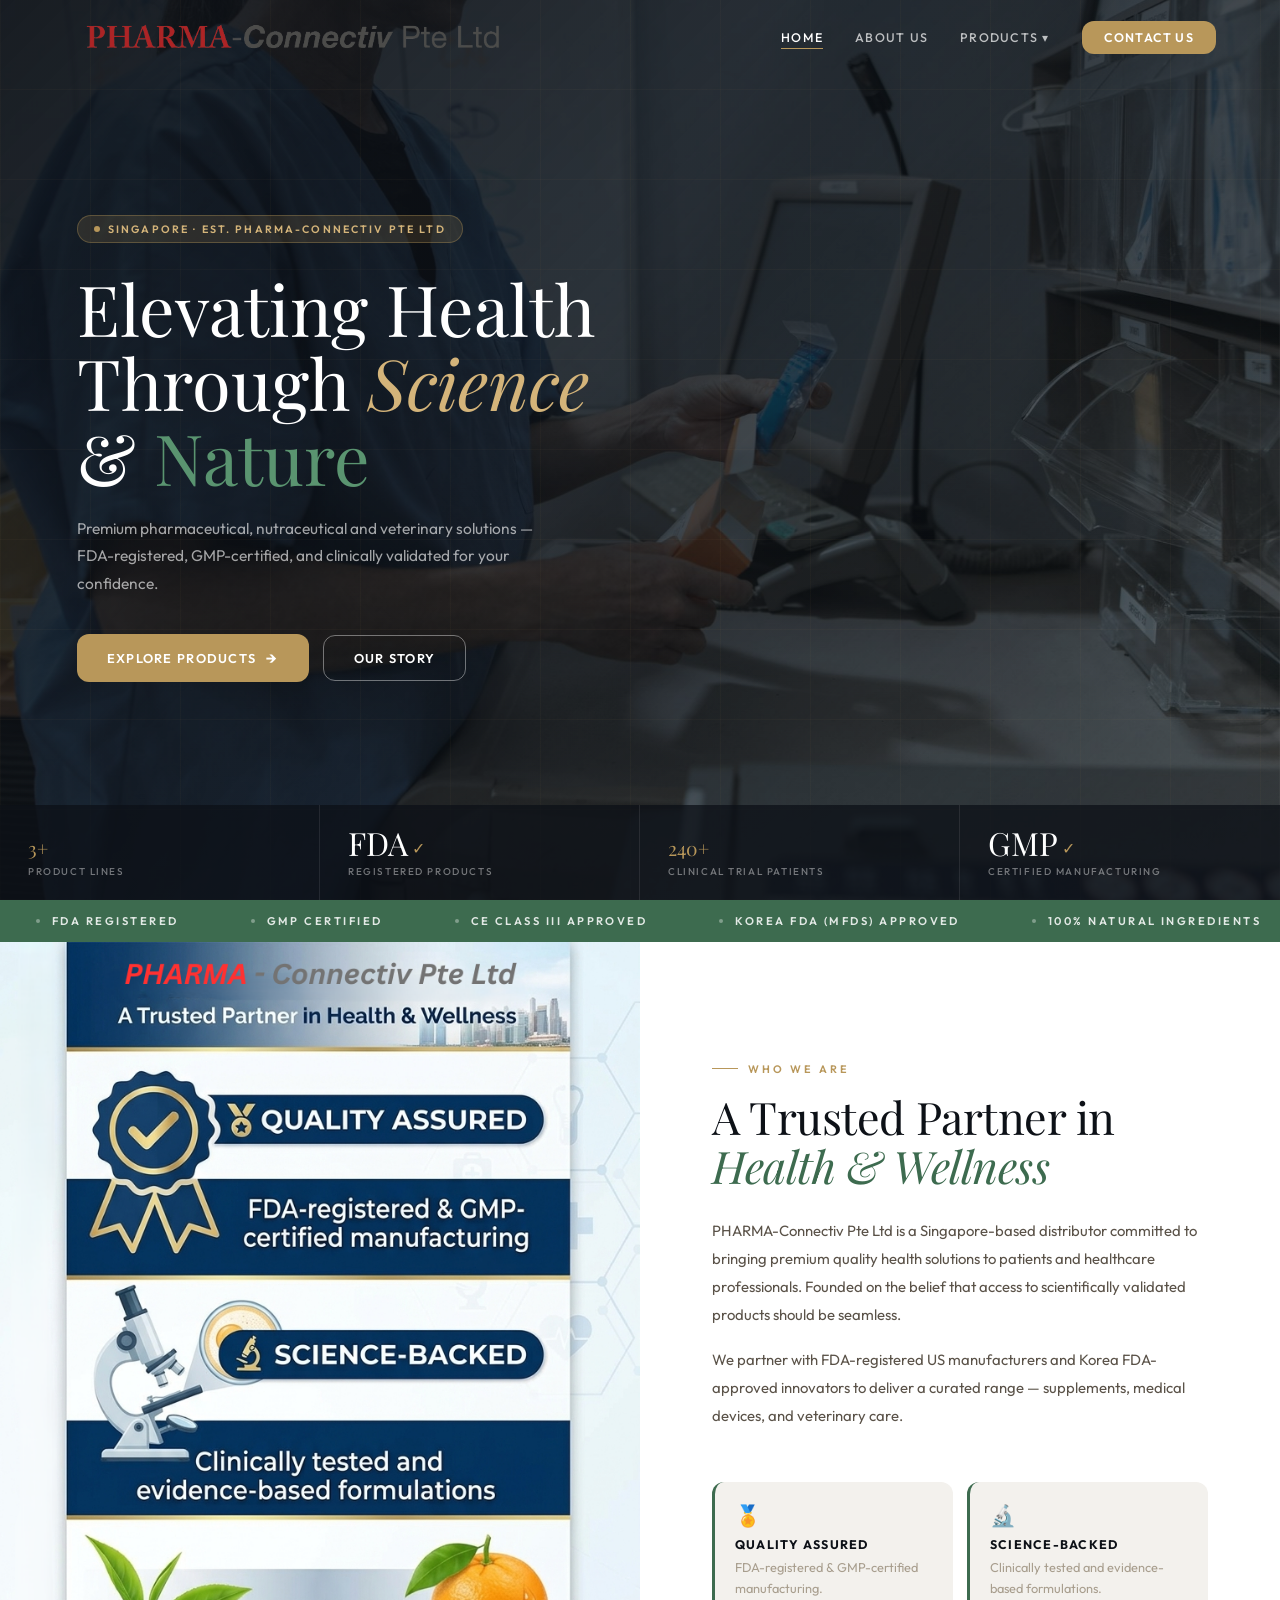
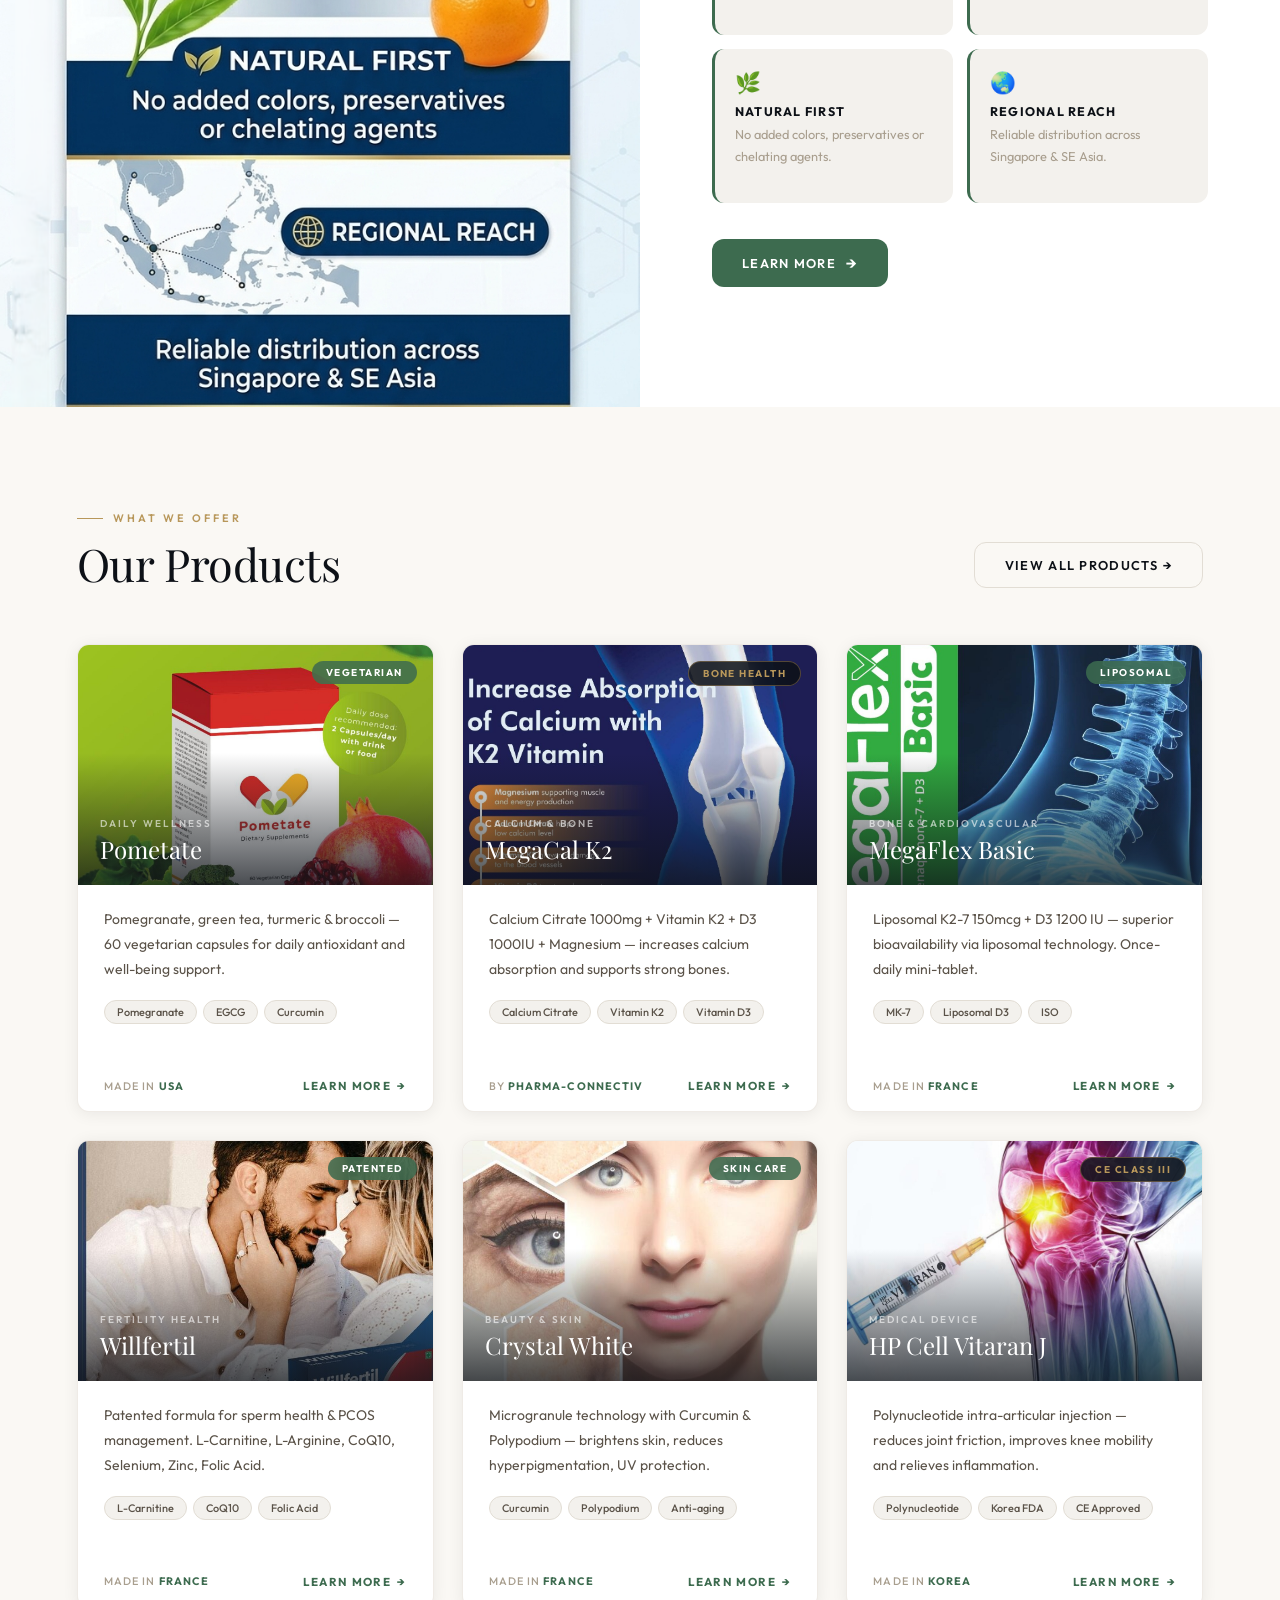
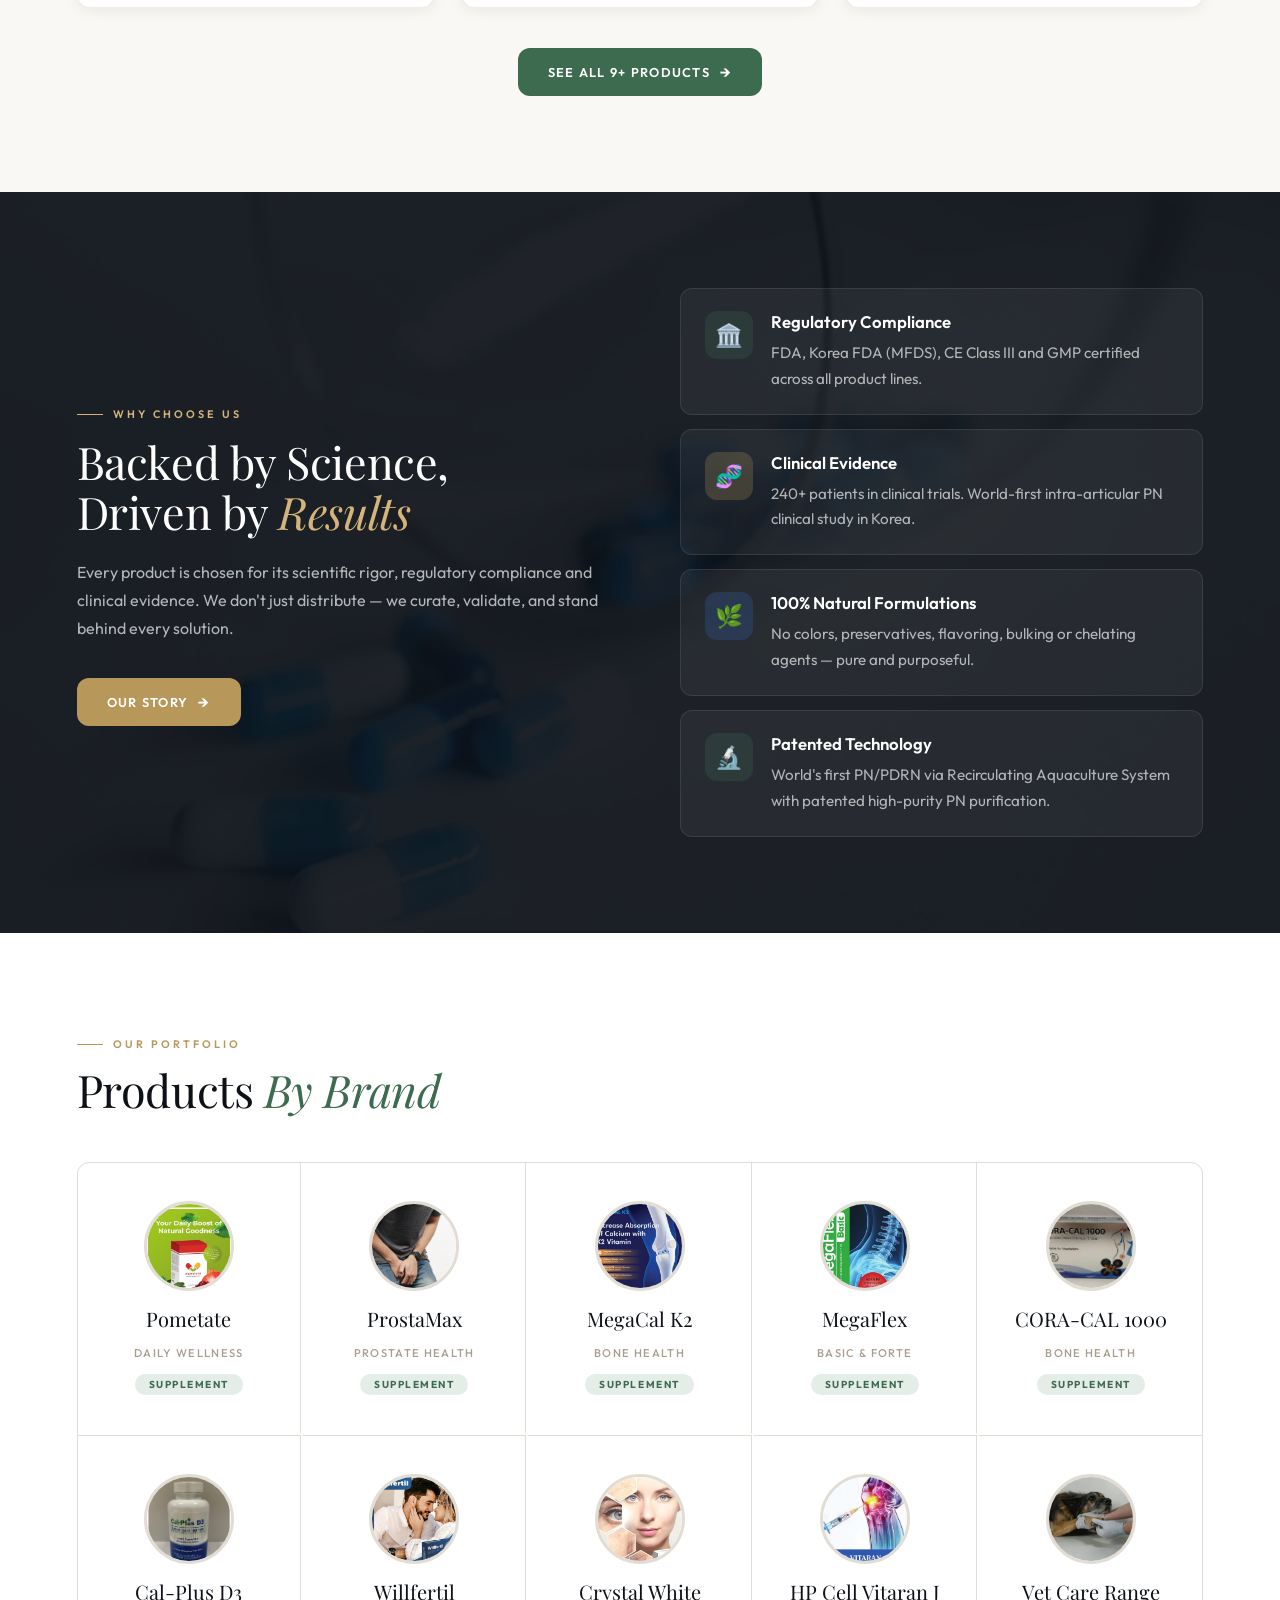
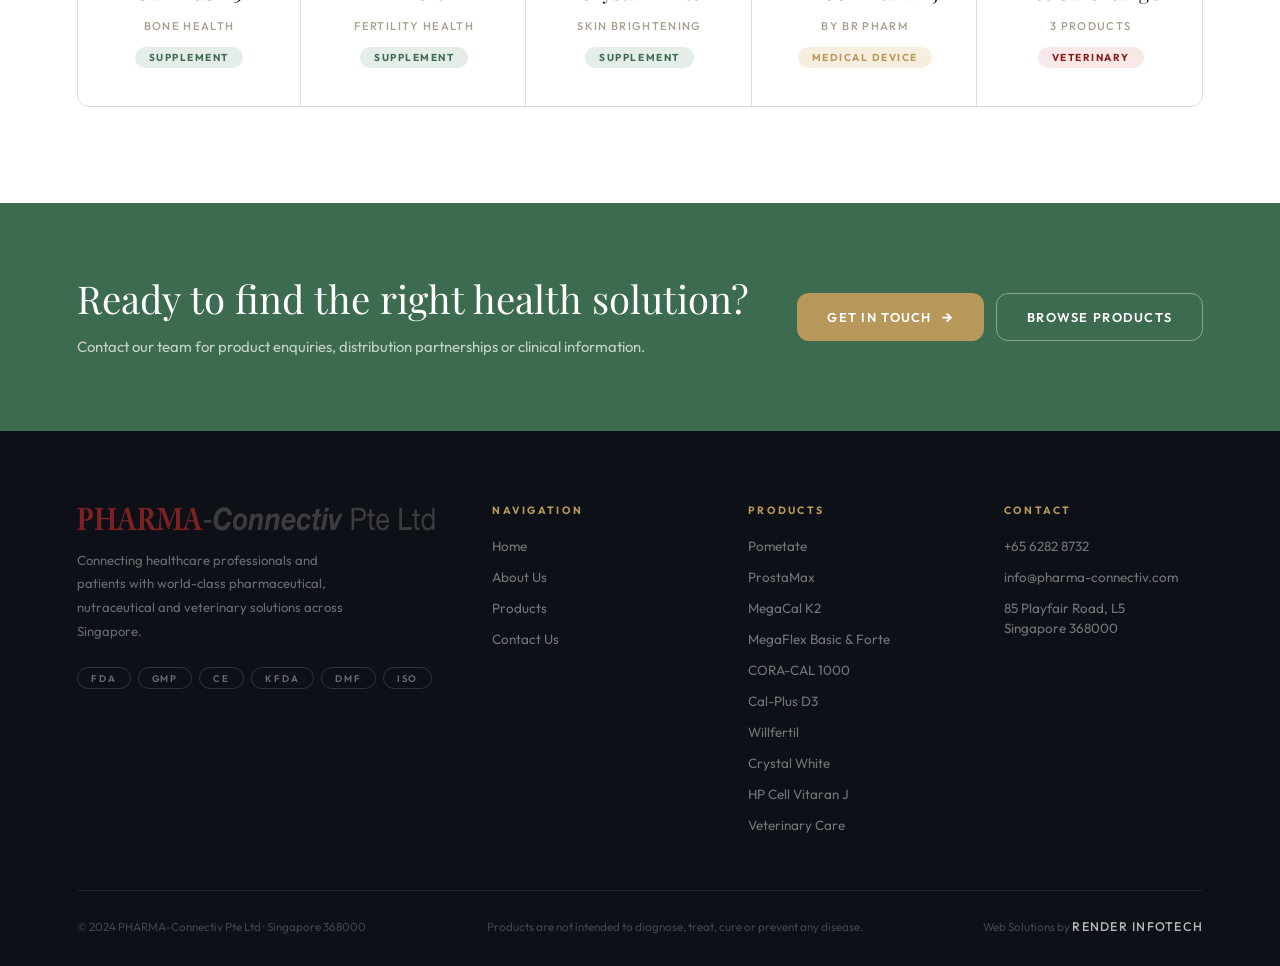
<file: index.html>
<!doctype html>
<html lang="en">
  <head>
    <meta charset="UTF-8" />
    <meta name="viewport" content="width=device-width,initial-scale=1" />
    <title>PHARMA-Connectiv Pte Ltd | Health Solutions Singapore</title>
    <meta
      name="description"
      content="Premium pharmaceutical, nutraceutical and veterinary health products distributed across Singapore. FDA registered, GMP certified."
    />
    <link rel="stylesheet" href="css/styles.css" />
    <style>
      /* ── HOME HERO ── */
      #hero {
        position: relative;
        min-height: 100vh;
        display: flex;
        flex-direction: column;
        overflow: hidden;
        padding-top: 72px;
      }
      .hero-bg {
        position: absolute;
        inset: 0;
        background: url("assets/images/home-page-hero.jpg") center 40% / cover
          no-repeat;
        transform: scale(1.04);
        animation: hzoom 14s ease-out forwards;
      }
      @keyframes hzoom {
        to {
          transform: scale(1);
        }
      }
      .hero-overlay {
        position: absolute;
        inset: 0;
        background: linear-gradient(
          135deg,
          rgba(13, 17, 23, 0.95) 0%,
          rgba(13, 17, 23, 0.8) 50%,
          rgba(13, 17, 23, 0.55) 100%
        );
      }
      .hero-grid {
        position: absolute;
        inset: 0;
        pointer-events: none;
        background-image:
          repeating-linear-gradient(
            90deg,
            rgba(184, 151, 90, 0.04) 0,
            rgba(184, 151, 90, 0.04) 1px,
            transparent 1px,
            transparent 90px
          ),
          repeating-linear-gradient(
            0deg,
            rgba(184, 151, 90, 0.04) 0,
            rgba(184, 151, 90, 0.04) 1px,
            transparent 1px,
            transparent 90px
          );
      }

      /* Hero body: flex-1 fills space above stats, vertically centered */
      .hero-body {
        position: relative;
        z-index: 2;
        padding: 80px 6% 60px;
        flex: 1;
        display: flex;
        flex-direction: column;
        justify-content: center;
      }
      .hero-pill {
        display: inline-flex;
        align-items: center;
        gap: 8px;
        background: rgba(184, 151, 90, 0.16);
        border: 1px solid rgba(184, 151, 90, 0.35);
        border-radius: 100px;
        padding: 6px 16px;
        font-size: 0.67rem;
        letter-spacing: 0.2em;
        text-transform: uppercase;
        font-weight: 600;
        color: var(--gold-light);
        margin-bottom: 28px;
        animation: slin 1s 0.15s both;
        width: fit-content;
      }
      .hero-pill::before {
        content: "";
        width: 6px;
        height: 6px;
        border-radius: 50%;
        background: var(--gold);
        flex-shrink: 0;
      }
      .hero-h1 {
        font-family: "Playfair Display", serif;
        font-size: clamp(2.6rem, 5.5vw, 5.2rem);
        font-weight: 400;
        color: #fff;
        line-height: 1.06;
        margin-bottom: 20px;
        animation: slin 1s 0.3s both;
      }
      .hero-h1 .i {
        font-style: italic;
        color: var(--gold-light);
      }
      .hero-h1 .g {
        color: var(--sage-light);
      }
      .hero-sub {
        font-size: 0.97rem;
        line-height: 1.8;
        color: rgba(255, 255, 255, 0.62);
        max-width: 480px;
        margin-bottom: 36px;
        animation: slin 1s 0.45s both;
      }

      /* ── BUTTONS — Never overlap, always wrap cleanly ── */
      .hero-btns {
        display: flex;
        flex-wrap: wrap; /* wraps to next line on small screens */
        gap: 14px;
        align-items: center;
        animation: slin 1s 0.6s both;
      }
      .hero-btns .btn {
        flex-shrink: 0; /* buttons never squish */
        min-width: max-content; /* prevents text wrapping inside button */
      }
      @keyframes slin {
        from {
          opacity: 0;
          transform: translateX(-28px);
        }
        to {
          opacity: 1;
          transform: none;
        }
      }

      /* Stats bar: always at bottom, never overlaps body */
      .hero-stats {
        position: relative;
        z-index: 2;
        display: grid;
        grid-template-columns: repeat(4, 1fr);
        flex-shrink: 0; /* never compressed by flex */
        animation: fadeup 1s 0.8s both;
      }
      @keyframes fadeup {
        from {
          opacity: 0;
          transform: translateY(16px);
        }
        to {
          opacity: 1;
          transform: none;
        }
      }
      .hstat {
        padding: 22px 28px;
        border-right: 1px solid rgba(255, 255, 255, 0.09);
        background: rgba(13, 17, 23, 0.75);
        backdrop-filter: blur(14px);
      }
      .hstat:last-child {
        border-right: none;
      }
      .hstat-num {
        font-family: "Playfair Display", serif;
        font-size: 2rem;
        font-weight: 400;
        color: #fff;
        line-height: 1;
      }
      .hstat-num span {
        color: var(--gold);
        font-size: 1.2rem;
      }
      .hstat-lbl {
        font-size: 0.62rem;
        letter-spacing: 0.16em;
        text-transform: uppercase;
        color: rgba(255, 255, 255, 0.42);
        margin-top: 6px;
        font-weight: 500;
      }

      /* About strip */
      .about-strip {
        display: grid;
        grid-template-columns: 1fr 1fr;
        min-height: 680px;
      }
      .as-img {
        position: relative;
        overflow: hidden;
      }
      .as-img img {
        width: 100%;
        height: 100%;
        object-fit: cover;
        transition: transform 0.8s ease;
      }
      .as-img:hover img {
        transform: scale(1.04);
      }
      .as-badge {
        position: absolute;
        bottom: 36px;
        left: 36px;
        background: rgba(13, 17, 23, 0.88);
        backdrop-filter: blur(16px);
        border: 1px solid rgba(255, 255, 255, 0.12);
        border-radius: var(--r);
        padding: 22px 26px;
      }
      .as-badge-num {
        font-family: "Playfair Display", serif;
        font-size: 2.6rem;
        font-weight: 400;
        color: var(--gold);
        line-height: 1;
      }
      .as-badge-txt {
        font-size: 0.7rem;
        letter-spacing: 0.14em;
        text-transform: uppercase;
        color: rgba(255, 255, 255, 0.6);
        margin-top: 7px;
        font-weight: 600;
        line-height: 1.5;
      }
      .as-text {
        padding: 90px 72px;
        display: flex;
        flex-direction: column;
        justify-content: center;
        background: #fff;
      }
      .as-text h2 {
        font-size: clamp(2rem, 3.5vw, 2.9rem);
        margin: 16px 0 26px;
      }
      .as-text p {
        font-size: 0.93rem;
        line-height: 1.9;
        color: var(--grey-4);
        margin-bottom: 16px;
      }
      .as-pillars {
        display: grid;
        grid-template-columns: 1fr 1fr;
        gap: 14px;
        margin-top: 36px;
      }
      .pillar {
        padding: 20px;
        background: var(--grey-1);
        border-radius: var(--r);
        border-left: 3px solid var(--sage);
        transition: box-shadow 0.3s;
      }
      .pillar:hover {
        box-shadow: var(--shadow-sm);
      }
      .pillar-icon {
        font-size: 1.3rem;
        margin-bottom: 9px;
      }
      .pillar h4 {
        font-size: 0.78rem;
        letter-spacing: 0.1em;
        text-transform: uppercase;
        font-weight: 700;
        color: var(--ink);
        margin-bottom: 5px;
      }
      .pillar p {
        font-size: 0.8rem;
        color: var(--grey-3);
        line-height: 1.65;
      }

      /* Products preview */
      .section-hdr {
        display: flex;
        justify-content: space-between;
        align-items: flex-end;
        margin-bottom: 56px;
        flex-wrap: wrap;
        gap: 20px;
      }
      .section-hdr h2 {
        font-size: clamp(2rem, 3.5vw, 2.9rem);
        margin-top: 14px;
      }

      /* Trust dark section */
      .trust-sec {
        background: var(--ink);
        position: relative;
        overflow: hidden;
      }
      .trust-bg-img {
        position: absolute;
        inset: 0;
        object-fit: cover;
        width: 100%;
        height: 100%;
        opacity: 0.08;
      }
      .trust-inner {
        position: relative;
        z-index: 1;
        display: grid;
        grid-template-columns: 1fr 1fr;
        gap: 80px;
        align-items: center;
      }
      .trust-text h2 {
        font-size: clamp(2rem, 3.5vw, 3rem);
        color: #fff;
        margin: 16px 0 22px;
      }
      .trust-text p {
        font-size: 1rem;
        line-height: 1.75;
        color: rgba(255, 255, 255, 0.68);
      }
      .trust-cards {
        display: flex;
        flex-direction: column;
        gap: 14px;
      }
      .tc {
        display: flex;
        gap: 18px;
        align-items: flex-start;
        padding: 22px 24px;
        background: rgba(255, 255, 255, 0.05);
        border: 1px solid rgba(255, 255, 255, 0.09);
        border-radius: var(--r);
        transition:
          background 0.3s,
          border-color 0.3s;
      }
      .tc:hover {
        background: rgba(255, 255, 255, 0.08);
        border-color: rgba(184, 151, 90, 0.3);
      }
      .tc-icon {
        width: 48px;
        height: 48px;
        border-radius: var(--r);
        display: flex;
        align-items: center;
        justify-content: center;
        font-size: 1.4rem;
        flex-shrink: 0;
      }
      .tci-sage {
        background: rgba(61, 107, 79, 0.25);
      }
      .tci-gold {
        background: rgba(184, 151, 90, 0.25);
      }
      .tci-blue {
        background: rgba(59, 100, 180, 0.25);
      }
      .tc-title {
        font-size: 1.05rem;
        font-weight: 600;
        color: #fff;
        margin-bottom: 8px;
      }
      .tc-desc {
        font-size: 0.95rem;
        line-height: 1.7;
        color: rgba(255, 255, 255, 0.65);
      }

      /* Brands */
      .brands-grid {
        display: grid;
        grid-template-columns: repeat(5, 1fr);
        gap: 2px;
        margin-top: 48px;
        border: 1px solid var(--grey-2);
        border-radius: 12px;
        overflow: hidden;
      }
      .brand-tile {
        display: flex;
        flex-direction: column;
        align-items: center;
        gap: 14px;
        padding: 38px 20px;
        text-align: center;
        border-right: 1px solid var(--grey-2);
        transition: background 0.3s;
        cursor: pointer;
        text-decoration: none;
      }
      /* .brand-tile:last-child {
        border-right: none;
      } */
      .brand-tile:nth-child(5n) {
        border-right: none;
      }
      .brand-tile:nth-child(n + 6) {
        border-top: 1px solid var(--grey-2);
      }
      .brand-tile:hover {
        background: var(--grey-1);
      }
      .bt-img {
        width: 90px;
        height: 90px;
        border-radius: 50%;
        overflow: hidden;
        border: 3px solid var(--grey-2);
        transition: border-color 0.3s;
      }
      .brand-tile:hover .bt-img {
        border-color: var(--sage);
      }
      .bt-img img {
        width: 100%;
        height: 100%;
        object-fit: cover;
      }
      .bt-name {
        font-family: "Playfair Display", serif;
        font-size: 1.25rem;
        font-weight: 400;
        color: var(--ink);
      }
      .bt-sub {
        font-size: 0.7rem;
        letter-spacing: 0.12em;
        text-transform: uppercase;
        color: var(--grey-3);
        font-weight: 500;
      }
      .bt-chip {
        padding: 4px 14px;
        border-radius: 100px;
        font-size: 0.63rem;
        letter-spacing: 0.15em;
        text-transform: uppercase;
        font-weight: 700;
      }
      .chip-sage {
        background: var(--sage-pale);
        color: var(--sage);
      }
      .chip-gold {
        background: var(--gold-pale);
        color: var(--gold);
      }
      .chip-blue {
        background: #e8eef8;
        color: #2a5298;
      }
      .chip-red {
        background: #f8e8e8;
        color: #8b1a1a;
      }

      @media (max-width: 1100px) {
        .brands-grid {
          grid-template-columns: repeat(5, 1fr);
        }
      }
      @media (max-width: 1024px) {
        .hero-stats {
          grid-template-columns: 1fr 1fr;
        }
        .hstat {
          padding: 18px 20px;
        }
      }
      @media (max-width: 900px) {
        .about-strip {
          grid-template-columns: 1fr;
        }
        .as-img {
          min-height: 360px;
        }
        .as-text {
          padding: 52px 32px;
        }
        .trust-inner {
          grid-template-columns: 1fr;
        }
        .brands-grid {
          /* grid-template-columns: 1fr 1fr; */
          grid-template-columns: repeat(2, 1fr);
        }
        .brand-tile:nth-child(2) {
          border-right: none;
        }
        .brand-tile:nth-child(n + 3) {
          border-top: 1px solid var(--grey-2);
        }
      }
      @media (max-width: 600px) {
        .hero-stats {
          grid-template-columns: 1fr 1fr;
        }
        .hstat {
          padding: 14px 16px;
        }
        .hstat-num {
          font-size: 1.5rem;
        }
        .as-pillars {
          grid-template-columns: 1fr;
        }
        .brands-grid {
          /* grid-template-columns: 1fr; */
          grid-template-columns: repeat(2, 1fr);
        }
        .brand-tile {
          border-right: none !important;
          border-bottom: 1px solid var(--grey-2);
        }
        .hero-btns {
          flex-direction: column;
          align-items: flex-start;
        }
        .hero-btns .btn {
          width: 100%;
          justify-content: center;
        }
      }
      @media (max-width: 400px) {
        .hero-stats {
          grid-template-columns: 1fr 1fr;
        }
        .hstat {
          padding: 12px;
        }
        .hstat-num {
          font-size: 1.3rem;
        }
        .hstat-lbl {
          font-size: 0.55rem;
          letter-spacing: 0.1em;
        }
      }
    </style>
  </head>
  <body>
    <!-- NAVBAR -->
    <nav id="navbar">
      <a
        href="index.html"
        class="nav-logo"
        aria-label="PHARMA-Connectiv Pte Ltd"
      >
        <img
          src="assets/images/logo-new.png"
          alt="PHARMA-Connectiv Pte Ltd"
          height="36"
        />
        <!-- <div class="nav-logo-main">PHARMA<span>-Connectiv</span></div>
        <div class="nav-logo-sub">Pte Ltd · Singapore</div> -->
      </a>
      <ul class="nav-links">
        <li><a href="index.html" class="active">Home</a></li>
        <li><a href="about.html">About Us</a></li>
        <li class="nav-has-drop">
          <a href="products.html">Products ▾</a>
          <div class="nav-drop">
            <a href="products.html"
              ><span class="nav-drop-icon">💊</span>All Products</a
            >
            <a href="pometate.html"
              ><span class="nav-drop-icon">🌿</span>Pometate</a
            >
            <a href="prostamax.html"
              ><span class="nav-drop-icon">🛡️</span>ProstaMax</a
            >
            <a href="megacal.html"
              ><span class="nav-drop-icon">🦴</span>MegaCal K2</a
            >
            <a href="megaflex.html"
              ><span class="nav-drop-icon">🔩</span>MegaFlex Basic &amp;
              Forte</a
            >
            <a href="coracal.html"
              ><span class="nav-drop-icon">🧪</span>CORA-CAL 1000</a
            >
            <a href="calplusd3.html"
              ><span class="nav-drop-icon">💧</span>Cal-Plus D3</a
            >
            <a href="willfertil.html"
              ><span class="nav-drop-icon">👫</span>Willfertil</a
            >
            <a href="crystal-white.html"
              ><span class="nav-drop-icon">✨</span>Crystal White</a
            >
            <a href="vitaran.html"
              ><span class="nav-drop-icon">💉</span>HP Cell Vitaran J</a
            >
            <a href="vetcare.html"
              ><span class="nav-drop-icon">🐾</span>Veterinary Care</a
            >
          </div>
        </li>
        <li><a href="contact.html" class="nav-cta">Contact Us</a></li>
      </ul>
      <button class="nav-toggle" id="nav-toggle" aria-label="Menu">
        <span></span><span></span><span></span>
      </button>
    </nav>
    <div class="nav-drawer" id="nav-drawer">
      <a href="index.html">Home</a>
      <a href="about.html">About Us</a>
      <a href="products.html">All Products</a>
      <a href="pometate.html">Pometate</a>
      <a href="prostamax.html">ProstaMax</a>
      <a href="megacal.html">MegaCal K2</a>
      <a href="megaflex.html">MegaFlex Basic &amp; Forte</a
      ><a href="coracal.html">CORA-CAL 1000</a
      ><a href="calplusd3.html">Cal-Plus D3</a
      ><a href="willfertil.html">Willfertil</a>
      <a href="crystal-white.html">Crystal White</a>
      <a href="vitaran.html">HP Cell Vitaran J</a>
      <a href="vetcare.html">Veterinary Care</a>
      <a href="contact.html" class="drawer-cta">Contact Us</a>
    </div>

    <!-- HERO -->
    <section id="hero">
      <div class="hero-bg"></div>
      <div class="hero-overlay"></div>
      <div class="hero-grid"></div>
      <div class="hero-body">
        <div class="hero-pill">Singapore · Est. PHARMA-Connectiv Pte Ltd</div>
        <h1 class="hero-h1">
          Elevating Health<br />Through <span class="i">Science</span
          ><br />&amp; <span class="g">Nature</span>
        </h1>
        <p class="hero-sub">
          Premium pharmaceutical, nutraceutical and veterinary solutions —
          FDA-registered, GMP-certified, and clinically validated for your
          confidence.
        </p>
        <div class="hero-btns">
          <a href="products.html" class="btn btn-gold btn-arrow"
            >Explore Products</a
          >
          <a href="about.html" class="btn btn-ghost">Our Story</a>
        </div>
      </div>
      <div class="hero-stats">
        <div class="hstat">
          <div class="hstat-num">
            <span data-count="3" data-suffix="+">3+</span>
          </div>
          <div class="hstat-lbl">Product Lines</div>
        </div>
        <div class="hstat">
          <div class="hstat-num">
            FDA<span
              style="font-size: 1rem; vertical-align: middle; margin-left: 4px"
              >✓</span
            >
          </div>
          <div class="hstat-lbl">Registered Products</div>
        </div>
        <div class="hstat">
          <div class="hstat-num">
            <span data-count="240" data-suffix="+">240+</span>
          </div>
          <div class="hstat-lbl">Clinical Trial Patients</div>
        </div>
        <div class="hstat">
          <div class="hstat-num">
            GMP<span
              style="font-size: 1rem; vertical-align: middle; margin-left: 4px"
              >✓</span
            >
          </div>
          <div class="hstat-lbl">Certified Manufacturing</div>
        </div>
      </div>
    </section>

    <!-- MARQUEE -->
    <div class="marquee-wrap" aria-hidden="true">
      <div class="marquee-track">
        <span class="marquee-item"
          ><span class="marquee-dot"></span>FDA Registered</span
        >
        <span class="marquee-item"
          ><span class="marquee-dot"></span>GMP Certified</span
        >
        <span class="marquee-item"
          ><span class="marquee-dot"></span>CE Class III Approved</span
        >
        <span class="marquee-item"
          ><span class="marquee-dot"></span>Korea FDA (MFDS) Approved</span
        >
        <span class="marquee-item"
          ><span class="marquee-dot"></span>100% Natural Ingredients</span
        >
        <span class="marquee-item"
          ><span class="marquee-dot"></span>Vegetarian Formulas</span
        >
        <span class="marquee-item"
          ><span class="marquee-dot"></span>Clinically Tested</span
        >
        <span class="marquee-item"
          ><span class="marquee-dot"></span>ISO Certified</span
        >
        <span class="marquee-item"
          ><span class="marquee-dot"></span>FDA Registered</span
        >
        <span class="marquee-item"
          ><span class="marquee-dot"></span>GMP Certified</span
        >
        <span class="marquee-item"
          ><span class="marquee-dot"></span>CE Class III Approved</span
        >
        <span class="marquee-item"
          ><span class="marquee-dot"></span>Korea FDA (MFDS) Approved</span
        >
        <span class="marquee-item"
          ><span class="marquee-dot"></span>100% Natural Ingredients</span
        >
        <span class="marquee-item"
          ><span class="marquee-dot"></span>Vegetarian Formulas</span
        >
        <span class="marquee-item"
          ><span class="marquee-dot"></span>Clinically Tested</span
        >
        <span class="marquee-item"
          ><span class="marquee-dot"></span>ISO Certified</span
        >
      </div>
    </div>

    <!-- ABOUT STRIP -->
    <div class="about-strip">
      <div class="as-img reveal">
        <img
          src="assets/images/who-we-are.png"
          alt="Pometate — natural ingredients including pomegranate, turmeric, broccoli and green tea"
          loading="lazy"
        />
        <!-- <div class="as-badge">
          <div class="as-badge-num">100%</div>
          <div class="as-badge-txt">Natural &amp;<br />Certified Quality</div>
        </div> -->
      </div>
      <div class="as-text">
        <div class="eyebrow reveal">Who We Are</div>
        <h2 class="display reveal rv1">
          A Trusted Partner in<br /><em>Health &amp; Wellness</em>
        </h2>
        <p class="reveal rv2">
          PHARMA-Connectiv Pte Ltd is a Singapore-based distributor committed to
          bringing premium quality health solutions to patients and healthcare
          professionals. Founded on the belief that access to scientifically
          validated products should be seamless.
        </p>
        <p class="reveal rv2">
          We partner with FDA-registered US manufacturers and Korea FDA-approved
          innovators to deliver a curated range — supplements, medical devices,
          and veterinary care.
        </p>
        <div class="as-pillars reveal rv3">
          <div class="pillar">
            <div class="pillar-icon">🏅</div>
            <h4>Quality Assured</h4>
            <p>FDA-registered &amp; GMP-certified manufacturing.</p>
          </div>
          <div class="pillar">
            <div class="pillar-icon">🔬</div>
            <h4>Science-Backed</h4>
            <p>Clinically tested and evidence-based formulations.</p>
          </div>
          <div class="pillar">
            <div class="pillar-icon">🌿</div>
            <h4>Natural First</h4>
            <p>No added colors, preservatives or chelating agents.</p>
          </div>
          <div class="pillar">
            <div class="pillar-icon">🌏</div>
            <h4>Regional Reach</h4>
            <p>Reliable distribution across Singapore &amp; SE Asia.</p>
          </div>
        </div>
        <div class="reveal rv4" style="margin-top: 36px">
          <a href="about.html" class="btn btn-sage btn-arrow">Learn More</a>
        </div>
      </div>
    </div>

    <!-- PRODUCTS PREVIEW -->
    <section class="section" style="background: var(--cream)">
      <div class="section-hdr">
        <div>
          <div class="eyebrow reveal">What We Offer</div>
          <h2 class="display reveal rv1">Our Products</h2>
        </div>
        <a href="products.html" class="btn btn-outline reveal rv2"
          >View All Products →</a
        >
      </div>
      <div class="products-grid">
        <a href="pometate.html" class="pcard reveal">
          <div class="pcard-img">
            <img
              src="assets/images/home-pometate-wide.jpg"
              alt="Pometate supplement"
              loading="lazy"
            />
            <div class="pcard-gradient"></div>
            <span class="pcard-badge badge-green">Vegetarian</span>
            <div class="pcard-overlay-text">
              <div class="pcard-cat">Daily Wellness</div>
              <div class="pcard-name">Pometate</div>
            </div>
          </div>
          <div class="pcard-body">
            <p>
              Pomegranate, green tea, turmeric &amp; broccoli — 60 vegetarian
              capsules for daily antioxidant and well-being support.
            </p>
            <div class="tag-row">
              <span class="tag">Pomegranate</span><span class="tag">EGCG</span
              ><span class="tag">Curcumin</span>
            </div>
          </div>
          <div class="pcard-foot">
            <div class="pcard-origin">Made in <strong>USA</strong></div>
            <span class="pcard-link">Learn More</span>
          </div>
        </a>
        <a href="megacal.html" class="pcard reveal rv1">
          <div class="pcard-img">
            <img
              src="assets/images/megacal-prod.jpg"
              alt="MegaCal K2 bone health"
              loading="lazy"
            />
            <div class="pcard-gradient"></div>
            <span class="pcard-badge badge-navy">Bone Health</span>
            <div class="pcard-overlay-text">
              <div class="pcard-cat">Calcium &amp; Bone</div>
              <div class="pcard-name">MegaCal K2</div>
            </div>
          </div>
          <div class="pcard-body">
            <p>
              Calcium Citrate 1000mg + Vitamin K2 + D3 1000IU + Magnesium —
              increases calcium absorption and supports strong bones.
            </p>
            <div class="tag-row">
              <span class="tag">Calcium Citrate</span
              ><span class="tag">Vitamin K2</span
              ><span class="tag">Vitamin D3</span>
            </div>
          </div>
          <div class="pcard-foot">
            <div class="pcard-origin">By <strong>PHARMA-Connectiv</strong></div>
            <span class="pcard-link">Learn More</span>
          </div>
        </a>
        <a href="megaflex.html" class="pcard reveal rv2">
          <div class="pcard-img">
            <img
              src="assets/images/megaflex-basic-hero.jpg"
              alt="MegaFlex K2 D3"
              loading="lazy"
            />
            <div class="pcard-gradient"></div>
            <span class="pcard-badge badge-green">Liposomal</span>
            <div class="pcard-overlay-text">
              <div class="pcard-cat">Bone &amp; Cardiovascular</div>
              <div class="pcard-name">MegaFlex Basic</div>
            </div>
          </div>
          <div class="pcard-body">
            <p>
              Liposomal K2-7 150mcg + D3 1200 IU — superior bioavailability via
              liposomal technology. Once-daily mini-tablet.
            </p>
            <div class="tag-row">
              <span class="tag">MK-7</span><span class="tag">Liposomal D3</span
              ><span class="tag">ISO</span>
            </div>
          </div>
          <div class="pcard-foot">
            <div class="pcard-origin">Made in <strong>France</strong></div>
            <span class="pcard-link">Learn More</span>
          </div>
        </a>
        <a href="willfertil.html" class="pcard reveal">
          <div class="pcard-img">
            <img
              src="assets/images/willfertil-card.jpg"
              alt="Willfertil fertility"
              loading="lazy"
            />
            <div class="pcard-gradient"></div>
            <span class="pcard-badge badge-green">Patented</span>
            <div class="pcard-overlay-text">
              <div class="pcard-cat">Fertility Health</div>
              <div class="pcard-name">Willfertil</div>
            </div>
          </div>
          <div class="pcard-body">
            <p>
              Patented formula for sperm health &amp; PCOS management.
              L-Carnitine, L-Arginine, CoQ10, Selenium, Zinc, Folic Acid.
            </p>
            <div class="tag-row">
              <span class="tag">L-Carnitine</span><span class="tag">CoQ10</span
              ><span class="tag">Folic Acid</span>
            </div>
          </div>
          <div class="pcard-foot">
            <div class="pcard-origin">Made in <strong>France</strong></div>
            <span class="pcard-link">Learn More</span>
          </div>
        </a>
        <a href="crystal-white.html" class="pcard reveal rv1">
          <div class="pcard-img">
            <img
              src="assets/images/crystal-white-card.jpg"
              alt="Crystal White skin brightening"
              loading="lazy"
            />
            <div class="pcard-gradient"></div>
            <span class="pcard-badge badge-green">Skin Care</span>
            <div class="pcard-overlay-text">
              <div class="pcard-cat">Beauty &amp; Skin</div>
              <div class="pcard-name">Crystal White</div>
            </div>
          </div>
          <div class="pcard-body">
            <p>
              Microgranule technology with Curcumin &amp; Polypodium — brightens
              skin, reduces hyperpigmentation, UV protection.
            </p>
            <div class="tag-row">
              <span class="tag">Curcumin</span
              ><span class="tag">Polypodium</span
              ><span class="tag">Anti-aging</span>
            </div>
          </div>
          <div class="pcard-foot">
            <div class="pcard-origin">Made in <strong>France</strong></div>
            <span class="pcard-link">Learn More</span>
          </div>
        </a>
        <a href="vitaran.html" class="pcard reveal rv2">
          <div class="pcard-img">
            <img
              src="assets/images/home-banner-v2.jpg"
              alt="HP Cell Vitaran J joint"
              loading="lazy"
            />
            <div class="pcard-gradient"></div>
            <span class="pcard-badge badge-navy">CE Class III</span>
            <div class="pcard-overlay-text">
              <div class="pcard-cat">Medical Device</div>
              <div class="pcard-name">HP Cell Vitaran J</div>
            </div>
          </div>
          <div class="pcard-body">
            <p>
              Polynucleotide intra-articular injection — reduces joint friction,
              improves knee mobility and relieves inflammation.
            </p>
            <div class="tag-row">
              <span class="tag">Polynucleotide</span
              ><span class="tag">Korea FDA</span
              ><span class="tag">CE Approved</span>
            </div>
          </div>
          <div class="pcard-foot">
            <div class="pcard-origin">Made in <strong>Korea</strong></div>
            <span class="pcard-link">Learn More</span>
          </div>
        </a>
      </div>
      <div style="text-align: center; margin-top: 40px">
        <a href="products.html" class="btn btn-sage btn-arrow"
          >See All 9+ Products</a
        >
      </div>
    </section>

    <!-- TRUST -->
    <section class="section trust-sec">
      <img
        class="trust-bg-img"
        src="assets/images/why-choose-us.jpg"
        alt=""
        aria-hidden="true"
      />
      <div class="trust-inner">
        <div class="trust-text">
          <div class="eyebrow light reveal">Why Choose Us</div>
          <h2 class="display reveal rv1">
            Backed by Science,<br />Driven by
            <span class="gold-em">Results</span>
          </h2>
          <p class="reveal rv2">
            Every product is chosen for its scientific rigor, regulatory
            compliance and clinical evidence. We don't just distribute — we
            curate, validate, and stand behind every solution.
          </p>
          <div style="margin-top: 36px" class="reveal rv3">
            <a href="about.html" class="btn btn-gold btn-arrow">Our Story</a>
          </div>
        </div>
        <div class="trust-cards">
          <div class="tc reveal">
            <div class="tc-icon tci-sage">🏛️</div>
            <div>
              <div class="tc-title">Regulatory Compliance</div>
              <div class="tc-desc">
                FDA, Korea FDA (MFDS), CE Class III and GMP certified across all
                product lines.
              </div>
            </div>
          </div>
          <div class="tc reveal rv1">
            <div class="tc-icon tci-gold">🧬</div>
            <div>
              <div class="tc-title">Clinical Evidence</div>
              <div class="tc-desc">
                240+ patients in clinical trials. World-first intra-articular PN
                clinical study in Korea.
              </div>
            </div>
          </div>
          <div class="tc reveal rv2">
            <div class="tc-icon tci-blue">🌿</div>
            <div>
              <div class="tc-title">100% Natural Formulations</div>
              <div class="tc-desc">
                No colors, preservatives, flavoring, bulking or chelating agents
                — pure and purposeful.
              </div>
            </div>
          </div>
          <div class="tc reveal rv3">
            <div class="tc-icon tci-sage">🔬</div>
            <div>
              <div class="tc-title">Patented Technology</div>
              <div class="tc-desc">
                World's first PN/PDRN via Recirculating Aquaculture System with
                patented high-purity PN purification.
              </div>
            </div>
          </div>
        </div>
      </div>
    </section>

    <!-- BRANDS -->
    <section class="section" style="background: var(--white)">
      <div class="eyebrow reveal">Our Portfolio</div>
      <h2
        class="display reveal rv1"
        style="margin-top: 14px; font-size: clamp(2rem, 3.5vw, 3rem)"
      >
        Products <em>By Brand</em>
      </h2>
      <div class="brands-grid">
        <a href="pometate.html" class="brand-tile reveal"
          ><div class="bt-img">
            <img src="assets/images/pometate-product-crop.jpg" alt="Pometate" />
          </div>
          <div class="bt-name">Pometate</div>
          <div class="bt-sub">Daily Wellness</div>
          <div class="bt-chip chip-sage">Supplement</div></a
        >
        <a href="prostamax.html" class="brand-tile reveal rv1"
          ><div class="bt-img">
            <img src="assets/images/prostamax-hero-clean.jpg" alt="ProstaMax" />
          </div>
          <div class="bt-name">ProstaMax</div>
          <div class="bt-sub">Prostate Health</div>
          <div class="bt-chip chip-sage">Supplement</div></a
        >
        <a href="megacal.html" class="brand-tile reveal rv2"
          ><div class="bt-img">
            <img src="assets/images/megacal-card.jpg" alt="MegaCal K2" />
          </div>
          <div class="bt-name">MegaCal K2</div>
          <div class="bt-sub">Bone Health</div>
          <div class="bt-chip chip-sage">Supplement</div></a
        >
        <a href="megaflex.html" class="brand-tile reveal rv3"
          ><div class="bt-img">
            <img src="assets/images/megaflex-basic-card.jpg" alt="MegaFlex" />
          </div>
          <div class="bt-name">MegaFlex</div>
          <div class="bt-sub">Basic &amp; Forte</div>
          <div class="bt-chip chip-sage">Supplement</div></a
        >
        <a href="" class="brand-tile reveal rv1"
          ><div class="bt-img">
            <img src="assets/images/coracal.jpg" alt="Crystal White" />
          </div>
          <div class="bt-name">CORA-CAL 1000</div>
          <div class="bt-sub">Bone Health</div>
          <div class="bt-chip chip-sage">Supplement</div></a
        >
        <a href="calplusd3.html" class="brand-tile reveal rv1"
          ><div class="bt-img">
            <img src="assets/images/calplusd3.jpg" alt="Crystal White" />
          </div>
          <div class="bt-name">Cal-Plus D3</div>
          <div class="bt-sub">Bone Health</div>
          <div class="bt-chip chip-sage">Supplement</div></a
        >
        <a href="willfertil.html" class="brand-tile reveal"
          ><div class="bt-img">
            <img src="assets/images/willfertil-card.jpg" alt="Willfertil" />
          </div>
          <div class="bt-name">Willfertil</div>
          <div class="bt-sub">Fertility Health</div>
          <div class="bt-chip chip-sage">Supplement</div></a
        >
        <a href="crystal-white.html" class="brand-tile reveal rv1"
          ><div class="bt-img">
            <img
              src="assets/images/crystal-white-card.jpg"
              alt="Crystal White"
            />
          </div>
          <div class="bt-name">Crystal White</div>
          <div class="bt-sub">Skin Brightening</div>
          <div class="bt-chip chip-sage">Supplement</div></a
        >
        <a href="vitaran.html" class="brand-tile reveal rv2"
          ><div class="bt-img">
            <img
              src="assets/images/vitaran-knee-crop.jpg"
              alt="HP Cell Vitaran J"
            />
          </div>
          <div class="bt-name">HP Cell Vitaran J</div>
          <div class="bt-sub">by BR PHARM</div>
          <div class="bt-chip chip-gold">Medical Device</div></a
        >
        <a href="vetcare.html" class="brand-tile reveal rv3"
          ><div class="bt-img">
            <img src="assets/images/vet-care-hero.jpg" alt="Vet Care" />
          </div>
          <div class="bt-name">Vet Care Range</div>
          <div class="bt-sub">3 Products</div>
          <div class="bt-chip chip-red">Veterinary</div></a
        >
      </div>
    </section>

    <!-- CTA BAND -->
    <section
      style="
        background: var(--sage);
        padding: 72px 6%;
        display: flex;
        align-items: center;
        justify-content: space-between;
        flex-wrap: wrap;
        gap: 28px;
      "
    >
      <div style="flex: 1; min-width: 260px">
        <h2
          style="
            font-family: &quot;Playfair Display&quot;, serif;
            font-size: clamp(1.6rem, 3vw, 2.5rem);
            font-weight: 400;
            color: #fff;
            line-height: 1.2;
          "
        >
          Ready to find the right health solution?
        </h2>
        <p
          style="
            font-size: 0.93rem;
            color: rgba(255, 255, 255, 0.7);
            margin-top: 12px;
            line-height: 1.7;
          "
        >
          Contact our team for product enquiries, distribution partnerships or
          clinical information.
        </p>
      </div>
      <div style="display: flex; gap: 12px; flex-wrap: wrap; flex-shrink: 0">
        <a
          href="contact.html"
          class="btn btn-gold btn-arrow"
          style="min-width: max-content"
          >Get in Touch</a
        >
        <a
          href="products.html"
          class="btn btn-ghost"
          style="min-width: max-content"
          >Browse Products</a
        >
      </div>
    </section>

    <!-- FOOTER -->
    <footer>
      <div class="footer-top">
        <div>
          <!-- <div class="f-brand-name">PHARMA<span>-Connectiv</span></div> -->
          <img
            src="assets/images/footer-logo-new.png"
            alt="PHARMA-Connectiv Pte Ltd"
            class="f-logo-img"
          />
          <p class="f-brand-desc">
            Connecting healthcare professionals and patients with world-class
            pharmaceutical, nutraceutical and veterinary solutions across
            Singapore.
          </p>
          <div class="f-certs">
            <span class="f-cert">FDA</span><span class="f-cert">GMP</span
            ><span class="f-cert">CE</span><span class="f-cert">KFDA</span
            ><span class="f-cert">DMF</span><span class="f-cert">ISO</span>
          </div>
        </div>
        <div class="fcol">
          <h5>Navigation</h5>
          <ul>
            <li><a href="index.html">Home</a></li>
            <li><a href="about.html">About Us</a></li>
            <li><a href="products.html">Products</a></li>
            <li><a href="contact.html">Contact Us</a></li>
          </ul>
        </div>
        <div class="fcol">
          <h5>Products</h5>
          <ul>
            <li><a href="pometate.html">Pometate</a></li>
            <li><a href="prostamax.html">ProstaMax</a></li>
            <li><a href="megacal.html">MegaCal K2</a></li>
            <li><a href="megaflex.html">MegaFlex Basic &amp; Forte</a></li>
            <li><a href="coracal.html">CORA-CAL 1000</a></li>
            <li><a href="calplusd3.html">Cal-Plus D3</a></li>
            <li><a href="willfertil.html">Willfertil</a></li>
            <li><a href="crystal-white.html">Crystal White</a></li>
            <li><a href="vitaran.html">HP Cell Vitaran J</a></li>
            <li><a href="vetcare.html">Veterinary Care</a></li>
          </ul>
        </div>
        <div class="fcol">
          <h5>Contact</h5>
          <ul>
            <li><a href="tel:+6562828732">+65 6282 8732</a></li>
            <li>
              <a href="mailto:info@pharma-connectiv.com"
                >info@pharma-connectiv.com</a
              >
            </li>
            <li>
              <a href="contact.html"
                >85 Playfair Road, L5<br />Singapore 368000</a
              >
            </li>
          </ul>
        </div>
      </div>
      <div class="footer-bottom nav-links">
        <p>© 2024 PHARMA-Connectiv Pte Ltd · Singapore 368000</p>
        <p>
          Products are not intended to diagnose, treat, cure or prevent any
          disease.
        </p>
        <p>
          Web Solutions by
          <a href="https://www.renderinfotech.com/" target="_blank"
            >Render Infotech</a
          >
        </p>
      </div>
    </footer>

    <script src="js/main.js"></script>
  </body>
</html>
</file>
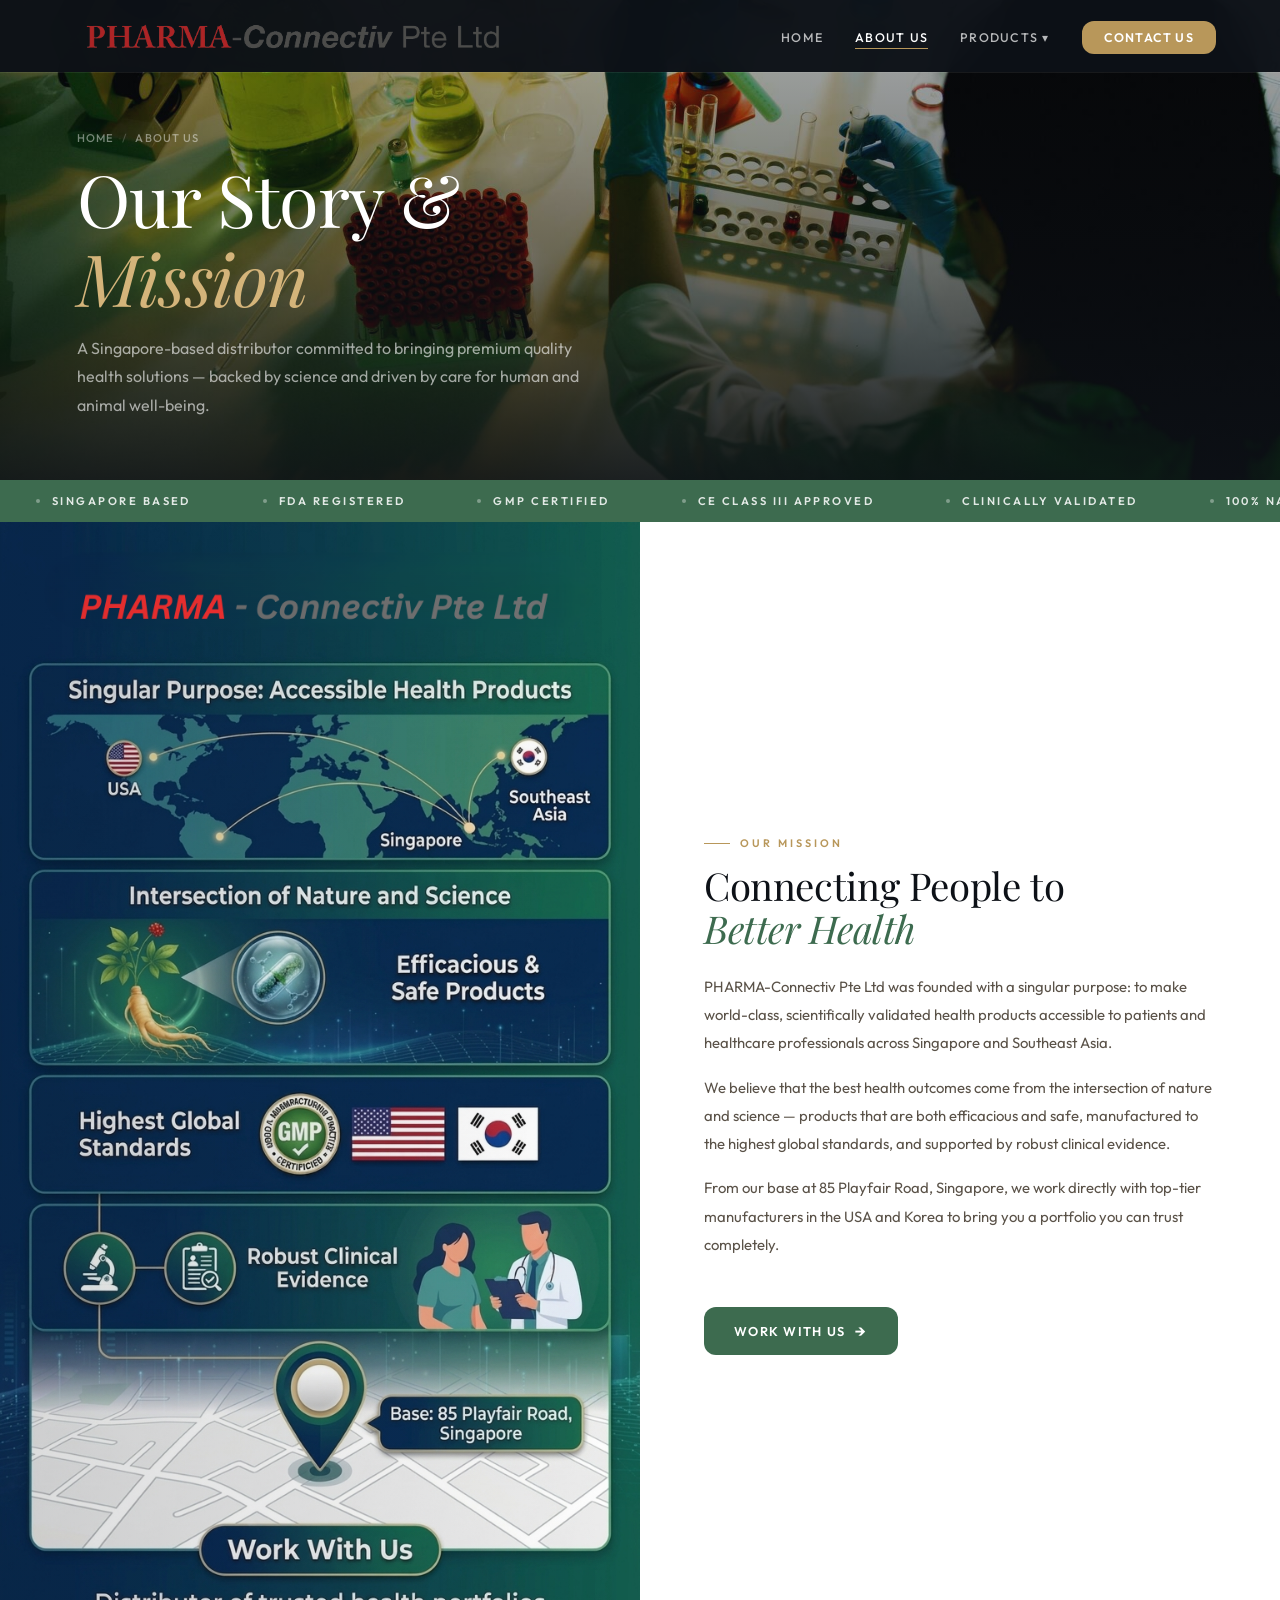
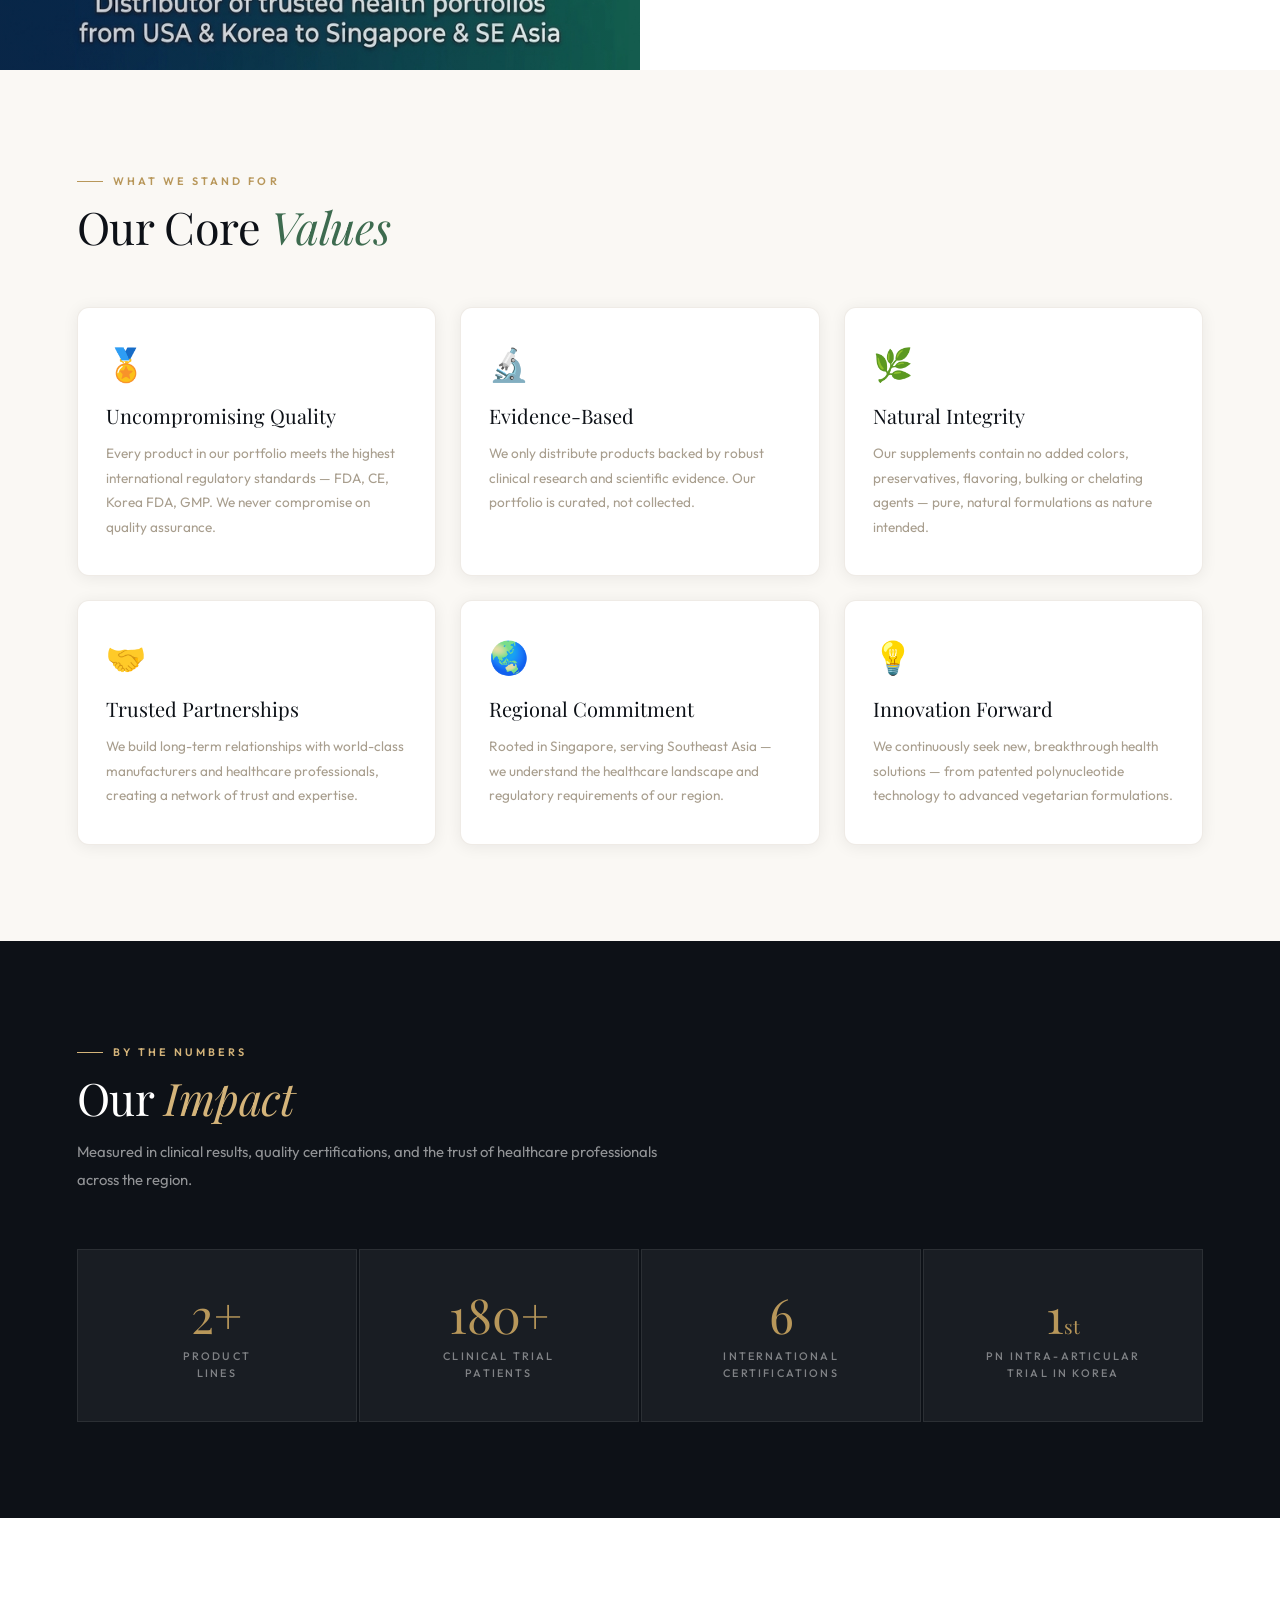
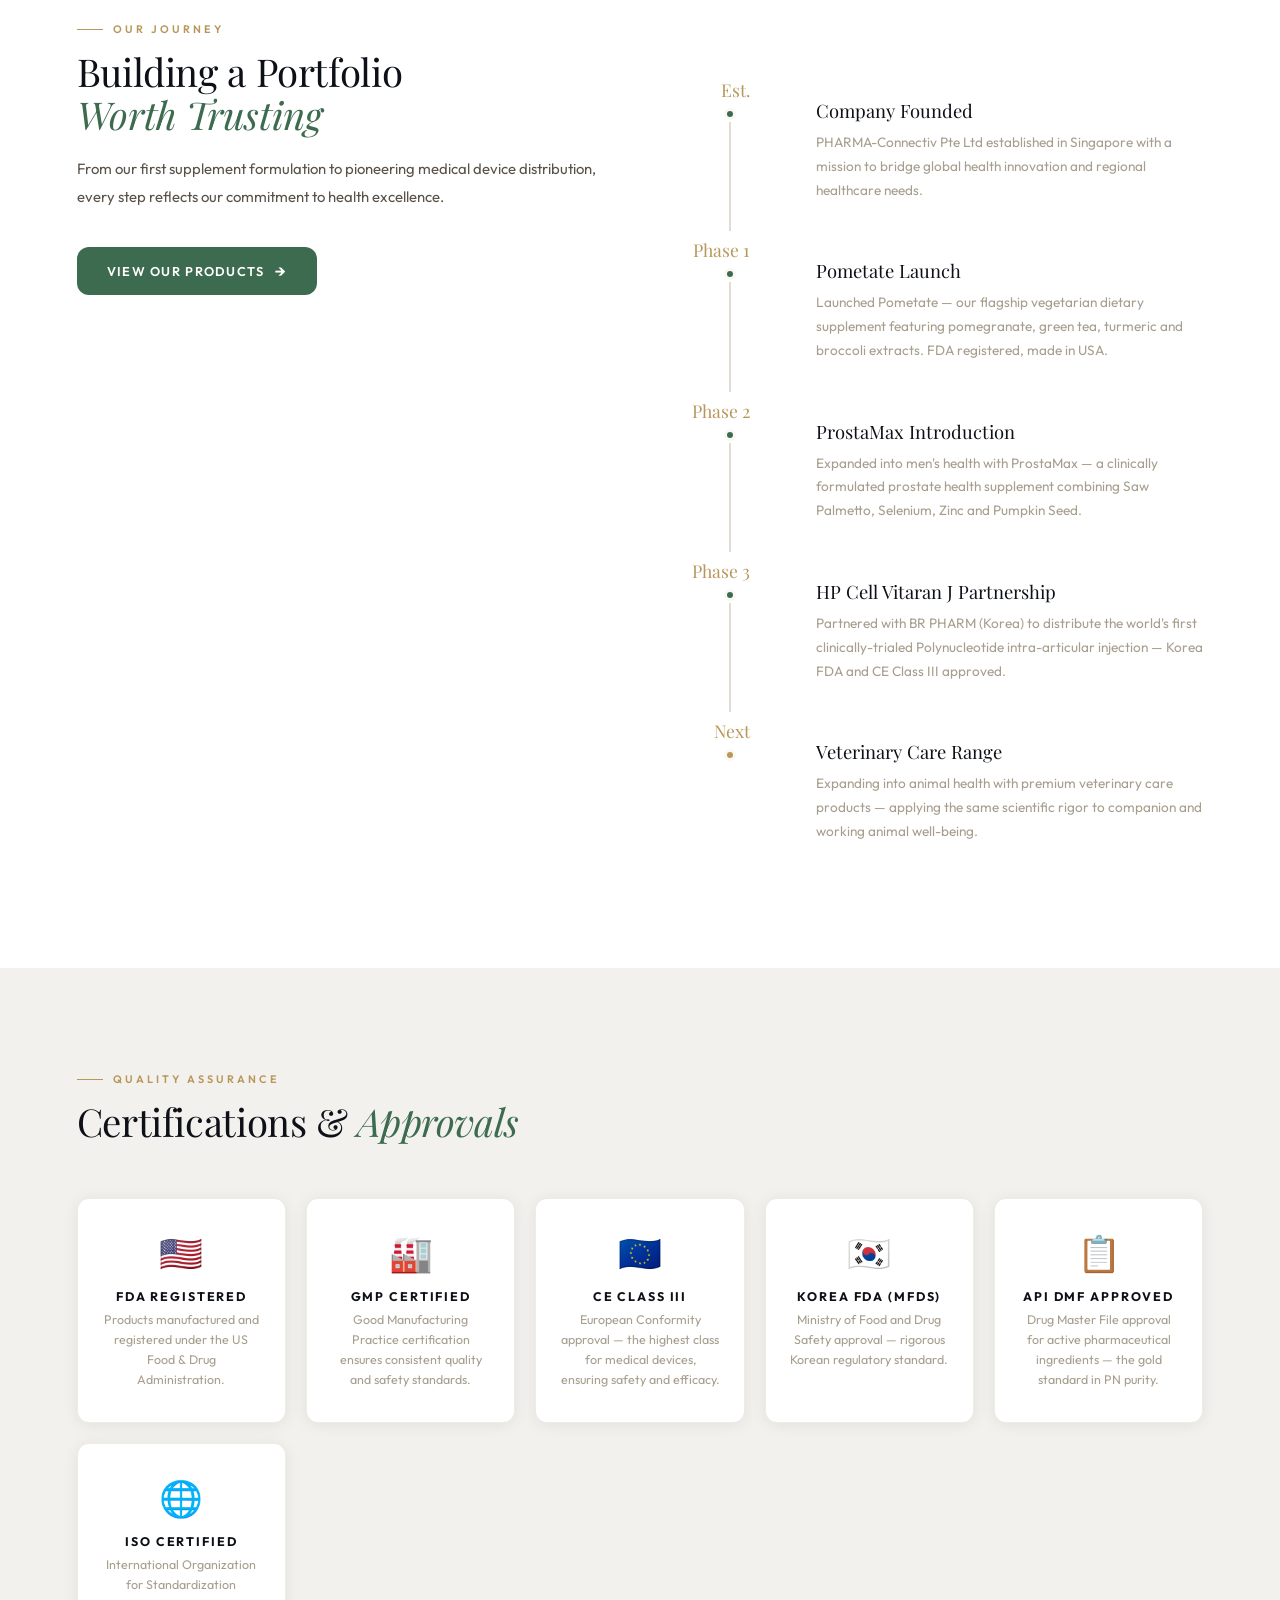
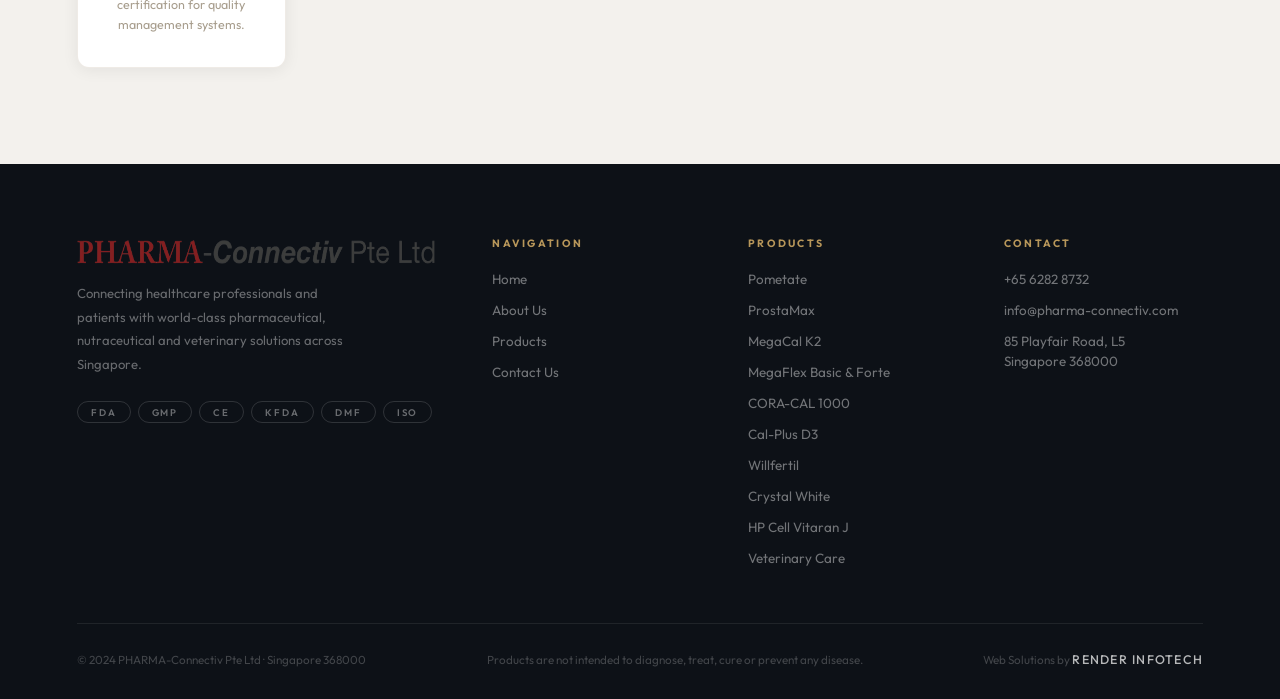
<file: about.html>
<!doctype html>
<html lang="en">
  <head>
    <meta charset="UTF-8" />
    <meta name="viewport" content="width=device-width,initial-scale=1" />
    <title>About Us — PHARMA-Connectiv Pte Ltd</title>
    <link rel="stylesheet" href="css/styles.css" />
    <style>
      .mission-grid {
        display: grid;
        grid-template-columns: 1fr 1fr;
        gap: 0;
        min-height: 560px;
      }
      .mission-img {
        position: relative;
        overflow: hidden;
      }
      .mission-img img {
        width: 100%;
        height: 100%;
        object-fit: cover;
      }
      .mission-img-overlay {
        position: absolute;
        inset: 0;
        background: linear-gradient(
          to right,
          rgba(13, 17, 23, 0.15),
          transparent
        );
      }
      .mission-text {
        padding: 80px 64px;
        background: var(--white);
        display: flex;
        flex-direction: column;
        justify-content: center;
      }
      .mission-text h2 {
        font-size: clamp(1.9rem, 3vw, 2.8rem);
        margin: 14px 0 24px;
      }
      .mission-text p {
        font-size: 0.93rem;
        line-height: 1.9;
        color: var(--grey-4);
        margin-bottom: 16px;
      }

      .values-grid {
        display: grid;
        grid-template-columns: repeat(3, 1fr);
        gap: 24px;
        margin-top: 56px;
      }
      .value-card {
        padding: 36px 28px;
        background: var(--white);
        border-radius: 12px;
        border: 1px solid var(--border);
        box-shadow: var(--shadow-sm);
        transition:
          transform 0.3s,
          box-shadow 0.3s;
      }
      .value-card:hover {
        transform: translateY(-6px);
        box-shadow: var(--shadow-md);
      }
      .vc-icon {
        font-size: 2rem;
        margin-bottom: 18px;
      }
      .vc-title {
        font-family: "Playfair Display", serif;
        font-size: 1.25rem;
        font-weight: 400;
        color: var(--ink);
        margin-bottom: 12px;
      }
      .vc-desc {
        font-size: 0.85rem;
        line-height: 1.8;
        color: var(--grey-3);
      }

      .team-section {
        background: var(--ink);
        padding: 96px 6%;
      }
      .team-section h2 {
        color: #fff;
        font-size: clamp(2rem, 3.5vw, 3rem);
        margin: 14px 0 16px;
      }
      .team-section > p {
        color: rgba(255, 255, 255, 0.55);
        font-size: 0.93rem;
        line-height: 1.85;
        max-width: 600px;
        margin-bottom: 56px;
      }
      .stats-row {
        display: grid;
        grid-template-columns: repeat(4, 1fr);
        gap: 2px;
        margin-top: 56px;
      }
      .stat-box {
        padding: 40px 28px;
        background: rgba(255, 255, 255, 0.05);
        border: 1px solid rgba(255, 255, 255, 0.08);
        text-align: center;
      }
      .stat-box-num {
        font-family: "Playfair Display", serif;
        font-size: 3rem;
        font-weight: 400;
        color: var(--gold);
        line-height: 1;
      }
      .stat-box-lbl {
        font-size: 0.68rem;
        letter-spacing: 0.2em;
        text-transform: uppercase;
        color: rgba(255, 255, 255, 0.45);
        margin-top: 10px;
        font-weight: 500;
        line-height: 1.5;
      }

      .timeline {
        margin-top: 56px;
        display: flex;
        flex-direction: column;
        gap: 0;
      }
      .tl-item {
        display: grid;
        grid-template-columns: 100px 1fr;
        gap: 0;
        position: relative;
      }
      .tl-item::before {
        content: "";
        position: absolute;
        left: 49px;
        top: 52px;
        bottom: -1px;
        width: 2px;
        background: var(--grey-2);
      }
      .tl-item:last-child::before {
        display: none;
      }
      .tl-year {
        padding: 32px 0;
        text-align: right;
        padding-right: 30px;
        font-family: "Playfair Display", serif;
        font-size: 1.1rem;
        font-weight: 400;
        color: var(--gold);
        line-height: 0;
        padding-top: 20px;
      }
      .tl-dot {
        position: absolute;
        left: 44px;
        top: 38px;
        width: 12px;
        height: 12px;
        border-radius: 50%;
        background: var(--sage);
        border: 3px solid var(--cream);
        z-index: 1;
      }
      .tl-content {
        padding: 28px 0 28px 36px;
        border: none;
      }
      .tl-content h4 {
        font-family: "Playfair Display", serif;
        font-size: 1.15rem;
        font-weight: 400;
        color: var(--ink);
        margin-bottom: 8px;
      }
      .tl-content p {
        font-size: 0.85rem;
        line-height: 1.75;
        color: var(--grey-3);
      }

      .certs-sec {
        background: var(--grey-1);
      }
      .certs-grid {
        display: grid;
        grid-template-columns: repeat(auto-fill, minmax(200px, 1fr));
        gap: 20px;
        margin-top: 56px;
      }
      .cert-card {
        background: var(--white);
        border-radius: var(--r);
        padding: 32px 24px;
        text-align: center;
        border: 1px solid var(--border);
        box-shadow: var(--shadow-sm);
      }
      .cert-icon {
        font-size: 2.2rem;
        margin-bottom: 14px;
      }
      .cert-name {
        font-size: 0.78rem;
        letter-spacing: 0.15em;
        text-transform: uppercase;
        font-weight: 700;
        color: var(--ink);
        margin-bottom: 6px;
      }
      .cert-desc {
        font-size: 0.78rem;
        color: var(--grey-3);
        line-height: 1.6;
      }

      @media (max-width: 900px) {
        .mission-grid {
          grid-template-columns: 1fr;
        }
        .mission-img {
          min-height: 320px;
        }
        .mission-text {
          padding: 52px 32px;
        }
        .values-grid {
          grid-template-columns: 1fr 1fr;
        }
        .stats-row {
          grid-template-columns: 1fr 1fr;
        }
      }
      @media (max-width: 600px) {
        .values-grid {
          grid-template-columns: 1fr;
        }
        .stats-row {
          grid-template-columns: 1fr 1fr;
        }
        .tl-item {
          grid-template-columns: 72px 1fr;
        }
        .tl-item::before {
          left: 35px;
        }
        .tl-dot {
          left: 29px;
        }
        .timeline-split-grid {
          grid-template-columns: 1fr !important;
        }
      }
      @media (max-width: 400px) {
        .stats-row {
          grid-template-columns: 1fr;
        }
        .stat-box-num {
          font-size: 2.2rem;
        }
      }
    </style>
  </head>
  <body>
    <nav id="navbar" class="solid">
      <a
        href="index.html"
        class="nav-logo"
        aria-label="PHARMA-Connectiv Pte Ltd"
        ><img
          src="assets/images/logo-new.png"
          alt="PHARMA-Connectiv Pte Ltd"
          height="36"
        />
        <!-- <div class="nav-logo-main">PHARMA<span>-Connectiv</span></div>
        <div class="nav-logo-sub">Pte Ltd · Singapore</div> -->
      </a>
      <ul class="nav-links">
        <li><a href="index.html">Home</a></li>
        <li><a href="about.html" class="active">About Us</a></li>
        <li class="nav-has-drop">
          <a href="products.html">Products ▾</a>
          <div class="nav-drop">
            <a href="products.html"
              ><span class="nav-drop-icon">💊</span>All Products</a
            >
            <a href="pometate.html"
              ><span class="nav-drop-icon">🌿</span>Pometate</a
            >
            <a href="prostamax.html"
              ><span class="nav-drop-icon">🛡️</span>ProstaMax</a
            >
            <a href="megacal.html"
              ><span class="nav-drop-icon">🦴</span>MegaCal K2</a
            >
            <a href="megaflex.html"
              ><span class="nav-drop-icon">🔩</span>MegaFlex Basic &amp;
              Forte</a
            >
            <a href="coracal.html"
              ><span class="nav-drop-icon">🧪</span>CORA-CAL 1000</a
            >
            <a href="calplusd3.html"
              ><span class="nav-drop-icon">💧</span>Cal-Plus D3</a
            >
            <a href="willfertil.html"
              ><span class="nav-drop-icon">👫</span>Willfertil</a
            >
            <a href="crystal-white.html"
              ><span class="nav-drop-icon">✨</span>Crystal White</a
            >
            <a href="vitaran.html"
              ><span class="nav-drop-icon">💉</span>HP Cell Vitaran J</a
            >
            <a href="vetcare.html"
              ><span class="nav-drop-icon">🐾</span>Veterinary Care</a
            >
          </div>
        </li>
        <li><a href="contact.html" class="nav-cta">Contact Us</a></li>
      </ul>
      <button class="nav-toggle" id="nav-toggle">
        <span></span><span></span><span></span>
      </button>
    </nav>
    <div class="nav-drawer" id="nav-drawer">
      <a href="index.html">Home</a><a href="about.html">About Us</a
      ><a href="products.html">All Products</a>
      <a href="pometate.html">Pometate</a><a href="prostamax.html">ProstaMax</a
      ><a href="megacal.html">MegaCal K2</a>
      <a href="megaflex.html">MegaFlex Basic &amp; Forte</a
      ><a href="coracal.html">CORA-CAL 1000</a
      ><a href="calplusd3.html">Cal-Plus D3</a
      ><a href="willfertil.html">Willfertil</a>
      <a href="crystal-white.html">Crystal White</a>
      <a href="vitaran.html">HP Cell Vitaran J</a>
      <a href="vetcare.html">Veterinary Care</a>
      <a href="contact.html" class="drawer-cta">Contact Us</a>
    </div>

    <!-- PAGE HERO -->
    <div class="page-hero" style="min-height: 480px">
      <img
        class="page-hero-img"
        src="assets/images/about-us.jpg"
        alt="About PHARMA-Connectiv — our commitment to health"
      />
      <div class="page-hero-overlay"></div>
      <div class="page-hero-content">
        <div class="breadcrumb">
          <a href="index.html">Home</a><span class="breadcrumb-sep">/</span
          ><span>About Us</span>
        </div>
        <h1 class="display" style="font-size: clamp(2.5rem, 6vw, 4.5rem)">
          Our Story &amp;<br /><span class="gold-em">Mission</span>
        </h1>
        <p>
          A Singapore-based distributor committed to bringing premium quality
          health solutions — backed by science and driven by care for human and
          animal well-being.
        </p>
      </div>
    </div>

    <div class="marquee-wrap" aria-hidden="true">
      <div class="marquee-track">
        <span class="marquee-item"
          ><span class="marquee-dot"></span>Singapore Based</span
        >
        <span class="marquee-item"
          ><span class="marquee-dot"></span>FDA Registered</span
        >
        <span class="marquee-item"
          ><span class="marquee-dot"></span>GMP Certified</span
        >
        <span class="marquee-item"
          ><span class="marquee-dot"></span>CE Class III Approved</span
        >
        <span class="marquee-item"
          ><span class="marquee-dot"></span>Clinically Validated</span
        >
        <span class="marquee-item"
          ><span class="marquee-dot"></span>100% Natural Ingredients</span
        >
        <span class="marquee-item"
          ><span class="marquee-dot"></span>Singapore Based</span
        >
        <span class="marquee-item"
          ><span class="marquee-dot"></span>FDA Registered</span
        >
        <span class="marquee-item"
          ><span class="marquee-dot"></span>GMP Certified</span
        >
        <span class="marquee-item"
          ><span class="marquee-dot"></span>CE Class III Approved</span
        >
        <span class="marquee-item"
          ><span class="marquee-dot"></span>Clinically Validated</span
        >
        <span class="marquee-item"
          ><span class="marquee-dot"></span>100% Natural Ingredients</span
        >
      </div>
    </div>

    <!-- MISSION -->
    <div class="mission-grid">
      <div class="mission-img reveal">
        <img
          src="assets/images/our-mission.png"
          alt="ProstaMax — why choose prostate health supplements"
          loading="lazy"
        />
        <div class="mission-img-overlay"></div>
      </div>
      <div class="mission-text">
        <div class="eyebrow reveal">Our Mission</div>
        <h2 class="display reveal rv1">
          Connecting People to<br /><em>Better Health</em>
        </h2>
        <p class="reveal rv2">
          PHARMA-Connectiv Pte Ltd was founded with a singular purpose: to make
          world-class, scientifically validated health products accessible to
          patients and healthcare professionals across Singapore and Southeast
          Asia.
        </p>
        <p class="reveal rv2">
          We believe that the best health outcomes come from the intersection of
          nature and science — products that are both efficacious and safe,
          manufactured to the highest global standards, and supported by robust
          clinical evidence.
        </p>
        <p class="reveal rv2">
          From our base at 85 Playfair Road, Singapore, we work directly with
          top-tier manufacturers in the USA and Korea to bring you a portfolio
          you can trust completely.
        </p>
        <div class="reveal rv3" style="margin-top: 32px">
          <a href="contact.html" class="btn btn-sage btn-arrow">Work With Us</a>
        </div>
      </div>
    </div>

    <!-- VALUES -->
    <section class="section" style="background: var(--cream)">
      <div class="eyebrow reveal">What We Stand For</div>
      <h2
        class="display reveal rv1"
        style="font-size: clamp(2rem, 3.5vw, 3rem); margin-top: 14px"
      >
        Our Core <em>Values</em>
      </h2>
      <div class="values-grid">
        <div class="value-card reveal">
          <div class="vc-icon">🏅</div>
          <div class="vc-title">Uncompromising Quality</div>
          <p class="vc-desc">
            Every product in our portfolio meets the highest international
            regulatory standards — FDA, CE, Korea FDA, GMP. We never compromise
            on quality assurance.
          </p>
        </div>
        <div class="value-card reveal rv1">
          <div class="vc-icon">🔬</div>
          <div class="vc-title">Evidence-Based</div>
          <p class="vc-desc">
            We only distribute products backed by robust clinical research and
            scientific evidence. Our portfolio is curated, not collected.
          </p>
        </div>
        <div class="value-card reveal rv2">
          <div class="vc-icon">🌿</div>
          <div class="vc-title">Natural Integrity</div>
          <p class="vc-desc">
            Our supplements contain no added colors, preservatives, flavoring,
            bulking or chelating agents — pure, natural formulations as nature
            intended.
          </p>
        </div>
        <div class="value-card reveal">
          <div class="vc-icon">🤝</div>
          <div class="vc-title">Trusted Partnerships</div>
          <p class="vc-desc">
            We build long-term relationships with world-class manufacturers and
            healthcare professionals, creating a network of trust and expertise.
          </p>
        </div>
        <div class="value-card reveal rv1">
          <div class="vc-icon">🌏</div>
          <div class="vc-title">Regional Commitment</div>
          <p class="vc-desc">
            Rooted in Singapore, serving Southeast Asia — we understand the
            healthcare landscape and regulatory requirements of our region.
          </p>
        </div>
        <div class="value-card reveal rv2">
          <div class="vc-icon">💡</div>
          <div class="vc-title">Innovation Forward</div>
          <p class="vc-desc">
            We continuously seek new, breakthrough health solutions — from
            patented polynucleotide technology to advanced vegetarian
            formulations.
          </p>
        </div>
      </div>
    </section>

    <!-- STATS (dark) -->
    <section class="team-section">
      <div class="eyebrow light reveal">By the Numbers</div>
      <h2 class="display reveal rv1">
        Our <span class="gold-em">Impact</span>
      </h2>
      <p class="reveal rv2">
        Measured in clinical results, quality certifications, and the trust of
        healthcare professionals across the region.
      </p>
      <div class="stats-row">
        <div class="stat-box reveal">
          <div class="stat-box-num">
            <span data-count="3" data-suffix="+">3+</span>
          </div>
          <div class="stat-box-lbl">Product<br />Lines</div>
        </div>
        <div class="stat-box reveal rv1">
          <div class="stat-box-num">
            <span data-count="240" data-suffix="+">240+</span>
          </div>
          <div class="stat-box-lbl">Clinical Trial<br />Patients</div>
        </div>
        <div class="stat-box reveal rv2">
          <div class="stat-box-num">6</div>
          <div class="stat-box-lbl">International<br />Certifications</div>
        </div>
        <div class="stat-box reveal rv3">
          <div class="stat-box-num">
            1<span style="font-size: 1.2rem">st</span>
          </div>
          <div class="stat-box-lbl">PN Intra-Articular<br />Trial in Korea</div>
        </div>
      </div>
    </section>

    <!-- TIMELINE -->
    <section class="section" style="background: var(--white)">
      <div
        style="
          display: grid;
          grid-template-columns: 1fr 1fr;
          gap: 80px;
          align-items: start;
        "
        class="timeline-split-grid"
      >
        <div>
          <div class="eyebrow reveal">Our Journey</div>
          <h2
            class="display reveal rv1"
            style="font-size: clamp(1.9rem, 3vw, 2.8rem); margin-top: 14px"
          >
            Building a Portfolio<br /><em>Worth Trusting</em>
          </h2>
          <p
            class="reveal rv2"
            style="
              font-size: 0.93rem;
              line-height: 1.9;
              color: var(--grey-4);
              margin-top: 20px;
            "
          >
            From our first supplement formulation to pioneering medical device
            distribution, every step reflects our commitment to health
            excellence.
          </p>
          <div class="reveal rv3" style="margin-top: 36px">
            <a href="products.html" class="btn btn-sage btn-arrow"
              >View Our Products</a
            >
          </div>
        </div>
        <div class="timeline">
          <div class="tl-item reveal">
            <div class="tl-year">Est.</div>
            <div class="tl-dot"></div>
            <div class="tl-content">
              <h4>Company Founded</h4>
              <p>
                PHARMA-Connectiv Pte Ltd established in Singapore with a mission
                to bridge global health innovation and regional healthcare
                needs.
              </p>
            </div>
          </div>
          <div class="tl-item reveal rv1">
            <div class="tl-year">Phase 1</div>
            <div class="tl-dot"></div>
            <div class="tl-content">
              <h4>Pometate Launch</h4>
              <p>
                Launched Pometate — our flagship vegetarian dietary supplement
                featuring pomegranate, green tea, turmeric and broccoli
                extracts. FDA registered, made in USA.
              </p>
            </div>
          </div>
          <div class="tl-item reveal rv2">
            <div class="tl-year">Phase 2</div>
            <div class="tl-dot"></div>
            <div class="tl-content">
              <h4>ProstaMax Introduction</h4>
              <p>
                Expanded into men's health with ProstaMax — a clinically
                formulated prostate health supplement combining Saw Palmetto,
                Selenium, Zinc and Pumpkin Seed.
              </p>
            </div>
          </div>
          <div class="tl-item reveal rv3">
            <div class="tl-year">Phase 3</div>
            <div class="tl-dot"></div>
            <div class="tl-content">
              <h4>HP Cell Vitaran J Partnership</h4>
              <p>
                Partnered with BR PHARM (Korea) to distribute the world's first
                clinically-trialed Polynucleotide intra-articular injection —
                Korea FDA and CE Class III approved.
              </p>
            </div>
          </div>
          <div class="tl-item reveal rv4">
            <div class="tl-year">Next</div>
            <div class="tl-dot" style="background: var(--gold)"></div>
            <div class="tl-content">
              <h4>Veterinary Care Range</h4>
              <p>
                Expanding into animal health with premium veterinary care
                products — applying the same scientific rigor to companion and
                working animal well-being.
              </p>
            </div>
          </div>
        </div>
      </div>
    </section>

    <!-- CERTIFICATIONS -->
    <section class="section certs-sec">
      <div class="eyebrow reveal">Quality Assurance</div>
      <h2
        class="display reveal rv1"
        style="font-size: clamp(1.9rem, 3vw, 2.8rem); margin-top: 14px"
      >
        Certifications &amp; <em>Approvals</em>
      </h2>
      <div class="certs-grid">
        <div class="cert-card reveal">
          <div class="cert-icon">🇺🇸</div>
          <div class="cert-name">FDA Registered</div>
          <div class="cert-desc">
            Products manufactured and registered under the US Food &amp; Drug
            Administration.
          </div>
        </div>
        <div class="cert-card reveal rv1">
          <div class="cert-icon">🏭</div>
          <div class="cert-name">GMP Certified</div>
          <div class="cert-desc">
            Good Manufacturing Practice certification ensures consistent quality
            and safety standards.
          </div>
        </div>
        <div class="cert-card reveal rv2">
          <div class="cert-icon">🇪🇺</div>
          <div class="cert-name">CE Class III</div>
          <div class="cert-desc">
            European Conformity approval — the highest class for medical
            devices, ensuring safety and efficacy.
          </div>
        </div>
        <div class="cert-card reveal rv3">
          <div class="cert-icon">🇰🇷</div>
          <div class="cert-name">Korea FDA (MFDS)</div>
          <div class="cert-desc">
            Ministry of Food and Drug Safety approval — rigorous Korean
            regulatory standard.
          </div>
        </div>
        <div class="cert-card reveal">
          <div class="cert-icon">📋</div>
          <div class="cert-name">API DMF Approved</div>
          <div class="cert-desc">
            Drug Master File approval for active pharmaceutical ingredients —
            the gold standard in PN purity.
          </div>
        </div>
        <div class="cert-card reveal rv1">
          <div class="cert-icon">🌐</div>
          <div class="cert-name">ISO Certified</div>
          <div class="cert-desc">
            International Organization for Standardization certification for
            quality management systems.
          </div>
        </div>
      </div>
    </section>

    <!-- FOOTER -->
    <footer>
      <div class="footer-top">
        <div>
          <!-- <div class="f-brand-name">PHARMA<span>-Connectiv</span></div> -->
          <img
            src="assets/images/footer-logo-new.png"
            alt="PHARMA-Connectiv Pte Ltd"
            class="f-logo-img"
          />
          <p class="f-brand-desc">
            Connecting healthcare professionals and patients with world-class
            pharmaceutical, nutraceutical and veterinary solutions across
            Singapore.
          </p>
          <div class="f-certs">
            <span class="f-cert">FDA</span><span class="f-cert">GMP</span
            ><span class="f-cert">CE</span><span class="f-cert">KFDA</span
            ><span class="f-cert">DMF</span><span class="f-cert">ISO</span>
          </div>
        </div>
        <div class="fcol">
          <h5>Navigation</h5>
          <ul>
            <li><a href="index.html">Home</a></li>
            <li><a href="about.html">About Us</a></li>
            <li><a href="products.html">Products</a></li>
            <li><a href="contact.html">Contact Us</a></li>
          </ul>
        </div>
        <div class="fcol">
          <h5>Products</h5>
          <ul>
            <li><a href="pometate.html">Pometate</a></li>
            <li><a href="prostamax.html">ProstaMax</a></li>
            <li><a href="megacal.html">MegaCal K2</a></li>
            <li><a href="megaflex.html">MegaFlex Basic &amp; Forte</a></li>
            <li><a href="coracal.html">CORA-CAL 1000</a></li>
            <li><a href="calplusd3.html">Cal-Plus D3</a></li>
            <li><a href="willfertil.html">Willfertil</a></li>
            <li><a href="crystal-white.html">Crystal White</a></li>
            <li><a href="vitaran.html">HP Cell Vitaran J</a></li>
            <li><a href="vetcare.html">Veterinary Care</a></li>
          </ul>
        </div>
        <div class="fcol">
          <h5>Contact</h5>
          <ul>
            <li><a href="tel:+6562828732">+65 6282 8732</a></li>
            <li>
              <a href="mailto:info@pharma-connectiv.com"
                >info@pharma-connectiv.com</a
              >
            </li>
            <li>
              <a href="#">85 Playfair Road, L5<br />Singapore 368000</a>
            </li>
          </ul>
        </div>
      </div>
      <div class="footer-bottom nav-links">
        <p>© 2024 PHARMA-Connectiv Pte Ltd · Singapore 368000</p>
        <p>
          Products are not intended to diagnose, treat, cure or prevent any
          disease.
        </p>
        <p>
          Web Solutions by
          <a href="https://www.renderinfotech.com/" target="_blank"
            >Render Infotech</a
          >
        </p>
      </div>
    </footer>
    <script src="js/main.js"></script>
  </body>
</html>
</file>
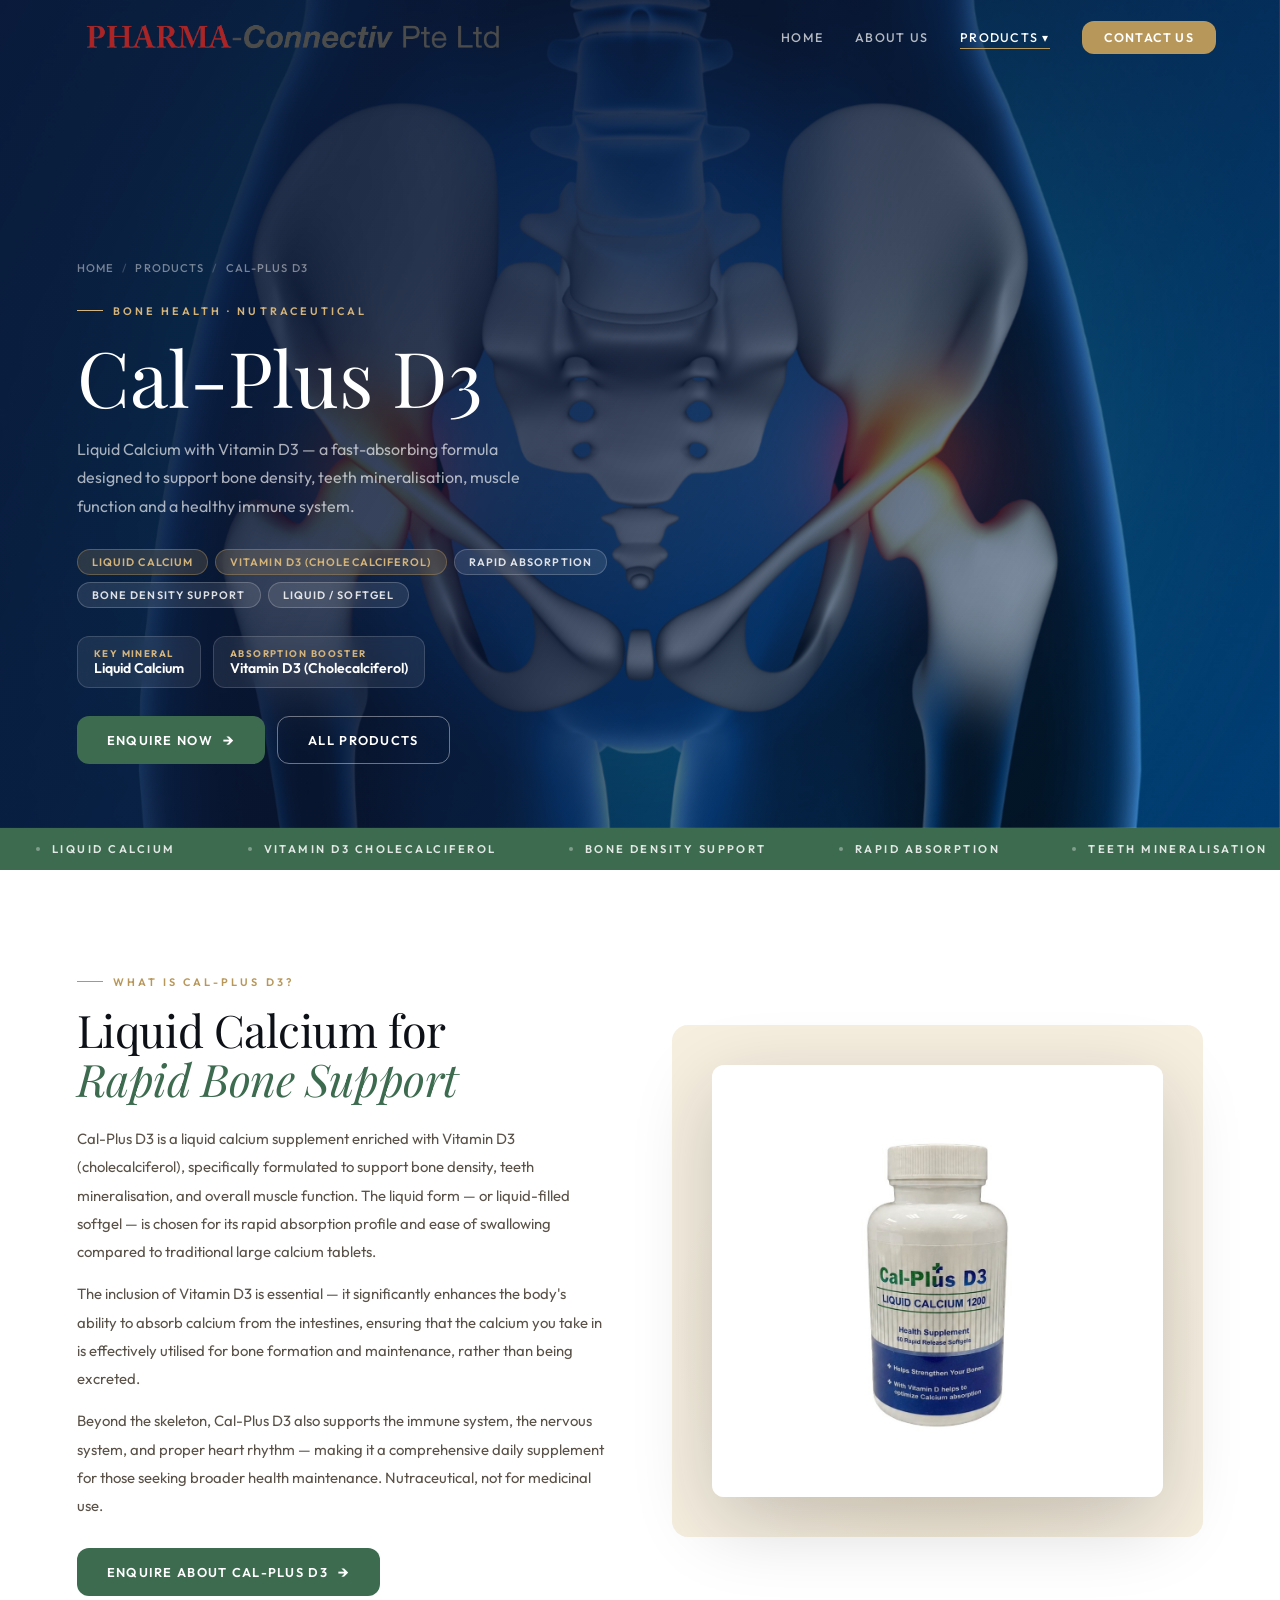
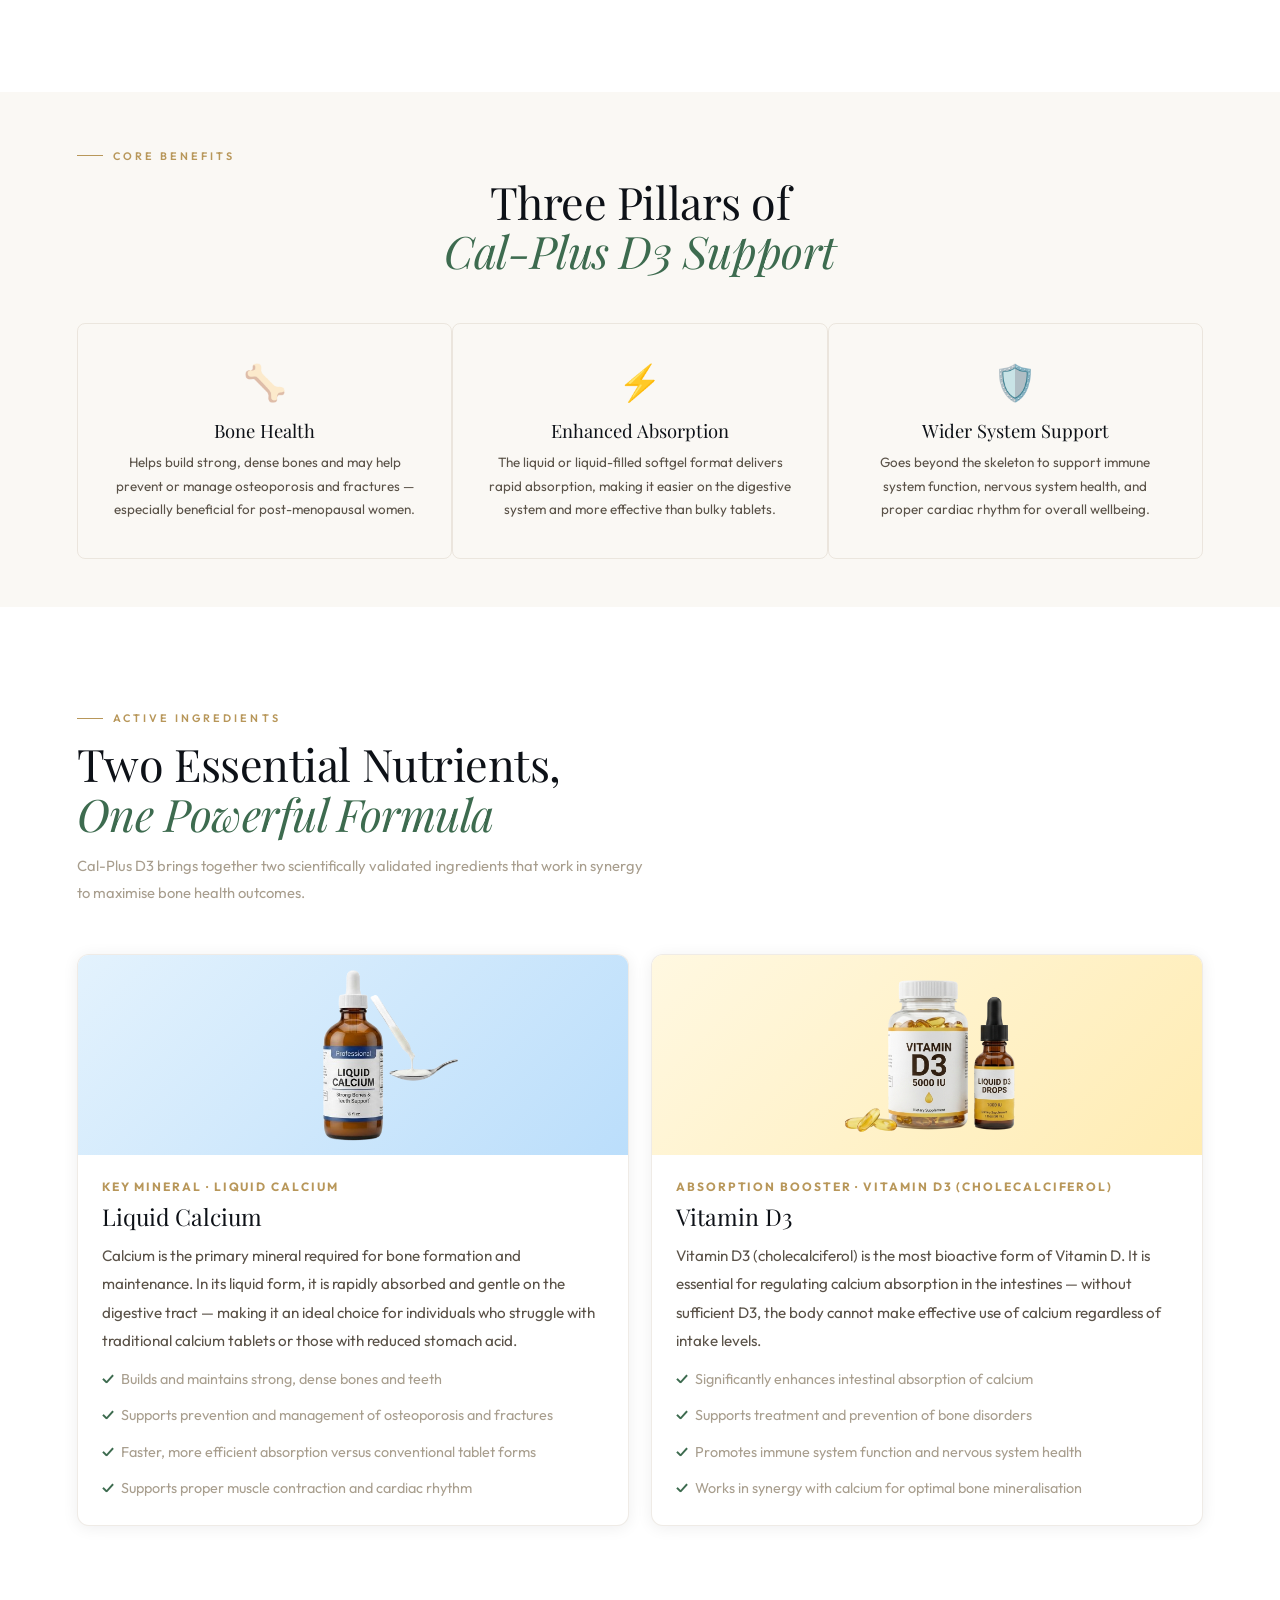
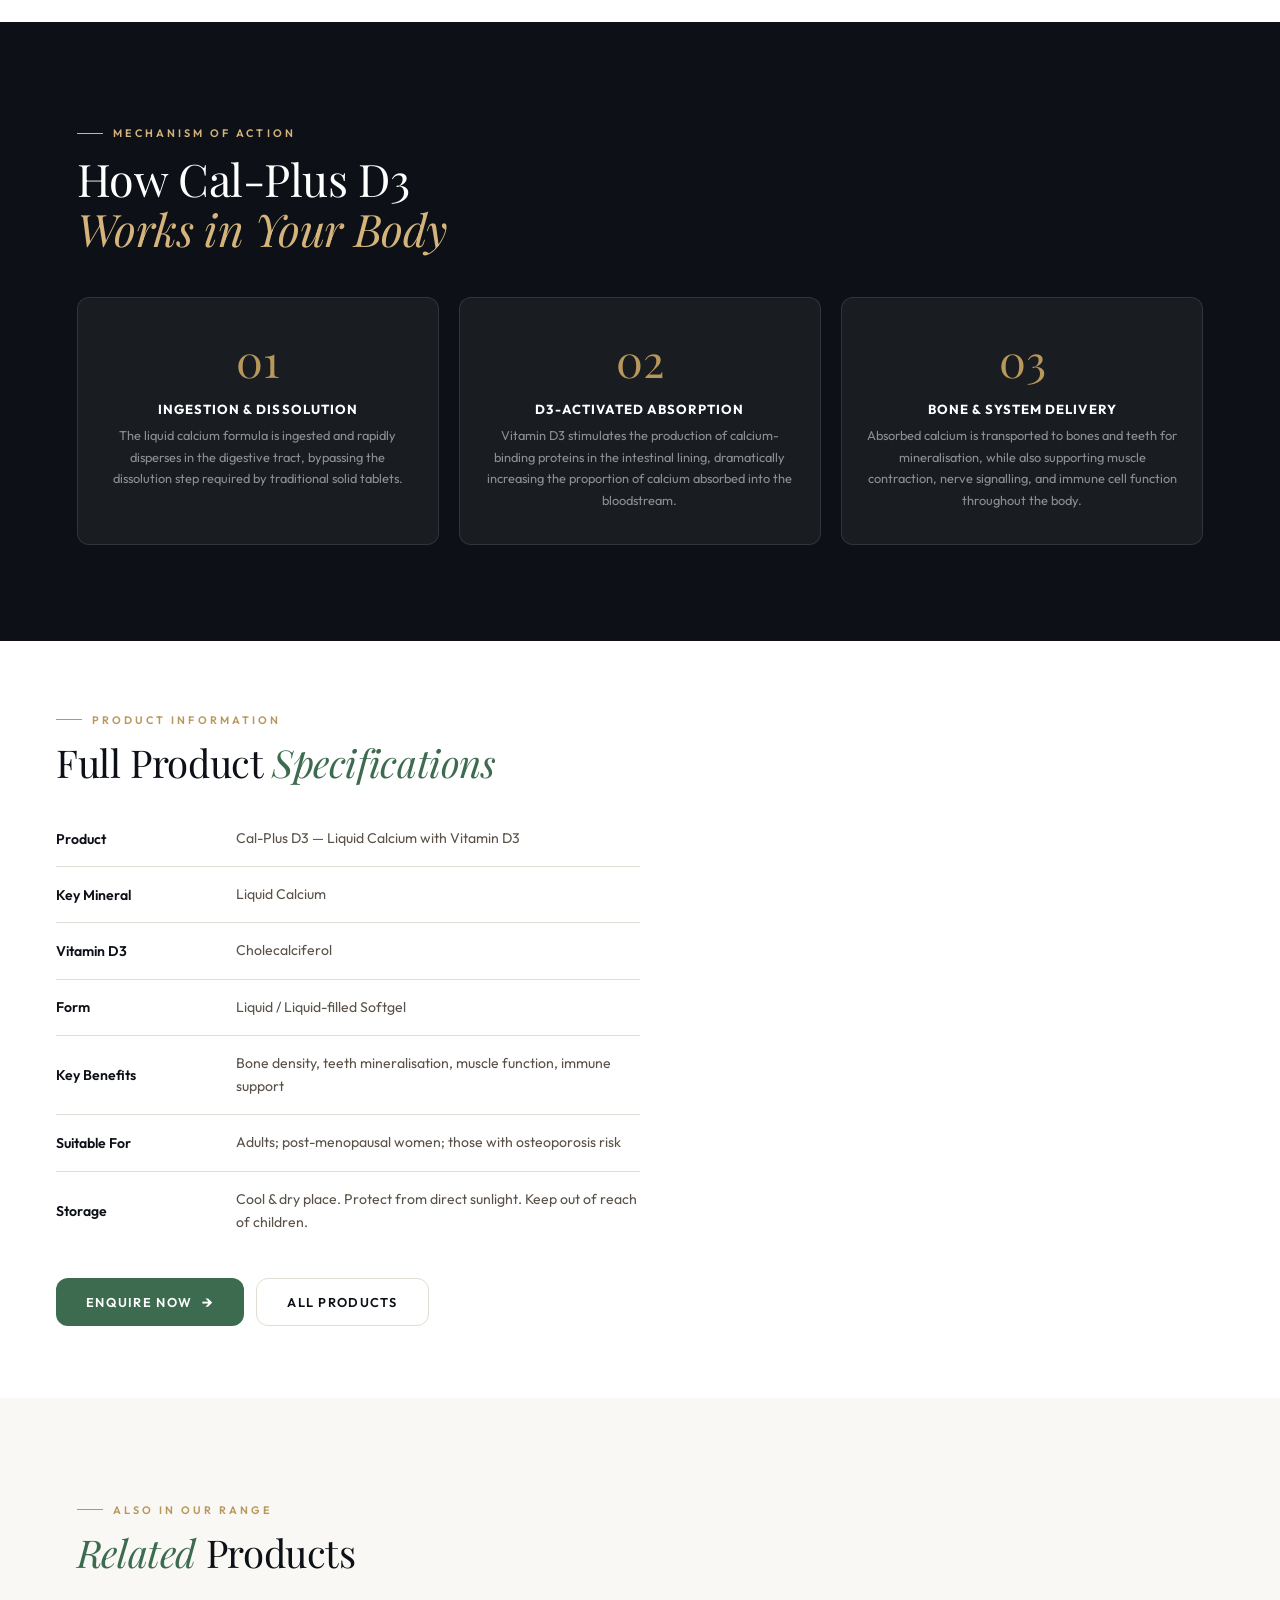
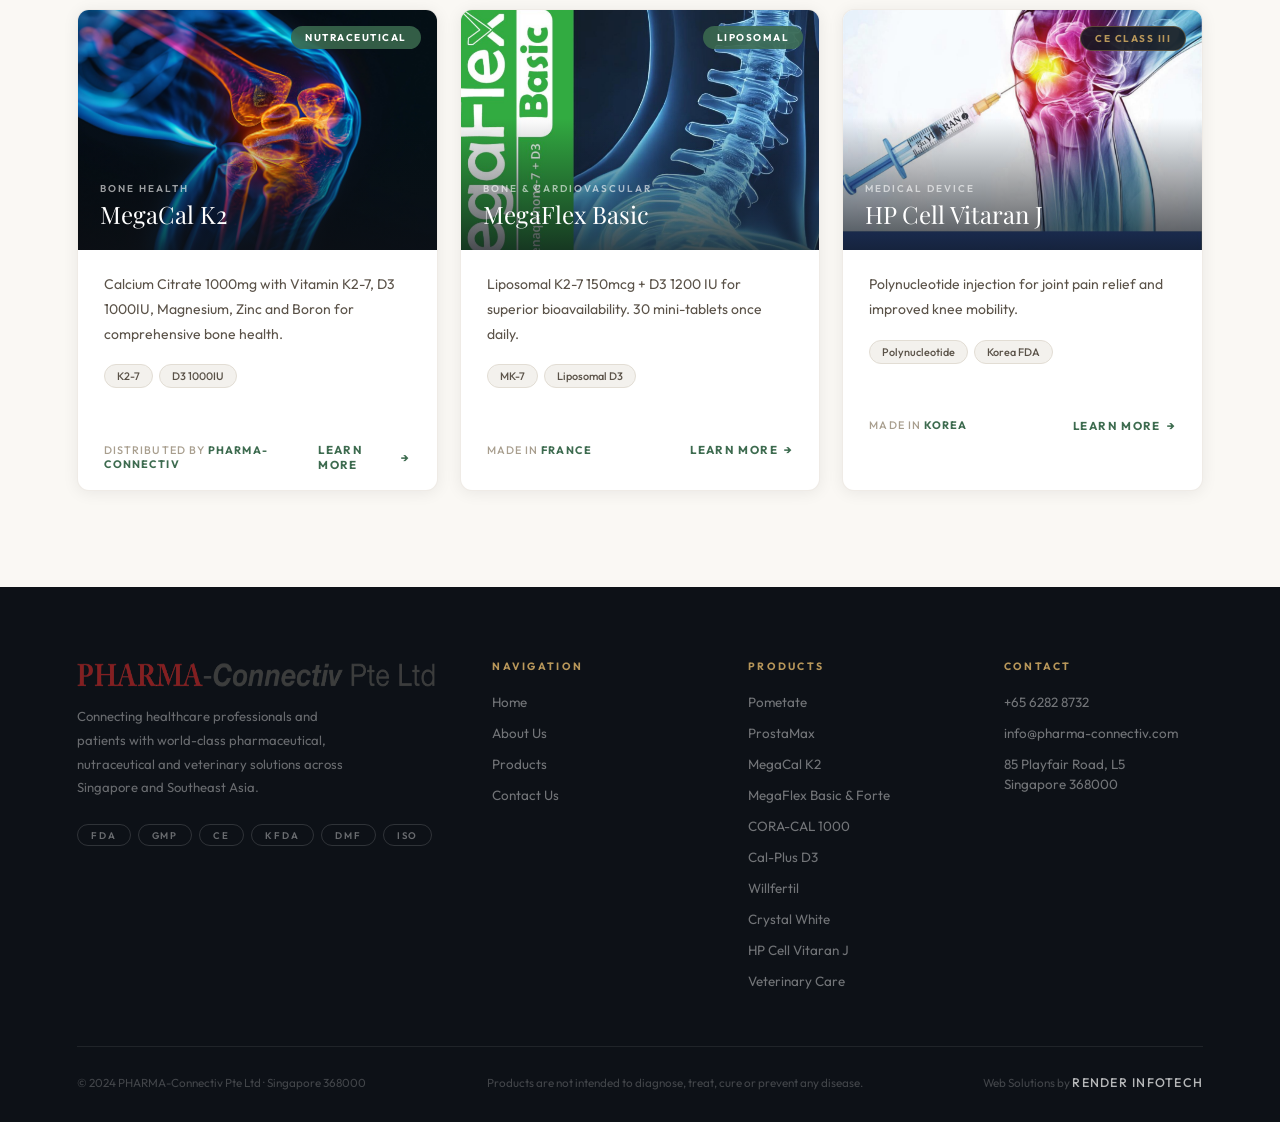
<file: calplusd3.html>
<!doctype html>
<html lang="en">
  <head>
    <meta charset="UTF-8" />
    <meta name="viewport" content="width=device-width,initial-scale=1" />
    <title>
      Cal-Plus D3 — Liquid Calcium with Vitamin D3 | PHARMA-Connectiv
    </title>
    <meta
      name="description"
      content="Cal-Plus D3 — Liquid Calcium with Vitamin D3. Supports bone density, teeth mineralisation, muscle function and immune health. Rapid absorption liquid formula. Singapore."
    />
    <link rel="stylesheet" href="css/styles.css" />
    <style>
      .prod-hero {
        padding-top: 72px;
        position: relative;
        min-height: 92vh;
        display: flex;
        align-items: flex-end;
        overflow: hidden;
      }
      .prod-hero-bg {
        position: absolute;
        inset: 0;
        width: 100%;
        height: 100%;
        object-fit: cover;
        transform: scale(1.04);
        animation: hzoom 12s ease-out forwards;
      }
      @keyframes hzoom {
        to {
          transform: scale(1);
        }
      }
      .prod-hero-overlay {
        position: absolute;
        inset: 0;
        background: linear-gradient(
          120deg,
          rgba(10, 25, 55, 0.95) 0%,
          rgba(10, 25, 55, 0.78) 50%,
          rgba(0, 60, 100, 0.32) 100%
        );
      }
      .prod-hero-content {
        position: relative;
        z-index: 2;
        padding: 0 6% 64px;
        width: 100%;
        display: grid;
        grid-template-columns: 1.1fr 0.9fr;
        gap: 48px;
        align-items: end;
      }
      .phc-left h1 {
        font-family: "Playfair Display", serif;
        font-size: clamp(2.8rem, 6vw, 5rem);
        font-weight: 400;
        color: #fff;
        line-height: 1.05;
        margin: 18px 0;
      }
      .tagline {
        font-size: 1rem;
        color: rgba(255, 255, 255, 0.65);
        line-height: 1.8;
        max-width: 480px;
        margin-bottom: 28px;
      }
      .phc-pills {
        display: flex;
        flex-wrap: wrap;
        gap: 7px;
        margin-bottom: 28px;
      }
      .phc-pill {
        padding: 5px 14px;
        border-radius: 100px;
        background: rgba(255, 255, 255, 0.1);
        border: 1px solid rgba(255, 255, 255, 0.2);
        backdrop-filter: blur(8px);
        font-size: 0.68rem;
        letter-spacing: 0.1em;
        text-transform: uppercase;
        font-weight: 600;
        color: rgba(255, 255, 255, 0.85);
      }
      .phc-pill.gold {
        background: rgba(184, 151, 90, 0.2);
        border-color: rgba(184, 151, 90, 0.4);
        color: var(--gold-light);
      }
      .phc-right {
        display: flex;
        justify-content: center;
        align-items: flex-end;
      }
      .product-box-img {
        width: 100%;
        max-width: 340px;
        border-radius: 12px;
        box-shadow: 0 32px 80px rgba(0, 0, 0, 0.4);
        animation: floatup 1s 0.4s both;
      }
      @keyframes floatup {
        from {
          opacity: 0;
          transform: translateY(24px);
        }
        to {
          opacity: 1;
          transform: none;
        }
      }
      .phc-cta-row {
        display: flex;
        flex-wrap: wrap;
        gap: 12px;
        margin-top: 24px;
      }
      .phc-cta-row .btn {
        flex-shrink: 0;
        min-width: max-content;
      }
      .spec-pills {
        display: flex;
        flex-wrap: wrap;
        gap: 12px;
        margin-bottom: 28px;
      }
      .spec-pill {
        display: flex;
        align-items: center;
        gap: 10px;
        background: rgba(255, 255, 255, 0.08);
        border: 1px solid rgba(255, 255, 255, 0.15);
        border-radius: var(--r);
        padding: 10px 16px;
        backdrop-filter: blur(8px);
      }
      .spec-pill-label {
        font-size: 0.6rem;
        letter-spacing: 0.15em;
        text-transform: uppercase;
        font-weight: 700;
        color: var(--gold-light);
      }
      .spec-pill-value {
        font-size: 0.88rem;
        font-weight: 600;
        color: #fff;
      }

      /* Ingredients grid */
      .ingr-grid {
        display: grid;
        grid-template-columns: repeat(2, 1fr);
        gap: 22px;
        margin-top: 48px;
      }
      .ingr-card {
        background: var(--white);
        overflow: hidden;
        border-radius: var(--r);
        border: 1px solid var(--border);
        box-shadow: var(--shadow-sm);
        transition:
          transform 0.3s,
          box-shadow 0.3s;
      }
      .ingr-card:hover {
        transform: translateY(-5px);
        box-shadow: var(--shadow-md);
      }
      .ingr-img {
        height: 200px;
        position: relative;
        overflow: hidden;
      }
      .ingr-img img {
        width: 100%;
        height: 100%;
        object-fit: contain;
        transition: transform 0.5s;
      }
      .ingr-card:hover .ingr-img img {
        transform: scale(1.05);
      }
      .ingr-body {
        padding: 24px;
      }
      .ingr-compound {
        font-size: 0.75rem;
        letter-spacing: 0.16em;
        text-transform: uppercase;
        font-weight: 700;
        color: var(--gold);
        margin-bottom: 7px;
      }
      .ingr-name {
        font-family: "Playfair Display", serif;
        font-size: 1.45rem;
        font-weight: 400;
        color: var(--ink);
        margin-bottom: 10px;
      }
      .ingr-desc {
        font-size: 0.95rem;
        line-height: 1.85;
        color: var(--grey-4);
      }
      .ingr-benefit {
        margin-top: 12px;
        font-size: 0.9rem;
        color: var(--grey-3);
        line-height: 1.7;
        display: flex;
        align-items: flex-start;
        gap: 7px;
      }
      .ingr-benefit::before {
        content: "✓";
        color: var(--sage);
        font-weight: 700;
        flex-shrink: 0;
      }

      /* Split section */
      .split-sec {
        display: grid;
        grid-template-columns: 1fr 1fr;
        min-height: 480px;
      }
      .split-img {
        overflow: hidden;
        position: relative;
      }
      .split-img img {
        width: 100%;
        height: 100%;
        object-fit: cover;
      }
      .split-text {
        padding: 72px 56px;
        display: flex;
        flex-direction: column;
        justify-content: center;
      }
      .split-text p {
        font-size: 0.92rem;
        line-height: 1.9;
        color: var(--grey-4);
        margin-bottom: 14px;
      }

      /* Specs table */
      .specs-table {
        width: 50%;
        border-collapse: collapse;
        margin-top: 28px;
      }
      .specs-table tr {
        border-bottom: 1px solid var(--grey-2);
      }
      .specs-table tr:last-child {
        border-bottom: none;
      }
      .specs-table td {
        padding: 16px 0;
        font-size: 0.88rem;
      }
      .specs-table td:first-child {
        font-weight: 600;
        color: var(--ink);
        width: 180px;
      }
      .specs-table td:last-child {
        color: var(--grey-4);
        line-height: 1.65;
      }

      /* How it works */
      .hiw-grid {
        display: grid;
        grid-template-columns: repeat(3, 1fr);
        gap: 20px;
        margin-top: 44px;
      }
      .hiw-card {
        padding: 32px 24px;
        background: rgba(255, 255, 255, 0.05);
        border: 1px solid rgba(255, 255, 255, 0.1);
        border-radius: var(--r);
        text-align: center;
      }
      .hiw-num {
        font-family: "Playfair Display", serif;
        font-size: 2.8rem;
        font-weight: 400;
        color: var(--gold);
        margin-bottom: 12px;
      }
      .hiw-title {
        font-size: 0.82rem;
        font-weight: 700;
        color: #fff;
        text-transform: uppercase;
        letter-spacing: 0.08em;
        margin-bottom: 8px;
      }
      .hiw-desc {
        font-size: 0.8rem;
        line-height: 1.7;
        color: rgba(255, 255, 255, 0.5);
      }

      /* Related grid */
      .related-grid {
        display: grid;
        grid-template-columns: repeat(3, 1fr);
        gap: 22px;
        margin-top: 36px;
      }

      /* Benefit banner */
      .benefit-banner {
        display: grid;
        grid-template-columns: repeat(3, 1fr);
        gap: 0;
        margin-top: 48px;
      }
      .benefit-item {
        padding: 36px 32px;
        border: 1px solid var(--border);
        border-radius: 8px;
        text-align: center;
      }
      /* .benefit-item:last-child {
        border-right: none;
      } */
      .benefit-icon {
        font-size: 2.2rem;
        margin-bottom: 14px;
      }
      .benefit-title {
        font-family: "Playfair Display", serif;
        font-size: 1.15rem;
        font-weight: 400;
        color: var(--ink);
        margin-bottom: 8px;
      }
      .benefit-desc {
        font-size: 0.84rem;
        line-height: 1.75;
        color: var(--grey-4);
      }

      @media (max-width: 900px) {
        .prod-hero-content {
          grid-template-columns: 1fr;
          padding-bottom: 48px;
        }
        .phc-right {
          display: none;
        }
        .ingr-grid {
          grid-template-columns: 1fr;
        }
        .split-sec {
          grid-template-columns: 1fr;
        }
        .split-img {
          min-height: 300px;
        }
        .split-text {
          padding: 48px 28px;
        }
        .related-grid {
          grid-template-columns: 1fr 1fr;
        }
        .hiw-grid {
          grid-template-columns: 1fr;
        }
        .benefit-banner {
          grid-template-columns: 1fr;
        }
        .benefit-item {
          border-right: none;
          border-bottom: 1px solid var(--border);
        }
        .benefit-item:last-child {
          border-bottom: none;
        }
      }
      @media (max-width: 600px) {
        .related-grid {
          grid-template-columns: 1fr;
        }
        .phc-left h1 {
          font-size: 2.4rem;
        }
        .phc-cta-row {
          flex-direction: column;
        }
        .phc-cta-row .btn {
          width: 100%;
          justify-content: center;
        }
      }
    </style>
  </head>
  <body>
    <nav id="navbar">
      <a
        href="index.html"
        class="nav-logo"
        aria-label="PHARMA-Connectiv Pte Ltd"
      >
        <img
          src="assets/images/logo-new.png"
          alt="PHARMA-Connectiv Pte Ltd"
          height="36"
        />
      </a>
      <ul class="nav-links">
        <li><a href="index.html">Home</a></li>
        <li><a href="about.html">About Us</a></li>
        <li class="nav-has-drop">
          <a href="products.html" class="active">Products ▾</a>
          <div class="nav-drop">
            <a href="products.html"
              ><span class="nav-drop-icon">💊</span>All Products</a
            >
            <a href="pometate.html"
              ><span class="nav-drop-icon">🌿</span>Pometate</a
            >
            <a href="prostamax.html"
              ><span class="nav-drop-icon">🛡️</span>ProstaMax</a
            >
            <a href="megacal.html"
              ><span class="nav-drop-icon">🦴</span>MegaCal K2</a
            >
            <a href="megaflex.html"
              ><span class="nav-drop-icon">🔩</span>MegaFlex Basic &amp;
              Forte</a
            >
            <a href="coracal.html"
              ><span class="nav-drop-icon">🧪</span>CORA-CAL 1000</a
            >
            <a href="calplusd3.html"
              ><span class="nav-drop-icon">💧</span>Cal-Plus D3</a
            >
            <a href="willfertil.html"
              ><span class="nav-drop-icon">👫</span>Willfertil</a
            >
            <a href="crystal-white.html"
              ><span class="nav-drop-icon">✨</span>Crystal White</a
            >
            <a href="vitaran.html"
              ><span class="nav-drop-icon">💉</span>HP Cell Vitaran J</a
            >
            <a href="vetcare.html"
              ><span class="nav-drop-icon">🐾</span>Veterinary Care</a
            >
          </div>
        </li>
        <li><a href="contact.html" class="nav-cta">Contact Us</a></li>
      </ul>
      <button class="nav-toggle" id="nav-toggle" aria-label="Menu">
        <span></span><span></span><span></span>
      </button>
    </nav>
    <div class="nav-drawer" id="nav-drawer">
      <a href="index.html">Home</a><a href="about.html">About Us</a>
      <a href="products.html">All Products</a>
      <a href="pometate.html">Pometate</a><a href="prostamax.html">ProstaMax</a>
      <a href="megacal.html">MegaCal K2</a>
      <a href="megaflex.html">MegaFlex Basic &amp; Forte</a>
      <a href="coracal.html">CORA-CAL 1000</a>
      <a href="calplusd3.html">Cal-Plus D3</a>
      <a href="willfertil.html">Willfertil</a>
      <a href="crystal-white.html">Crystal White</a>
      <a href="vitaran.html">HP Cell Vitaran J</a>
      <a href="vetcare.html">Veterinary Care</a>
      <a href="contact.html" class="drawer-cta">Contact Us</a>
    </div>

    <!-- HERO -->
    <section class="prod-hero">
      <img
        class="prod-hero-bg"
        src="assets/images/calplus-banner.jpg"
        alt="Cal-Plus D3 — Liquid Calcium with Vitamin D3"
      />
      <div class="prod-hero-overlay"></div>
      <div class="prod-hero-content">
        <div class="phc-left">
          <div class="breadcrumb" style="margin-bottom: 20px">
            <a href="index.html">Home</a><span class="breadcrumb-sep">/</span>
            <a href="products.html">Products</a
            ><span class="breadcrumb-sep">/</span>
            <span>Cal-Plus D3</span>
          </div>
          <div class="eyebrow light">Bone Health · Nutraceutical</div>
          <h1>Cal-Plus D3</h1>
          <p class="tagline">
            Liquid Calcium with Vitamin D3 — a fast-absorbing formula designed
            to support bone density, teeth mineralisation, muscle function and a
            healthy immune system.
          </p>
          <div class="phc-pills">
            <span class="phc-pill gold">Liquid Calcium</span>
            <span class="phc-pill gold">Vitamin D3 (Cholecalciferol)</span>
            <span class="phc-pill">Rapid Absorption</span>
            <span class="phc-pill">Bone Density Support</span>
            <span class="phc-pill">Liquid / Softgel</span>
          </div>
          <div class="spec-pills">
            <div class="spec-pill">
              <div>
                <div class="spec-pill-label">Key Mineral</div>
                <div class="spec-pill-value">Liquid Calcium</div>
              </div>
            </div>
            <div class="spec-pill">
              <div>
                <div class="spec-pill-label">Absorption Booster</div>
                <div class="spec-pill-value">Vitamin D3 (Cholecalciferol)</div>
              </div>
            </div>
          </div>
          <div class="phc-cta-row">
            <a href="contact.html" class="btn btn-sage btn-arrow"
              >Enquire Now</a
            >
            <a href="products.html" class="btn btn-ghost">All Products</a>
          </div>
        </div>
        <!-- <div class="phc-right">
          <img
            class="product-box-img"
            src="assets/images/calplus-product.jpg"
            alt="Cal-Plus D3 — Liquid Calcium with Vitamin D3 supplement"
          />
        </div> -->
      </div>
    </section>

    <!-- MARQUEE -->
    <div class="marquee-wrap" aria-hidden="true">
      <div class="marquee-track">
        <span class="marquee-item"
          ><span class="marquee-dot"></span>Liquid Calcium</span
        >
        <span class="marquee-item"
          ><span class="marquee-dot"></span>Vitamin D3 Cholecalciferol</span
        >
        <span class="marquee-item"
          ><span class="marquee-dot"></span>Bone Density Support</span
        >
        <span class="marquee-item"
          ><span class="marquee-dot"></span>Rapid Absorption</span
        >
        <span class="marquee-item"
          ><span class="marquee-dot"></span>Teeth Mineralisation</span
        >
        <span class="marquee-item"
          ><span class="marquee-dot"></span>Muscle Function</span
        >
        <span class="marquee-item"
          ><span class="marquee-dot"></span>Immune System</span
        >
        <span class="marquee-item"
          ><span class="marquee-dot"></span>Osteoporosis Prevention</span
        >
        <span class="marquee-item"
          ><span class="marquee-dot"></span>Liquid Calcium</span
        >
        <span class="marquee-item"
          ><span class="marquee-dot"></span>Vitamin D3 Cholecalciferol</span
        >
        <span class="marquee-item"
          ><span class="marquee-dot"></span>Bone Density Support</span
        >
        <span class="marquee-item"
          ><span class="marquee-dot"></span>Rapid Absorption</span
        >
        <span class="marquee-item"
          ><span class="marquee-dot"></span>Teeth Mineralisation</span
        >
        <span class="marquee-item"
          ><span class="marquee-dot"></span>Muscle Function</span
        >
        <span class="marquee-item"
          ><span class="marquee-dot"></span>Immune System</span
        >
        <span class="marquee-item"
          ><span class="marquee-dot"></span>Osteoporosis Prevention</span
        >
      </div>
    </div>

    <!-- OVERVIEW -->
    <section class="section" style="background: var(--white)">
      <div
        style="
          display: grid;
          grid-template-columns: 1fr 1fr;
          gap: 64px;
          align-items: center;
        "
      >
        <div>
          <div class="eyebrow reveal">What is Cal-Plus D3?</div>
          <h2
            class="display reveal rv1"
            style="font-size: clamp(2rem, 3.5vw, 3rem); margin: 16px 0 22px"
          >
            Liquid Calcium for<br /><em>Rapid Bone Support</em>
          </h2>
          <p
            class="reveal rv2"
            style="
              font-size: 0.93rem;
              line-height: 1.9;
              color: var(--grey-4);
              margin-bottom: 14px;
            "
          >
            Cal-Plus D3 is a liquid calcium supplement enriched with Vitamin D3
            (cholecalciferol), specifically formulated to support bone density,
            teeth mineralisation, and overall muscle function. The liquid form —
            or liquid-filled softgel — is chosen for its rapid absorption
            profile and ease of swallowing compared to traditional large calcium
            tablets.
          </p>
          <p
            class="reveal rv2"
            style="
              font-size: 0.93rem;
              line-height: 1.9;
              color: var(--grey-4);
              margin-bottom: 14px;
            "
          >
            The inclusion of Vitamin D3 is essential — it significantly enhances
            the body's ability to absorb calcium from the intestines, ensuring
            that the calcium you take in is effectively utilised for bone
            formation and maintenance, rather than being excreted.
          </p>
          <p
            class="reveal rv2"
            style="font-size: 0.93rem; line-height: 1.9; color: var(--grey-4)"
          >
            Beyond the skeleton, Cal-Plus D3 also supports the immune system,
            the nervous system, and proper heart rhythm — making it a
            comprehensive daily supplement for those seeking broader health
            maintenance. Nutraceutical, not for medicinal use.
          </p>
          <div class="reveal rv3" style="margin-top: 28px">
            <a href="contact.html" class="btn btn-sage btn-arrow"
              >Enquire About Cal-Plus D3</a
            >
          </div>
        </div>
        <div class="bg-product-wrap">
          <div class="reveal rv2">
            <img
              src="assets/images/calplusd3-bgremoved.jpeg"
              alt="Cal-Plus D3 liquid calcium supplement"
              style="
                border-radius: 12px;
                box-shadow: var(--shadow-xl);
                width: 100%;
              "
            />
          </div>
        </div>
      </div>
    </section>

    <!-- KEY BENEFITS BANNER -->
    <section
      class="section"
      style="background: var(--cream); padding-top: 48px; padding-bottom: 48px"
    >
      <div class="eyebrow reveal" style="text-align: center">Core Benefits</div>
      <h2
        class="display reveal rv1"
        style="
          font-size: clamp(2rem, 3.5vw, 3rem);
          margin-top: 14px;
          text-align: center;
        "
      >
        Three Pillars of<br /><em>Cal-Plus D3 Support</em>
      </h2>
      <div class="benefit-banner reveal rv2">
        <div class="benefit-item">
          <div class="benefit-icon">🦴</div>
          <div class="benefit-title">Bone Health</div>
          <p class="benefit-desc">
            Helps build strong, dense bones and may help prevent or manage
            osteoporosis and fractures — especially beneficial for
            post-menopausal women.
          </p>
        </div>
        <div class="benefit-item">
          <div class="benefit-icon">⚡</div>
          <div class="benefit-title">Enhanced Absorption</div>
          <p class="benefit-desc">
            The liquid or liquid-filled softgel format delivers rapid
            absorption, making it easier on the digestive system and more
            effective than bulky tablets.
          </p>
        </div>
        <div class="benefit-item">
          <div class="benefit-icon">🛡️</div>
          <div class="benefit-title">Wider System Support</div>
          <p class="benefit-desc">
            Goes beyond the skeleton to support immune system function, nervous
            system health, and proper cardiac rhythm for overall wellbeing.
          </p>
        </div>
      </div>
    </section>

    <!-- KEY INGREDIENTS -->
    <section class="section" style="background: var(--white)">
      <div class="eyebrow reveal">Active Ingredients</div>
      <h2
        class="display reveal rv1"
        style="font-size: clamp(2rem, 3.5vw, 3rem); margin-top: 14px"
      >
        Two Essential Nutrients,<br /><em>One Powerful Formula</em>
      </h2>
      <p
        class="reveal rv2"
        style="
          font-size: 0.92rem;
          color: var(--grey-3);
          line-height: 1.85;
          max-width: 580px;
          margin-top: 14px;
        "
      >
        Cal-Plus D3 brings together two scientifically validated ingredients
        that work in synergy to maximise bone health outcomes.
      </p>
      <div class="ingr-grid">
        <div class="ingr-card reveal">
          <div
            class="ingr-img"
            style="background: linear-gradient(135deg, #e3f2fd, #bbdefb)"
          >
            <img
              src="assets/images/embedded/liq-calcium.png"
              alt="Liquid Calcium"
              loading="lazy"
            />
          </div>
          <div class="ingr-body">
            <div class="ingr-compound">Key Mineral · Liquid Calcium</div>
            <div class="ingr-name">Liquid Calcium</div>
            <p class="ingr-desc">
              Calcium is the primary mineral required for bone formation and
              maintenance. In its liquid form, it is rapidly absorbed and gentle
              on the digestive tract — making it an ideal choice for individuals
              who struggle with traditional calcium tablets or those with
              reduced stomach acid.
            </p>
            <div class="ingr-benefit">
              Builds and maintains strong, dense bones and teeth
            </div>
            <div class="ingr-benefit">
              Supports prevention and management of osteoporosis and fractures
            </div>
            <div class="ingr-benefit">
              Faster, more efficient absorption versus conventional tablet forms
            </div>
            <div class="ingr-benefit">
              Supports proper muscle contraction and cardiac rhythm
            </div>
          </div>
        </div>
        <div class="ingr-card reveal rv1">
          <div
            class="ingr-img"
            style="background: linear-gradient(135deg, #fff8e1, #ffecb3)"
          >
            <img
              src="assets/images/embedded/vitamin-d3.png"
              alt="Vitamin D3 Cholecalciferol"
              loading="lazy"
            />
          </div>
          <div class="ingr-body">
            <div class="ingr-compound">
              Absorption Booster · Vitamin D3 (Cholecalciferol)
            </div>
            <div class="ingr-name">Vitamin D3</div>
            <p class="ingr-desc">
              Vitamin D3 (cholecalciferol) is the most bioactive form of Vitamin
              D. It is essential for regulating calcium absorption in the
              intestines — without sufficient D3, the body cannot make effective
              use of calcium regardless of intake levels.
            </p>
            <div class="ingr-benefit">
              Significantly enhances intestinal absorption of calcium
            </div>
            <div class="ingr-benefit">
              Supports treatment and prevention of bone disorders
            </div>
            <div class="ingr-benefit">
              Promotes immune system function and nervous system health
            </div>
            <div class="ingr-benefit">
              Works in synergy with calcium for optimal bone mineralisation
            </div>
          </div>
        </div>
      </div>
    </section>

    <!-- HOW IT WORKS -->
    <section class="section dark-section" style="background: var(--ink)">
      <div class="eyebrow light reveal">Mechanism of Action</div>
      <h2
        class="display reveal rv1"
        style="
          font-size: clamp(2rem, 3.5vw, 3rem);
          margin-top: 14px;
          color: #fff;
        "
      >
        How Cal-Plus D3<br /><em style="color: var(--gold-light)"
          >Works in Your Body</em
        >
      </h2>
      <div class="hiw-grid">
        <div class="hiw-card reveal">
          <div class="hiw-num">01</div>
          <div class="hiw-title">Ingestion &amp; Dissolution</div>
          <p class="hiw-desc">
            The liquid calcium formula is ingested and rapidly disperses in the
            digestive tract, bypassing the dissolution step required by
            traditional solid tablets.
          </p>
        </div>
        <div class="hiw-card reveal rv1">
          <div class="hiw-num">02</div>
          <div class="hiw-title">D3-Activated Absorption</div>
          <p class="hiw-desc">
            Vitamin D3 stimulates the production of calcium-binding proteins in
            the intestinal lining, dramatically increasing the proportion of
            calcium absorbed into the bloodstream.
          </p>
        </div>
        <div class="hiw-card reveal rv2">
          <div class="hiw-num">03</div>
          <div class="hiw-title">Bone &amp; System Delivery</div>
          <p class="hiw-desc">
            Absorbed calcium is transported to bones and teeth for
            mineralisation, while also supporting muscle contraction, nerve
            signalling, and immune cell function throughout the body.
          </p>
        </div>
      </div>
    </section>

    <!-- SPECS + IMAGE SPLIT -->
    <!-- <div class="split-sec"> -->
      <div class="split-text" style="background: var(--white)">
        <div class="eyebrow reveal">Product Information</div>
        <h2
          class="display reveal rv1"
          style="font-size: clamp(1.9rem, 3vw, 2.6rem); margin-top: 14px"
        >
          Full Product <em>Specifications</em>
        </h2>
        <table class="specs-table reveal rv2">
          <tr>
            <td>Product</td>
            <td>Cal-Plus D3 — Liquid Calcium with Vitamin D3</td>
          </tr>
          <tr>
            <td>Key Mineral</td>
            <td>Liquid Calcium</td>
          </tr>
          <tr>
            <td>Vitamin D3</td>
            <td>Cholecalciferol</td>
          </tr>
          <tr>
            <td>Form</td>
            <td>Liquid / Liquid-filled Softgel</td>
          </tr>
          <tr>
            <td>Key Benefits</td>
            <td>
              Bone density, teeth mineralisation, muscle function, immune
              support
            </td>
          </tr>
          <tr>
            <td>Suitable For</td>
            <td>Adults; post-menopausal women; those with osteoporosis risk</td>
          </tr>
          <tr>
            <td>Storage</td>
            <td>
              Cool &amp; dry place. Protect from direct sunlight. Keep out of
              reach of children.
            </td>
          </tr>
        </table>
        <div
          class="reveal rv3"
          style="margin-top: 28px; display: flex; gap: 12px; flex-wrap: wrap"
        >
          <a href="contact.html" class="btn btn-sage btn-arrow">Enquire Now</a>
          <a href="products.html" class="btn btn-outline">All Products</a>
        </div>
      </div>
      <!-- <div class="split-img reveal">
        <img
          src="assets/images/calplus-specs.jpg"
          alt="Cal-Plus D3 — Liquid Calcium with Vitamin D3 specifications"
        />
      </div> -->
    <!-- </div> -->

    <!-- RELATED -->
    <section class="section" style="background: var(--cream)">
      <div class="eyebrow reveal">Also in Our Range</div>
      <h2
        class="display reveal rv1"
        style="font-size: clamp(1.9rem, 3vw, 2.6rem); margin-top: 14px"
      >
        <em>Related</em> Products
      </h2>
      <div class="related-grid">
        <a href="megacal.html" class="pcard reveal">
          <div class="pcard-img">
            <img
              src="assets/images/megacal-banner.jpg"
              alt="MegaCal K2"
              loading="lazy"
            />
            <div class="pcard-gradient"></div>
            <span class="pcard-badge badge-green">Nutraceutical</span>
            <div class="pcard-overlay-text">
              <div class="pcard-cat">Bone Health</div>
              <div class="pcard-name">MegaCal K2</div>
            </div>
          </div>
          <div class="pcard-body">
            <p>
              Calcium Citrate 1000mg with Vitamin K2-7, D3 1000IU, Magnesium,
              Zinc and Boron for comprehensive bone health.
            </p>
            <div class="tag-row">
              <span class="tag">K2-7</span><span class="tag">D3 1000IU</span>
            </div>
          </div>
          <div class="pcard-foot">
            <div class="pcard-origin">
              Distributed by <strong>PHARMA-Connectiv</strong>
            </div>
            <span class="pcard-link">Learn More</span>
          </div>
        </a>
        <a href="megaflex.html" class="pcard reveal rv1">
          <div class="pcard-img">
            <img
              src="assets/images/megaflex-basic-hero.jpg"
              alt="MegaFlex Basic"
              loading="lazy"
            />
            <div class="pcard-gradient"></div>
            <span class="pcard-badge badge-green">Liposomal</span>
            <div class="pcard-overlay-text">
              <div class="pcard-cat">Bone &amp; Cardiovascular</div>
              <div class="pcard-name">MegaFlex Basic</div>
            </div>
          </div>
          <div class="pcard-body">
            <p>
              Liposomal K2-7 150mcg + D3 1200 IU for superior bioavailability.
              30 mini-tablets once daily.
            </p>
            <div class="tag-row">
              <span class="tag">MK-7</span><span class="tag">Liposomal D3</span>
            </div>
          </div>
          <div class="pcard-foot">
            <div class="pcard-origin">Made in <strong>France</strong></div>
            <span class="pcard-link">Learn More</span>
          </div>
        </a>
        <a href="vitaran.html" class="pcard reveal rv2">
          <div class="pcard-img">
            <img
              src="assets/images/vitaran-knee-crop.jpg"
              alt="HP Cell Vitaran J"
              loading="lazy"
            />
            <div class="pcard-gradient"></div>
            <span class="pcard-badge badge-navy">CE Class III</span>
            <div class="pcard-overlay-text">
              <div class="pcard-cat">Medical Device</div>
              <div class="pcard-name">HP Cell Vitaran J</div>
            </div>
          </div>
          <div class="pcard-body">
            <p>
              Polynucleotide injection for joint pain relief and improved knee
              mobility.
            </p>
            <div class="tag-row">
              <span class="tag">Polynucleotide</span
              ><span class="tag">Korea FDA</span>
            </div>
          </div>
          <div class="pcard-foot">
            <div class="pcard-origin">Made in <strong>Korea</strong></div>
            <span class="pcard-link">Learn More</span>
          </div>
        </a>
      </div>
    </section>

    <footer>
      <div class="footer-top">
        <div>
          <img
            src="assets/images/footer-logo-new.png"
            alt="PHARMA-Connectiv Pte Ltd"
            class="f-logo-img"
          />
          <p class="f-brand-desc">
            Connecting healthcare professionals and patients with world-class
            pharmaceutical, nutraceutical and veterinary solutions across
            Singapore and Southeast Asia.
          </p>
          <div class="f-certs">
            <span class="f-cert">FDA</span><span class="f-cert">GMP</span>
            <span class="f-cert">CE</span><span class="f-cert">KFDA</span>
            <span class="f-cert">DMF</span><span class="f-cert">ISO</span>
          </div>
        </div>
        <div class="fcol">
          <h5>Navigation</h5>
          <ul>
            <li><a href="index.html">Home</a></li>
            <li><a href="about.html">About Us</a></li>
            <li><a href="products.html">Products</a></li>
            <li><a href="contact.html">Contact Us</a></li>
          </ul>
        </div>
        <div class="fcol">
          <h5>Products</h5>
          <ul>
            <li><a href="pometate.html">Pometate</a></li>
            <li><a href="prostamax.html">ProstaMax</a></li>
            <li><a href="megacal.html">MegaCal K2</a></li>
            <li><a href="megaflex.html">MegaFlex Basic &amp; Forte</a></li>
            <li><a href="coracal.html">CORA-CAL 1000</a></li>
            <li><a href="calplusd3.html">Cal-Plus D3</a></li>
            <li><a href="willfertil.html">Willfertil</a></li>
            <li><a href="crystal-white.html">Crystal White</a></li>
            <li><a href="vitaran.html">HP Cell Vitaran J</a></li>
            <li><a href="vetcare.html">Veterinary Care</a></li>
          </ul>
        </div>
        <div class="fcol">
          <h5>Contact</h5>
          <ul>
            <li><a href="tel:+6562828732">+65 6282 8732</a></li>
            <li>
              <a href="mailto:info@pharma-connectiv.com"
                >info@pharma-connectiv.com</a
              >
            </li>
            <li>
              <a href="contact.html"
                >85 Playfair Road, L5<br />Singapore 368000</a
              >
            </li>
          </ul>
        </div>
      </div>
      <div class="footer-bottom nav-links">
        <p>&copy; 2024 PHARMA-Connectiv Pte Ltd &middot; Singapore 368000</p>
        <p>
          Products are not intended to diagnose, treat, cure or prevent any
          disease.
        </p>
        <p>
          Web Solutions by
          <a href="https://www.renderinfotech.com/" target="_blank"
            >Render Infotech</a
          >
        </p>
      </div>
    </footer>
    <script src="js/main.js"></script>
  </body>
</html>
</file>
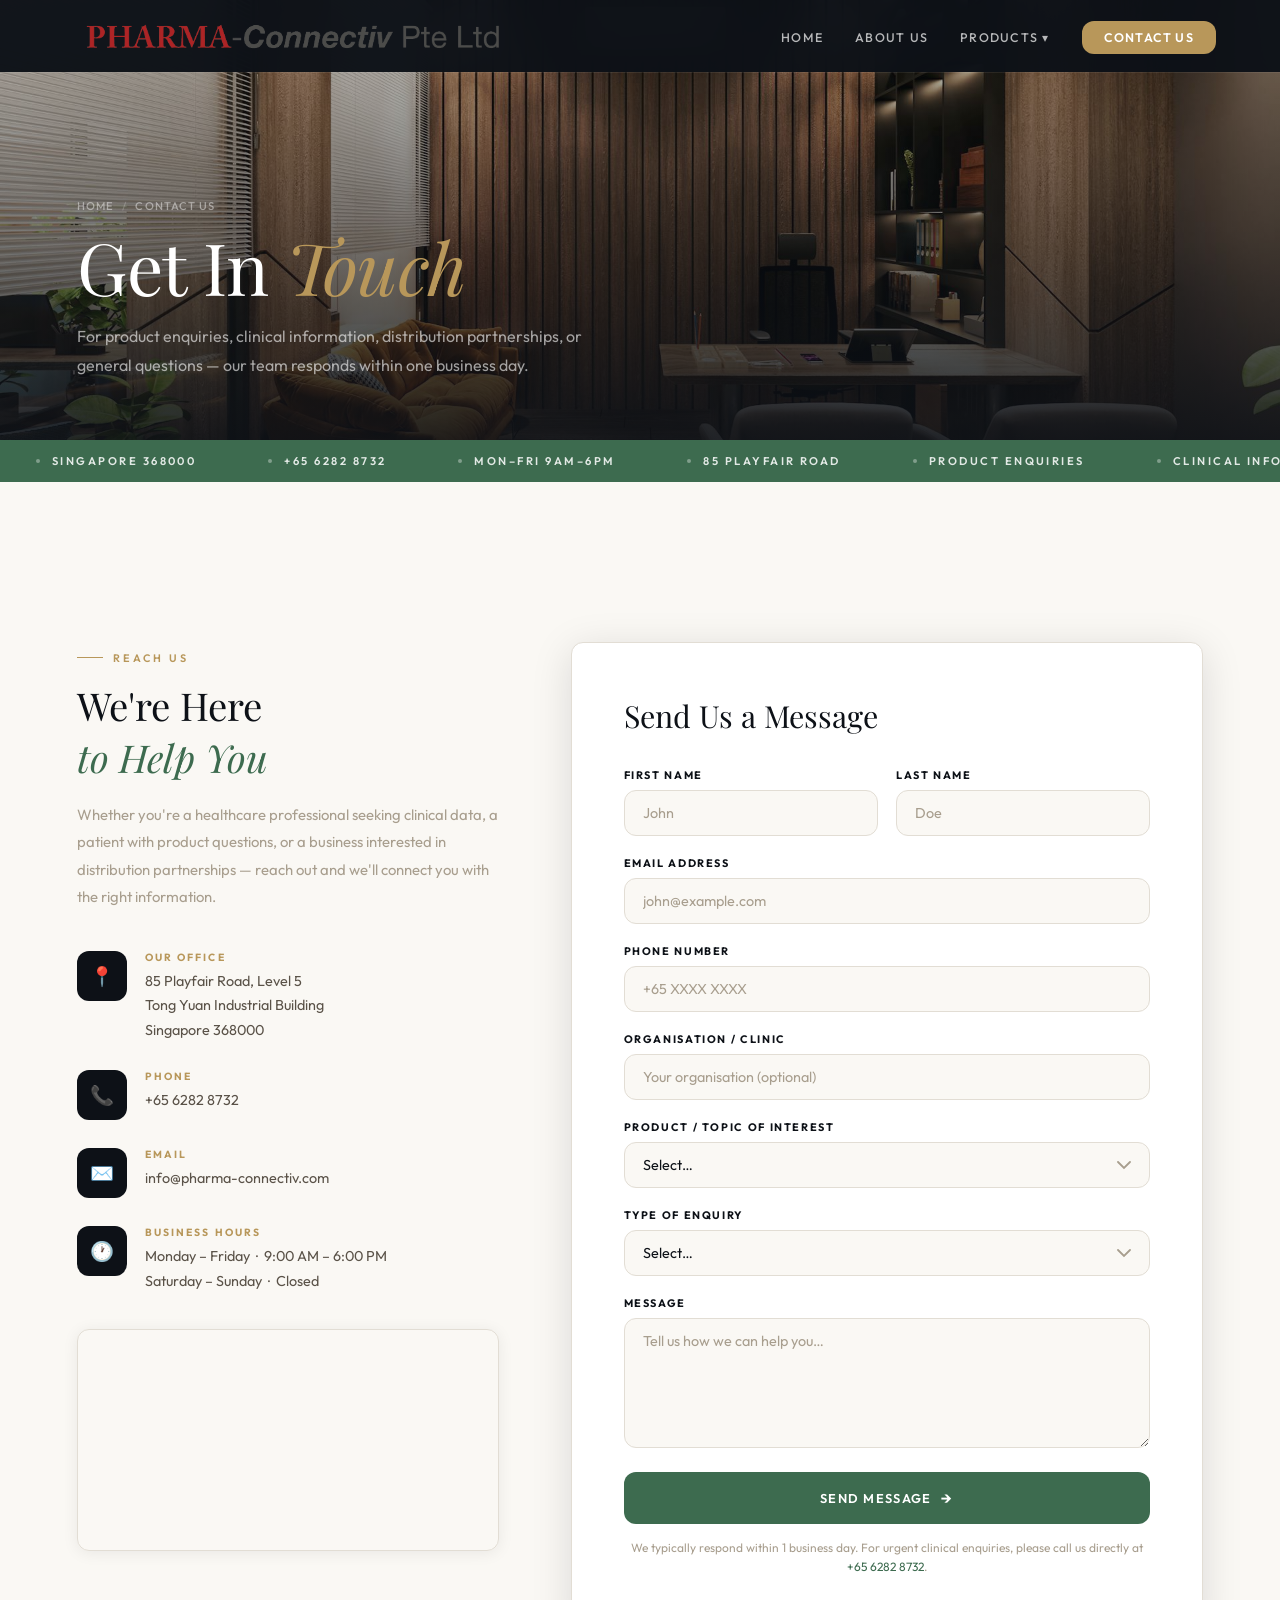
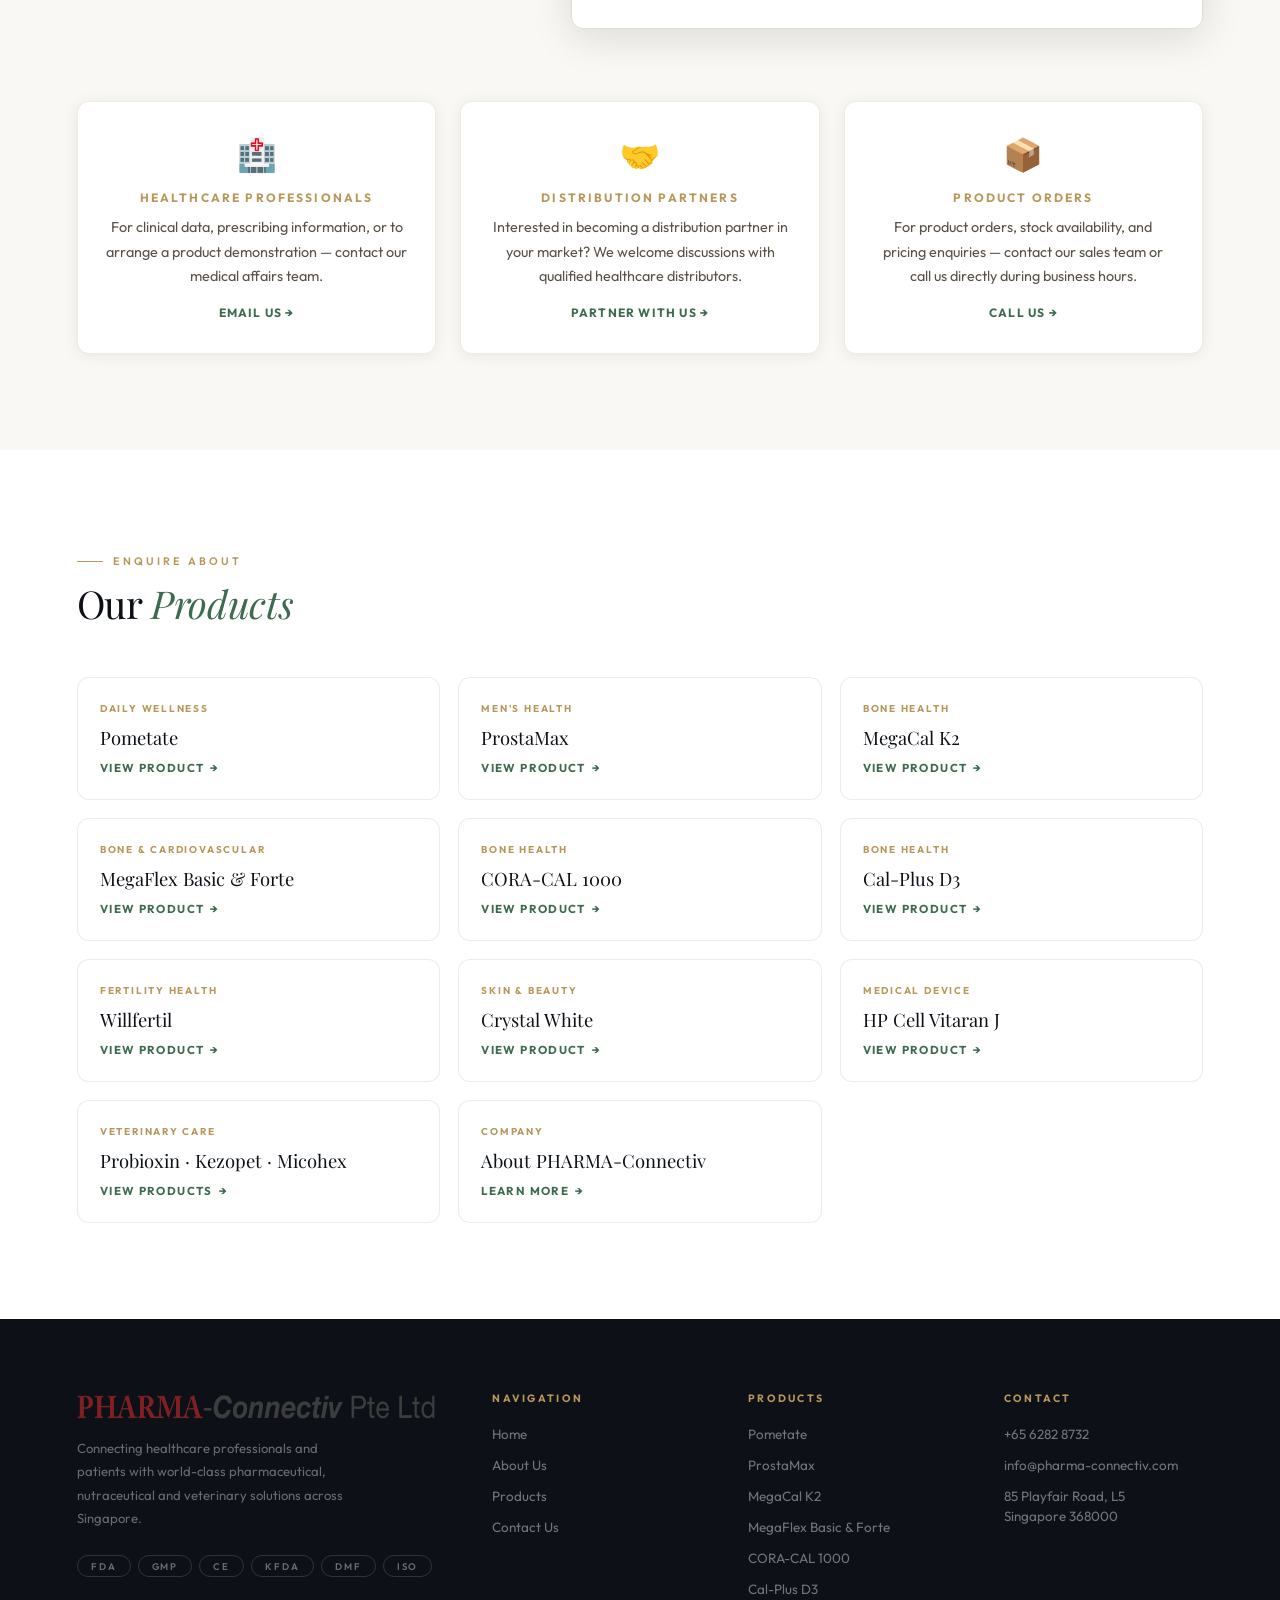
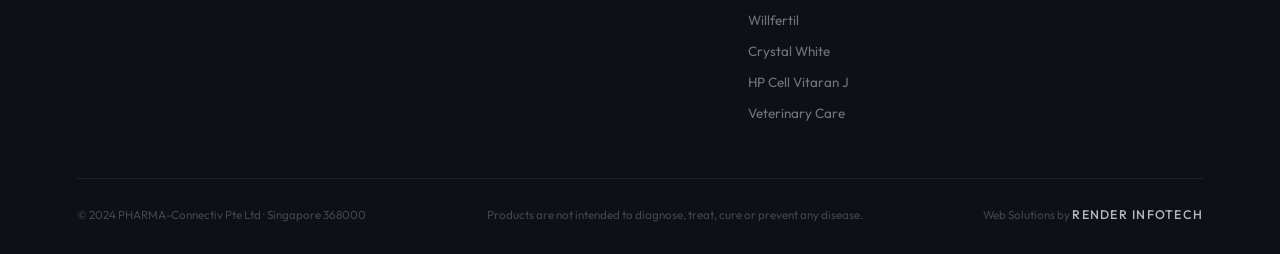
<file: contact.html>
<!doctype html>
<html lang="en">
  <head>
    <meta charset="UTF-8" />
    <meta name="viewport" content="width=device-width,initial-scale=1" />
    <title>Contact Us — PHARMA-Connectiv Pte Ltd</title>
    <link rel="stylesheet" href="css/styles.css" />
    <style>
      /* ── Contact layout ── */
      .contact-wrap {
        display: grid;
        grid-template-columns: 1fr 1.5fr;
        gap: 72px;
        padding-top: 64px;
        align-items: start;
      }
      .contact-intro h2 {
        font-family: "Playfair Display", serif;
        font-size: clamp(1.8rem, 3vw, 2.6rem);
        font-weight: 400;
        color: var(--ink);
        margin: 14px 0 18px;
      }
      .contact-intro > p {
        font-size: 0.93rem;
        line-height: 1.85;
        color: var(--grey-3);
        margin-bottom: 40px;
      }

      .cinfo-block {
        display: flex;
        gap: 18px;
        align-items: flex-start;
        margin-bottom: 28px;
      }
      .cinfo-icon {
        width: 50px;
        height: 50px;
        border-radius: var(--r);
        background: var(--ink);
        display: flex;
        align-items: center;
        justify-content: center;
        font-size: 1.2rem;
        flex-shrink: 0;
      }
      .cinfo-label {
        font-size: 0.65rem;
        letter-spacing: 0.2em;
        text-transform: uppercase;
        font-weight: 700;
        color: var(--gold);
        margin-bottom: 5px;
      }
      .cinfo-val {
        font-size: 0.9rem;
        color: var(--grey-4);
        line-height: 1.7;
      }
      .cinfo-val a {
        color: var(--grey-4);
        transition: color 0.2s;
      }
      .cinfo-val a:hover {
        color: var(--sage);
      }

      .map-box {
        margin-top: 36px;
        border-radius: var(--r);
        overflow: hidden;
        border: 1px solid var(--grey-2);
        box-shadow: var(--shadow-sm);
      }
      .map-box iframe {
        width: 100%;
        height: 220px;
        border: 0;
        display: block;
      }

      /* ── Form ── */
      .contact-form-box {
        background: var(--white);
        border-radius: 12px;
        padding: 52px;
        border: 1px solid var(--grey-2);
        box-shadow: var(--shadow-md);
      }
      .contact-form-box h3 {
        font-family: "Playfair Display", serif;
        font-size: 1.9rem;
        font-weight: 400;
        color: var(--ink);
        margin-bottom: 32px;
      }
      .form-row {
        display: grid;
        grid-template-columns: 1fr 1fr;
        gap: 18px;
      }
      .fgroup {
        margin-bottom: 20px;
      }
      .fgroup label {
        display: block;
        font-size: 0.68rem;
        letter-spacing: 0.15em;
        text-transform: uppercase;
        font-weight: 700;
        color: var(--ink);
        margin-bottom: 8px;
      }
      .fgroup input,
      .fgroup select,
      .fgroup textarea {
        width: 100%;
        padding: 13px 18px;
        border: 1.5px solid var(--grey-2);
        border-radius: var(--r);
        font-family: "Outfit", sans-serif;
        font-size: 0.9rem;
        color: var(--ink);
        background: var(--cream);
        transition:
          border-color 0.25s,
          background 0.25s,
          box-shadow 0.25s;
        outline: none;
        appearance: none;
      }
      .fgroup input:focus,
      .fgroup select:focus,
      .fgroup textarea:focus {
        border-color: var(--sage);
        background: #fff;
        box-shadow: 0 0 0 4px rgba(61, 107, 79, 0.08);
      }
      .fgroup input::placeholder,
      .fgroup textarea::placeholder {
        color: var(--grey-3);
      }
      .fgroup textarea {
        min-height: 130px;
        resize: vertical;
      }
      .fgroup select {
        background-image: url("data:image/svg+xml,%3Csvg xmlns='http://www.w3.org/2000/svg' width='14' height='9' viewBox='0 0 14 9'%3E%3Cpath d='M1 1l6 6 6-6' stroke='%23a89e8e' stroke-width='1.8' fill='none' stroke-linecap='round'/%3E%3C/svg%3E");
        background-repeat: no-repeat;
        background-position: right 18px center;
        padding-right: 44px;
      }
      .form-success {
        display: none;
        text-align: center;
        padding: 40px 20px;
      }
      .form-success-icon {
        font-size: 3rem;
        margin-bottom: 16px;
      }
      .form-success h4 {
        font-family: "Playfair Display", serif;
        font-size: 1.5rem;
        font-weight: 400;
        color: var(--ink);
        margin-bottom: 10px;
      }
      .form-success p {
        font-size: 0.88rem;
        color: var(--grey-3);
        line-height: 1.7;
      }

      /* ── Office card strip ── */
      .office-strip {
        display: grid;
        grid-template-columns: repeat(3, 1fr);
        gap: 24px;
        margin-top: 56px;
      }
      .office-card {
        padding: 32px 28px;
        border-radius: 12px;
        border: 1px solid var(--border);
        background: var(--white);
        box-shadow: var(--shadow-sm);
        text-align: center;
      }
      .oc-icon {
        font-size: 2rem;
        margin-bottom: 16px;
      }
      .oc-title {
        font-size: 0.75rem;
        letter-spacing: 0.18em;
        text-transform: uppercase;
        font-weight: 700;
        color: var(--gold);
        margin-bottom: 10px;
      }
      .oc-val {
        font-size: 0.9rem;
        color: var(--grey-4);
        line-height: 1.7;
      }
      .oc-val a {
        color: var(--grey-4);
        transition: color 0.2s;
      }
      .oc-val a:hover {
        color: var(--sage);
      }

      /* ── Products quick links ── */
      .product-links {
        display: grid;
        grid-template-columns: repeat(3, 1fr);
        gap: 18px;
        margin-top: 52px;
      }
      .plink {
        display: flex;
        flex-direction: column;
        align-items: flex-start;
        gap: 10px;
        padding: 24px 22px;
        border-radius: 12px;
        border: 1px solid var(--border);
        background: var(--white);
        text-decoration: none;
        transition:
          transform 0.3s,
          box-shadow 0.3s;
      }
      .plink:hover {
        transform: translateY(-4px);
        box-shadow: var(--shadow-md);
      }
      .plink-img {
        width: 100%;
        height: 120px;
        border-radius: var(--r);
        overflow: hidden;
        margin-bottom: 4px;
      }
      .plink-img img {
        width: 100%;
        height: 100%;
        object-fit: cover;
      }
      .plink-cat {
        font-size: 0.62rem;
        letter-spacing: 0.18em;
        text-transform: uppercase;
        font-weight: 700;
        color: var(--gold);
      }
      .plink-name {
        font-family: "Playfair Display", serif;
        font-size: 1.15rem;
        font-weight: 400;
        color: var(--ink);
      }
      .plink-cta {
        font-size: 0.72rem;
        letter-spacing: 0.12em;
        text-transform: uppercase;
        font-weight: 700;
        color: var(--sage);
        display: flex;
        align-items: center;
        gap: 6px;
        margin-top: auto;
        transition: gap 0.2s;
      }
      .plink:hover .plink-cta {
        gap: 10px;
      }
      .plink-cta::after {
        content: "→";
      }

      @media (max-width: 1000px) {
        .contact-wrap {
          grid-template-columns: 1fr;
        }
      }
      @media (max-width: 768px) {
        .contact-form-box {
          padding: 32px 22px;
        }
        .form-row {
          grid-template-columns: 1fr;
        }
        .office-strip {
          grid-template-columns: 1fr;
        }
        .product-links {
          grid-template-columns: 1fr;
        }
        .contact-layout {
          grid-template-columns: 1fr !important;
        }
      }
      @media (max-width: 480px) {
        .contact-intro h2 {
          font-size: 1.7rem;
        }
        .contact-form-box h3 {
          font-size: 1.5rem;
        }
        .contact-form-box {
          padding: 24px 18px;
        }
      }
    </style>
  </head>
  <body>
    <nav id="navbar" class="solid">
      <a
        href="index.html"
        class="nav-logo"
        aria-label="PHARMA-Connectiv Pte Ltd"
      >
        <img
          src="assets/images/logo-new.png"
          alt="PHARMA-Connectiv Pte Ltd"
          height="36"
        />
        <!-- <div class="nav-logo-main">PHARMA<span>-Connectiv</span></div>
        <div class="nav-logo-sub">Pte Ltd · Singapore</div> -->
      </a>
      <ul class="nav-links">
        <li><a href="index.html">Home</a></li>
        <li><a href="about.html">About Us</a></li>
        <li class="nav-has-drop">
          <a href="products.html">Products ▾</a>
          <div class="nav-drop">
            <a href="products.html"
              ><span class="nav-drop-icon">💊</span>All Products</a
            ><a href="pometate.html"
              ><span class="nav-drop-icon">🌿</span>Pometate</a
            ><a href="prostamax.html"
              ><span class="nav-drop-icon">🛡️</span>ProstaMax</a
            >
            <a href="megacal.html"
              ><span class="nav-drop-icon">🦴</span>MegaCal K2</a
            >
            <a href="megaflex.html"
              ><span class="nav-drop-icon">🔩</span>MegaFlex Basic &amp;
              Forte</a
            >
            <a href="coracal.html"
              ><span class="nav-drop-icon">🧪</span>CORA-CAL 1000</a
            >
            <a href="calplusd3.html"
              ><span class="nav-drop-icon">💧</span>Cal-Plus D3</a
            >
            <a href="willfertil.html"
              ><span class="nav-drop-icon">👫</span>Willfertil</a
            >
            <a href="crystal-white.html"
              ><span class="nav-drop-icon">✨</span>Crystal White</a
            >
            <a href="vitaran.html"
              ><span class="nav-drop-icon">💉</span>HP Cell Vitaran J</a
            >
            <a href="vetcare.html"
              ><span class="nav-drop-icon">🐾</span>Veterinary Care</a
            >
          </div>
        </li>
        <li><a href="contact.html" class="active nav-cta">Contact Us</a></li>
      </ul>
      <button class="nav-toggle" id="nav-toggle">
        <span></span><span></span><span></span>
      </button>
    </nav>
    <div class="nav-drawer" id="nav-drawer">
      <a href="index.html">Home</a><a href="about.html">About Us</a
      ><a href="products.html">All Products</a
      ><a href="pometate.html">Pometate</a><a href="prostamax.html">ProstaMax</a
      ><a href="megacal.html">MegaCal K2</a>
      <a href="megaflex.html">MegaFlex Basic &amp; Forte</a
      ><a href="coracal.html">CORA-CAL 1000</a
      ><a href="calplusd3.html">Cal-Plus D3</a
      ><a href="willfertil.html">Willfertil</a>
      <a href="crystal-white.html">Crystal White</a>
      <a href="vitaran.html">HP Cell Vitaran J</a>
      <a href="vetcare.html">Veterinary Care</a>
      <a href="contact.html" class="drawer-cta">Contact Us</a>
    </div>

    <!-- PAGE HERO -->
    <div class="page-hero">
      <img
        class="page-hero-img"
        src="assets/images/contact-us-hero.jpg"
        alt="Contact PHARMA-Connectiv"
      />
      <div class="page-hero-overlay"></div>
      <div class="page-hero-content">
        <div class="breadcrumb">
          <a href="index.html">Home</a><span class="breadcrumb-sep">/</span
          ><span>Contact Us</span>
        </div>
        <h1 class="display" style="font-size: clamp(2.5rem, 6vw, 4.5rem)">
          Get In <em style="color: var(--gold)">Touch</em>
        </h1>
        <p>
          For product enquiries, clinical information, distribution
          partnerships, or general questions — our team responds within one
          business day.
        </p>
      </div>
    </div>

    <div class="marquee-wrap" aria-hidden="true">
      <div class="marquee-track">
        <span class="marquee-item"
          ><span class="marquee-dot"></span>Singapore 368000</span
        ><span class="marquee-item"
          ><span class="marquee-dot"></span>+65 6282 8732</span
        ><span class="marquee-item"
          ><span class="marquee-dot"></span>Mon–Fri 9AM–6PM</span
        ><span class="marquee-item"
          ><span class="marquee-dot"></span>85 Playfair Road</span
        ><span class="marquee-item"
          ><span class="marquee-dot"></span>Product Enquiries</span
        ><span class="marquee-item"
          ><span class="marquee-dot"></span>Clinical Information</span
        >
        <span class="marquee-item"
          ><span class="marquee-dot"></span>Singapore 368000</span
        ><span class="marquee-item"
          ><span class="marquee-dot"></span>+65 6282 8732</span
        ><span class="marquee-item"
          ><span class="marquee-dot"></span>Mon–Fri 9AM–6PM</span
        ><span class="marquee-item"
          ><span class="marquee-dot"></span>85 Playfair Road</span
        ><span class="marquee-item"
          ><span class="marquee-dot"></span>Product Enquiries</span
        ><span class="marquee-item"
          ><span class="marquee-dot"></span>Clinical Information</span
        >
      </div>
    </div>

    <!-- CONTACT SECTION -->
    <section class="section" style="background: var(--cream)">
      <div class="contact-wrap">
        <!-- Left: Info -->
        <div class="contact-intro">
          <div class="eyebrow reveal">Reach Us</div>
          <h2 class="reveal rv1">We're Here<br /><em>to Help You</em></h2>
          <p class="reveal rv2">
            Whether you're a healthcare professional seeking clinical data, a
            patient with product questions, or a business interested in
            distribution partnerships — reach out and we'll connect you with the
            right information.
          </p>

          <div class="cinfo-block reveal rv2">
            <div class="cinfo-icon">📍</div>
            <div>
              <div class="cinfo-label">Our Office</div>
              <div class="cinfo-val">
                85 Playfair Road, Level 5<br />Tong Yuan Industrial Building<br />Singapore
                368000
              </div>
            </div>
          </div>
          <div class="cinfo-block reveal rv3">
            <div class="cinfo-icon">📞</div>
            <div>
              <div class="cinfo-label">Phone</div>
              <div class="cinfo-val">
                <a href="tel:+6562828732">+65 6282 8732</a>
              </div>
            </div>
          </div>
          <div class="cinfo-block reveal rv3">
            <div class="cinfo-icon">✉️</div>
            <div>
              <div class="cinfo-label">Email</div>
              <div class="cinfo-val">
                <a href="mailto:info@pharma-connectiv.com"
                  >info@pharma-connectiv.com</a
                >
              </div>
            </div>
          </div>
          <div class="cinfo-block reveal rv3">
            <div class="cinfo-icon">🕐</div>
            <div>
              <div class="cinfo-label">Business Hours</div>
              <div class="cinfo-val">
                Monday – Friday &nbsp;·&nbsp; 9:00 AM – 6:00 PM<br />Saturday –
                Sunday &nbsp;·&nbsp; Closed
              </div>
            </div>
          </div>

          <div class="map-box reveal rv4">
            <iframe
              src="https://www.google.com/maps/embed?pb=!1m18!1m12!1m3!1d3988.6767!2d103.8776!3d1.3240!2m3!1f0!2f0!3f0!3m2!1i1024!2i768!4f13.1!3m3!1m2!1s0x31da19e08b4c5765%3A0x2f5d0bb79ef89ff5!2s85%20Playfair%20Rd%2C%20Singapore%20368000!5e0!3m2!1sen!2ssg!4v1"
              loading="lazy"
              title="PHARMA-Connectiv office"
            ></iframe>
          </div>
        </div>

        <!-- Right: Form -->
        <div class="contact-form-box reveal rv1">
          <h3>Send Us a Message</h3>
          <form id="contact-form" novalidate>
            <div class="form-row">
              <div class="fgroup">
                <label for="fname">First Name</label
                ><input type="text" id="fname" placeholder="John" required />
              </div>
              <div class="fgroup">
                <label for="lname">Last Name</label
                ><input type="text" id="lname" placeholder="Doe" required />
              </div>
            </div>
            <div class="fgroup">
              <label for="email">Email Address</label
              ><input
                type="email"
                id="email"
                placeholder="john@example.com"
                required
              />
            </div>
            <div class="fgroup">
              <label for="phone">Phone Number</label
              ><input type="tel" id="phone" placeholder="+65 XXXX XXXX" />
            </div>
            <div class="fgroup">
              <label for="org">Organisation / Clinic</label
              ><input
                type="text"
                id="org"
                placeholder="Your organisation (optional)"
              />
            </div>
            <div class="fgroup">
              <label for="interest">Product / Topic of Interest</label>
              <select id="interest">
                <option value="">Select…</option>
                <option value="pometate">Pometate — Dietary Supplement</option>
                <option value="prostamax">ProstaMax — Prostate Health</option>
                <option value="vitaran">
                  HP Cell Vitaran J — Medical Device
                </option>
                <option value="veterinary">Veterinary Care Range</option>
                <option value="distribution">Distribution Partnership</option>
                <option value="general">General Enquiry</option>
              </select>
            </div>
            <div class="fgroup">
              <label for="enquiry-type">Type of Enquiry</label>
              <select id="enquiry-type">
                <option value="">Select…</option>
                <option>Product Information</option>
                <option>Clinical Data / Research</option>
                <option>Pricing &amp; Availability</option>
                <option>Distribution / Partnership</option>
                <option>Healthcare Professional Enquiry</option>
                <option>Other</option>
              </select>
            </div>
            <div class="fgroup">
              <label for="message">Message</label
              ><textarea
                id="message"
                placeholder="Tell us how we can help you…"
              ></textarea>
            </div>
            <button
              type="submit"
              class="btn btn-sage btn-arrow"
              style="width: 100%; justify-content: center; padding: 16px"
            >
              Send Message
            </button>
            <p
              style="
                font-size: 0.75rem;
                color: var(--grey-3);
                text-align: center;
                margin-top: 14px;
                line-height: 1.6;
              "
            >
              We typically respond within 1 business day. For urgent clinical
              enquiries, please call us directly at
              <a href="tel:+6562828732" style="color: var(--sage)"
                >+65 6282 8732</a
              >.
            </p>
          </form>
          <div class="form-success" id="form-success">
            <div class="form-success-icon">✅</div>
            <h4>Message Sent Successfully</h4>
            <p>
              Thank you for reaching out. A member of our team will get back to
              you within one business day.<br /><br />For urgent enquiries, call
              us at
              <a href="tel:+6562828732" style="color: var(--sage)"
                >+65 6282 8732</a
              >.
            </p>
          </div>
        </div>
      </div>

      <!-- Quick contact cards -->
      <div class="office-strip" style="margin-top: 72px">
        <div class="office-card reveal">
          <div class="oc-icon">🏥</div>
          <div class="oc-title">Healthcare Professionals</div>
          <p class="oc-val">
            For clinical data, prescribing information, or to arrange a product
            demonstration — contact our medical affairs team.
          </p>
          <a
            href="mailto:info@pharma-connectiv.com"
            style="
              display: inline-flex;
              align-items: center;
              gap: 6px;
              margin-top: 16px;
              font-size: 0.75rem;
              letter-spacing: 0.1em;
              text-transform: uppercase;
              font-weight: 700;
              color: var(--sage);
            "
            >Email Us →</a
          >
        </div>
        <div class="office-card reveal rv1">
          <div class="oc-icon">🤝</div>
          <div class="oc-title">Distribution Partners</div>
          <p class="oc-val">
            Interested in becoming a distribution partner in your market? We
            welcome discussions with qualified healthcare distributors.
          </p>
          <a
            href="mailto:info@pharma-connectiv.com"
            style="
              display: inline-flex;
              align-items: center;
              gap: 6px;
              margin-top: 16px;
              font-size: 0.75rem;
              letter-spacing: 0.1em;
              text-transform: uppercase;
              font-weight: 700;
              color: var(--sage);
            "
            >Partner With Us →</a
          >
        </div>
        <div class="office-card reveal rv2">
          <div class="oc-icon">📦</div>
          <div class="oc-title">Product Orders</div>
          <p class="oc-val">
            For product orders, stock availability, and pricing enquiries —
            contact our sales team or call us directly during business hours.
          </p>
          <a
            href="tel:+6562828732"
            style="
              display: inline-flex;
              align-items: center;
              gap: 6px;
              margin-top: 16px;
              font-size: 0.75rem;
              letter-spacing: 0.1em;
              text-transform: uppercase;
              font-weight: 700;
              color: var(--sage);
            "
            >Call Us →</a
          >
        </div>
      </div>
    </section>

    <!-- PRODUCT QUICK LINKS -->
    <section class="section" style="background: var(--white)">
      <div class="eyebrow reveal">Enquire About</div>
      <h2
        class="display reveal rv1"
        style="font-size: clamp(1.9rem, 3vw, 2.6rem); margin-top: 14px"
      >
        Our <em>Products</em>
      </h2>
      <div class="product-links">
        <a href="pometate.html" class="plink reveal"
          ><div class="plink-cat">Daily Wellness</div>
          <div class="plink-name">Pometate</div>
          <div class="plink-cta">View Product</div></a
        >
        <a href="prostamax.html" class="plink reveal rv1"
          ><div class="plink-cat">Men's Health</div>
          <div class="plink-name">ProstaMax</div>
          <div class="plink-cta">View Product</div></a
        >
        <a href="megacal.html" class="plink reveal rv2"
          ><div class="plink-cat">Bone Health</div>
          <div class="plink-name">MegaCal K2</div>
          <div class="plink-cta">View Product</div></a
        >
        <a href="megaflex.html" class="plink reveal"
          ><div class="plink-cat">Bone &amp; Cardiovascular</div>
          <div class="plink-name">MegaFlex Basic &amp; Forte</div>
          <div class="plink-cta">View Product</div></a
        >
        <a href="" class="plink reveal rv2"
          ><div class="plink-cat">Bone Health</div>
          <div class="plink-name">CORA-CAL 1000</div>
          <div class="plink-cta">View Product</div></a
        >
        <a href="" class="plink reveal rv2"
          ><div class="plink-cat">Bone Health</div>
          <div class="plink-name">Cal-Plus D3</div>
          <div class="plink-cta">View Product</div></a
        >
        <a href="willfertil.html" class="plink reveal rv1"
          ><div class="plink-cat">Fertility Health</div>
          <div class="plink-name">Willfertil</div>
          <div class="plink-cta">View Product</div></a
        >
        <a href="crystal-white.html" class="plink reveal rv2"
          ><div class="plink-cat">Skin &amp; Beauty</div>
          <div class="plink-name">Crystal White</div>
          <div class="plink-cta">View Product</div></a
        >
        <a href="vitaran.html" class="plink reveal"
          ><div class="plink-cat">Medical Device</div>
          <div class="plink-name">HP Cell Vitaran J</div>
          <div class="plink-cta">View Product</div></a
        >
        <a href="vetcare.html" class="plink reveal rv1"
          ><div class="plink-cat">Veterinary Care</div>
          <div class="plink-name">Probioxin · Kezopet · Micohex</div>
          <div class="plink-cta">View Products</div></a
        >
        <a href="about.html" class="plink reveal rv2"
          ><div class="plink-cat">Company</div>
          <div class="plink-name">About PHARMA-Connectiv</div>
          <div class="plink-cta">Learn More</div></a
        >
      </div>
    </section>

    <footer>
      <div class="footer-top">
        <div>
          <!-- <div class="f-brand-name">PHARMA<span>-Connectiv</span></div> -->
          <img
            src="assets/images/footer-logo-new.png"
            alt="PHARMA-Connectiv Pte Ltd"
            class="f-logo-img"
          />
          <p class="f-brand-desc">
            Connecting healthcare professionals and patients with world-class
            pharmaceutical, nutraceutical and veterinary solutions across
            Singapore.
          </p>
          <div class="f-certs">
            <span class="f-cert">FDA</span><span class="f-cert">GMP</span
            ><span class="f-cert">CE</span><span class="f-cert">KFDA</span
            ><span class="f-cert">DMF</span><span class="f-cert">ISO</span>
          </div>
        </div>
        <div class="fcol">
          <h5>Navigation</h5>
          <ul>
            <li><a href="index.html">Home</a></li>
            <li><a href="about.html">About Us</a></li>
            <li><a href="products.html">Products</a></li>
            <li><a href="contact.html">Contact Us</a></li>
          </ul>
        </div>
        <div class="fcol">
          <h5>Products</h5>
          <ul>
            <li><a href="pometate.html">Pometate</a></li>
            <li><a href="prostamax.html">ProstaMax</a></li>
            <li><a href="megacal.html">MegaCal K2</a></li>
            <li><a href="megaflex.html">MegaFlex Basic &amp; Forte</a></li>
            <li><a href="coracal.html">CORA-CAL 1000</a></li>
            <li><a href="calplusd3.html">Cal-Plus D3</a></li>
            <li><a href="willfertil.html">Willfertil</a></li>
            <li><a href="crystal-white.html">Crystal White</a></li>
            <li><a href="vitaran.html">HP Cell Vitaran J</a></li>
            <li><a href="vetcare.html">Veterinary Care</a></li>
          </ul>
        </div>
        <div class="fcol">
          <h5>Contact</h5>
          <ul>
            <li><a href="tel:+6562828732">+65 6282 8732</a></li>
            <li>
              <a href="mailto:info@pharma-connectiv.com"
                >info@pharma-connectiv.com</a
              >
            </li>
            <li>
              <a href="#">85 Playfair Road, L5<br />Singapore 368000</a>
            </li>
          </ul>
        </div>
      </div>
      <div class="footer-bottom nav-links">
        <p>© 2024 PHARMA-Connectiv Pte Ltd · Singapore 368000</p>
        <p>
          Products are not intended to diagnose, treat, cure or prevent any
          disease.
        </p>
        <p>
          Web Solutions by
          <a href="https://www.renderinfotech.com/" target="_blank"
            >Render Infotech</a
          >
        </p>
      </div>
    </footer>
    <script src="js/main.js"></script>
    <script>
      const form = document.getElementById("contact-form");
      const success = document.getElementById("form-success");
      if (form) {
        form.addEventListener("submit", (e) => {
          e.preventDefault();
          form.style.display = "none";
          success.style.display = "block";
        });
      }
    </script>
  </body>
</html>
</file>
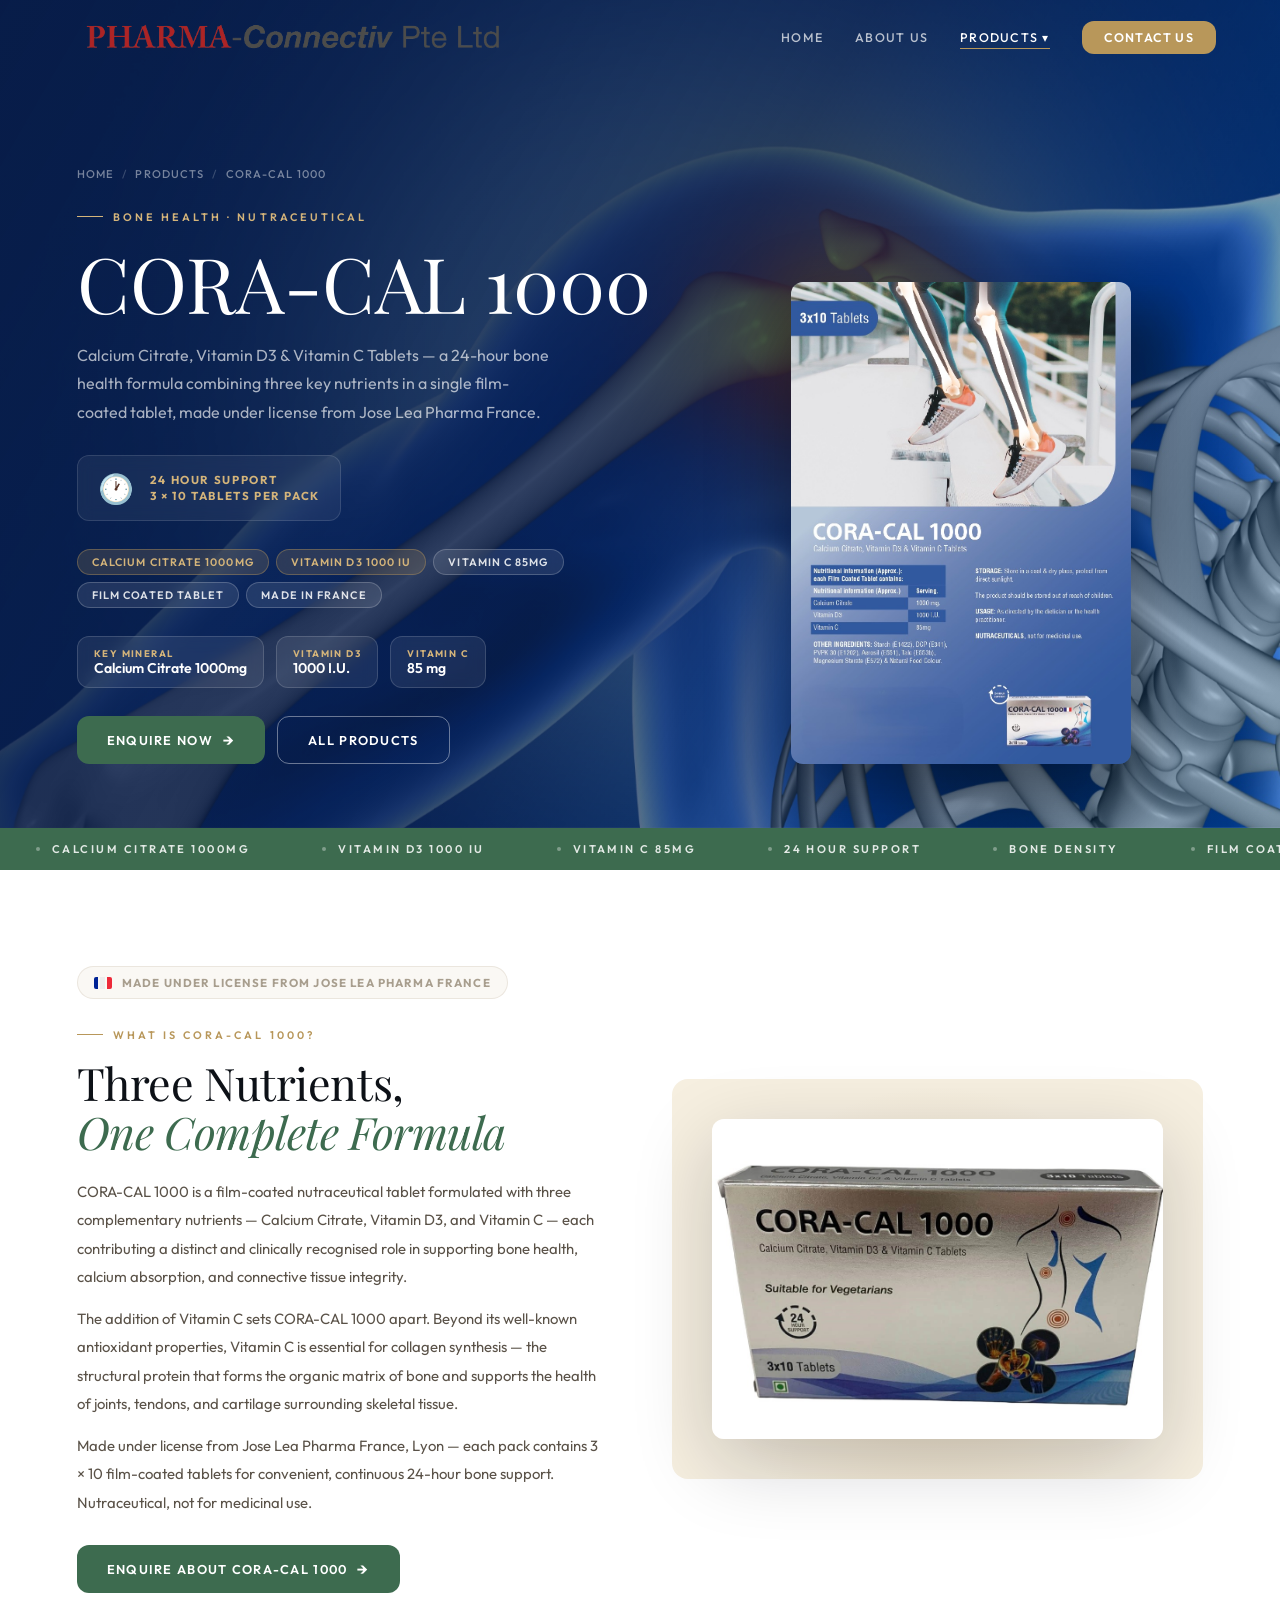
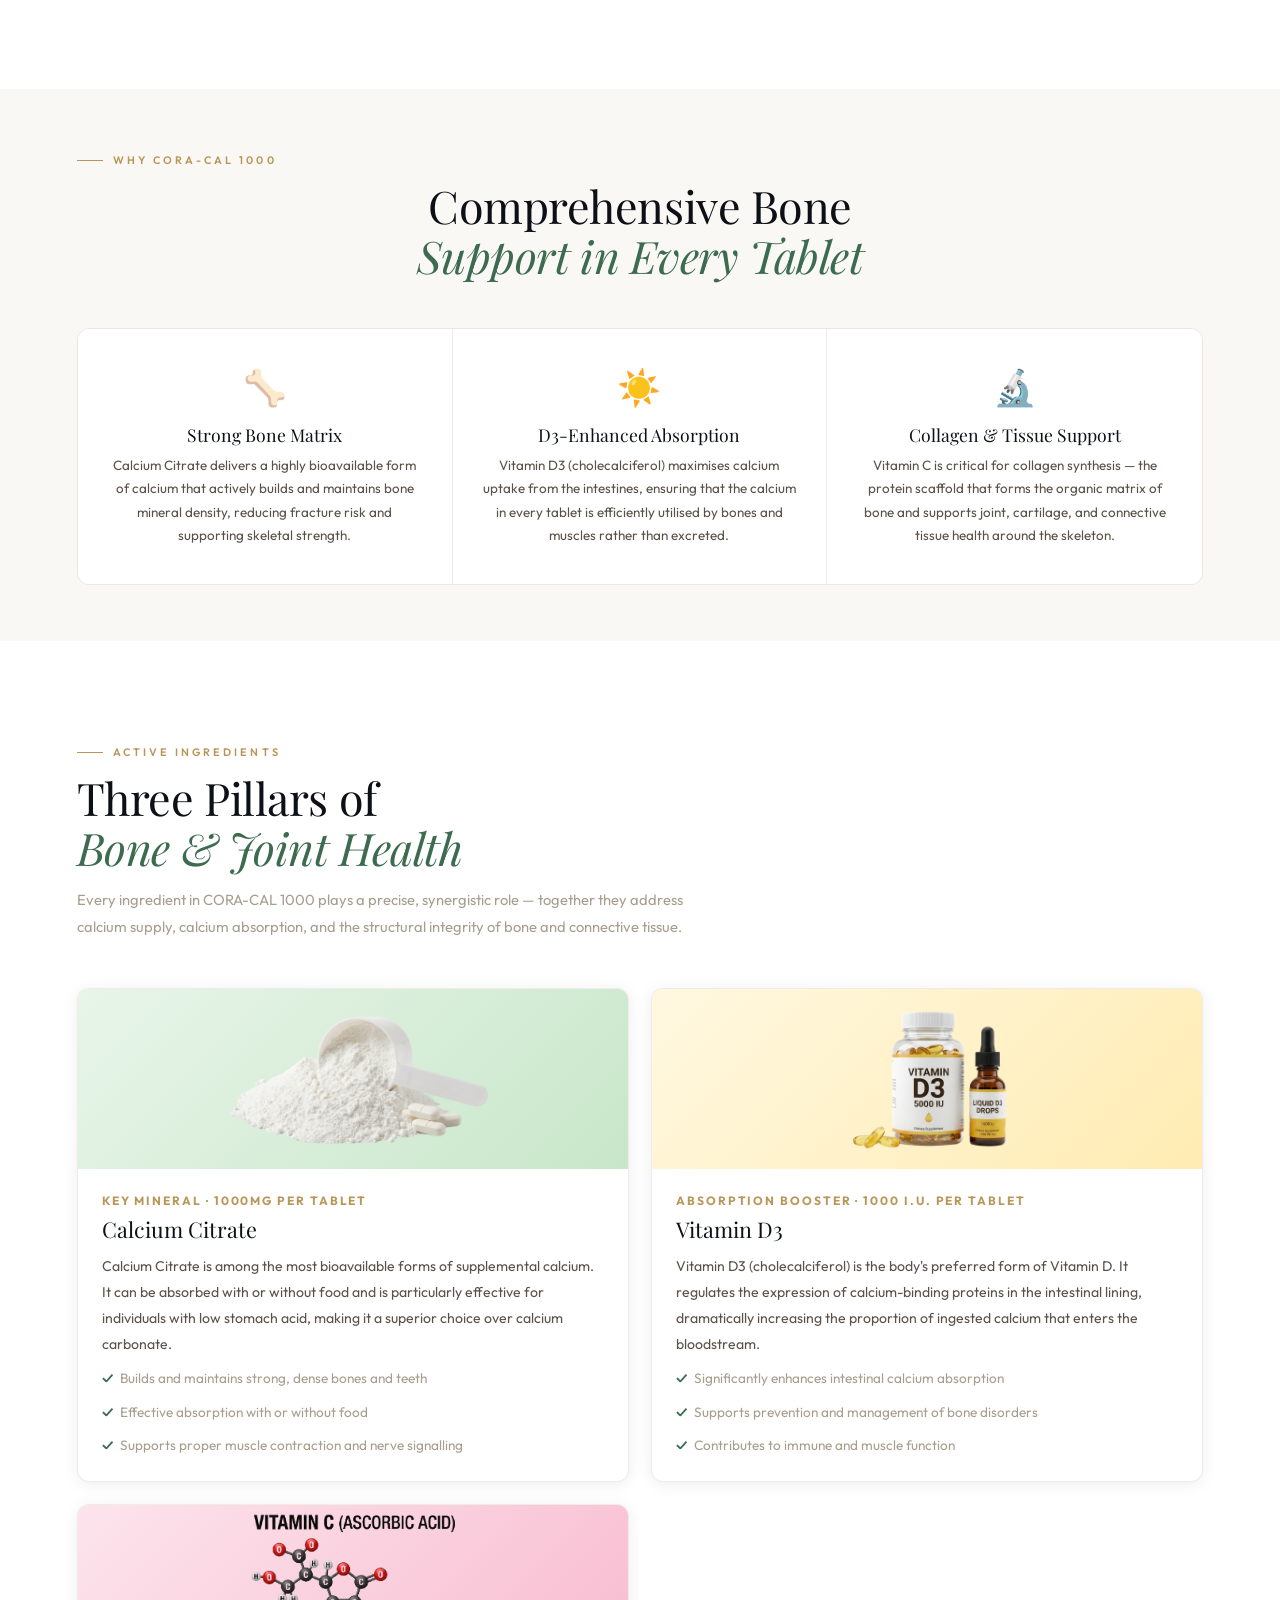
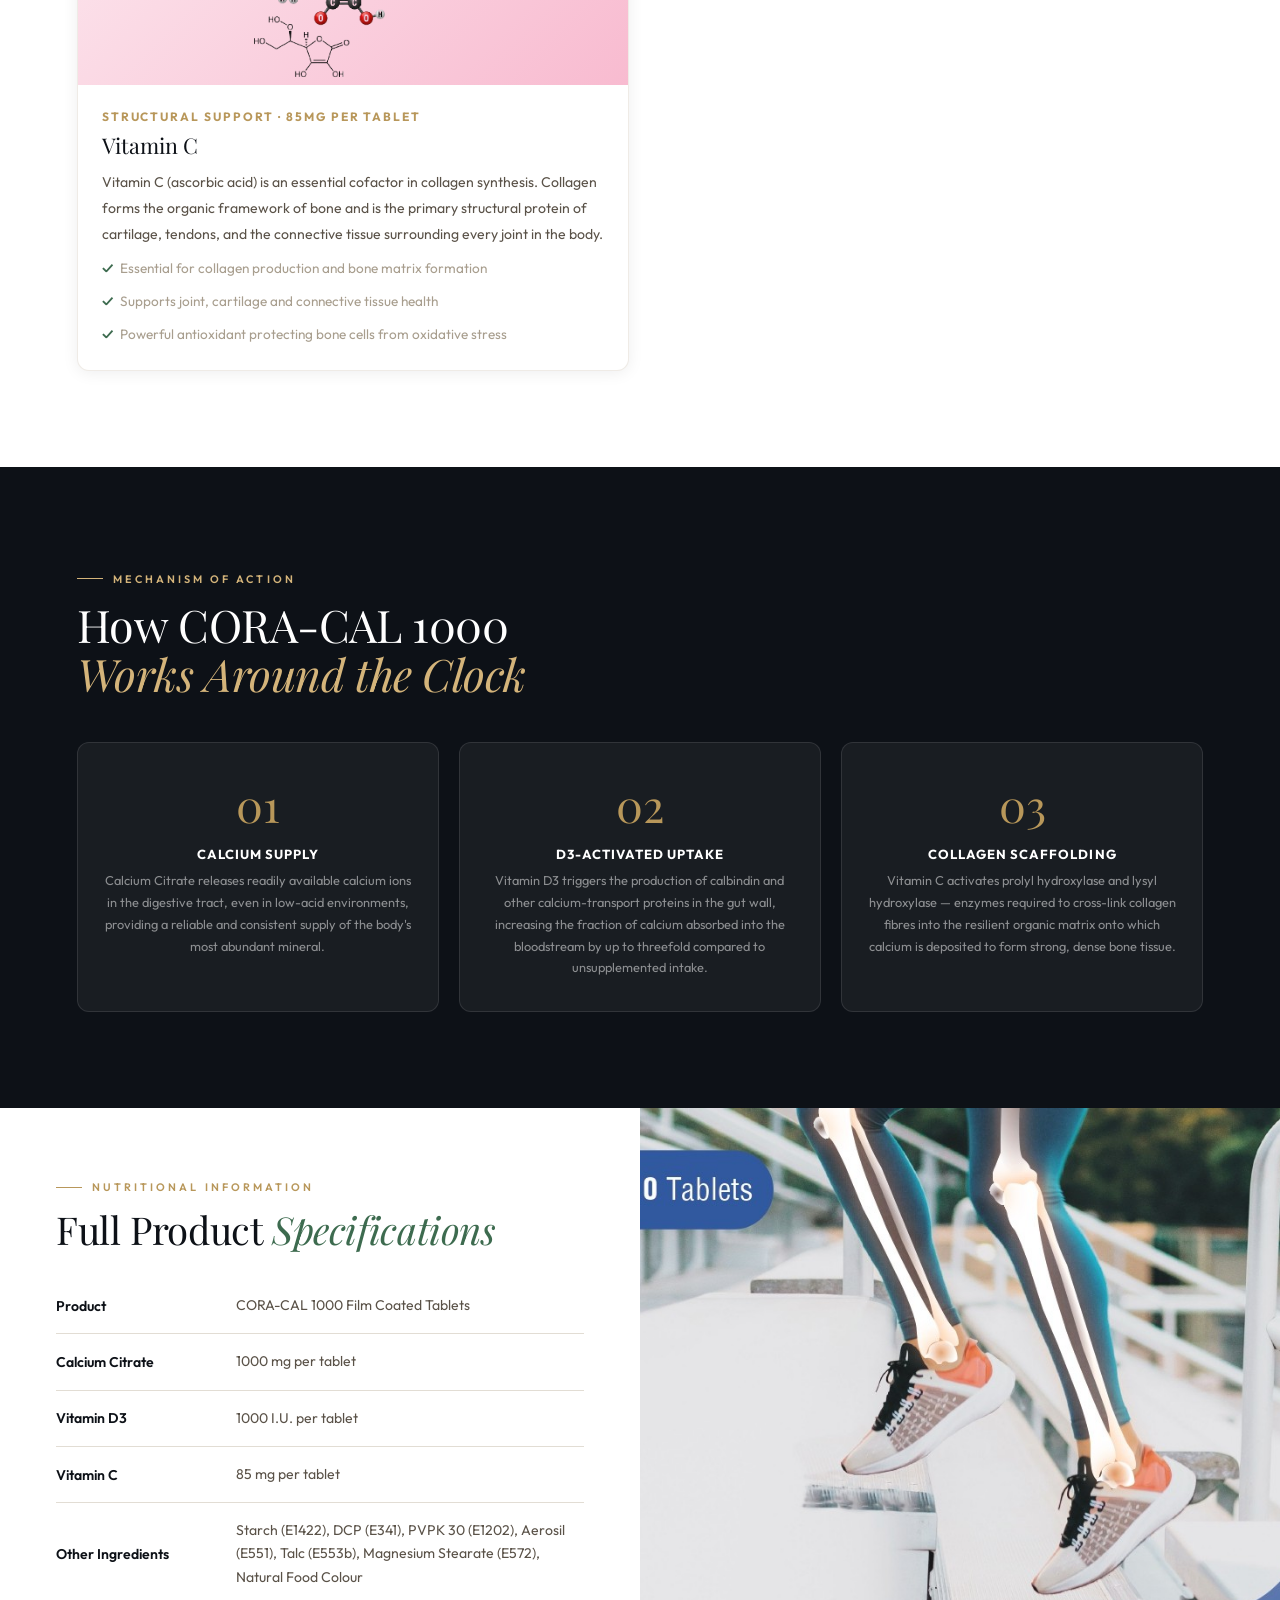
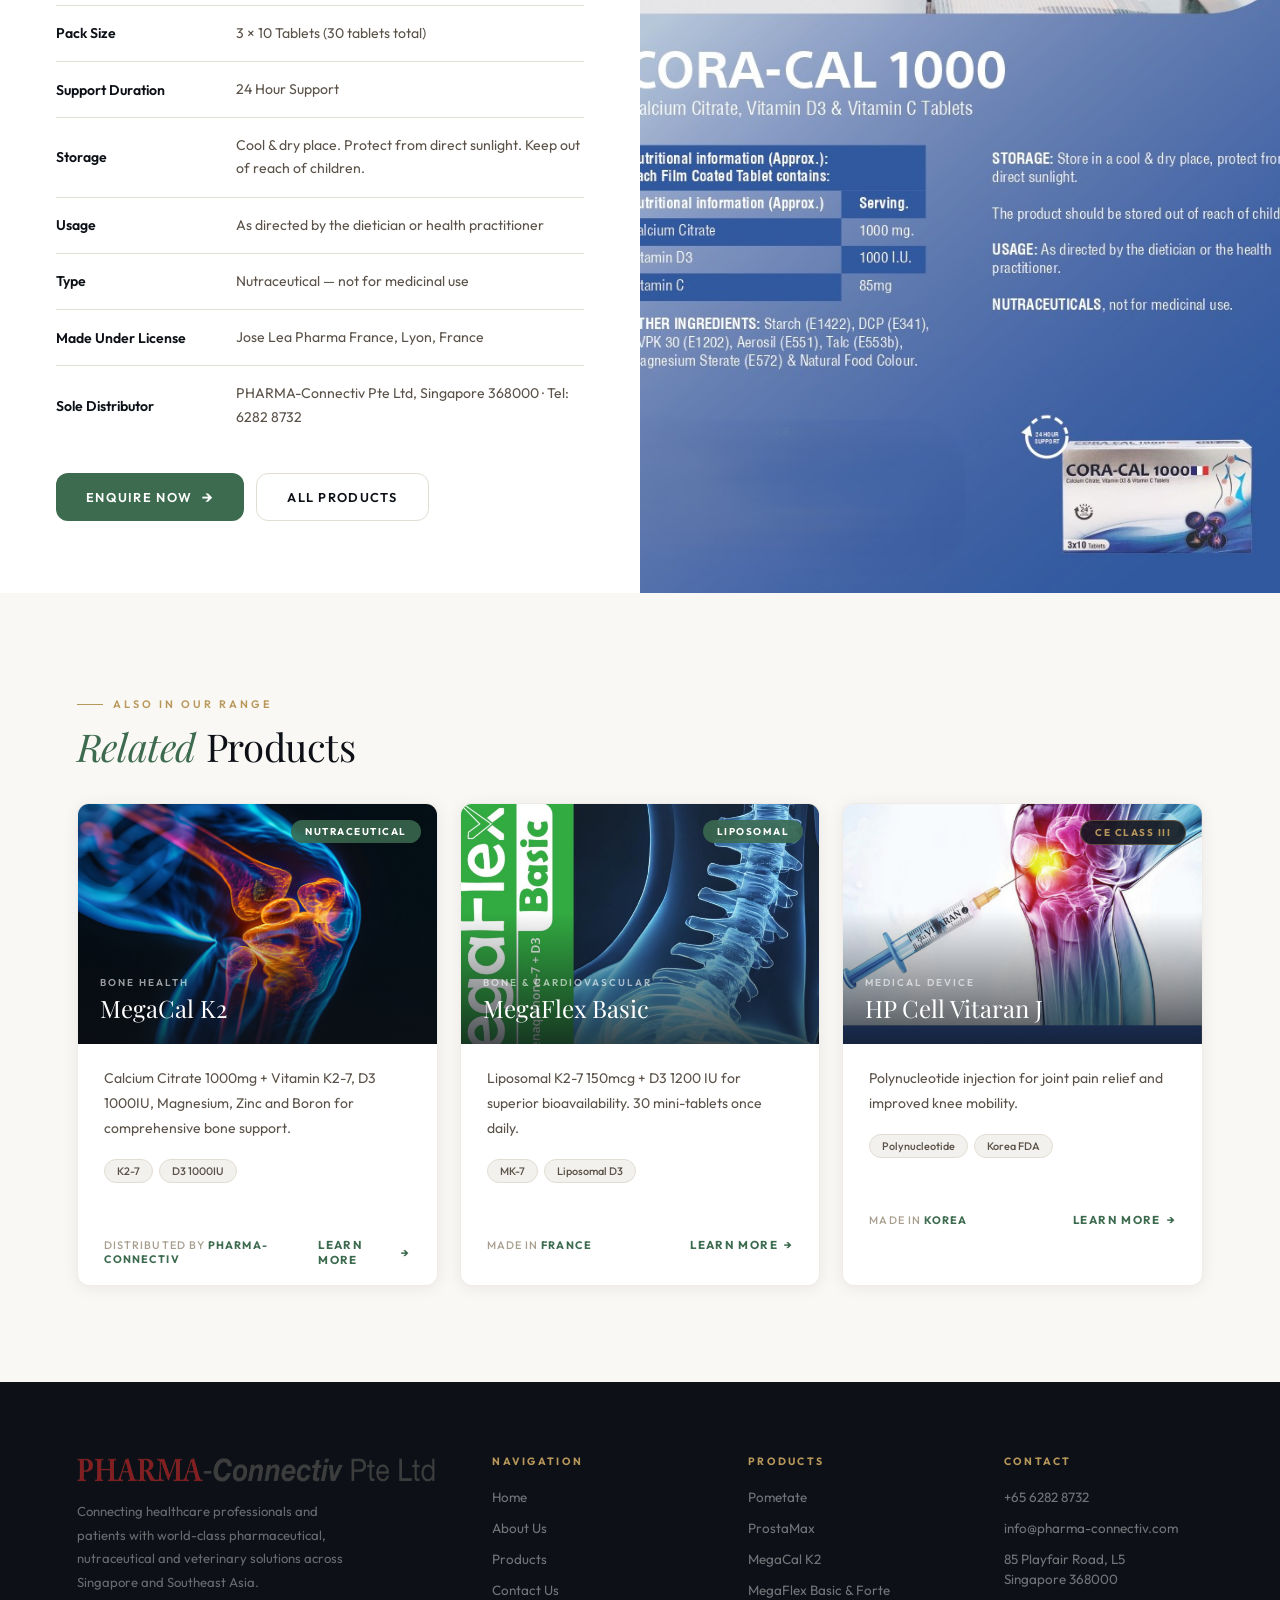
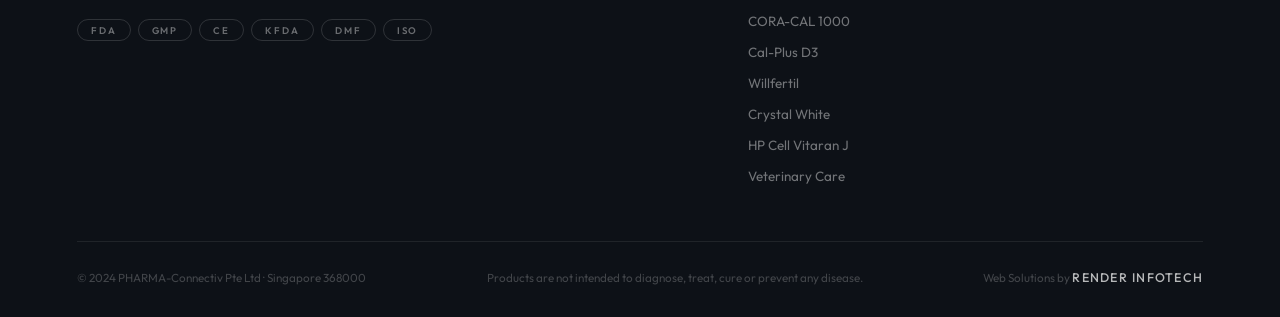
<file: coracal.html>
<!doctype html>
<html lang="en">
  <head>
    <meta charset="UTF-8" />
    <meta name="viewport" content="width=device-width,initial-scale=1" />
    <title>
      CORA-CAL 1000 — Calcium Citrate, Vitamin D3 &amp; C Tablets |
      PHARMA-Connectiv
    </title>
    <meta
      name="description"
      content="CORA-CAL 1000 — Calcium Citrate 1000mg, Vitamin D3 1000IU &amp; Vitamin C 85mg. 24-hour bone health support. Film coated tablets. Made under license from Jose Lea Pharma France. Singapore."
    />
    <link rel="stylesheet" href="css/styles.css" />
    <style>
      .prod-hero {
        padding-top: 72px;
        position: relative;
        min-height: 92vh;
        display: flex;
        align-items: flex-end;
        overflow: hidden;
      }
      .prod-hero-bg {
        position: absolute;
        inset: 0;
        width: 100%;
        height: 100%;
        object-fit: cover;
        transform: scale(1.04);
        animation: hzoom 12s ease-out forwards;
      }
      @keyframes hzoom {
        to {
          transform: scale(1);
        }
      }
      .prod-hero-overlay {
        position: absolute;
        inset: 0;
        background: linear-gradient(
          120deg,
          rgba(8, 28, 70, 0.96) 0%,
          rgba(8, 28, 70, 0.8) 50%,
          rgba(0, 80, 140, 0.3) 100%
        );
      }
      .prod-hero-content {
        position: relative;
        z-index: 2;
        padding: 0 6% 64px;
        width: 100%;
        display: grid;
        grid-template-columns: 1.1fr 0.9fr;
        gap: 48px;
        align-items: end;
      }
      .phc-left h1 {
        font-family: "Playfair Display", serif;
        font-size: clamp(2.8rem, 6vw, 5rem);
        font-weight: 400;
        color: #fff;
        line-height: 1.05;
        margin: 18px 0;
      }
      .tagline {
        font-size: 1rem;
        color: rgba(255, 255, 255, 0.65);
        line-height: 1.8;
        max-width: 480px;
        margin-bottom: 28px;
      }
      .phc-pills {
        display: flex;
        flex-wrap: wrap;
        gap: 7px;
        margin-bottom: 28px;
      }
      .phc-pill {
        padding: 5px 14px;
        border-radius: 100px;
        background: rgba(255, 255, 255, 0.1);
        border: 1px solid rgba(255, 255, 255, 0.2);
        backdrop-filter: blur(8px);
        font-size: 0.68rem;
        letter-spacing: 0.1em;
        text-transform: uppercase;
        font-weight: 600;
        color: rgba(255, 255, 255, 0.85);
      }
      .phc-pill.gold {
        background: rgba(184, 151, 90, 0.2);
        border-color: rgba(184, 151, 90, 0.4);
        color: var(--gold-light);
      }
      .phc-right {
        display: flex;
        justify-content: center;
        align-items: flex-end;
      }
      .product-box-img {
        width: 100%;
        max-width: 340px;
        border-radius: 12px;
        box-shadow: 0 32px 80px rgba(0, 0, 0, 0.4);
        animation: floatup 1s 0.4s both;
      }
      @keyframes floatup {
        from {
          opacity: 0;
          transform: translateY(24px);
        }
        to {
          opacity: 1;
          transform: none;
        }
      }
      .phc-cta-row {
        display: flex;
        flex-wrap: wrap;
        gap: 12px;
        margin-top: 24px;
      }
      .phc-cta-row .btn {
        flex-shrink: 0;
        min-width: max-content;
      }
      .spec-pills {
        display: flex;
        flex-wrap: wrap;
        gap: 12px;
        margin-bottom: 28px;
      }
      .spec-pill {
        display: flex;
        align-items: center;
        gap: 10px;
        background: rgba(255, 255, 255, 0.08);
        border: 1px solid rgba(255, 255, 255, 0.15);
        border-radius: var(--r);
        padding: 10px 16px;
        backdrop-filter: blur(8px);
      }
      .spec-pill-label {
        font-size: 0.6rem;
        letter-spacing: 0.15em;
        text-transform: uppercase;
        font-weight: 700;
        color: var(--gold-light);
      }
      .spec-pill-value {
        font-size: 0.88rem;
        font-weight: 600;
        color: #fff;
      }

      /* Ingredients grid */
      .ingr-grid {
        display: grid;
        grid-template-columns: repeat(2, 1fr);
        gap: 22px;
        margin-top: 48px;
      }
      .ingr-card {
        background: var(--white);
        overflow: hidden;
        border-radius: var(--r);
        border: 1px solid var(--border);
        box-shadow: var(--shadow-sm);
        transition:
          transform 0.3s,
          box-shadow 0.3s;
      }
      .ingr-card:hover {
        transform: translateY(-5px);
        box-shadow: var(--shadow-md);
      }
      .ingr-img {
        height: 180px;
        position: relative;
        overflow: hidden;
        display: flex;
        align-items: center;
        justify-content: center;
      }
      .ingr-img img {
        width: 100%;
        height: 100%;
        object-fit: contain;
        transition: transform 0.5s;
      }
      .ingr-card:hover .ingr-img img {
        transform: scale(1.05);
      }
      .ingr-body {
        padding: 24px;
      }
      .ingr-compound {
        font-size: 0.75rem;
        letter-spacing: 0.16em;
        text-transform: uppercase;
        font-weight: 700;
        color: var(--gold);
        margin-bottom: 7px;
      }
      .ingr-name {
        font-family: "Playfair Display", serif;
        font-size: 1.35rem;
        font-weight: 400;
        color: var(--ink);
        margin-bottom: 10px;
      }
      .ingr-desc {
        font-size: 0.88rem;
        line-height: 1.85;
        color: var(--grey-4);
      }
      .ingr-benefit {
        margin-top: 10px;
        font-size: 0.85rem;
        color: var(--grey-3);
        line-height: 1.7;
        display: flex;
        align-items: flex-start;
        gap: 7px;
      }
      .ingr-benefit::before {
        content: "✓";
        color: var(--sage);
        font-weight: 700;
        flex-shrink: 0;
      }

      /* Split section */
      .split-sec {
        display: grid;
        grid-template-columns: 1fr 1fr;
        min-height: 480px;
      }
      .split-img {
        overflow: hidden;
        position: relative;
      }
      .split-img img {
        width: 100%;
        height: 100%;
        object-fit: cover;
      }
      .split-text {
        padding: 72px 56px;
        display: flex;
        flex-direction: column;
        justify-content: center;
      }
      .split-text p {
        font-size: 0.92rem;
        line-height: 1.9;
        color: var(--grey-4);
        margin-bottom: 14px;
      }

      /* Specs table */
      .specs-table {
        width: 100%;
        border-collapse: collapse;
        margin-top: 28px;
      }
      .specs-table tr {
        border-bottom: 1px solid var(--grey-2);
      }
      .specs-table tr:last-child {
        border-bottom: none;
      }
      .specs-table td {
        padding: 16px 0;
        font-size: 0.88rem;
      }
      .specs-table td:first-child {
        font-weight: 600;
        color: var(--ink);
        width: 180px;
      }
      .specs-table td:last-child {
        color: var(--grey-4);
        line-height: 1.65;
      }

      /* How it works */
      .hiw-grid {
        display: grid;
        grid-template-columns: repeat(3, 1fr);
        gap: 20px;
        margin-top: 44px;
      }
      .hiw-card {
        padding: 32px 24px;
        background: rgba(255, 255, 255, 0.05);
        border: 1px solid rgba(255, 255, 255, 0.1);
        border-radius: var(--r);
        text-align: center;
      }
      .hiw-num {
        font-family: "Playfair Display", serif;
        font-size: 2.8rem;
        font-weight: 400;
        color: var(--gold);
        margin-bottom: 12px;
      }
      .hiw-title {
        font-size: 0.82rem;
        font-weight: 700;
        color: #fff;
        text-transform: uppercase;
        letter-spacing: 0.08em;
        margin-bottom: 8px;
      }
      .hiw-desc {
        font-size: 0.8rem;
        line-height: 1.7;
        color: rgba(255, 255, 255, 0.5);
      }

      /* 24-hour badge strip */
      .badge-strip {
        display: flex;
        align-items: center;
        gap: 16px;
        background: rgba(255, 255, 255, 0.06);
        border: 1px solid rgba(255, 255, 255, 0.12);
        border-radius: var(--r);
        padding: 14px 20px;
        backdrop-filter: blur(8px);
        width: fit-content;
        margin-bottom: 28px;
      }
      .badge-strip-icon {
        font-size: 1.8rem;
      }
      .badge-strip-text {
        font-size: 0.72rem;
        letter-spacing: 0.14em;
        text-transform: uppercase;
        font-weight: 700;
        color: var(--gold-light);
        line-height: 1.4;
      }

      /* Related grid */
      .related-grid {
        display: grid;
        grid-template-columns: repeat(3, 1fr);
        gap: 22px;
        margin-top: 36px;
      }

      /* Benefit cards */
      .benefit-banner {
        display: grid;
        grid-template-columns: repeat(3, 1fr);
        gap: 0;
        margin-top: 48px;
        border: 1px solid var(--border);
        border-radius: var(--r);
        overflow: hidden;
      }
      .benefit-item {
        padding: 36px 28px;
        border-right: 1px solid var(--border);
        text-align: center;
        background: var(--white);
      }
      .benefit-item:last-child {
        border-right: none;
      }
      .benefit-icon {
        font-size: 2.2rem;
        margin-bottom: 14px;
      }
      .benefit-title {
        font-family: "Playfair Display", serif;
        font-size: 1.1rem;
        font-weight: 400;
        color: var(--ink);
        margin-bottom: 8px;
      }
      .benefit-desc {
        font-size: 0.84rem;
        line-height: 1.75;
        color: var(--grey-4);
      }

      /* Made in France badge */
      .france-badge {
        display: inline-flex;
        align-items: center;
        gap: 10px;
        padding: 8px 16px;
        border-radius: 100px;
        border: 1px solid var(--border);
        background: var(--cream);
        font-size: 0.72rem;
        font-weight: 700;
        letter-spacing: 0.1em;
        text-transform: uppercase;
        color: var(--grey-3);
        margin-bottom: 20px;
      }
      .france-flag {
        display: inline-flex;
        gap: 2px;
        border-radius: 2px;
        overflow: hidden;
        width: 18px;
        height: 12px;
        flex-shrink: 0;
      }
      .france-flag span {
        flex: 1;
        display: block;
      }

      @media (max-width: 1024px) {
        .ingr-grid {
          grid-template-columns: repeat(2, 1fr);
        }
      }
      @media (max-width: 900px) {
        .prod-hero-content {
          grid-template-columns: 1fr;
          padding-bottom: 48px;
        }
        .phc-right {
          display: none;
        }
        .ingr-grid {
          grid-template-columns: 1fr;
        }
        .split-sec {
          grid-template-columns: 1fr;
        }
        .split-img {
          min-height: 300px;
        }
        .split-text {
          padding: 48px 28px;
        }
        .related-grid {
          grid-template-columns: 1fr 1fr;
        }
        .hiw-grid {
          grid-template-columns: 1fr;
        }
        .benefit-banner {
          grid-template-columns: 1fr;
        }
        .benefit-item {
          border-right: none;
          border-bottom: 1px solid var(--border);
        }
        .benefit-item:last-child {
          border-bottom: none;
        }
      }
      @media (max-width: 600px) {
        .related-grid {
          grid-template-columns: 1fr;
        }
        .phc-left h1 {
          font-size: 2.4rem;
        }
        .phc-cta-row {
          flex-direction: column;
        }
        .phc-cta-row .btn {
          width: 100%;
          justify-content: center;
        }
      }
    </style>
  </head>
  <body>
    <nav id="navbar">
      <a
        href="index.html"
        class="nav-logo"
        aria-label="PHARMA-Connectiv Pte Ltd"
      >
        <img
          src="assets/images/logo-new.png"
          alt="PHARMA-Connectiv Pte Ltd"
          height="36"
        />
      </a>
      <ul class="nav-links">
        <li><a href="index.html">Home</a></li>
        <li><a href="about.html">About Us</a></li>
        <li class="nav-has-drop">
          <a href="products.html" class="active">Products ▾</a>
          <div class="nav-drop">
            <a href="products.html"
              ><span class="nav-drop-icon">💊</span>All Products</a
            >
            <a href="pometate.html"
              ><span class="nav-drop-icon">🌿</span>Pometate</a
            >
            <a href="prostamax.html"
              ><span class="nav-drop-icon">🛡️</span>ProstaMax</a
            >
            <a href="megacal.html"
              ><span class="nav-drop-icon">🦴</span>MegaCal K2</a
            >
            <a href="megaflex.html"
              ><span class="nav-drop-icon">🔩</span>MegaFlex Basic &amp;
              Forte</a
            >
            <a href="coracal.html"
              ><span class="nav-drop-icon">🧪</span>CORA-CAL 1000</a
            >
            <a href="calplusd3.html"
              ><span class="nav-drop-icon">💧</span>Cal-Plus D3</a
            >
            <a href="willfertil.html"
              ><span class="nav-drop-icon">👫</span>Willfertil</a
            >
            <a href="crystal-white.html"
              ><span class="nav-drop-icon">✨</span>Crystal White</a
            >
            <a href="vitaran.html"
              ><span class="nav-drop-icon">💉</span>HP Cell Vitaran J</a
            >
            <a href="vetcare.html"
              ><span class="nav-drop-icon">🐾</span>Veterinary Care</a
            >
          </div>
        </li>
        <li><a href="contact.html" class="nav-cta">Contact Us</a></li>
      </ul>
      <button class="nav-toggle" id="nav-toggle" aria-label="Menu">
        <span></span><span></span><span></span>
      </button>
    </nav>
    <div class="nav-drawer" id="nav-drawer">
      <a href="index.html">Home</a><a href="about.html">About Us</a>
      <a href="products.html">All Products</a>
      <a href="pometate.html">Pometate</a><a href="prostamax.html">ProstaMax</a>
      <a href="megacal.html">MegaCal K2</a>
      <a href="megaflex.html">MegaFlex Basic &amp; Forte</a>
      <a href="coracal.html">CORA-CAL 1000</a>
      <a href="calplusd3.html">Cal-Plus D3</a>
      <a href="willfertil.html">Willfertil</a>
      <a href="crystal-white.html">Crystal White</a>
      <a href="vitaran.html">HP Cell Vitaran J</a>
      <a href="vetcare.html">Veterinary Care</a>
      <a href="contact.html" class="drawer-cta">Contact Us</a>
    </div>

    <!-- HERO -->
    <section class="prod-hero">
      <img
        class="prod-hero-bg"
        src="assets/images/coracal-banner.jpg"
        alt="CORA-CAL 1000 — Calcium Citrate, Vitamin D3 &amp; Vitamin C Tablets"
      />
      <div class="prod-hero-overlay"></div>
      <div class="prod-hero-content">
        <div class="phc-left">
          <div class="breadcrumb" style="margin-bottom: 20px">
            <a href="index.html">Home</a><span class="breadcrumb-sep">/</span>
            <a href="products.html">Products</a
            ><span class="breadcrumb-sep">/</span>
            <span>CORA-CAL 1000</span>
          </div>
          <div class="eyebrow light">Bone Health · Nutraceutical</div>
          <h1>CORA-CAL 1000</h1>
          <p class="tagline">
            Calcium Citrate, Vitamin D3 &amp; Vitamin C Tablets — a 24-hour bone
            health formula combining three key nutrients in a single film-coated
            tablet, made under license from Jose Lea Pharma France.
          </p>
          <div class="badge-strip">
            <div class="badge-strip-icon">🕐</div>
            <div class="badge-strip-text">
              24 Hour Support<br />3 × 10 Tablets per Pack
            </div>
          </div>
          <div class="phc-pills">
            <span class="phc-pill gold">Calcium Citrate 1000mg</span>
            <span class="phc-pill gold">Vitamin D3 1000 IU</span>
            <span class="phc-pill">Vitamin C 85mg</span>
            <span class="phc-pill">Film Coated Tablet</span>
            <span class="phc-pill">Made in France</span>
          </div>
          <div class="spec-pills">
            <div class="spec-pill">
              <div>
                <div class="spec-pill-label">Key Mineral</div>
                <div class="spec-pill-value">Calcium Citrate 1000mg</div>
              </div>
            </div>
            <div class="spec-pill">
              <div>
                <div class="spec-pill-label">Vitamin D3</div>
                <div class="spec-pill-value">1000 I.U.</div>
              </div>
            </div>
            <div class="spec-pill">
              <div>
                <div class="spec-pill-label">Vitamin C</div>
                <div class="spec-pill-value">85 mg</div>
              </div>
            </div>
          </div>
          <div class="phc-cta-row">
            <a href="contact.html" class="btn btn-sage btn-arrow"
              >Enquire Now</a
            >
            <a href="products.html" class="btn btn-ghost">All Products</a>
          </div>
        </div>
        <div class="phc-right">
          <img
            class="product-box-img"
            src="assets/images/coracal-1-new.jpg"
            alt="CORA-CAL 1000 supplement pack"
          />
        </div>
      </div>
    </section>

    <!-- MARQUEE -->
    <div class="marquee-wrap" aria-hidden="true">
      <div class="marquee-track">
        <span class="marquee-item"
          ><span class="marquee-dot"></span>Calcium Citrate 1000mg</span
        >
        <span class="marquee-item"
          ><span class="marquee-dot"></span>Vitamin D3 1000 IU</span
        >
        <span class="marquee-item"
          ><span class="marquee-dot"></span>Vitamin C 85mg</span
        >
        <span class="marquee-item"
          ><span class="marquee-dot"></span>24 Hour Support</span
        >
        <span class="marquee-item"
          ><span class="marquee-dot"></span>Bone Density</span
        >
        <span class="marquee-item"
          ><span class="marquee-dot"></span>Film Coated Tablet</span
        >
        <span class="marquee-item"
          ><span class="marquee-dot"></span>Jose Lea Pharma France</span
        >
        <span class="marquee-item"
          ><span class="marquee-dot"></span>Teeth Mineralisation</span
        >
        <span class="marquee-item"
          ><span class="marquee-dot"></span>Calcium Citrate 1000mg</span
        >
        <span class="marquee-item"
          ><span class="marquee-dot"></span>Vitamin D3 1000 IU</span
        >
        <span class="marquee-item"
          ><span class="marquee-dot"></span>Vitamin C 85mg</span
        >
        <span class="marquee-item"
          ><span class="marquee-dot"></span>24 Hour Support</span
        >
        <span class="marquee-item"
          ><span class="marquee-dot"></span>Bone Density</span
        >
        <span class="marquee-item"
          ><span class="marquee-dot"></span>Film Coated Tablet</span
        >
        <span class="marquee-item"
          ><span class="marquee-dot"></span>Jose Lea Pharma France</span
        >
        <span class="marquee-item"
          ><span class="marquee-dot"></span>Teeth Mineralisation</span
        >
      </div>
    </div>

    <!-- OVERVIEW -->
    <section class="section" style="background: var(--white)">
      <div
        style="
          display: grid;
          grid-template-columns: 1fr 1fr;
          gap: 64px;
          align-items: center;
        "
      >
        <div>
          <div class="france-badge">
            <div class="france-flag">
              <span style="background: #002395"></span>
              <span style="background: #ededed"></span>
              <span style="background: #ed2939"></span>
            </div>
            Made under license from Jose Lea Pharma France
          </div>
          <div class="eyebrow reveal">What is CORA-CAL 1000?</div>
          <h2
            class="display reveal rv1"
            style="font-size: clamp(2rem, 3.5vw, 3rem); margin: 16px 0 22px"
          >
            Three Nutrients,<br /><em>One Complete Formula</em>
          </h2>
          <p
            class="reveal rv2"
            style="
              font-size: 0.93rem;
              line-height: 1.9;
              color: var(--grey-4);
              margin-bottom: 14px;
            "
          >
            CORA-CAL 1000 is a film-coated nutraceutical tablet formulated with
            three complementary nutrients — Calcium Citrate, Vitamin D3, and
            Vitamin C — each contributing a distinct and clinically recognised
            role in supporting bone health, calcium absorption, and connective
            tissue integrity.
          </p>
          <p
            class="reveal rv2"
            style="
              font-size: 0.93rem;
              line-height: 1.9;
              color: var(--grey-4);
              margin-bottom: 14px;
            "
          >
            The addition of Vitamin C sets CORA-CAL 1000 apart. Beyond its
            well-known antioxidant properties, Vitamin C is essential for
            collagen synthesis — the structural protein that forms the organic
            matrix of bone and supports the health of joints, tendons, and
            cartilage surrounding skeletal tissue.
          </p>
          <p
            class="reveal rv2"
            style="font-size: 0.93rem; line-height: 1.9; color: var(--grey-4)"
          >
            Made under license from Jose Lea Pharma France, Lyon — each pack
            contains 3 × 10 film-coated tablets for convenient, continuous
            24-hour bone support. Nutraceutical, not for medicinal use.
          </p>
          <div class="reveal rv3" style="margin-top: 28px">
            <a href="contact.html" class="btn btn-sage btn-arrow"
              >Enquire About CORA-CAL 1000</a
            >
          </div>
        </div>
        <div class="bg-product-wrap">
          <div class="reveal rv2">
            <img
              src="assets/images/coracal-bgremoved.jpeg"
              alt="CORA-CAL 1000 nutritional information"
              style="
                border-radius: 12px;
                box-shadow: var(--shadow-xl);
                width: 100%;
              "
            />
          </div>
        </div>
      </div>
    </section>

    <!-- KEY BENEFITS -->
    <section
      class="section"
      style="background: var(--cream); padding-top: 56px; padding-bottom: 56px"
    >
      <div class="eyebrow reveal" style="text-align: center">
        Why CORA-CAL 1000
      </div>
      <h2
        class="display reveal rv1"
        style="
          font-size: clamp(2rem, 3.5vw, 3rem);
          margin-top: 14px;
          text-align: center;
        "
      >
        Comprehensive Bone<br /><em>Support in Every Tablet</em>
      </h2>
      <div class="benefit-banner reveal rv2">
        <div class="benefit-item">
          <div class="benefit-icon">🦴</div>
          <div class="benefit-title">Strong Bone Matrix</div>
          <p class="benefit-desc">
            Calcium Citrate delivers a highly bioavailable form of calcium that
            actively builds and maintains bone mineral density, reducing
            fracture risk and supporting skeletal strength.
          </p>
        </div>
        <div class="benefit-item">
          <div class="benefit-icon">☀️</div>
          <div class="benefit-title">D3-Enhanced Absorption</div>
          <p class="benefit-desc">
            Vitamin D3 (cholecalciferol) maximises calcium uptake from the
            intestines, ensuring that the calcium in every tablet is efficiently
            utilised by bones and muscles rather than excreted.
          </p>
        </div>
        <div class="benefit-item">
          <div class="benefit-icon">🔬</div>
          <div class="benefit-title">Collagen &amp; Tissue Support</div>
          <p class="benefit-desc">
            Vitamin C is critical for collagen synthesis — the protein scaffold
            that forms the organic matrix of bone and supports joint, cartilage,
            and connective tissue health around the skeleton.
          </p>
        </div>
      </div>
    </section>

    <!-- KEY INGREDIENTS -->
    <section class="section" style="background: var(--white)">
      <div class="eyebrow reveal">Active Ingredients</div>
      <h2
        class="display reveal rv1"
        style="font-size: clamp(2rem, 3.5vw, 3rem); margin-top: 14px"
      >
        Three Pillars of<br /><em>Bone &amp; Joint Health</em>
      </h2>
      <p
        class="reveal rv2"
        style="
          font-size: 0.92rem;
          color: var(--grey-3);
          line-height: 1.85;
          max-width: 620px;
          margin-top: 14px;
        "
      >
        Every ingredient in CORA-CAL 1000 plays a precise, synergistic role —
        together they address calcium supply, calcium absorption, and the
        structural integrity of bone and connective tissue.
      </p>
      <div class="ingr-grid">
        <!-- Calcium Citrate -->
        <div class="ingr-card reveal">
          <div
            class="ingr-img"
            style="background: linear-gradient(135deg, #e8f5e9, #c8e6c9)"
          >
            <img
              src="assets/images/embedded/calcium-citrate.png"
              alt="Calcium Citrate"
              loading="lazy"
            />
          </div>
          <div class="ingr-body">
            <div class="ingr-compound">Key Mineral · 1000mg per tablet</div>
            <div class="ingr-name">Calcium Citrate</div>
            <p class="ingr-desc">
              Calcium Citrate is among the most bioavailable forms of
              supplemental calcium. It can be absorbed with or without food and
              is particularly effective for individuals with low stomach acid,
              making it a superior choice over calcium carbonate.
            </p>
            <div class="ingr-benefit">
              Builds and maintains strong, dense bones and teeth
            </div>
            <div class="ingr-benefit">
              Effective absorption with or without food
            </div>
            <div class="ingr-benefit">
              Supports proper muscle contraction and nerve signalling
            </div>
          </div>
        </div>
        <!-- Vitamin D3 -->
        <div class="ingr-card reveal rv1">
          <div
            class="ingr-img"
            style="background: linear-gradient(135deg, #fff8e1, #ffecb3)"
          >
            <img
              src="assets/images/embedded/vitamin-d3.png"
              alt="Vitamin D3"
              loading="lazy"
            />
          </div>
          <div class="ingr-body">
            <div class="ingr-compound">
              Absorption Booster · 1000 I.U. per tablet
            </div>
            <div class="ingr-name">Vitamin D3</div>
            <p class="ingr-desc">
              Vitamin D3 (cholecalciferol) is the body's preferred form of
              Vitamin D. It regulates the expression of calcium-binding proteins
              in the intestinal lining, dramatically increasing the proportion
              of ingested calcium that enters the bloodstream.
            </p>
            <div class="ingr-benefit">
              Significantly enhances intestinal calcium absorption
            </div>
            <div class="ingr-benefit">
              Supports prevention and management of bone disorders
            </div>
            <div class="ingr-benefit">
              Contributes to immune and muscle function
            </div>
          </div>
        </div>
        <!-- Vitamin C -->
        <div class="ingr-card reveal rv2">
          <div
            class="ingr-img"
            style="background: linear-gradient(135deg, #fce4ec, #f8bbd0)"
          >
            <img
              src="assets/images/embedded/Vitamin C.png"
              alt="Vitamin C"
              loading="lazy"
            />
          </div>
          <div class="ingr-body">
            <div class="ingr-compound">
              Structural Support · 85mg per tablet
            </div>
            <div class="ingr-name">Vitamin C</div>
            <p class="ingr-desc">
              Vitamin C (ascorbic acid) is an essential cofactor in collagen
              synthesis. Collagen forms the organic framework of bone and is the
              primary structural protein of cartilage, tendons, and the
              connective tissue surrounding every joint in the body.
            </p>
            <div class="ingr-benefit">
              Essential for collagen production and bone matrix formation
            </div>
            <div class="ingr-benefit">
              Supports joint, cartilage and connective tissue health
            </div>
            <div class="ingr-benefit">
              Powerful antioxidant protecting bone cells from oxidative stress
            </div>
          </div>
        </div>
      </div>
    </section>

    <!-- HOW IT WORKS -->
    <section class="section dark-section" style="background: var(--ink)">
      <div class="eyebrow light reveal">Mechanism of Action</div>
      <h2
        class="display reveal rv1"
        style="
          font-size: clamp(2rem, 3.5vw, 3rem);
          margin-top: 14px;
          color: #fff;
        "
      >
        How CORA-CAL 1000<br /><em style="color: var(--gold-light)"
          >Works Around the Clock</em
        >
      </h2>
      <div class="hiw-grid">
        <div class="hiw-card reveal">
          <div class="hiw-num">01</div>
          <div class="hiw-title">Calcium Supply</div>
          <p class="hiw-desc">
            Calcium Citrate releases readily available calcium ions in the
            digestive tract, even in low-acid environments, providing a reliable
            and consistent supply of the body's most abundant mineral.
          </p>
        </div>
        <div class="hiw-card reveal rv1">
          <div class="hiw-num">02</div>
          <div class="hiw-title">D3-Activated Uptake</div>
          <p class="hiw-desc">
            Vitamin D3 triggers the production of calbindin and other
            calcium-transport proteins in the gut wall, increasing the fraction
            of calcium absorbed into the bloodstream by up to threefold compared
            to unsupplemented intake.
          </p>
        </div>
        <div class="hiw-card reveal rv2">
          <div class="hiw-num">03</div>
          <div class="hiw-title">Collagen Scaffolding</div>
          <p class="hiw-desc">
            Vitamin C activates prolyl hydroxylase and lysyl hydroxylase —
            enzymes required to cross-link collagen fibres into the resilient
            organic matrix onto which calcium is deposited to form strong, dense
            bone tissue.
          </p>
        </div>
      </div>
    </section>

    <!-- SPECS + IMAGE SPLIT -->
    <div class="split-sec">
      <div class="split-text" style="background: var(--white)">
        <div class="eyebrow reveal">Nutritional Information</div>
        <h2
          class="display reveal rv1"
          style="font-size: clamp(1.9rem, 3vw, 2.6rem); margin-top: 14px"
        >
          Full Product <em>Specifications</em>
        </h2>
        <table class="specs-table reveal rv2">
          <tr>
            <td>Product</td>
            <td>CORA-CAL 1000 Film Coated Tablets</td>
          </tr>
          <tr>
            <td>Calcium Citrate</td>
            <td>1000 mg per tablet</td>
          </tr>
          <tr>
            <td>Vitamin D3</td>
            <td>1000 I.U. per tablet</td>
          </tr>
          <tr>
            <td>Vitamin C</td>
            <td>85 mg per tablet</td>
          </tr>
          <tr>
            <td>Other Ingredients</td>
            <td>
              Starch (E1422), DCP (E341), PVPK 30 (E1202), Aerosil (E551), Talc
              (E553b), Magnesium Stearate (E572), Natural Food Colour
            </td>
          </tr>
          <tr>
            <td>Pack Size</td>
            <td>3 × 10 Tablets (30 tablets total)</td>
          </tr>
          <tr>
            <td>Support Duration</td>
            <td>24 Hour Support</td>
          </tr>
          <tr>
            <td>Storage</td>
            <td>
              Cool &amp; dry place. Protect from direct sunlight. Keep out of
              reach of children.
            </td>
          </tr>
          <tr>
            <td>Usage</td>
            <td>As directed by the dietician or health practitioner</td>
          </tr>
          <tr>
            <td>Type</td>
            <td>Nutraceutical — not for medicinal use</td>
          </tr>
          <tr>
            <td>Made Under License</td>
            <td>Jose Lea Pharma France, Lyon, France</td>
          </tr>
          <tr>
            <td>Sole Distributor</td>
            <td>PHARMA-Connectiv Pte Ltd, Singapore 368000 · Tel: 6282 8732</td>
          </tr>
        </table>
        <div
          class="reveal rv3"
          style="margin-top: 28px; display: flex; gap: 12px; flex-wrap: wrap"
        >
          <a href="contact.html" class="btn btn-sage btn-arrow">Enquire Now</a>
          <a href="products.html" class="btn btn-outline">All Products</a>
        </div>
      </div>
      <div class="split-img reveal">
        <img
          src="assets/images/coracal-1-new.jpg"
          alt="CORA-CAL 1000 product packaging and specifications"
        />
      </div>
    </div>

    <!-- RELATED -->
    <section class="section" style="background: var(--cream)">
      <div class="eyebrow reveal">Also in Our Range</div>
      <h2
        class="display reveal rv1"
        style="font-size: clamp(1.9rem, 3vw, 2.6rem); margin-top: 14px"
      >
        <em>Related</em> Products
      </h2>
      <div class="related-grid">
        <a href="megacal.html" class="pcard reveal">
          <div class="pcard-img">
            <img
              src="assets/images/megacal-banner.jpg"
              alt="MegaCal K2"
              loading="lazy"
            />
            <div class="pcard-gradient"></div>
            <span class="pcard-badge badge-green">Nutraceutical</span>
            <div class="pcard-overlay-text">
              <div class="pcard-cat">Bone Health</div>
              <div class="pcard-name">MegaCal K2</div>
            </div>
          </div>
          <div class="pcard-body">
            <p>
              Calcium Citrate 1000mg + Vitamin K2-7, D3 1000IU, Magnesium, Zinc
              and Boron for comprehensive bone support.
            </p>
            <div class="tag-row">
              <span class="tag">K2-7</span><span class="tag">D3 1000IU</span>
            </div>
          </div>
          <div class="pcard-foot">
            <div class="pcard-origin">
              Distributed by <strong>PHARMA-Connectiv</strong>
            </div>
            <span class="pcard-link">Learn More</span>
          </div>
        </a>
        <a href="megaflex.html" class="pcard reveal rv1">
          <div class="pcard-img">
            <img
              src="assets/images/megaflex-basic-hero.jpg"
              alt="MegaFlex Basic"
              loading="lazy"
            />
            <div class="pcard-gradient"></div>
            <span class="pcard-badge badge-green">Liposomal</span>
            <div class="pcard-overlay-text">
              <div class="pcard-cat">Bone &amp; Cardiovascular</div>
              <div class="pcard-name">MegaFlex Basic</div>
            </div>
          </div>
          <div class="pcard-body">
            <p>
              Liposomal K2-7 150mcg + D3 1200 IU for superior bioavailability.
              30 mini-tablets once daily.
            </p>
            <div class="tag-row">
              <span class="tag">MK-7</span><span class="tag">Liposomal D3</span>
            </div>
          </div>
          <div class="pcard-foot">
            <div class="pcard-origin">Made in <strong>France</strong></div>
            <span class="pcard-link">Learn More</span>
          </div>
        </a>
        <a href="vitaran.html" class="pcard reveal rv2">
          <div class="pcard-img">
            <img
              src="assets/images/vitaran-knee-crop.jpg"
              alt="HP Cell Vitaran J"
              loading="lazy"
            />
            <div class="pcard-gradient"></div>
            <span class="pcard-badge badge-navy">CE Class III</span>
            <div class="pcard-overlay-text">
              <div class="pcard-cat">Medical Device</div>
              <div class="pcard-name">HP Cell Vitaran J</div>
            </div>
          </div>
          <div class="pcard-body">
            <p>
              Polynucleotide injection for joint pain relief and improved knee
              mobility.
            </p>
            <div class="tag-row">
              <span class="tag">Polynucleotide</span
              ><span class="tag">Korea FDA</span>
            </div>
          </div>
          <div class="pcard-foot">
            <div class="pcard-origin">Made in <strong>Korea</strong></div>
            <span class="pcard-link">Learn More</span>
          </div>
        </a>
      </div>
    </section>

    <footer>
      <div class="footer-top">
        <div>
          <img
            src="assets/images/footer-logo-new.png"
            alt="PHARMA-Connectiv Pte Ltd"
            class="f-logo-img"
          />
          <p class="f-brand-desc">
            Connecting healthcare professionals and patients with world-class
            pharmaceutical, nutraceutical and veterinary solutions across
            Singapore and Southeast Asia.
          </p>
          <div class="f-certs">
            <span class="f-cert">FDA</span><span class="f-cert">GMP</span>
            <span class="f-cert">CE</span><span class="f-cert">KFDA</span>
            <span class="f-cert">DMF</span><span class="f-cert">ISO</span>
          </div>
        </div>
        <div class="fcol">
          <h5>Navigation</h5>
          <ul>
            <li><a href="index.html">Home</a></li>
            <li><a href="about.html">About Us</a></li>
            <li><a href="products.html">Products</a></li>
            <li><a href="contact.html">Contact Us</a></li>
          </ul>
        </div>
        <div class="fcol">
          <h5>Products</h5>
          <ul>
            <li><a href="pometate.html">Pometate</a></li>
            <li><a href="prostamax.html">ProstaMax</a></li>
            <li><a href="megacal.html">MegaCal K2</a></li>
            <li><a href="megaflex.html">MegaFlex Basic &amp; Forte</a></li>
            <li><a href="coracal.html">CORA-CAL 1000</a></li>
            <li><a href="calplusd3.html">Cal-Plus D3</a></li>
            <li><a href="willfertil.html">Willfertil</a></li>
            <li><a href="crystal-white.html">Crystal White</a></li>
            <li><a href="vitaran.html">HP Cell Vitaran J</a></li>
            <li><a href="vetcare.html">Veterinary Care</a></li>
          </ul>
        </div>
        <div class="fcol">
          <h5>Contact</h5>
          <ul>
            <li><a href="tel:+6562828732">+65 6282 8732</a></li>
            <li>
              <a href="mailto:info@pharma-connectiv.com"
                >info@pharma-connectiv.com</a
              >
            </li>
            <li>
              <a href="contact.html"
                >85 Playfair Road, L5<br />Singapore 368000</a
              >
            </li>
          </ul>
        </div>
      </div>
      <div class="footer-bottom nav-links">
        <p>&copy; 2024 PHARMA-Connectiv Pte Ltd &middot; Singapore 368000</p>
        <p>
          Products are not intended to diagnose, treat, cure or prevent any
          disease.
        </p>
        <p>
          Web Solutions by
          <a href="https://www.renderinfotech.com/" target="_blank"
            >Render Infotech</a
          >
        </p>
      </div>
    </footer>
    <script src="js/main.js"></script>
  </body>
</html>
</file>
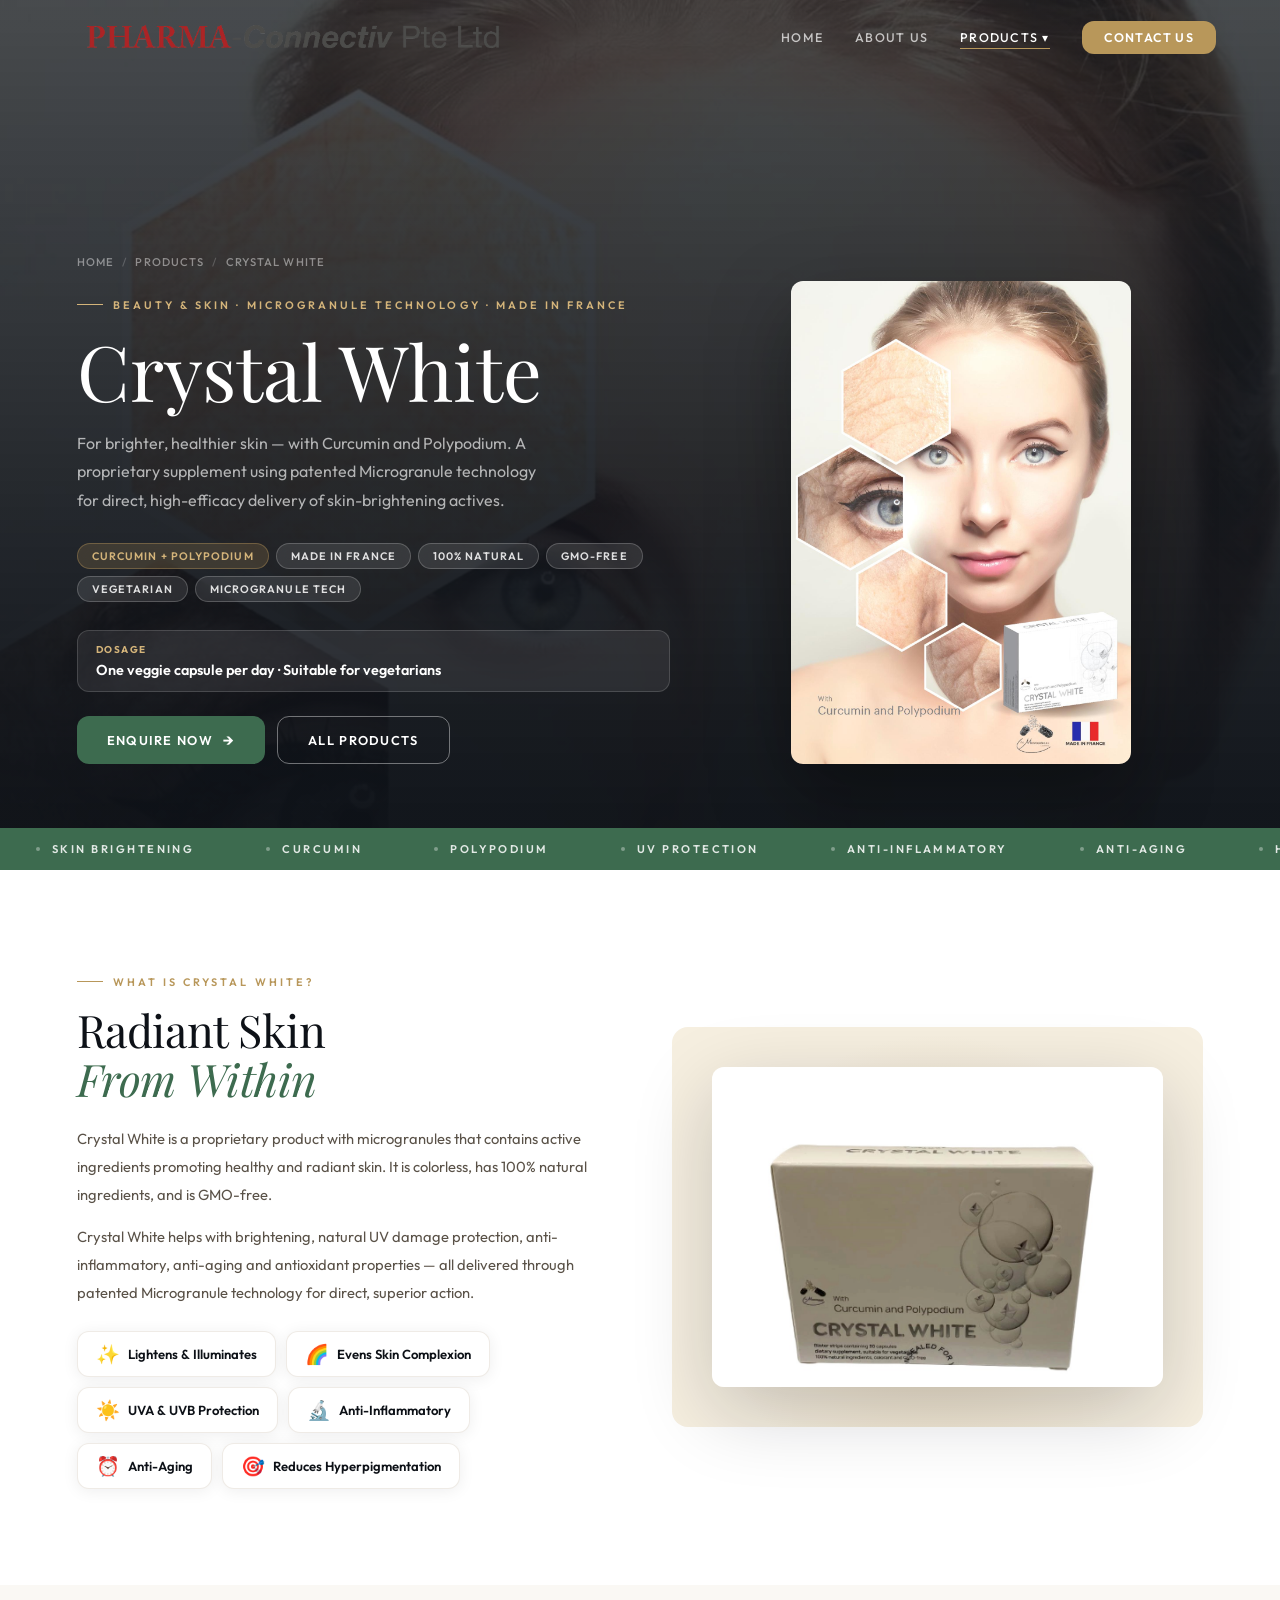
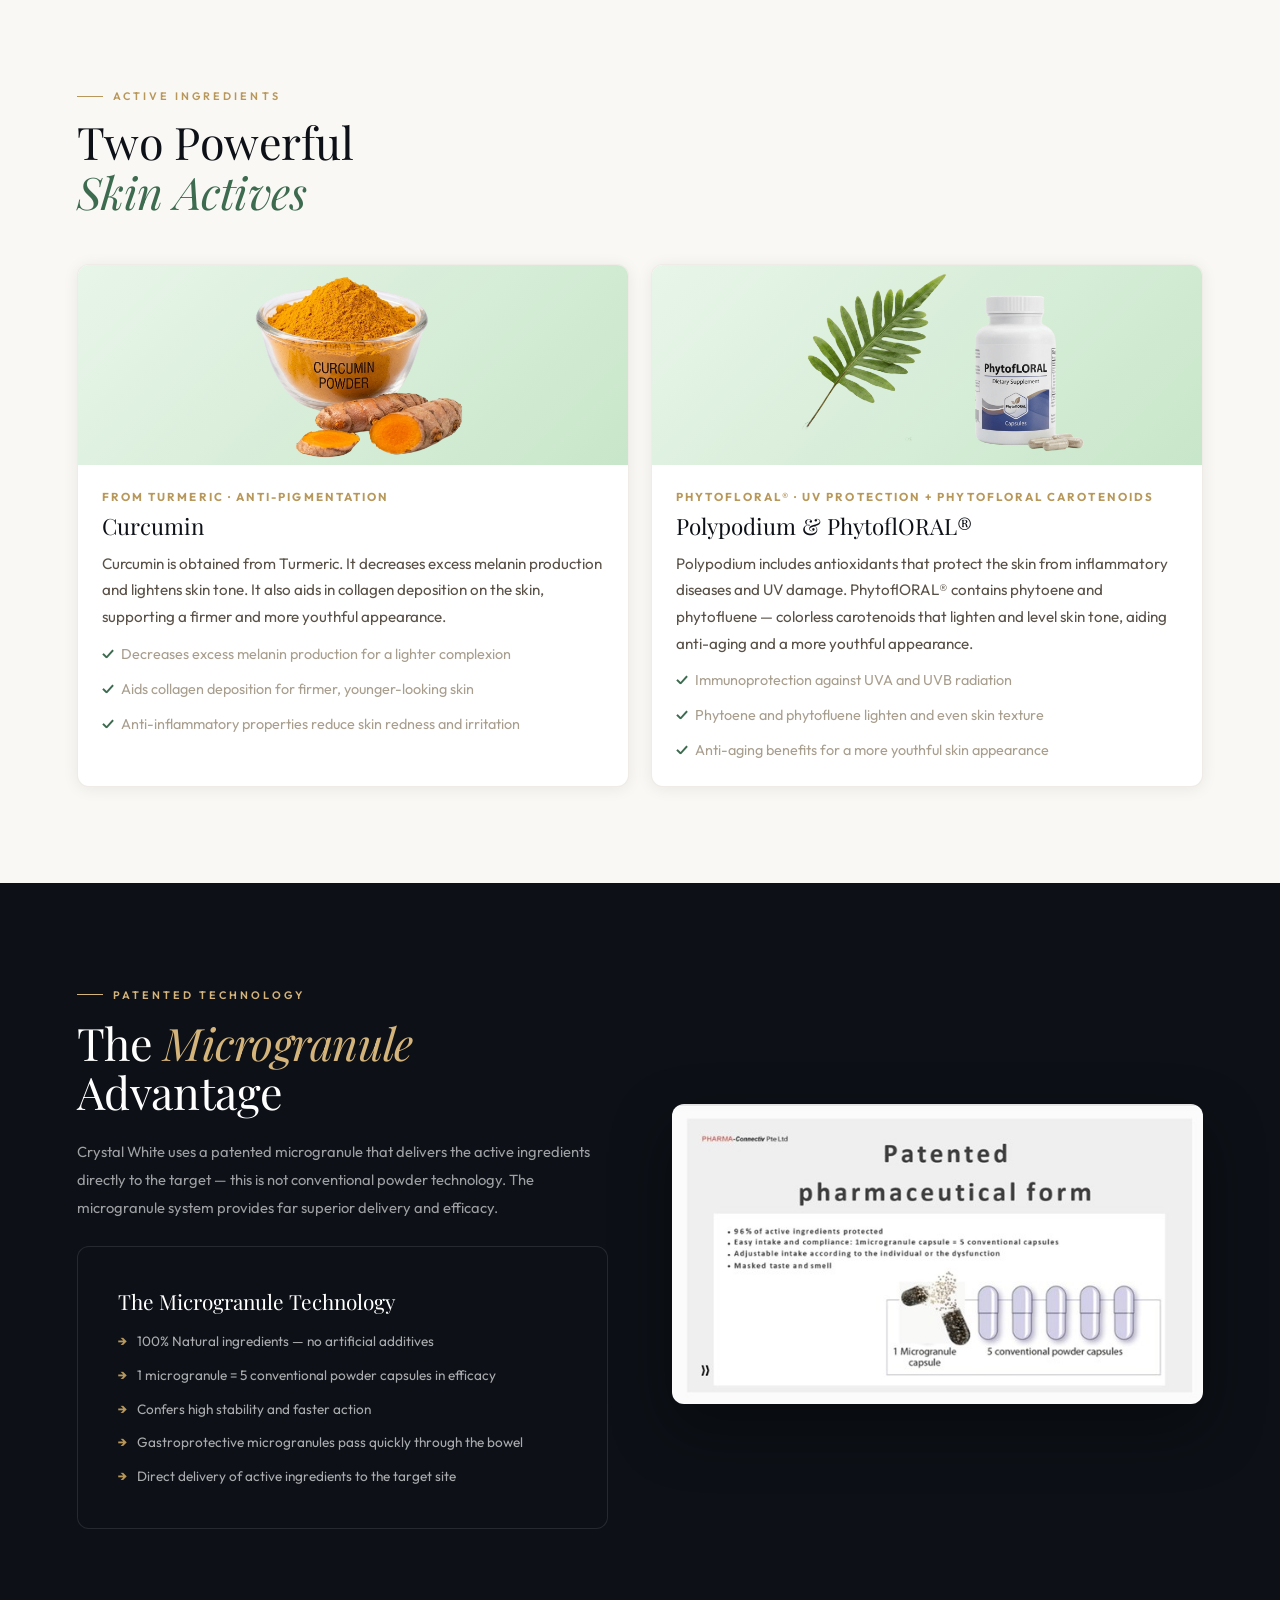
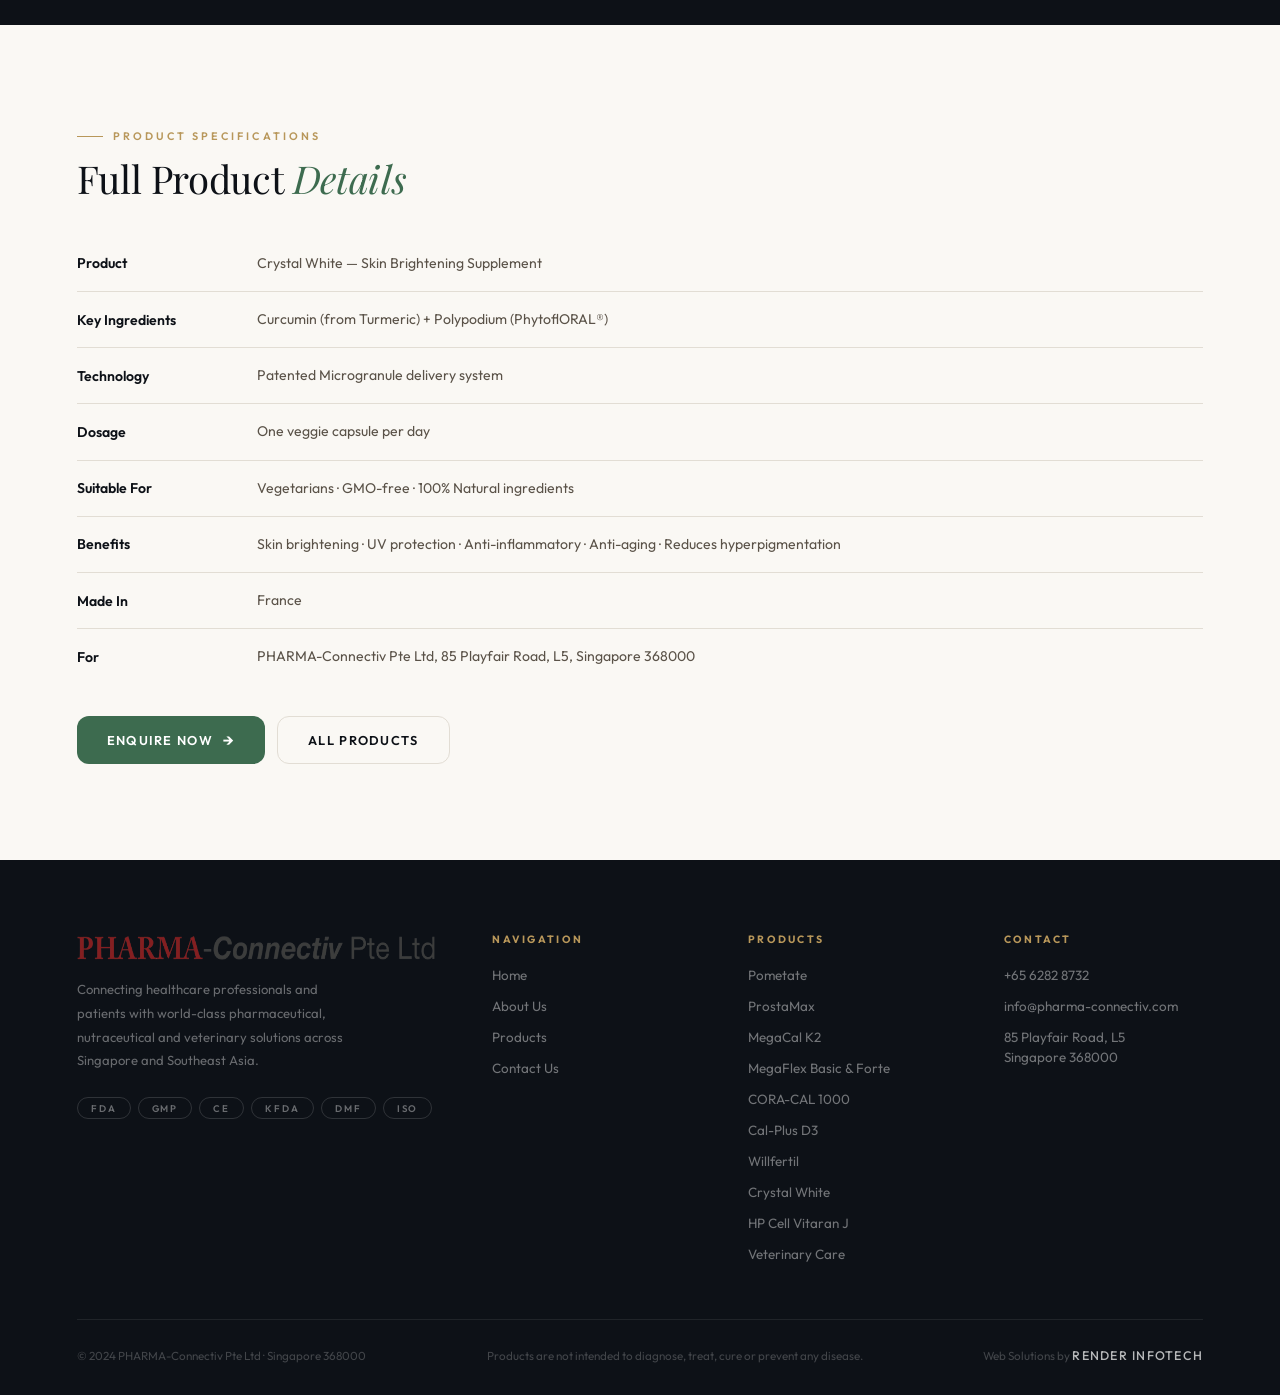
<file: crystal-white.html>
<!doctype html>
<html lang="en">
  <head>
    <meta charset="UTF-8" />
    <meta name="viewport" content="width=device-width,initial-scale=1" />
    <title>
      Crystal White — Skin Brightening Supplement | PHARMA-Connectiv
    </title>
    <meta
      name="description"
      content="Crystal White — skin brightening and anti-aging supplement with Curcumin and Polypodium. Patented Microgranule technology. Made in France. GMO-free, vegetarian."
    />
    <link rel="stylesheet" href="css/styles.css" />
    <style>
      .prod-hero {
        padding-top: 72px;
        position: relative;
        min-height: 92vh;
        display: flex;
        align-items: flex-end;
        overflow: hidden;
      }
      .prod-hero-bg {
        position: absolute;
        inset: 0;
        width: 100%;
        height: 100%;
        object-fit: cover;
        transform: scale(1.04);
        animation: hzoom 12s ease-out forwards;
      }
      @keyframes hzoom {
        to {
          transform: scale(1);
        }
      }
      .prod-hero-overlay {
        position: absolute;
        inset: 0;
      }
      .prod-hero-content {
        position: relative;
        z-index: 2;
        padding: 0 6% 64px;
        width: 100%;
        display: grid;
        grid-template-columns: 1.1fr 0.9fr;
        gap: 48px;
        align-items: end;
      }
      .phc-left h1 {
        font-family: "Playfair Display", serif;
        font-size: clamp(2.8rem, 6vw, 5rem);
        font-weight: 400;
        color: #fff;
        line-height: 1.05;
        margin: 18px 0;
      }
      .tagline {
        font-size: 1rem;
        color: rgba(255, 255, 255, 0.65);
        line-height: 1.8;
        max-width: 480px;
        margin-bottom: 28px;
      }
      .phc-pills {
        display: flex;
        flex-wrap: wrap;
        gap: 7px;
        margin-bottom: 28px;
      }
      .phc-pill {
        padding: 5px 14px;
        border-radius: 100px;
        background: rgba(255, 255, 255, 0.1);
        border: 1px solid rgba(255, 255, 255, 0.2);
        backdrop-filter: blur(8px);
        font-size: 0.68rem;
        letter-spacing: 0.1em;
        text-transform: uppercase;
        font-weight: 600;
        color: rgba(255, 255, 255, 0.85);
      }
      .phc-pill.gold {
        background: rgba(184, 151, 90, 0.2);
        border-color: rgba(184, 151, 90, 0.4);
        color: var(--gold-light);
      }
      .phc-right {
        display: flex;
        justify-content: center;
        align-items: flex-end;
      }
      .product-box-img {
        width: 100%;
        max-width: 340px;
        border-radius: 12px;
        box-shadow: 0 32px 80px rgba(0, 0, 0, 0.4);
        animation: floatup 1s 0.4s both;
      }
      @keyframes floatup {
        from {
          opacity: 0;
          transform: translateY(24px);
        }
        to {
          opacity: 1;
          transform: none;
        }
      }
      .phc-cta-row {
        display: flex;
        flex-wrap: wrap;
        gap: 12px;
        margin-top: 24px;
      }
      .phc-cta-row .btn {
        flex-shrink: 0;
        min-width: max-content;
      }
      .ingr-grid {
        display: grid;
        grid-template-columns: repeat(2, 1fr);
        gap: 22px;
        margin-top: 48px;
      }
      .ingr-card {
        background: var(--white);
        border-radius: var(--r);
        /* padding: 28px; */
        overflow: hidden;
        border: 1px solid var(--border);
        box-shadow: var(--shadow-sm);
        transition:
          transform 0.3s,
          box-shadow 0.3s;
      }
      .ingr-card:hover {
        transform: translateY(-5px);
        box-shadow: var(--shadow-md);
      }
      .ingr-img {
        height: 200px;
        position: relative;
        overflow: hidden;
      }
      .ingr-img img {
        width: 100%;
        height: 100%;
        object-fit: contain;
        transition: transform 0.5s;
      }
      .ingr-card:hover .ingr-img img {
        transform: scale(1.05);
      }
      .ingr-body {
        padding: 24px;
      }
      .ingr-icon {
        font-size: 2rem;
        margin-bottom: 12px;
      }
      .ingr-compound {
        font-size: 0.72rem;
        letter-spacing: 0.18em;
        text-transform: uppercase;
        font-weight: 700;
        color: var(--gold);
        margin-bottom: 7px;
      }
      .ingr-name {
        font-family: "Playfair Display", serif;
        font-size: 1.4rem;
        font-weight: 400;
        color: var(--ink);
        margin-bottom: 10px;
      }
      .ingr-desc {
        font-size: 0.95rem;
        line-height: 1.75;
        color: var(--grey-4);
      }
      .ingr-benefit {
        margin-top: 12px;
        font-size: 0.9rem;
        color: var(--grey-3);
        line-height: 1.6;
        display: flex;
        align-items: flex-start;
        gap: 7px;
      }
      .ingr-benefit::before {
        content: "✓";
        color: var(--sage);
        font-weight: 700;
        flex-shrink: 0;
      }
      .split-sec {
        display: grid;
        grid-template-columns: 1fr 1fr;
        min-height: 480px;
      }
      .split-img {
        overflow: hidden;
        position: relative;
      }
      .split-img img {
        width: 100%;
        height: 100%;
        object-fit: cover;
      }
      .split-text {
        padding: 72px 56px;
        display: flex;
        flex-direction: column;
        justify-content: center;
      }
      .split-text p {
        font-size: 0.92rem;
        line-height: 1.9;
        color: var(--grey-4);
        margin-bottom: 14px;
      }
      .specs-table {
        width: 100%;
        border-collapse: collapse;
        margin-top: 28px;
      }
      .specs-table tr {
        border-bottom: 1px solid var(--grey-2);
      }
      .specs-table tr:last-child {
        border-bottom: none;
      }
      .specs-table td {
        padding: 16px 0;
        font-size: 0.88rem;
      }
      .specs-table td:first-child {
        font-weight: 600;
        color: var(--ink);
        width: 180px;
      }
      .specs-table td:last-child {
        color: var(--grey-4);
        line-height: 1.65;
      }
      .related-grid {
        display: grid;
        grid-template-columns: repeat(3, 1fr);
        gap: 22px;
        margin-top: 36px;
      }
      .hiw-grid {
        display: grid;
        grid-template-columns: repeat(3, 1fr);
        gap: 20px;
        margin-top: 44px;
      }
      .hiw-card {
        padding: 32px 24px;
        background: rgba(255, 255, 255, 0.05);
        border: 1px solid rgba(255, 255, 255, 0.1);
        border-radius: var(--r);
        text-align: center;
      }
      .hiw-num {
        font-family: "Playfair Display", serif;
        font-size: 2.8rem;
        font-weight: 400;
        color: var(--gold);
        margin-bottom: 12px;
      }
      .hiw-title {
        font-size: 0.82rem;
        font-weight: 700;
        color: #fff;
        text-transform: uppercase;
        letter-spacing: 0.08em;
        margin-bottom: 8px;
      }
      .hiw-desc {
        font-size: 0.8rem;
        line-height: 1.7;
        color: rgba(255, 255, 255, 0.5);
      }
      @media (max-width: 900px) {
        .prod-hero-content {
          grid-template-columns: 1fr;
          padding-bottom: 48px;
        }
        .phc-right {
          display: none;
        }
        .ingr-grid {
          grid-template-columns: 1fr;
        }
        .split-sec {
          grid-template-columns: 1fr;
        }
        .split-img {
          min-height: 300px;
        }
        .split-text {
          padding: 48px 28px;
        }
        .related-grid {
          grid-template-columns: 1fr 1fr;
        }
        .hiw-grid {
          grid-template-columns: 1fr;
        }
      }
      @media (max-width: 600px) {
        .related-grid {
          grid-template-columns: 1fr;
        }
        .phc-left h1 {
          font-size: 2.4rem;
        }
        .phc-cta-row {
          flex-direction: column;
        }
        .phc-cta-row .btn {
          width: 100%;
          justify-content: center;
        }
      }
      .prod-hero-overlay {
        background: linear-gradient(
          to bottom,
          rgba(13, 17, 23, 0.75) 0%,
          rgba(13, 17, 23, 0.92) 70%,
          rgba(13, 17, 23, 0.98) 100%
        );
      }
      .benefit-chips {
        display: flex;
        flex-wrap: wrap;
        gap: 10px;
        margin-top: 24px;
      }
      .benefit-chip {
        display: flex;
        align-items: center;
        gap: 8px;
        padding: 10px 18px;
        background: var(--white);
        border: 1px solid var(--border);
        border-radius: var(--r);
        box-shadow: var(--shadow-sm);
      }
      .benefit-chip-icon {
        font-size: 1.2rem;
      }
      .benefit-chip-text {
        font-size: 0.82rem;
        font-weight: 600;
        color: var(--ink);
      }
      .mgranule-box {
        background: var(--ink);
        border-radius: 12px;
        padding: 40px;
        border: 1px solid rgba(255, 255, 255, 0.1);
      }
      .mgranule-box h4 {
        font-family: "Playfair Display", serif;
        font-size: 1.3rem;
        font-weight: 400;
        color: #fff;
        margin-bottom: 16px;
      }
      .mgranule-items {
        display: flex;
        flex-direction: column;
        gap: 12px;
      }
      .mi {
        display: flex;
        align-items: flex-start;
        gap: 10px;
        font-size: 0.85rem;
        color: rgba(255, 255, 255, 0.65);
        line-height: 1.6;
      }
      .mi::before {
        content: "→";
        color: var(--gold);
        font-weight: 700;
        flex-shrink: 0;
      }
    </style>
  </head>
  <body>
    <nav id="navbar">
      <a
        href="index.html"
        class="nav-logo"
        aria-label="PHARMA-Connectiv Pte Ltd"
      >
        <img
          src="assets/images/logo-new.png"
          alt="PHARMA-Connectiv Pte Ltd"
          height="36"
        />
      </a>
      <ul class="nav-links">
        <li><a href="index.html">Home</a></li>
        <li><a href="about.html">About Us</a></li>
        <li class="nav-has-drop">
          <a href="products.html" class="active">Products ▾</a>
          <div class="nav-drop">
            <a href="products.html"
              ><span class="nav-drop-icon">💊</span>All Products</a
            >
            <a href="pometate.html"
              ><span class="nav-drop-icon">🌿</span>Pometate</a
            >
            <a href="prostamax.html"
              ><span class="nav-drop-icon">🛡️</span>ProstaMax</a
            >
            <a href="megacal.html"
              ><span class="nav-drop-icon">🦴</span>MegaCal K2</a
            >
            <a href="megaflex.html"
              ><span class="nav-drop-icon">🔩</span>MegaFlex Basic &amp;
              Forte</a
            >
            <a href="coracal.html"
              ><span class="nav-drop-icon">🧪</span>CORA-CAL 1000</a
            >
            <a href="calplusd3.html"
              ><span class="nav-drop-icon">💧</span>Cal-Plus D3</a
            >
            <a href="willfertil.html"
              ><span class="nav-drop-icon">👫</span>Willfertil</a
            >
            <a href="crystal-white.html"
              ><span class="nav-drop-icon">✨</span>Crystal White</a
            >
            <a href="vitaran.html"
              ><span class="nav-drop-icon">💉</span>HP Cell Vitaran J</a
            >
            <a href="vetcare.html"
              ><span class="nav-drop-icon">🐾</span>Veterinary Care</a
            >
          </div>
        </li>
        <li><a href="contact.html" class="nav-cta">Contact Us</a></li>
      </ul>
      <button class="nav-toggle" id="nav-toggle" aria-label="Menu">
        <span></span><span></span><span></span>
      </button>
    </nav>
    <div class="nav-drawer" id="nav-drawer">
      <a href="index.html">Home</a><a href="about.html">About Us</a
      ><a href="products.html">All Products</a>
      <a href="pometate.html">Pometate</a><a href="prostamax.html">ProstaMax</a
      ><a href="megacal.html">MegaCal K2</a> <a href="megaflex.html">MegaFlex</a
      ><a href="coracal.html">CORA-CAL 1000</a
      ><a href="calplusd3.html">Cal-Plus D3</a
      ><a href="willfertil.html">Willfertil</a>
      <a href="crystal-white.html">Crystal White</a
      ><a href="vitaran.html">HP Cell Vitaran J</a>
      <a href="vetcare.html">Veterinary Care</a>
      <a href="contact.html" class="drawer-cta">Contact Us</a>
    </div>

    <section class="prod-hero">
      <img
        class="prod-hero-bg"
        src="assets/images/crystal-white-hero.jpg"
        alt="Crystal White — skin brightening supplement with Curcumin and Polypodium"
        style="object-position: center 20%"
      />
      <div class="prod-hero-overlay"></div>
      <div class="prod-hero-content">
        <div class="phc-left">
          <div class="breadcrumb" style="margin-bottom: 20px">
            <a href="index.html">Home</a><span class="breadcrumb-sep">/</span
            ><a href="products.html">Products</a
            ><span class="breadcrumb-sep">/</span><span>Crystal White</span>
          </div>
          <div class="eyebrow light">
            Beauty &amp; Skin · Microgranule Technology · Made in France
          </div>
          <h1>Crystal White</h1>
          <p class="tagline">
            For brighter, healthier skin — with Curcumin and Polypodium. A
            proprietary supplement using patented Microgranule technology for
            direct, high-efficacy delivery of skin-brightening actives.
          </p>
          <div class="phc-pills">
            <span class="phc-pill gold">Curcumin + Polypodium</span>
            <span class="phc-pill">Made in France</span>
            <span class="phc-pill">100% Natural</span>
            <span class="phc-pill">GMO-free</span>
            <span class="phc-pill">Vegetarian</span>
            <span class="phc-pill">Microgranule Tech</span>
          </div>
          <div
            style="
              background: rgba(255, 255, 255, 0.08);
              border: 1px solid rgba(255, 255, 255, 0.15);
              border-radius: var(--r);
              padding: 12px 18px;
              margin-bottom: 24px;
            "
          >
            <div
              style="
                font-size: 0.62rem;
                letter-spacing: 0.15em;
                text-transform: uppercase;
                font-weight: 700;
                color: var(--gold-light);
                margin-bottom: 5px;
              "
            >
              Dosage
            </div>
            <div style="font-size: 0.9rem; font-weight: 600; color: #fff">
              One veggie capsule per day · Suitable for vegetarians
            </div>
          </div>
          <div class="phc-cta-row">
            <a href="contact.html" class="btn btn-sage btn-arrow"
              >Enquire Now</a
            >
            <a href="products.html" class="btn btn-ghost">All Products</a>
          </div>
        </div>
        <div class="phc-right">
          <img
            class="product-box-img"
            src="assets/images/crystal-white-1.jpg"
            alt="Crystal White — skin brightening supplement box"
          />
        </div>
      </div>
    </section>

    <div class="marquee-wrap" aria-hidden="true">
      <div class="marquee-track">
        <span class="marquee-item"
          ><span class="marquee-dot"></span>Skin Brightening</span
        >
        <span class="marquee-item"
          ><span class="marquee-dot"></span>Curcumin</span
        >
        <span class="marquee-item"
          ><span class="marquee-dot"></span>Polypodium</span
        >
        <span class="marquee-item"
          ><span class="marquee-dot"></span>UV Protection</span
        >
        <span class="marquee-item"
          ><span class="marquee-dot"></span>Anti-Inflammatory</span
        >
        <span class="marquee-item"
          ><span class="marquee-dot"></span>Anti-Aging</span
        >
        <span class="marquee-item"
          ><span class="marquee-dot"></span>Hyperpigmentation</span
        >
        <span class="marquee-item"
          ><span class="marquee-dot"></span>Microgranule Tech</span
        >
        <span class="marquee-item"
          ><span class="marquee-dot"></span>Made in France</span
        >
        <span class="marquee-item"
          ><span class="marquee-dot"></span>GMO-free</span
        >
        <span class="marquee-item"
          ><span class="marquee-dot"></span>Skin Brightening</span
        >
        <span class="marquee-item"
          ><span class="marquee-dot"></span>Curcumin</span
        >
        <span class="marquee-item"
          ><span class="marquee-dot"></span>Polypodium</span
        >
        <span class="marquee-item"
          ><span class="marquee-dot"></span>UV Protection</span
        >
        <span class="marquee-item"
          ><span class="marquee-dot"></span>Anti-Inflammatory</span
        >
      </div>
    </div>

    <!-- BENEFITS -->
    <section class="section" style="background: var(--white)">
      <div
        style="
          display: grid;
          grid-template-columns: 1fr 1fr;
          gap: 64px;
          align-items: center;
        "
      >
        <div>
          <div class="eyebrow reveal">What is Crystal White?</div>
          <h2
            class="display reveal rv1"
            style="font-size: clamp(2rem, 3.5vw, 3rem); margin: 16px 0 22px"
          >
            Radiant Skin<br /><em>From Within</em>
          </h2>
          <p
            class="reveal rv2"
            style="
              font-size: 0.92rem;
              line-height: 1.9;
              color: var(--grey-4);
              margin-bottom: 14px;
            "
          >
            Crystal White is a proprietary product with microgranules that
            contains active ingredients promoting healthy and radiant skin. It
            is colorless, has 100% natural ingredients, and is GMO-free.
          </p>
          <p
            class="reveal rv2"
            style="
              font-size: 0.92rem;
              line-height: 1.9;
              color: var(--grey-4);
              margin-bottom: 24px;
            "
          >
            Crystal White helps with brightening, natural UV damage protection,
            anti-inflammatory, anti-aging and antioxidant properties — all
            delivered through patented Microgranule technology for direct,
            superior action.
          </p>
          <div class="benefit-chips reveal rv3">
            <div class="benefit-chip">
              <div class="benefit-chip-icon">✨</div>
              <div class="benefit-chip-text">Lightens &amp; Illuminates</div>
            </div>
            <div class="benefit-chip">
              <div class="benefit-chip-icon">🌈</div>
              <div class="benefit-chip-text">Evens Skin Complexion</div>
            </div>
            <div class="benefit-chip">
              <div class="benefit-chip-icon">☀️</div>
              <div class="benefit-chip-text">UVA &amp; UVB Protection</div>
            </div>
            <div class="benefit-chip">
              <div class="benefit-chip-icon">🔬</div>
              <div class="benefit-chip-text">Anti-Inflammatory</div>
            </div>
            <div class="benefit-chip">
              <div class="benefit-chip-icon">⏰</div>
              <div class="benefit-chip-text">Anti-Aging</div>
            </div>
            <div class="benefit-chip">
              <div class="benefit-chip-icon">🎯</div>
              <div class="benefit-chip-text">Reduces Hyperpigmentation</div>
            </div>
          </div>
        </div>
        <div class="bg-product-wrap">
          <div class="reveal rv2">
            <img
              src="assets/images/crystalwhite-bgremoved.jpeg"
              alt="Crystal White — benefits and microgranule technology details"
              style="
                border-radius: 12px;
                box-shadow: var(--shadow-xl);
                width: 100%;
              "
            />
          </div>
        </div>
      </div>
    </section>

    <!-- INGREDIENTS -->
    <section class="section" style="background: var(--cream)">
      <div class="eyebrow reveal">Active Ingredients</div>
      <h2
        class="display reveal rv1"
        style="font-size: clamp(2rem, 3.5vw, 3rem); margin-top: 14px"
      >
        Two Powerful<br /><em>Skin Actives</em>
      </h2>
      <div class="ingr-grid">
        <div class="ingr-card reveal">
          <!-- <div class="ingr-icon">🌿</div> -->
          <div
            class="ingr-img"
            style="background: linear-gradient(135deg, #e8f5e9, #c8e6c9)"
          >
            <img
              src="assets/images/embedded/curcumin.png"
              alt="Curcumin"
              loading="lazy"
            />
          </div>
          <div class="ingr-body">
            <div class="ingr-compound">From Turmeric · Anti-pigmentation</div>
            <div class="ingr-name">Curcumin</div>
            <p class="ingr-desc">
              Curcumin is obtained from Turmeric. It decreases excess melanin
              production and lightens skin tone. It also aids in collagen
              deposition on the skin, supporting a firmer and more youthful
              appearance.
            </p>
            <div class="ingr-benefit">
              Decreases excess melanin production for a lighter complexion
            </div>
            <div class="ingr-benefit">
              Aids collagen deposition for firmer, younger-looking skin
            </div>
            <div class="ingr-benefit">
              Anti-inflammatory properties reduce skin redness and irritation
            </div>
          </div>
        </div>
        <div class="ingr-card reveal rv1">
          <!-- <div class="ingr-icon">🌊</div> -->
          <div
            class="ingr-img"
            style="background: linear-gradient(135deg, #e8f5e9, #c8e6c9)"
          >
            <img
              src="assets/images/embedded/phytofloral-polypodium.png"
              alt="Polypodium & PhytoflORAL"
              loading="lazy"
            />
          </div>
          <div class="ingr-body">
            <div class="ingr-compound">
              PhytoflORAL® · UV Protection + PhytoflORAL Carotenoids
            </div>
            <div class="ingr-name">Polypodium &amp; PhytoflORAL®</div>
            <p class="ingr-desc">
              Polypodium includes antioxidants that protect the skin from
              inflammatory diseases and UV damage. PhytoflORAL® contains
              phytoene and phytofluene — colorless carotenoids that lighten and
              level skin tone, aiding anti-aging and a more youthful appearance.
            </p>
            <div class="ingr-benefit">
              Immunoprotection against UVA and UVB radiation
            </div>
            <div class="ingr-benefit">
              Phytoene and phytofluene lighten and even skin texture
            </div>
            <div class="ingr-benefit">
              Anti-aging benefits for a more youthful skin appearance
            </div>
          </div>
        </div>
      </div>
    </section>

    <!-- MICROGRANULE TECH (dark) -->
    <section class="section" style="background: var(--ink)">
      <div
        style="
          display: grid;
          grid-template-columns: 1fr 1fr;
          gap: 64px;
          align-items: center;
        "
      >
        <div>
          <div class="eyebrow light reveal">Patented Technology</div>
          <h2
            class="display reveal rv1"
            style="
              font-size: clamp(2rem, 3.5vw, 3rem);
              color: #fff;
              margin: 16px 0 22px;
            "
          >
            The <span class="gold-em">Microgranule</span><br />Advantage
          </h2>
          <p
            class="reveal rv2"
            style="
              font-size: 0.92rem;
              line-height: 1.9;
              color: rgba(255, 255, 255, 0.6);
              margin-bottom: 24px;
            "
          >
            Crystal White uses a patented microgranule that delivers the active
            ingredients directly to the target — this is not conventional powder
            technology. The microgranule system provides far superior delivery
            and efficacy.
          </p>
          <div class="mgranule-box reveal rv3">
            <h4>The Microgranule Technology</h4>
            <div class="mgranule-items">
              <div class="mi">
                100% Natural ingredients — no artificial additives
              </div>
              <div class="mi">
                1 microgranule = 5 conventional powder capsules in efficacy
              </div>
              <div class="mi">Confers high stability and faster action</div>
              <div class="mi">
                Gastroprotective microgranules pass quickly through the bowel
              </div>
              <div class="mi">
                Direct delivery of active ingredients to the target site
              </div>
            </div>
          </div>
        </div>
        <div class="reveal rv2">
          <img
            src="assets/images/microgranule.jpg"
            alt="Crystal White — microgranule technology and product packaging"
            style="
              border-radius: 12px;
              box-shadow: 0 24px 60px rgba(0, 0, 0, 0.4);
              width: 100%;
            "
          />
        </div>
      </div>
    </section>

    <!-- SPECS -->
    <section class="section" style="background: var(--cream)">
      <div class="eyebrow reveal">Product Specifications</div>
      <h2
        class="display reveal rv1"
        style="font-size: clamp(1.9rem, 3vw, 2.6rem); margin-top: 14px"
      >
        Full Product <em>Details</em>
      </h2>
      <table class="specs-table reveal rv2" style="margin-top: 36px">
        <tr>
          <td>Product</td>
          <td>Crystal White — Skin Brightening Supplement</td>
        </tr>
        <tr>
          <td>Key Ingredients</td>
          <td>Curcumin (from Turmeric) + Polypodium (PhytoflORAL®)</td>
        </tr>
        <tr>
          <td>Technology</td>
          <td>Patented Microgranule delivery system</td>
        </tr>
        <tr>
          <td>Dosage</td>
          <td>One veggie capsule per day</td>
        </tr>
        <tr>
          <td>Suitable For</td>
          <td>Vegetarians · GMO-free · 100% Natural ingredients</td>
        </tr>
        <tr>
          <td>Benefits</td>
          <td>
            Skin brightening · UV protection · Anti-inflammatory · Anti-aging ·
            Reduces hyperpigmentation
          </td>
        </tr>
        <tr>
          <td>Made In</td>
          <td>France</td>
        </tr>
        <tr>
          <td>For</td>
          <td>
            PHARMA-Connectiv Pte Ltd, 85 Playfair Road, L5, Singapore 368000
          </td>
        </tr>
      </table>
      <div
        class="reveal rv3"
        style="margin-top: 32px; display: flex; gap: 12px; flex-wrap: wrap"
      >
        <a href="contact.html" class="btn btn-sage btn-arrow">Enquire Now</a>
        <a href="products.html" class="btn btn-outline">All Products</a>
      </div>
    </section>

    <footer>
      <div class="footer-top">
        <div>
          <img
            src="assets/images/footer-logo-new.png"
            alt="PHARMA-Connectiv Pte Ltd"
            class="f-logo-img"
          />
          <p class="f-brand-desc">
            Connecting healthcare professionals and patients with world-class
            pharmaceutical, nutraceutical and veterinary solutions across
            Singapore and Southeast Asia.
          </p>
          <div class="f-certs">
            <span class="f-cert">FDA</span><span class="f-cert">GMP</span
            ><span class="f-cert">CE</span><span class="f-cert">KFDA</span
            ><span class="f-cert">DMF</span><span class="f-cert">ISO</span>
          </div>
        </div>
        <div class="fcol">
          <h5>Navigation</h5>
          <ul>
            <li><a href="index.html">Home</a></li>
            <li><a href="about.html">About Us</a></li>
            <li><a href="products.html">Products</a></li>
            <li><a href="contact.html">Contact Us</a></li>
          </ul>
        </div>
        <div class="fcol">
          <h5>Products</h5>
          <ul>
            <li><a href="pometate.html">Pometate</a></li>
            <li><a href="prostamax.html">ProstaMax</a></li>
            <li><a href="megacal.html">MegaCal K2</a></li>
            <li><a href="megaflex.html">MegaFlex Basic &amp; Forte</a></li>
            <li><a href="coracal.html">CORA-CAL 1000</a></li>
            <li><a href="calplusd3.html">Cal-Plus D3</a></li>
            <li><a href="willfertil.html">Willfertil</a></li>
            <li><a href="crystal-white.html">Crystal White</a></li>
            <li><a href="vitaran.html">HP Cell Vitaran J</a></li>
            <li><a href="vetcare.html">Veterinary Care</a></li>
          </ul>
        </div>
        <div class="fcol">
          <h5>Contact</h5>
          <ul>
            <li><a href="tel:+6562828732">+65 6282 8732</a></li>
            <li>
              <a href="mailto:info@pharma-connectiv.com"
                >info@pharma-connectiv.com</a
              >
            </li>
            <li>
              <a href="contact.html"
                >85 Playfair Road, L5<br />Singapore 368000</a
              >
            </li>
          </ul>
        </div>
      </div>
      <div class="footer-bottom nav-links">
        <p>&copy; 2024 PHARMA-Connectiv Pte Ltd &middot; Singapore 368000</p>
        <p>
          Products are not intended to diagnose, treat, cure or prevent any
          disease.
        </p>
        <p>
          Web Solutions by
          <a href="https://www.renderinfotech.com/" target="_blank"
            >Render Infotech</a
          >
        </p>
      </div>
    </footer>
    <script src="js/main.js"></script>
  </body>
</html>
</file>
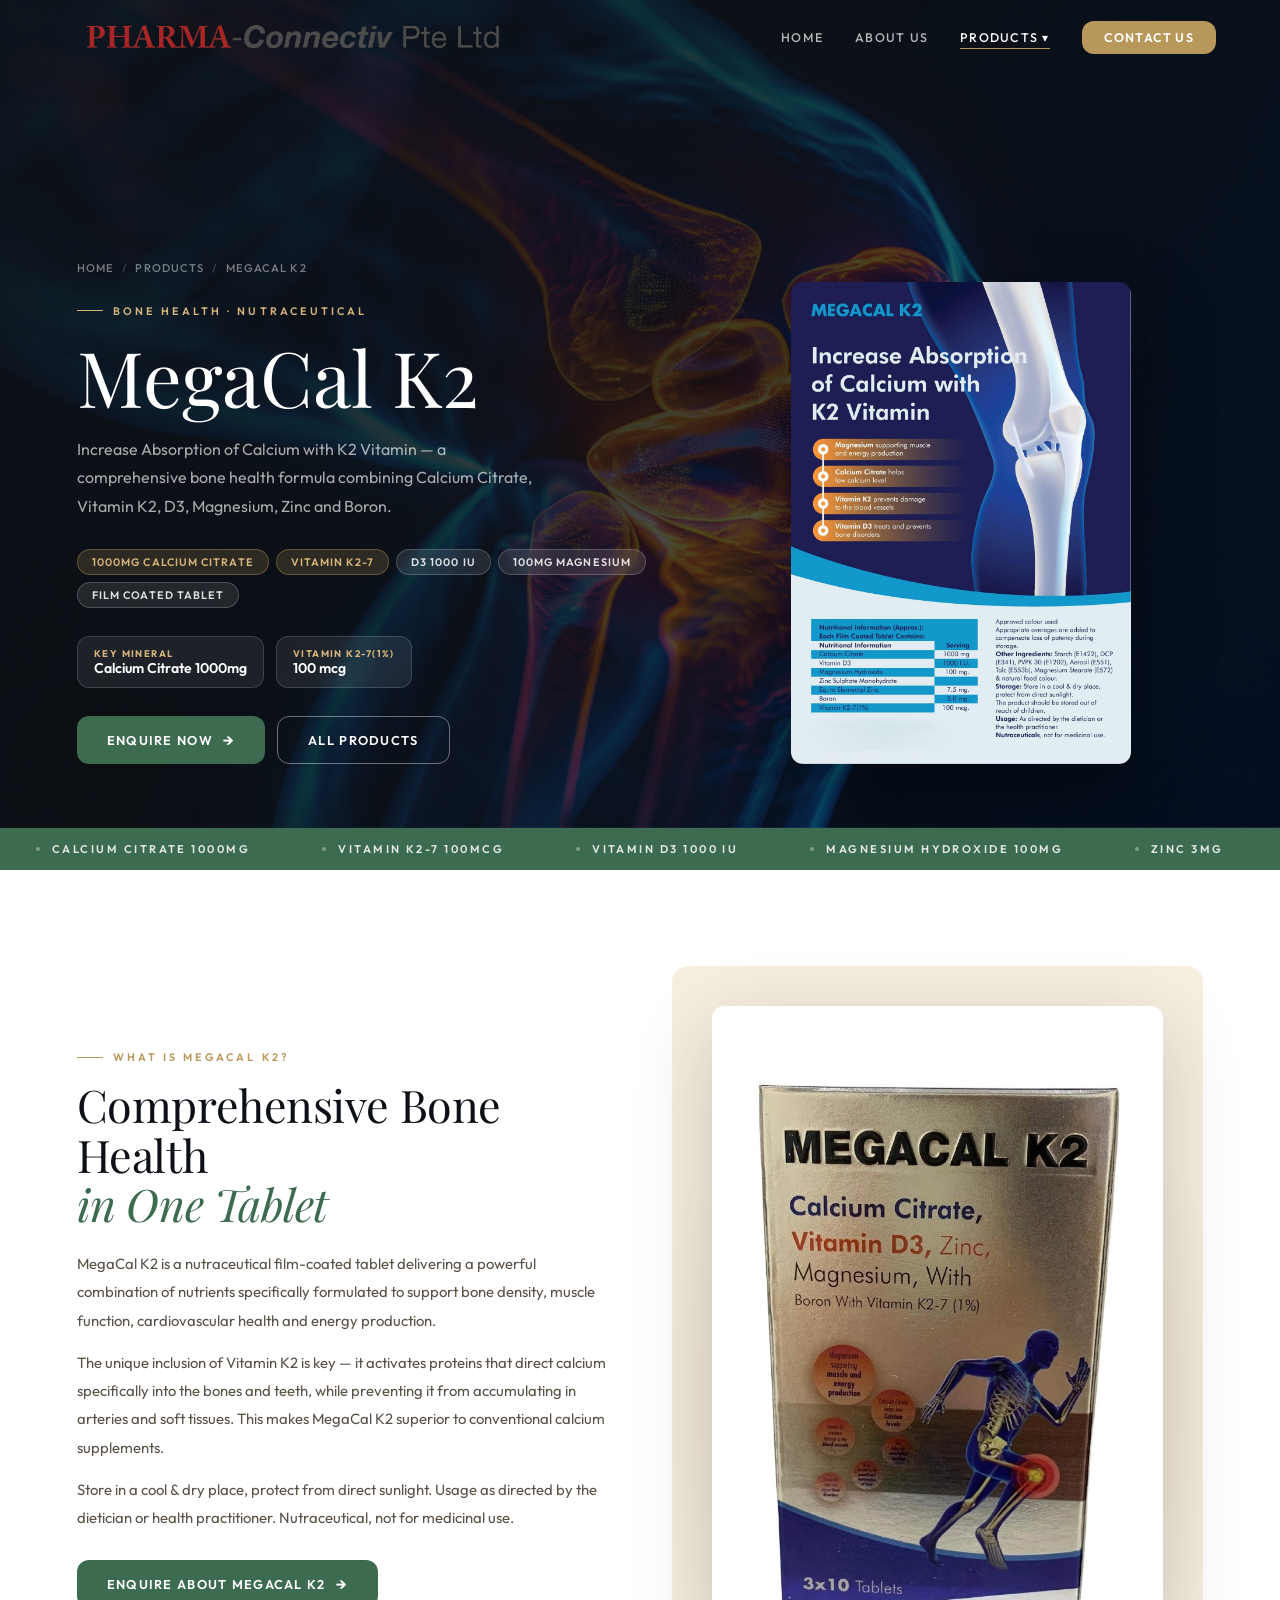
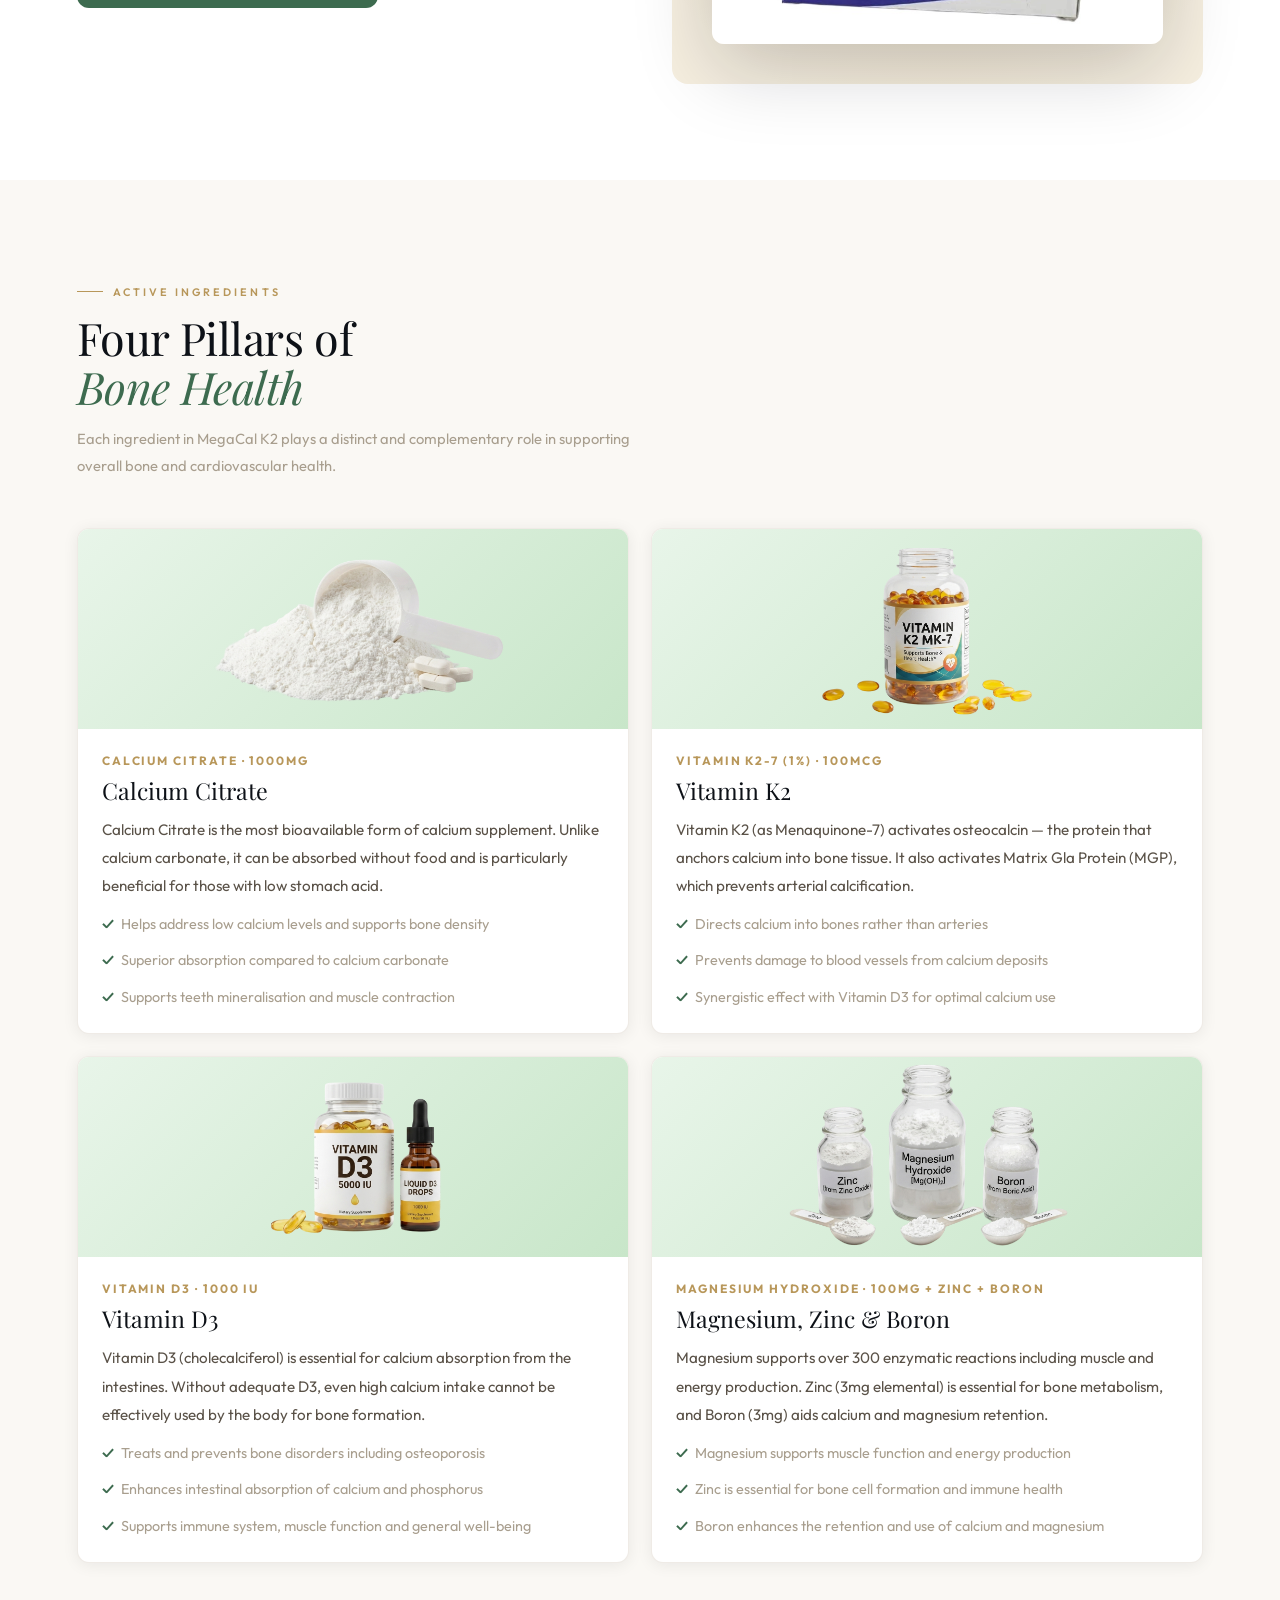
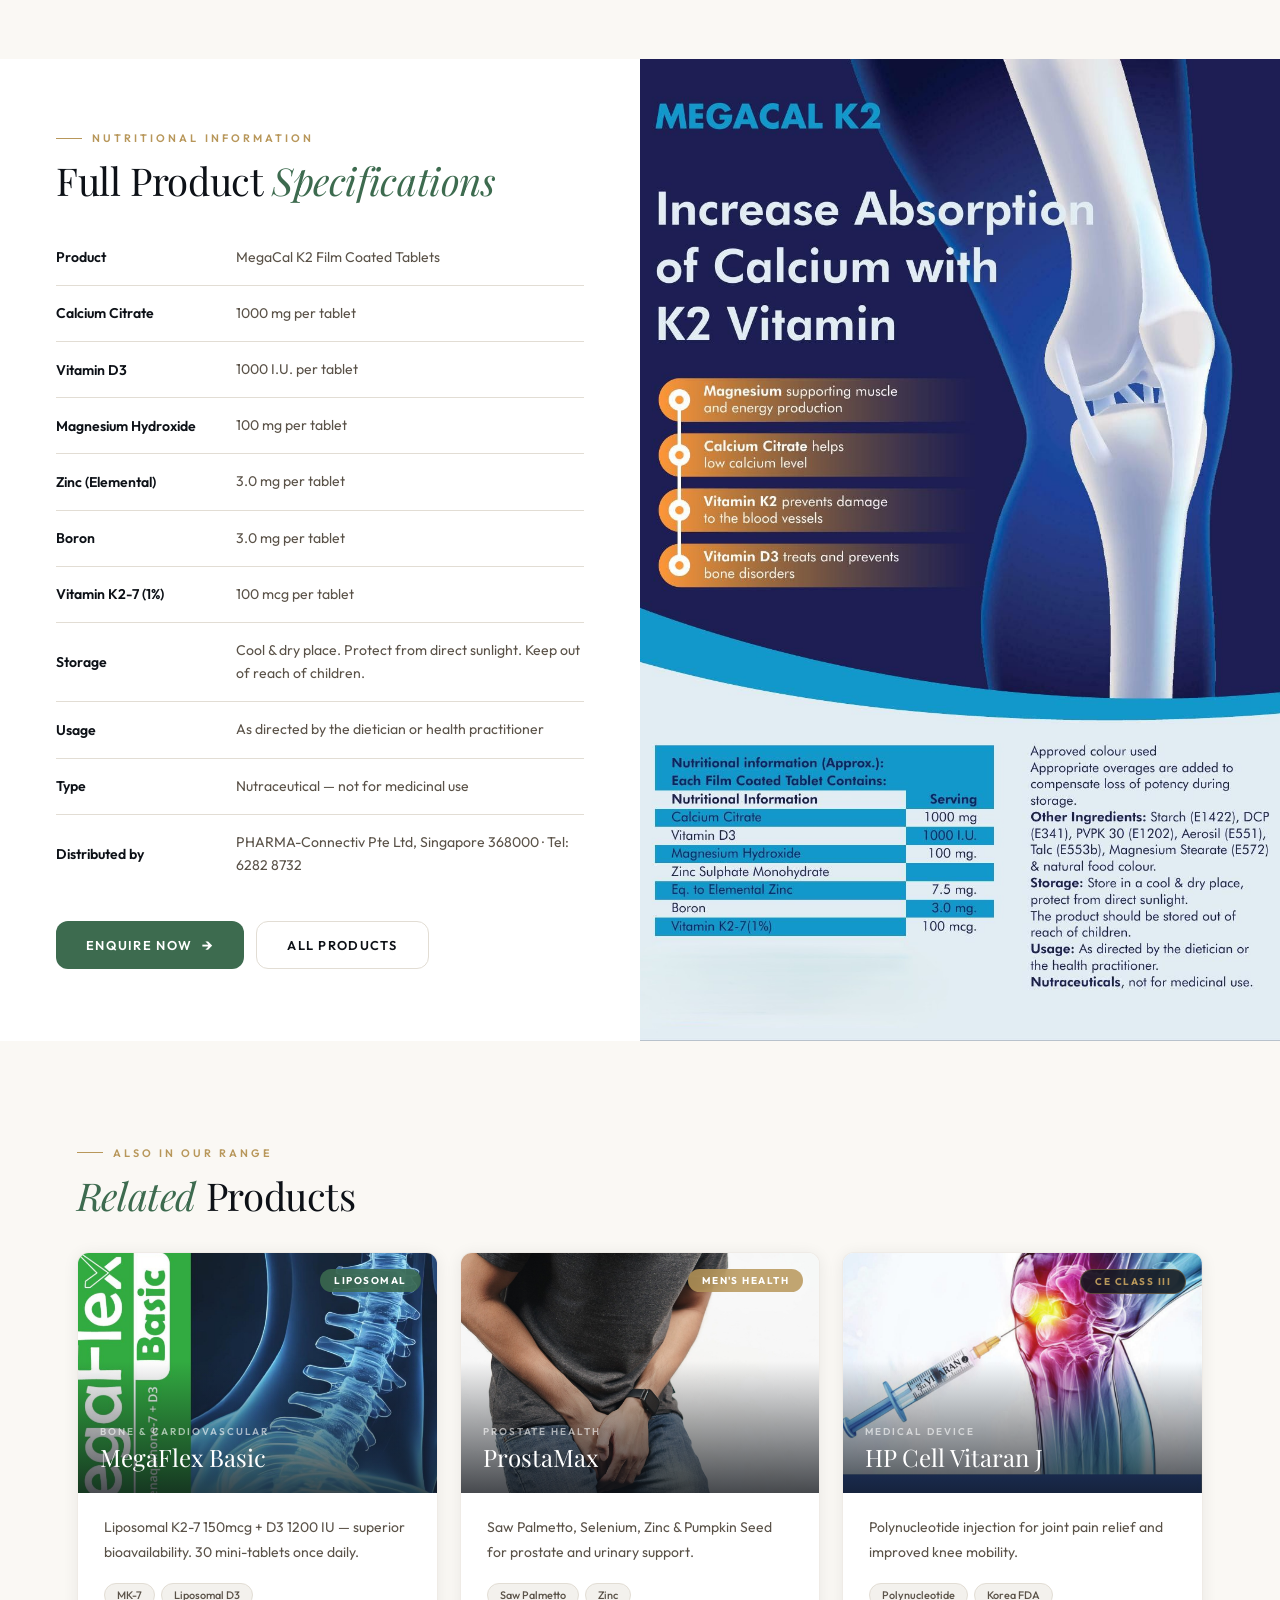
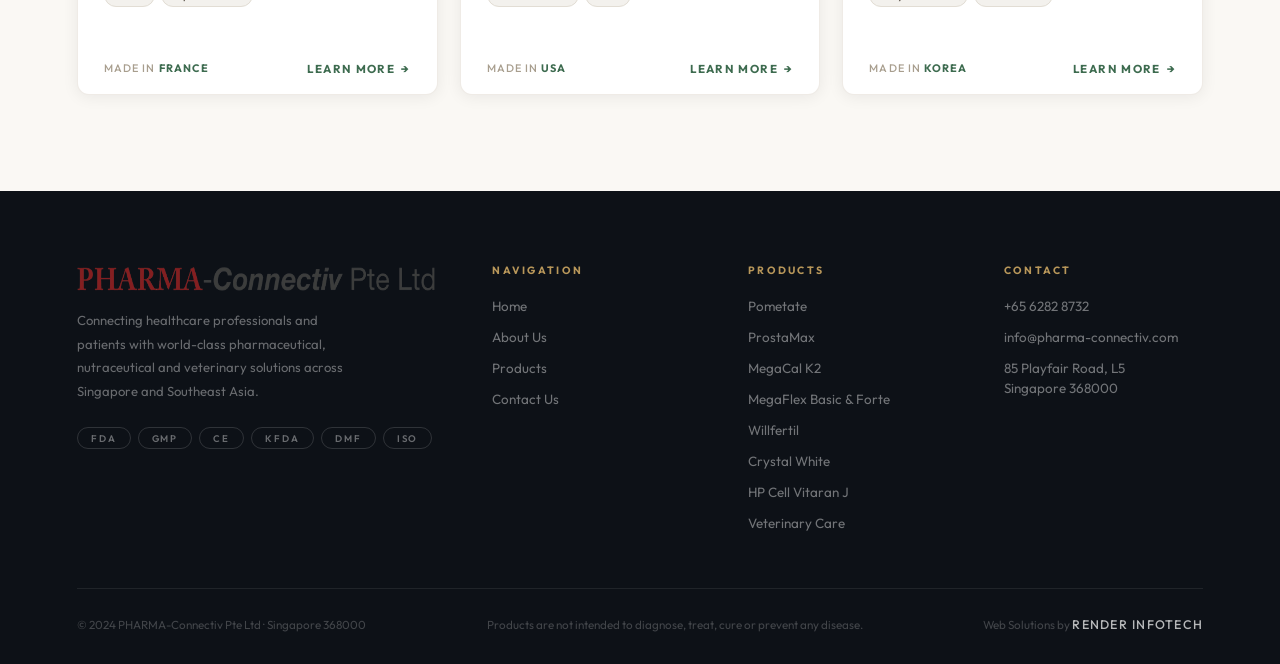
<file: megacal.html>
<!doctype html>
<html lang="en">
  <head>
    <meta charset="UTF-8" />
    <meta name="viewport" content="width=device-width,initial-scale=1" />
    <title>MegaCal K2 — Bone Health Supplement | PHARMA-Connectiv</title>
    <meta
      name="description"
      content="MegaCal K2 — Increase absorption of calcium with K2 Vitamin. Calcium Citrate 1000mg, Vitamin K2, D3 1000IU, Magnesium, Zinc, Boron. Singapore."
    />
    <link rel="stylesheet" href="css/styles.css" />
    <style>
      .prod-hero {
        padding-top: 72px;
        position: relative;
        min-height: 92vh;
        display: flex;
        align-items: flex-end;
        overflow: hidden;
      }
      .prod-hero-bg {
        position: absolute;
        inset: 0;
        width: 100%;
        height: 100%;
        object-fit: cover;
        transform: scale(1.04);
        animation: hzoom 12s ease-out forwards;
      }
      @keyframes hzoom {
        to {
          transform: scale(1);
        }
      }
      .prod-hero-overlay {
        position: absolute;
        inset: 0;
      }
      .prod-hero-content {
        position: relative;
        z-index: 2;
        padding: 0 6% 64px;
        width: 100%;
        display: grid;
        grid-template-columns: 1.1fr 0.9fr;
        gap: 48px;
        align-items: end;
      }
      .phc-left h1 {
        font-family: "Playfair Display", serif;
        font-size: clamp(2.8rem, 6vw, 5rem);
        font-weight: 400;
        color: #fff;
        line-height: 1.05;
        margin: 18px 0;
      }
      .tagline {
        font-size: 1rem;
        color: rgba(255, 255, 255, 0.65);
        line-height: 1.8;
        max-width: 480px;
        margin-bottom: 28px;
      }
      .phc-pills {
        display: flex;
        flex-wrap: wrap;
        gap: 7px;
        margin-bottom: 28px;
      }
      .phc-pill {
        padding: 5px 14px;
        border-radius: 100px;
        background: rgba(255, 255, 255, 0.1);
        border: 1px solid rgba(255, 255, 255, 0.2);
        backdrop-filter: blur(8px);
        font-size: 0.68rem;
        letter-spacing: 0.1em;
        text-transform: uppercase;
        font-weight: 600;
        color: rgba(255, 255, 255, 0.85);
      }
      .phc-pill.gold {
        background: rgba(184, 151, 90, 0.2);
        border-color: rgba(184, 151, 90, 0.4);
        color: var(--gold-light);
      }
      .phc-right {
        display: flex;
        justify-content: center;
        align-items: flex-end;
      }
      .product-box-img {
        width: 100%;
        max-width: 340px;
        border-radius: 12px;
        box-shadow: 0 32px 80px rgba(0, 0, 0, 0.4);
        animation: floatup 1s 0.4s both;
      }
      @keyframes floatup {
        from {
          opacity: 0;
          transform: translateY(24px);
        }
        to {
          opacity: 1;
          transform: none;
        }
      }
      .phc-cta-row {
        display: flex;
        flex-wrap: wrap;
        gap: 12px;
        margin-top: 24px;
      }
      .phc-cta-row .btn {
        flex-shrink: 0;
        min-width: max-content;
      }
      .spec-pills {
        display: flex;
        flex-wrap: wrap;
        gap: 12px;
        margin-bottom: 28px;
      }
      .spec-pill {
        display: flex;
        align-items: center;
        gap: 10px;
        background: rgba(255, 255, 255, 0.08);
        border: 1px solid rgba(255, 255, 255, 0.15);
        border-radius: var(--r);
        padding: 10px 16px;
        backdrop-filter: blur(8px);
      }
      .spec-pill-label {
        font-size: 0.6rem;
        letter-spacing: 0.15em;
        text-transform: uppercase;
        font-weight: 700;
        color: var(--gold-light);
      }
      .spec-pill-value {
        font-size: 0.88rem;
        font-weight: 600;
        color: #fff;
      }
      /* Content sections */
      .ingr-grid {
        display: grid;
        grid-template-columns: repeat(2, 1fr);
        gap: 22px;
        margin-top: 48px;
      }
      .ingr-card {
        background: var(--white);
        overflow: hidden;
        border-radius: var(--r);
        /* padding: 28px; */
        border: 1px solid var(--border);
        box-shadow: var(--shadow-sm);
        transition:
          transform 0.3s,
          box-shadow 0.3s;
      }
      .ingr-card:hover {
        transform: translateY(-5px);
        box-shadow: var(--shadow-md);
      }
      .ingr-img {
        height: 200px;
        position: relative;
        overflow: hidden;
      }
      .ingr-img img {
        width: 100%;
        height: 100%;
        object-fit: contain;
        transition: transform 0.5s;
      }
      .ingr-box:hover .ingr-img img {
        transform: scale(1.05);
      }
      .ingr-body {
        padding: 24px;
      }
      .ingr-icon {
        font-size: 2rem;
        margin-bottom: 12px;
      }
      .ingr-compound {
        font-size: 0.75rem;
        letter-spacing: 0.16em;
        text-transform: uppercase;
        font-weight: 700;
        color: var(--gold);
        margin-bottom: 7px;
      }
      .ingr-name {
        font-family: "Playfair Display", serif;
        font-size: 1.45rem;
        font-weight: 400;
        color: var(--ink);
        margin-bottom: 10px;
      }
      .ingr-desc {
        font-size: 0.95rem;
        line-height: 1.85;
        color: var(--grey-4);
      }
      .ingr-benefit {
        margin-top: 12px;
        font-size: 0.9rem;
        color: var(--grey-3);
        line-height: 1.7;
        display: flex;
        align-items: flex-start;
        gap: 7px;
      }
      .ingr-benefit::before {
        content: "✓";
        color: var(--sage);
        font-weight: 700;
        flex-shrink: 0;
      }
      .split-sec {
        display: grid;
        grid-template-columns: 1fr 1fr;
        min-height: 480px;
      }
      .split-img {
        overflow: hidden;
        position: relative;
      }
      .split-img img {
        width: 100%;
        height: 100%;
        object-fit: cover;
      }
      .split-text {
        padding: 72px 56px;
        display: flex;
        flex-direction: column;
        justify-content: center;
      }
      .split-text p {
        font-size: 0.92rem;
        line-height: 1.9;
        color: var(--grey-4);
        margin-bottom: 14px;
      }
      .specs-table {
        width: 100%;
        border-collapse: collapse;
        margin-top: 28px;
      }
      .specs-table tr {
        border-bottom: 1px solid var(--grey-2);
      }
      .specs-table tr:last-child {
        border-bottom: none;
      }
      .specs-table td {
        padding: 16px 0;
        font-size: 0.88rem;
      }
      .specs-table td:first-child {
        font-weight: 600;
        color: var(--ink);
        width: 180px;
      }
      .specs-table td:last-child {
        color: var(--grey-4);
        line-height: 1.65;
      }
      .related-grid {
        display: grid;
        grid-template-columns: repeat(3, 1fr);
        gap: 22px;
        margin-top: 36px;
      }
      .hiw-grid {
        display: grid;
        grid-template-columns: repeat(3, 1fr);
        gap: 20px;
        margin-top: 44px;
      }
      .hiw-card {
        padding: 32px 24px;
        background: rgba(255, 255, 255, 0.05);
        border: 1px solid rgba(255, 255, 255, 0.1);
        border-radius: var(--r);
        text-align: center;
      }
      .hiw-num {
        font-family: "Playfair Display", serif;
        font-size: 2.8rem;
        font-weight: 400;
        color: var(--gold);
        margin-bottom: 12px;
      }
      .hiw-title {
        font-size: 0.82rem;
        font-weight: 700;
        color: #fff;
        text-transform: uppercase;
        letter-spacing: 0.08em;
        margin-bottom: 8px;
      }
      .hiw-desc {
        font-size: 0.8rem;
        line-height: 1.7;
        color: rgba(255, 255, 255, 0.5);
      }
      @media (max-width: 900px) {
        .prod-hero-content {
          grid-template-columns: 1fr;
          padding-bottom: 48px;
        }
        .phc-right {
          display: none;
        }
        .ingr-grid {
          grid-template-columns: 1fr;
        }
        .split-sec {
          grid-template-columns: 1fr;
        }
        .split-img {
          min-height: 300px;
        }
        .split-text {
          padding: 48px 28px;
        }
        .related-grid {
          grid-template-columns: 1fr 1fr;
        }
        .hiw-grid {
          grid-template-columns: 1fr;
        }
      }
      @media (max-width: 600px) {
        .related-grid {
          grid-template-columns: 1fr;
        }
        .phc-left h1 {
          font-size: 2.4rem;
        }
        .phc-cta-row {
          flex-direction: column;
        }
        .phc-cta-row .btn {
          width: 100%;
          justify-content: center;
        }
      }
      .prod-hero-overlay {
        background: linear-gradient(
          120deg,
          rgba(13, 17, 23, 0.96) 0%,
          rgba(13, 17, 23, 0.8) 50%,
          rgba(5, 20, 60, 0.35) 100%
        );
      }
    </style>
  </head>
  <body>
    <nav id="navbar">
      <a
        href="index.html"
        class="nav-logo"
        aria-label="PHARMA-Connectiv Pte Ltd"
      >
        <img
          src="assets/images/logo-new.png"
          alt="PHARMA-Connectiv Pte Ltd"
          height="36"
        />
      </a>
      <ul class="nav-links">
        <li><a href="index.html">Home</a></li>
        <li><a href="about.html">About Us</a></li>
        <li class="nav-has-drop">
          <a href="products.html" class="active">Products ▾</a>
          <div class="nav-drop">
            <a href="products.html"
              ><span class="nav-drop-icon">💊</span>All Products</a
            >
            <a href="pometate.html"
              ><span class="nav-drop-icon">🌿</span>Pometate</a
            >
            <a href="prostamax.html"
              ><span class="nav-drop-icon">🛡️</span>ProstaMax</a
            >
            <a href="megacal.html"
              ><span class="nav-drop-icon">🦴</span>MegaCal K2</a
            >
            <a href="megaflex.html"
              ><span class="nav-drop-icon">🔩</span>MegaFlex Basic &amp;
              Forte</a
            >
            <a href="willfertil.html"
              ><span class="nav-drop-icon">👫</span>Willfertil</a
            >
            <a href="crystal-white.html"
              ><span class="nav-drop-icon">✨</span>Crystal White</a
            >
            <a href="vitaran.html"
              ><span class="nav-drop-icon">💉</span>HP Cell Vitaran J</a
            >
            <a href="vetcare.html"
              ><span class="nav-drop-icon">🐾</span>Veterinary Care</a
            >
          </div>
        </li>
        <li><a href="contact.html" class="nav-cta">Contact Us</a></li>
      </ul>
      <button class="nav-toggle" id="nav-toggle" aria-label="Menu">
        <span></span><span></span><span></span>
      </button>
    </nav>
    <div class="nav-drawer" id="nav-drawer">
      <a href="index.html">Home</a><a href="about.html">About Us</a
      ><a href="products.html">All Products</a>
      <a href="pometate.html">Pometate</a><a href="prostamax.html">ProstaMax</a
      ><a href="megacal.html">MegaCal K2</a>
      <a href="megaflex.html">MegaFlex Basic &amp; Forte</a
      ><a href="willfertil.html">Willfertil</a>
      <a href="crystal-white.html">Crystal White</a
      ><a href="vitaran.html">HP Cell Vitaran J</a>
      <a href="vetcare.html">Veterinary Care</a>
      <a href="contact.html" class="drawer-cta">Contact Us</a>
    </div>

    <section class="prod-hero">
      <img
        class="prod-hero-bg"
        src="assets/images/megacal-banner.jpg"
        alt="MegaCal K2 — Increase Absorption of Calcium with K2 Vitamin"
      />
      <div class="prod-hero-overlay"></div>
      <div class="prod-hero-content">
        <div class="phc-left">
          <div class="breadcrumb" style="margin-bottom: 20px">
            <a href="index.html">Home</a><span class="breadcrumb-sep">/</span
            ><a href="products.html">Products</a
            ><span class="breadcrumb-sep">/</span><span>MegaCal K2</span>
          </div>
          <div class="eyebrow light">Bone Health · Nutraceutical</div>
          <h1>MegaCal K2</h1>
          <p class="tagline">
            Increase Absorption of Calcium with K2 Vitamin — a comprehensive
            bone health formula combining Calcium Citrate, Vitamin K2, D3,
            Magnesium, Zinc and Boron.
          </p>
          <div class="phc-pills">
            <span class="phc-pill gold">1000mg Calcium Citrate</span>
            <span class="phc-pill gold">Vitamin K2-7</span>
            <span class="phc-pill">D3 1000 IU</span>
            <span class="phc-pill">100mg Magnesium</span>
            <span class="phc-pill">Film Coated Tablet</span>
          </div>
          <div class="spec-pills">
            <div class="spec-pill">
              <div>
                <div class="spec-pill-label">Key Mineral</div>
                <div class="spec-pill-value">Calcium Citrate 1000mg</div>
              </div>
            </div>
            <div class="spec-pill">
              <div>
                <div class="spec-pill-label">Vitamin K2-7(1%)</div>
                <div class="spec-pill-value">100 mcg</div>
              </div>
            </div>
          </div>
          <div class="phc-cta-row">
            <a href="contact.html" class="btn btn-sage btn-arrow"
              >Enquire Now</a
            >
            <a href="products.html" class="btn btn-ghost">All Products</a>
          </div>
        </div>
        <div class="phc-right">
          <img
            class="product-box-img"
            src="assets/images/megacal-1-ad-removed.jpg"
            alt="MegaCal K2 supplement"
          />
        </div>
      </div>
    </section>

    <div class="marquee-wrap" aria-hidden="true">
      <div class="marquee-track">
        <span class="marquee-item"
          ><span class="marquee-dot"></span>Calcium Citrate 1000mg</span
        >
        <span class="marquee-item"
          ><span class="marquee-dot"></span>Vitamin K2-7 100mcg</span
        >
        <span class="marquee-item"
          ><span class="marquee-dot"></span>Vitamin D3 1000 IU</span
        >
        <span class="marquee-item"
          ><span class="marquee-dot"></span>Magnesium Hydroxide 100mg</span
        >
        <span class="marquee-item"
          ><span class="marquee-dot"></span>Zinc 3mg</span
        >
        <span class="marquee-item"
          ><span class="marquee-dot"></span>Boron 100mcg</span
        >
        <span class="marquee-item"
          ><span class="marquee-dot"></span>Bone Health</span
        >
        <span class="marquee-item"
          ><span class="marquee-dot"></span>Cardiovascular Support</span
        >
        <span class="marquee-item"
          ><span class="marquee-dot"></span>Calcium Citrate 1000mg</span
        >
        <span class="marquee-item"
          ><span class="marquee-dot"></span>Vitamin K2-7 100mcg</span
        >
        <span class="marquee-item"
          ><span class="marquee-dot"></span>Vitamin D3 1000 IU</span
        >
        <span class="marquee-item"
          ><span class="marquee-dot"></span>Magnesium Hydroxide 100mg</span
        >
        <span class="marquee-item"
          ><span class="marquee-dot"></span>Zinc 3mg</span
        >
        <span class="marquee-item"
          ><span class="marquee-dot"></span>Boron 100mcg</span
        >
        <span class="marquee-item"
          ><span class="marquee-dot"></span>Bone Health</span
        >
        <span class="marquee-item"
          ><span class="marquee-dot"></span>Cardiovascular Support</span
        >
      </div>
    </div>

    <!-- OVERVIEW -->
    <section class="section" style="background: var(--white)">
      <div
        style="
          display: grid;
          grid-template-columns: 1fr 1fr;
          gap: 64px;
          align-items: center;
        "
      >
        <div>
          <div class="eyebrow reveal">What is MegaCal K2?</div>
          <h2
            class="display reveal rv1"
            style="font-size: clamp(2rem, 3.5vw, 3rem); margin: 16px 0 22px"
          >
            Comprehensive Bone Health<br /><em>in One Tablet</em>
          </h2>
          <p
            class="reveal rv2"
            style="
              font-size: 0.93rem;
              line-height: 1.9;
              color: var(--grey-4);
              margin-bottom: 14px;
            "
          >
            MegaCal K2 is a nutraceutical film-coated tablet delivering a
            powerful combination of nutrients specifically formulated to support
            bone density, muscle function, cardiovascular health and energy
            production.
          </p>
          <p
            class="reveal rv2"
            style="
              font-size: 0.93rem;
              line-height: 1.9;
              color: var(--grey-4);
              margin-bottom: 14px;
            "
          >
            The unique inclusion of Vitamin K2 is key — it activates proteins
            that direct calcium specifically into the bones and teeth, while
            preventing it from accumulating in arteries and soft tissues. This
            makes MegaCal K2 superior to conventional calcium supplements.
          </p>
          <p
            class="reveal rv2"
            style="font-size: 0.93rem; line-height: 1.9; color: var(--grey-4)"
          >
            Store in a cool &amp; dry place, protect from direct sunlight. Usage
            as directed by the dietician or health practitioner. Nutraceutical,
            not for medicinal use.
          </p>
          <div class="reveal rv3" style="margin-top: 28px">
            <a href="contact.html" class="btn btn-sage btn-arrow"
              >Enquire About MegaCal K2</a
            >
          </div>
        </div>
        <div class="bg-product-wrap">
          <div class="reveal rv2">
            <img
              src="assets/images/megacalk2-bgremoved.jpeg"
              alt="MegaCal K2 nutritional information table"
              style="
                border-radius: 12px;
                box-shadow: var(--shadow-xl);
                width: 100%;
              "
            />
          </div>
        </div>
      </div>
    </section>

    <!-- KEY INGREDIENTS -->
    <section class="section" style="background: var(--cream)">
      <div class="eyebrow reveal">Active Ingredients</div>
      <h2
        class="display reveal rv1"
        style="font-size: clamp(2rem, 3.5vw, 3rem); margin-top: 14px"
      >
        Four Pillars of<br /><em>Bone Health</em>
      </h2>
      <p
        class="reveal rv2"
        style="
          font-size: 0.92rem;
          color: var(--grey-3);
          line-height: 1.85;
          max-width: 580px;
          margin-top: 14px;
        "
      >
        Each ingredient in MegaCal K2 plays a distinct and complementary role in
        supporting overall bone and cardiovascular health.
      </p>
      <div class="ingr-grid">
        <div class="ingr-card reveal">
          <!-- <div class="ingr-icon">🦴</div> -->
          <div
            class="ingr-img"
            style="background: linear-gradient(135deg, #e8f5e9, #c8e6c9)"
          >
            <img
              src="assets/images/embedded/calcium-citrate.png"
              alt="Calcium Citrate"
              loading="lazy"
            />
          </div>
          <div class="ingr-body">
            <div class="ingr-compound">Calcium Citrate · 1000mg</div>
            <div class="ingr-name">Calcium Citrate</div>
            <p class="ingr-desc">
              Calcium Citrate is the most bioavailable form of calcium
              supplement. Unlike calcium carbonate, it can be absorbed without
              food and is particularly beneficial for those with low stomach
              acid.
            </p>
            <div class="ingr-benefit">
              Helps address low calcium levels and supports bone density
            </div>
            <div class="ingr-benefit">
              Superior absorption compared to calcium carbonate
            </div>
            <div class="ingr-benefit">
              Supports teeth mineralisation and muscle contraction
            </div>
          </div>
        </div>
        <div class="ingr-card reveal rv1">
          <!-- <div class="ingr-icon">🩸</div> -->
          <div
            class="ingr-img"
            style="background: linear-gradient(135deg, #e8f5e9, #c8e6c9)"
          >
            <img
              src="assets/images/embedded/vitamin-k2.png"
              alt="Vitamin K2"
              loading="lazy"
            />
          </div>
          <div class="ingr-body">
            <div class="ingr-compound">Vitamin K2-7 (1%) · 100mcg</div>
            <div class="ingr-name">Vitamin K2</div>
            <p class="ingr-desc">
              Vitamin K2 (as Menaquinone-7) activates osteocalcin — the protein
              that anchors calcium into bone tissue. It also activates Matrix
              Gla Protein (MGP), which prevents arterial calcification.
            </p>
            <div class="ingr-benefit">
              Directs calcium into bones rather than arteries
            </div>
            <div class="ingr-benefit">
              Prevents damage to blood vessels from calcium deposits
            </div>
            <div class="ingr-benefit">
              Synergistic effect with Vitamin D3 for optimal calcium use
            </div>
          </div>
        </div>
        <div class="ingr-card reveal">
          <!-- <div class="ingr-icon">☀️</div> -->
          <div
            class="ingr-img"
            style="background: linear-gradient(135deg, #e8f5e9, #c8e6c9)"
          >
            <img
              src="assets/images/embedded/vitamin-d3.png"
              alt="Vitamin D3"
              loading="lazy"
            />
          </div>
          <div class="ingr-body">
            <div class="ingr-compound">Vitamin D3 · 1000 IU</div>
            <div class="ingr-name">Vitamin D3</div>
            <p class="ingr-desc">
              Vitamin D3 (cholecalciferol) is essential for calcium absorption
              from the intestines. Without adequate D3, even high calcium intake
              cannot be effectively used by the body for bone formation.
            </p>
            <div class="ingr-benefit">
              Treats and prevents bone disorders including osteoporosis
            </div>
            <div class="ingr-benefit">
              Enhances intestinal absorption of calcium and phosphorus
            </div>
            <div class="ingr-benefit">
              Supports immune system, muscle function and general well-being
            </div>
          </div>
        </div>
        <div class="ingr-card reveal rv1">
          <!-- <div class="ingr-icon">⚡</div> -->
          <div
            class="ingr-img"
            style="background: linear-gradient(135deg, #e8f5e9, #c8e6c9)"
          >
            <img
              src="assets/images/embedded/magnesium-hydroxide.png"
              alt="Magnesium Hydroxide"
              loading="lazy"
            />
          </div>
          <div class="ingr-body">
            <div class="ingr-compound">
              Magnesium Hydroxide · 100mg + Zinc + Boron
            </div>
            <div class="ingr-name">Magnesium, Zinc &amp; Boron</div>
            <p class="ingr-desc">
              Magnesium supports over 300 enzymatic reactions including muscle
              and energy production. Zinc (3mg elemental) is essential for bone
              metabolism, and Boron (3mg) aids calcium and magnesium retention.
            </p>
            <div class="ingr-benefit">
              Magnesium supports muscle function and energy production
            </div>
            <div class="ingr-benefit">
              Zinc is essential for bone cell formation and immune health
            </div>
            <div class="ingr-benefit">
              Boron enhances the retention and use of calcium and magnesium
            </div>
          </div>
        </div>
      </div>
    </section>

    <!-- SPECS + BROCHURE IMAGE -->
    <div class="split-sec">
      <div class="split-text" style="background: var(--white)">
        <div class="eyebrow reveal">Nutritional Information</div>
        <h2
          class="display reveal rv1"
          style="font-size: clamp(1.9rem, 3vw, 2.6rem); margin-top: 14px"
        >
          Full Product <em>Specifications</em>
        </h2>
        <table class="specs-table reveal rv2">
          <tr>
            <td>Product</td>
            <td>MegaCal K2 Film Coated Tablets</td>
          </tr>
          <tr>
            <td>Calcium Citrate</td>
            <td>1000 mg per tablet</td>
          </tr>
          <tr>
            <td>Vitamin D3</td>
            <td>1000 I.U. per tablet</td>
          </tr>
          <tr>
            <td>Magnesium Hydroxide</td>
            <td>100 mg per tablet</td>
          </tr>
          <tr>
            <td>Zinc (Elemental)</td>
            <td>3.0 mg per tablet</td>
          </tr>
          <tr>
            <td>Boron</td>
            <td>3.0 mg per tablet</td>
          </tr>
          <tr>
            <td>Vitamin K2-7 (1%)</td>
            <td>100 mcg per tablet</td>
          </tr>
          <tr>
            <td>Storage</td>
            <td>
              Cool &amp; dry place. Protect from direct sunlight. Keep out of
              reach of children.
            </td>
          </tr>
          <tr>
            <td>Usage</td>
            <td>As directed by the dietician or health practitioner</td>
          </tr>
          <tr>
            <td>Type</td>
            <td>Nutraceutical — not for medicinal use</td>
          </tr>
          <tr>
            <td>Distributed by</td>
            <td>PHARMA-Connectiv Pte Ltd, Singapore 368000 · Tel: 6282 8732</td>
          </tr>
        </table>
        <div
          class="reveal rv3"
          style="margin-top: 28px; display: flex; gap: 12px; flex-wrap: wrap"
        >
          <a href="contact.html" class="btn btn-sage btn-arrow">Enquire Now</a>
          <a href="products.html" class="btn btn-outline">All Products</a>
        </div>
      </div>
      <div class="split-img reveal">
        <img
          src="assets/images/megacal-1-ad-removed.jpg"
          alt="MegaCal K2 — detailed nutritional information and specifications"
        />
      </div>
    </div>

    <!-- RELATED -->
    <section class="section" style="background: var(--cream)">
      <div class="eyebrow reveal">Also in Our Range</div>
      <h2
        class="display reveal rv1"
        style="font-size: clamp(1.9rem, 3vw, 2.6rem); margin-top: 14px"
      >
        <em>Related</em> Products
      </h2>
      <div class="related-grid">
        <a href="megaflex.html" class="pcard reveal">
          <div class="pcard-img">
            <img
              src="assets/images/megaflex-basic-hero.jpg"
              alt="MegaFlex Basic"
              loading="lazy"
            />
            <div class="pcard-gradient"></div>
            <span class="pcard-badge badge-green">Liposomal</span>
            <div class="pcard-overlay-text">
              <div class="pcard-cat">Bone &amp; Cardiovascular</div>
              <div class="pcard-name">MegaFlex Basic</div>
            </div>
          </div>
          <div class="pcard-body">
            <p>
              Liposomal K2-7 150mcg + D3 1200 IU — superior bioavailability. 30
              mini-tablets once daily.
            </p>
            <div class="tag-row">
              <span class="tag">MK-7</span><span class="tag">Liposomal D3</span>
            </div>
          </div>
          <div class="pcard-foot">
            <div class="pcard-origin">Made in <strong>France</strong></div>
            <span class="pcard-link">Learn More</span>
          </div>
        </a>
        <a href="prostamax.html" class="pcard reveal rv1">
          <div class="pcard-img">
            <img
              src="assets/images/prostamax-hero-clean.jpg"
              alt="ProstaMax"
              loading="lazy"
            />
            <div class="pcard-gradient"></div>
            <span class="pcard-badge badge-amber">Men's Health</span>
            <div class="pcard-overlay-text">
              <div class="pcard-cat">Prostate Health</div>
              <div class="pcard-name">ProstaMax</div>
            </div>
          </div>
          <div class="pcard-body">
            <p>
              Saw Palmetto, Selenium, Zinc &amp; Pumpkin Seed for prostate and
              urinary support.
            </p>
            <div class="tag-row">
              <span class="tag">Saw Palmetto</span><span class="tag">Zinc</span>
            </div>
          </div>
          <div class="pcard-foot">
            <div class="pcard-origin">Made in <strong>USA</strong></div>
            <span class="pcard-link">Learn More</span>
          </div>
        </a>
        <a href="vitaran.html" class="pcard reveal rv2">
          <div class="pcard-img">
            <img
              src="assets/images/vitaran-knee-crop.jpg"
              alt="HP Cell Vitaran J"
              loading="lazy"
            />
            <div class="pcard-gradient"></div>
            <span class="pcard-badge badge-navy">CE Class III</span>
            <div class="pcard-overlay-text">
              <div class="pcard-cat">Medical Device</div>
              <div class="pcard-name">HP Cell Vitaran J</div>
            </div>
          </div>
          <div class="pcard-body">
            <p>
              Polynucleotide injection for joint pain relief and improved knee
              mobility.
            </p>
            <div class="tag-row">
              <span class="tag">Polynucleotide</span
              ><span class="tag">Korea FDA</span>
            </div>
          </div>
          <div class="pcard-foot">
            <div class="pcard-origin">Made in <strong>Korea</strong></div>
            <span class="pcard-link">Learn More</span>
          </div>
        </a>
      </div>
    </section>

    <footer>
      <div class="footer-top">
        <div>
          <img
            src="assets/images/footer-logo-new.png"
            alt="PHARMA-Connectiv Pte Ltd"
            class="f-logo-img"
          />
          <p class="f-brand-desc">
            Connecting healthcare professionals and patients with world-class
            pharmaceutical, nutraceutical and veterinary solutions across
            Singapore and Southeast Asia.
          </p>
          <div class="f-certs">
            <span class="f-cert">FDA</span><span class="f-cert">GMP</span
            ><span class="f-cert">CE</span><span class="f-cert">KFDA</span
            ><span class="f-cert">DMF</span><span class="f-cert">ISO</span>
          </div>
        </div>
        <div class="fcol">
          <h5>Navigation</h5>
          <ul>
            <li><a href="index.html">Home</a></li>
            <li><a href="about.html">About Us</a></li>
            <li><a href="products.html">Products</a></li>
            <li><a href="contact.html">Contact Us</a></li>
          </ul>
        </div>
        <div class="fcol">
          <h5>Products</h5>
          <ul>
            <li><a href="pometate.html">Pometate</a></li>
            <li><a href="prostamax.html">ProstaMax</a></li>
            <li><a href="megacal.html">MegaCal K2</a></li>
            <li><a href="megaflex.html">MegaFlex Basic &amp; Forte</a></li>
            <li><a href="willfertil.html">Willfertil</a></li>
            <li><a href="crystal-white.html">Crystal White</a></li>
            <li><a href="vitaran.html">HP Cell Vitaran J</a></li>
            <li><a href="vetcare.html">Veterinary Care</a></li>
          </ul>
        </div>
        <div class="fcol">
          <h5>Contact</h5>
          <ul>
            <li><a href="tel:+6562828732">+65 6282 8732</a></li>
            <li>
              <a href="mailto:info@pharma-connectiv.com"
                >info@pharma-connectiv.com</a
              >
            </li>
            <li>
              <a href="contact.html"
                >85 Playfair Road, L5<br />Singapore 368000</a
              >
            </li>
          </ul>
        </div>
      </div>
      <div class="footer-bottom nav-links">
        <p>&copy; 2024 PHARMA-Connectiv Pte Ltd &middot; Singapore 368000</p>
        <p>
          Products are not intended to diagnose, treat, cure or prevent any
          disease.
        </p>
        <p>
          Web Solutions by
          <a href="https://www.renderinfotech.com/" target="_blank"
            >Render Infotech</a
          >
        </p>
      </div>
    </footer>
    <script src="js/main.js"></script>
  </body>
</html>
</file>
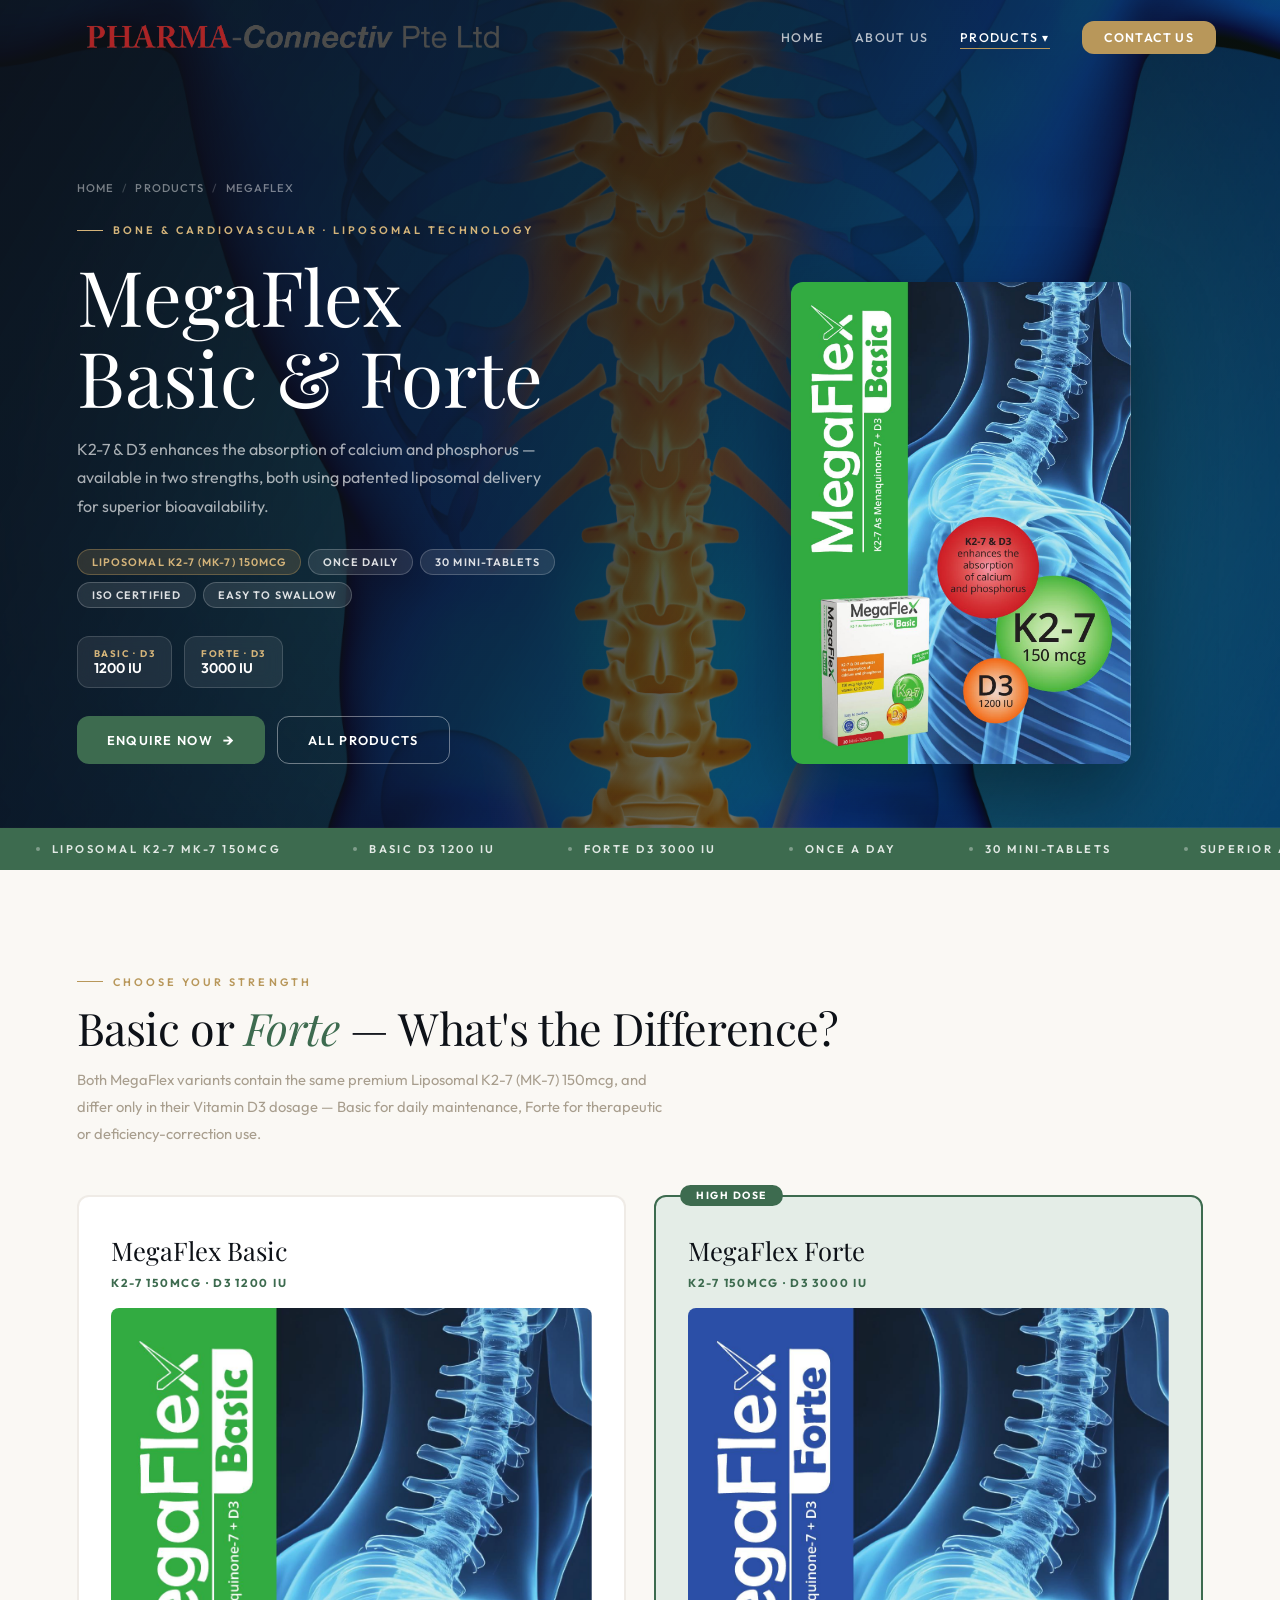
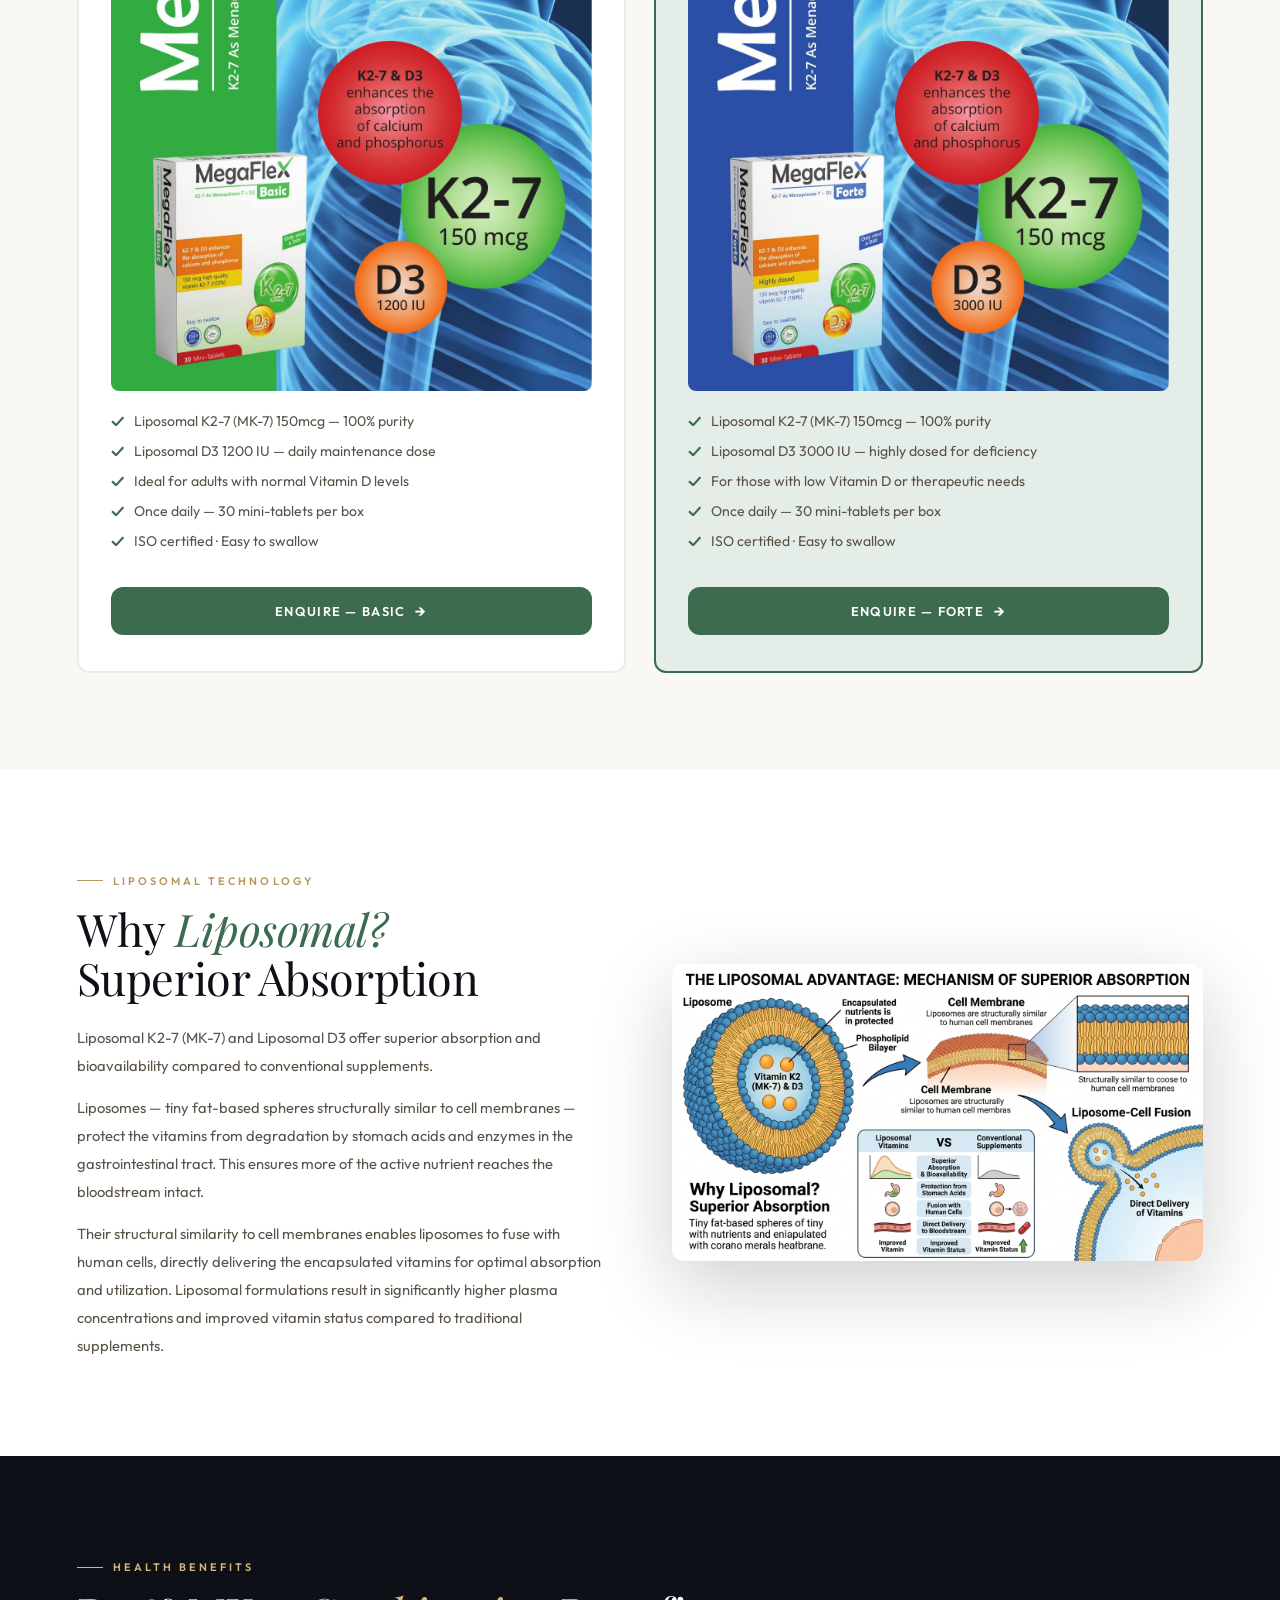
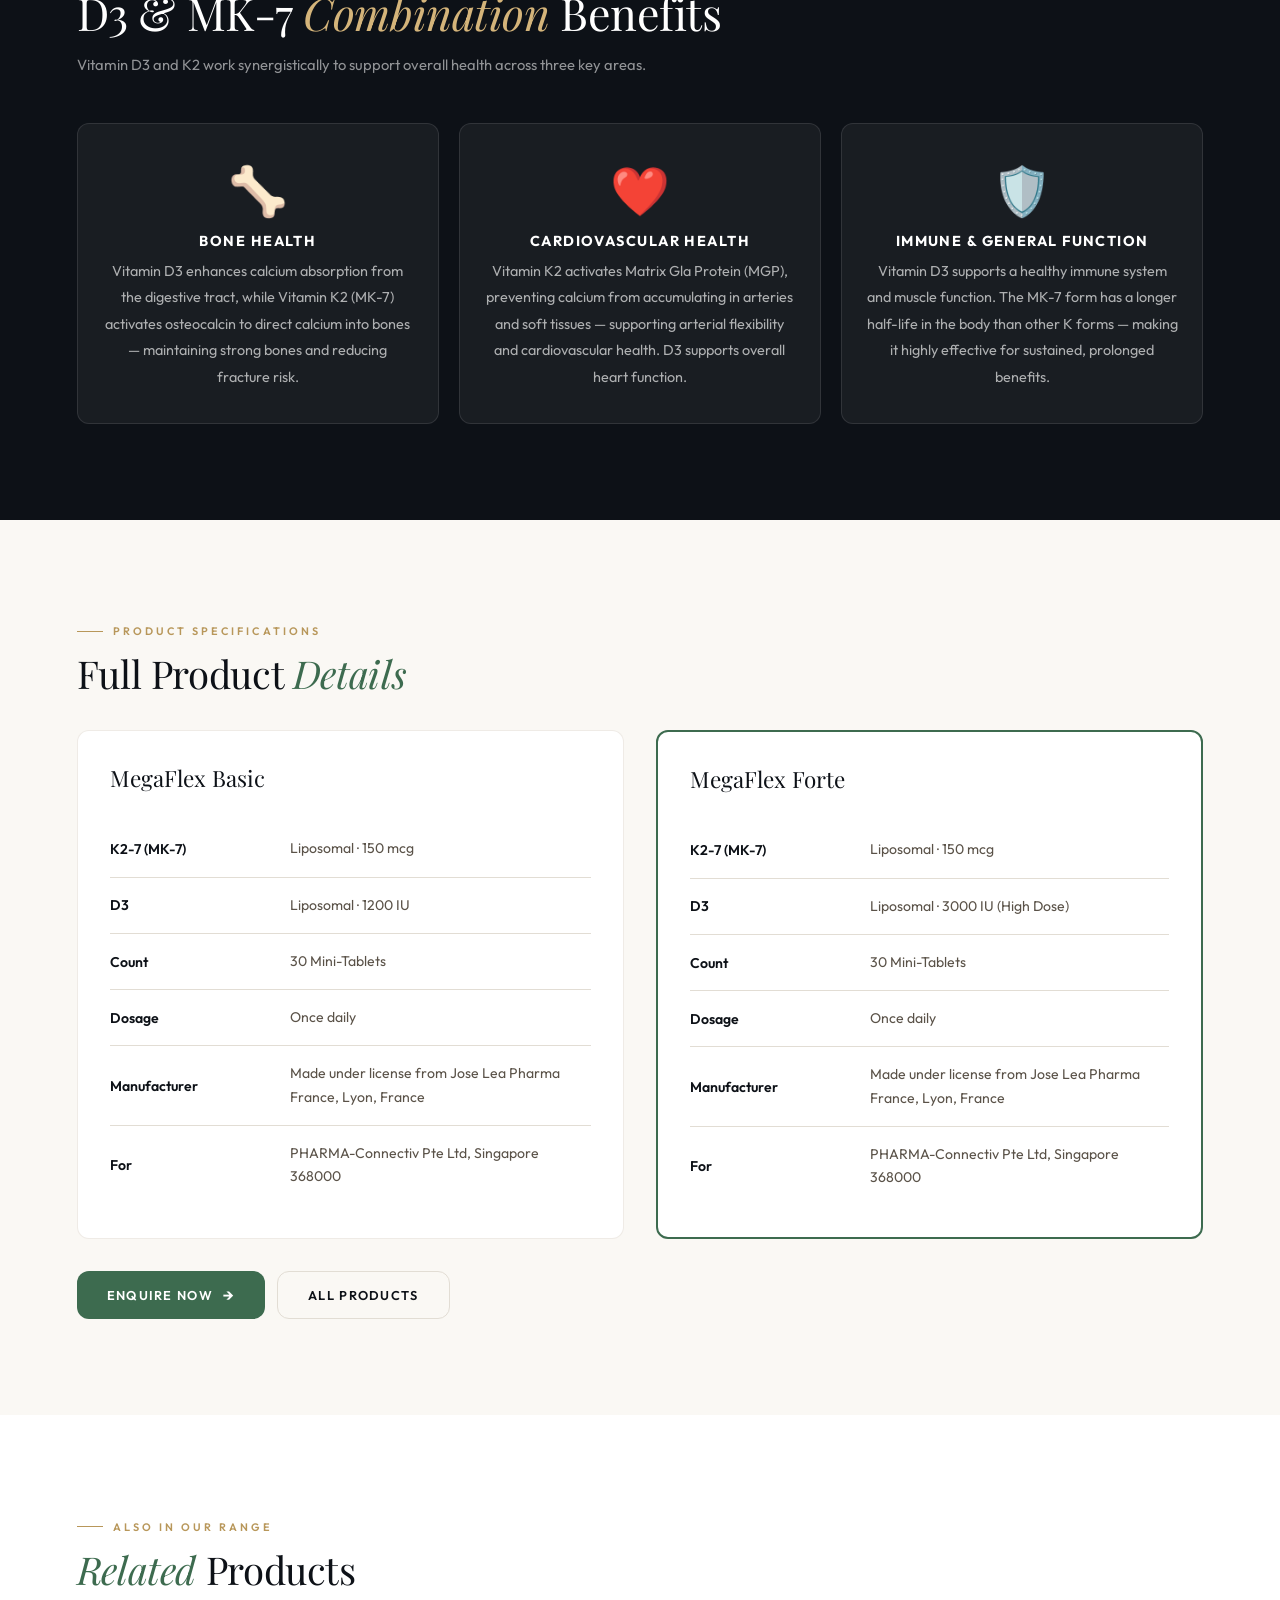
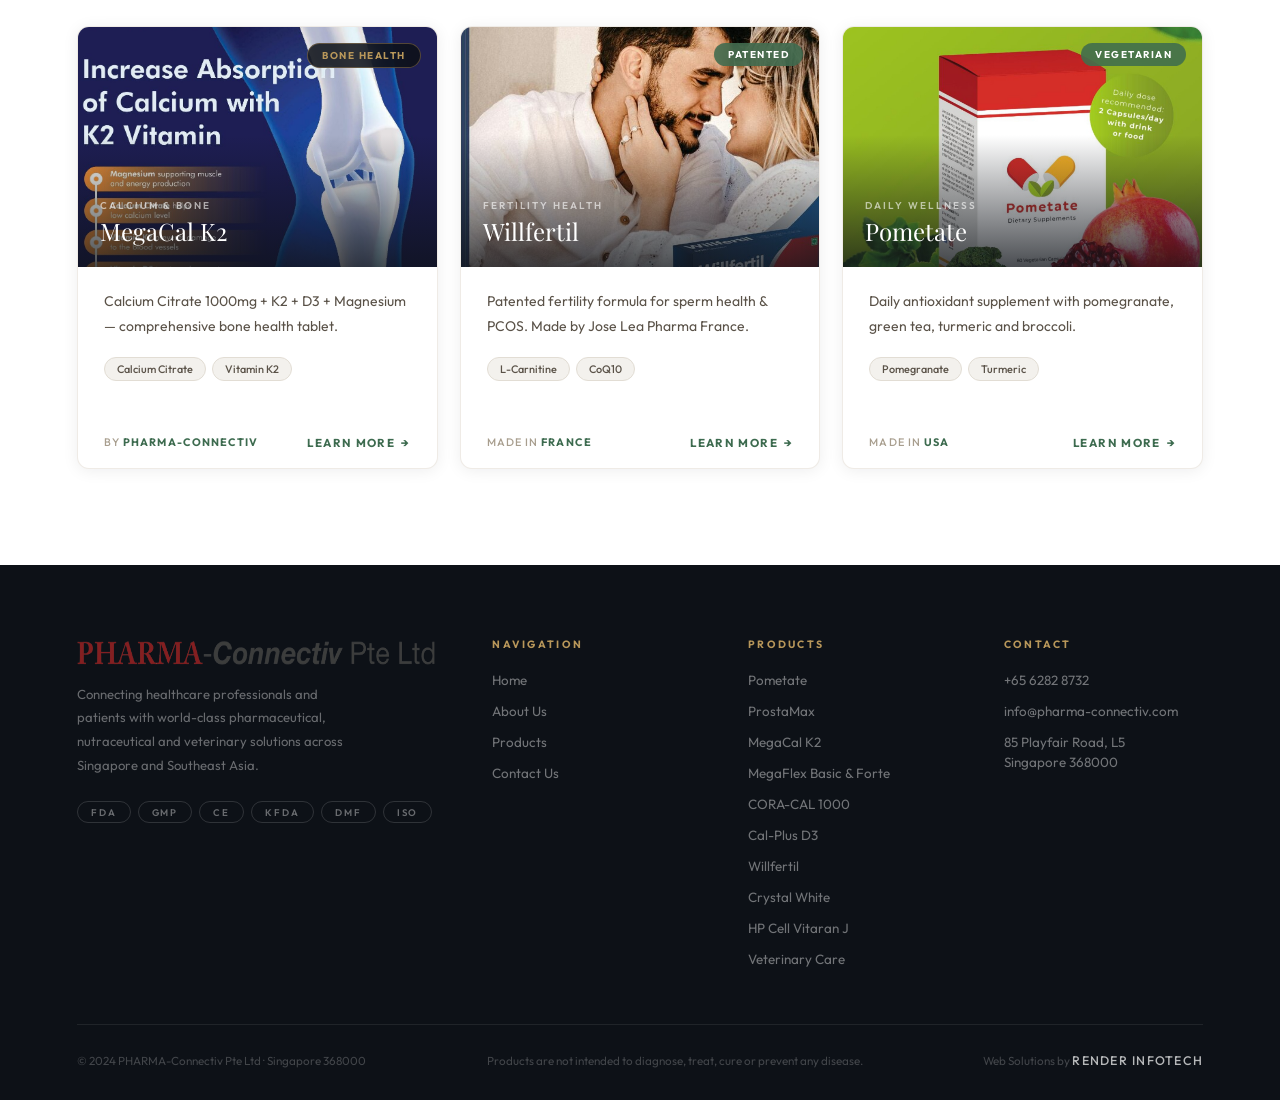
<file: megaflex.html>
<!doctype html>
<html lang="en">
  <head>
    <meta charset="UTF-8" />
    <meta name="viewport" content="width=device-width,initial-scale=1" />
    <title>
      MegaFlex Basic &amp; Forte — Liposomal K2-7 + D3 | PHARMA-Connectiv
    </title>
    <meta
      name="description"
      content="MegaFlex Basic and Forte — Liposomal K2-7 (MK-7) + D3 supplement. Superior absorption via liposomal technology. Made under license from Jose Lea Pharma France."
    />
    <link rel="stylesheet" href="css/styles.css" />
    <style>
      .prod-hero {
        padding-top: 72px;
        position: relative;
        min-height: 92vh;
        display: flex;
        align-items: flex-end;
        overflow: hidden;
      }
      .prod-hero-bg {
        position: absolute;
        inset: 0;
        width: 100%;
        height: 100%;
        object-fit: cover;
        transform: scale(1.04);
        animation: hzoom 12s ease-out forwards;
      }
      @keyframes hzoom {
        to {
          transform: scale(1);
        }
      }
      .prod-hero-overlay {
        position: absolute;
        inset: 0;
      }
      .prod-hero-content {
        position: relative;
        z-index: 2;
        padding: 0 6% 64px;
        width: 100%;
        display: grid;
        grid-template-columns: 1.1fr 0.9fr;
        gap: 48px;
        align-items: end;
      }
      .phc-left h1 {
        font-family: "Playfair Display", serif;
        font-size: clamp(2.8rem, 6vw, 5rem);
        font-weight: 400;
        color: #fff;
        line-height: 1.05;
        margin: 18px 0;
      }
      .tagline {
        font-size: 1rem;
        color: rgba(255, 255, 255, 0.65);
        line-height: 1.8;
        max-width: 480px;
        margin-bottom: 28px;
      }
      .phc-pills {
        display: flex;
        flex-wrap: wrap;
        gap: 7px;
        margin-bottom: 28px;
      }
      .phc-pill {
        padding: 5px 14px;
        border-radius: 100px;
        background: rgba(255, 255, 255, 0.1);
        border: 1px solid rgba(255, 255, 255, 0.2);
        backdrop-filter: blur(8px);
        font-size: 0.68rem;
        letter-spacing: 0.1em;
        text-transform: uppercase;
        font-weight: 600;
        color: rgba(255, 255, 255, 0.85);
      }
      .phc-pill.gold {
        background: rgba(184, 151, 90, 0.2);
        border-color: rgba(184, 151, 90, 0.4);
        color: var(--gold-light);
      }
      .phc-right {
        display: flex;
        justify-content: center;
        align-items: flex-end;
      }
      .product-box-img {
        width: 100%;
        max-width: 340px;
        border-radius: 12px;
        box-shadow: 0 32px 80px rgba(0, 0, 0, 0.4);
        animation: floatup 1s 0.4s both;
      }
      @keyframes floatup {
        from {
          opacity: 0;
          transform: translateY(24px);
        }
        to {
          opacity: 1;
          transform: none;
        }
      }
      .phc-cta-row {
        display: flex;
        flex-wrap: wrap;
        gap: 12px;
        margin-top: 24px;
      }
      .phc-cta-row .btn {
        flex-shrink: 0;
        min-width: max-content;
      }
      .spec-pills {
        display: flex;
        flex-wrap: wrap;
        gap: 12px;
        margin-bottom: 28px;
      }
      .spec-pill {
        display: flex;
        align-items: center;
        gap: 10px;
        background: rgba(255, 255, 255, 0.08);
        border: 1px solid rgba(255, 255, 255, 0.15);
        border-radius: var(--r);
        padding: 10px 16px;
        backdrop-filter: blur(8px);
      }
      .spec-pill-label {
        font-size: 0.6rem;
        letter-spacing: 0.15em;
        text-transform: uppercase;
        font-weight: 700;
        color: var(--gold-light);
      }
      .spec-pill-value {
        font-size: 0.88rem;
        font-weight: 600;
        color: #fff;
      }
      /* Content sections */
      .ingr-grid {
        display: grid;
        grid-template-columns: repeat(2, 1fr);
        gap: 22px;
        margin-top: 48px;
      }
      .ingr-card {
        background: var(--white);
        border-radius: var(--r);
        padding: 28px;
        border: 1px solid var(--border);
        box-shadow: var(--shadow-sm);
        transition:
          transform 0.3s,
          box-shadow 0.3s;
      }
      .ingr-card:hover {
        transform: translateY(-4px);
        box-shadow: var(--shadow-md);
      }
      .ingr-icon {
        font-size: 2rem;
        margin-bottom: 12px;
      }
      .ingr-compound {
        font-size: 0.63rem;
        letter-spacing: 0.18em;
        text-transform: uppercase;
        font-weight: 700;
        color: var(--gold);
        margin-bottom: 7px;
      }
      .ingr-name {
        font-family: "Playfair Display", serif;
        font-size: 1.2rem;
        font-weight: 400;
        color: var(--ink);
        margin-bottom: 10px;
      }
      .ingr-desc {
        font-size: 0.83rem;
        line-height: 1.75;
        color: var(--grey-4);
      }
      .ingr-benefit {
        margin-top: 12px;
        font-size: 0.8rem;
        color: var(--grey-3);
        line-height: 1.6;
        display: flex;
        align-items: flex-start;
        gap: 7px;
      }
      .ingr-benefit::before {
        content: "✓";
        color: var(--sage);
        font-weight: 700;
        flex-shrink: 0;
      }
      .split-sec {
        display: grid;
        grid-template-columns: 1fr 1fr;
        min-height: 480px;
      }
      .split-img {
        overflow: hidden;
        position: relative;
      }
      .split-img img {
        width: 100%;
        height: 100%;
        object-fit: cover;
      }
      .split-text {
        padding: 72px 56px;
        display: flex;
        flex-direction: column;
        justify-content: center;
      }
      .split-text p {
        font-size: 0.92rem;
        line-height: 1.9;
        color: var(--grey-4);
        margin-bottom: 14px;
      }
      .specs-table {
        width: 100%;
        border-collapse: collapse;
        margin-top: 28px;
      }
      .specs-table tr {
        border-bottom: 1px solid var(--grey-2);
      }
      .specs-table tr:last-child {
        border-bottom: none;
      }
      .specs-table td {
        padding: 16px 0;
        font-size: 0.88rem;
      }
      .specs-table td:first-child {
        font-weight: 600;
        color: var(--ink);
        width: 180px;
      }
      .specs-table td:last-child {
        color: var(--grey-4);
        line-height: 1.65;
      }
      .related-grid {
        display: grid;
        grid-template-columns: repeat(3, 1fr);
        gap: 22px;
        margin-top: 36px;
      }
      .hiw-grid {
        display: grid;
        grid-template-columns: repeat(3, 1fr);
        gap: 20px;
        margin-top: 44px;
      }
      .hiw-card {
        padding: 32px 24px;
        background: rgba(255, 255, 255, 0.05);
        border: 1px solid rgba(255, 255, 255, 0.1);
        border-radius: var(--r);
        text-align: center;
      }
      .hiw-num {
        font-family: "Playfair Display", serif;
        font-size: 3rem;
        font-weight: 400;
        color: var(--gold);
        margin-bottom: 12px;
      }
      .hiw-title {
        font-size: 0.9rem;
        font-weight: 700;
        color: #fff;
        text-transform: uppercase;
        letter-spacing: 0.1em;
        margin-bottom: 8px;
      }
      .hiw-desc {
        font-size: 0.9rem;
        line-height: 1.85;
        color: rgba(255, 255, 255, 0.65);
      }
      @media (max-width: 900px) {
        .prod-hero-content {
          grid-template-columns: 1fr;
          padding-bottom: 48px;
        }
        .phc-right {
          display: none;
        }
        .ingr-grid {
          grid-template-columns: 1fr;
        }
        .split-sec {
          grid-template-columns: 1fr;
        }
        .split-img {
          min-height: 300px;
        }
        .split-text {
          padding: 48px 28px;
        }
        .related-grid {
          grid-template-columns: 1fr 1fr;
        }
        .hiw-grid {
          grid-template-columns: 1fr;
        }
      }
      @media (max-width: 600px) {
        .related-grid {
          grid-template-columns: 1fr;
        }
        .phc-left h1 {
          font-size: 2.4rem;
        }
        .phc-cta-row {
          flex-direction: column;
        }
        .phc-cta-row .btn {
          width: 100%;
          justify-content: center;
        }
        .hiw-desc {
          font-size: 0.9rem;
        }
      }
      .prod-hero-overlay {
        background: linear-gradient(
          120deg,
          rgba(13, 17, 23, 0.95) 0%,
          rgba(13, 17, 23, 0.78) 50%,
          rgba(20, 60, 20, 0.3) 100%
        );
      }
      .compare-grid {
        display: grid;
        grid-template-columns: 1fr 1fr;
        gap: 28px;
        margin-top: 48px;
      }
      .compare-card {
        padding: 36px 32px;
        border-radius: 12px;
        border: 2px solid var(--border);
        background: var(--white);
        position: relative;
        transition: box-shadow 0.3s;
      }
      .compare-card:hover {
        box-shadow: var(--shadow-md);
      }
      .compare-card.featured {
        border-color: var(--sage);
        background: var(--sage-pale);
      }
      .compare-badge {
        position: absolute;
        top: -12px;
        left: 24px;
        background: var(--sage);
        color: #fff;
        padding: 4px 16px;
        border-radius: 100px;
        font-size: 0.65rem;
        letter-spacing: 0.15em;
        text-transform: uppercase;
        font-weight: 700;
      }
      .compare-name {
        font-family: "Playfair Display", serif;
        font-size: 1.6rem;
        font-weight: 400;
        color: var(--ink);
        margin-bottom: 8px;
      }
      .compare-dose {
        font-size: 0.72rem;
        letter-spacing: 0.15em;
        text-transform: uppercase;
        font-weight: 700;
        color: var(--sage);
        margin-bottom: 18px;
      }
      .compare-items {
        display: flex;
        flex-direction: column;
        gap: 10px;
        margin: 20px 0;
      }
      .ci {
        display: flex;
        align-items: center;
        gap: 10px;
        font-size: 0.88rem;
        color: var(--grey-4);
      }
      .ci::before {
        content: "✓";
        color: var(--sage);
        font-weight: 700;
        font-size: 1rem;
        flex-shrink: 0;
      }
      @media (max-width: 700px) {
        .compare-grid {
          grid-template-columns: 1fr;
        }
      }
    </style>
  </head>
  <body>
    <nav id="navbar">
      <a
        href="index.html"
        class="nav-logo"
        aria-label="PHARMA-Connectiv Pte Ltd"
      >
        <img
          src="assets/images/logo-new.png"
          alt="PHARMA-Connectiv Pte Ltd"
          height="36"
        />
      </a>
      <ul class="nav-links">
        <li><a href="index.html">Home</a></li>
        <li><a href="about.html">About Us</a></li>
        <li class="nav-has-drop">
          <a href="products.html" class="active">Products ▾</a>
          <div class="nav-drop">
            <a href="products.html"
              ><span class="nav-drop-icon">💊</span>All Products</a
            >
            <a href="pometate.html"
              ><span class="nav-drop-icon">🌿</span>Pometate</a
            >
            <a href="prostamax.html"
              ><span class="nav-drop-icon">🛡️</span>ProstaMax</a
            >
            <a href="megacal.html"
              ><span class="nav-drop-icon">🦴</span>MegaCal K2</a
            >
            <a href="megaflex.html"
              ><span class="nav-drop-icon">🔩</span>MegaFlex Basic &amp;
              Forte</a
            >
            <a href="coracal.html"
              ><span class="nav-drop-icon">🧪</span>CORA-CAL 1000</a
            >
            <a href="calplusd3.html"
              ><span class="nav-drop-icon">💧</span>Cal-Plus D3</a
            >
            <a href="willfertil.html"
              ><span class="nav-drop-icon">👫</span>Willfertil</a
            >
            <a href="crystal-white.html"
              ><span class="nav-drop-icon">✨</span>Crystal White</a
            >
            <a href="vitaran.html"
              ><span class="nav-drop-icon">💉</span>HP Cell Vitaran J</a
            >
            <a href="vetcare.html"
              ><span class="nav-drop-icon">🐾</span>Veterinary Care</a
            >
          </div>
        </li>
        <li><a href="contact.html" class="nav-cta">Contact Us</a></li>
      </ul>
      <button class="nav-toggle" id="nav-toggle" aria-label="Menu">
        <span></span><span></span><span></span>
      </button>
    </nav>
    <div class="nav-drawer" id="nav-drawer">
      <a href="index.html">Home</a><a href="about.html">About Us</a
      ><a href="products.html">All Products</a>
      <a href="pometate.html">Pometate</a><a href="prostamax.html">ProstaMax</a
      ><a href="megacal.html">MegaCal K2</a>
      <a href="megaflex.html">MegaFlex Basic &amp; Forte</a
      ><a href="coracal.html">CORA-CAL 1000</a
      ><a href="calplusd3.html">Cal-Plus D3</a
      ><a href="willfertil.html">Willfertil</a>
      <a href="crystal-white.html">Crystal White</a
      ><a href="vitaran.html">HP Cell Vitaran J</a>
      <a href="vetcare.html">Veterinary Care</a>
      <a href="contact.html" class="drawer-cta">Contact Us</a>
    </div>

    <section class="prod-hero">
      <img
        class="prod-hero-bg"
        src="assets/images/megaflex-banner.jpg"
        alt="MegaFlex Basic — Liposomal K2-7 and D3"
      />
      <div class="prod-hero-overlay"></div>
      <div class="prod-hero-content">
        <div class="phc-left">
          <div class="breadcrumb" style="margin-bottom: 20px">
            <a href="index.html">Home</a><span class="breadcrumb-sep">/</span
            ><a href="products.html">Products</a
            ><span class="breadcrumb-sep">/</span><span>MegaFlex</span>
          </div>
          <div class="eyebrow light">
            Bone &amp; Cardiovascular · Liposomal Technology
          </div>
          <h1>MegaFlex<br />Basic &amp; Forte</h1>
          <p class="tagline">
            K2-7 &amp; D3 enhances the absorption of calcium and phosphorus —
            available in two strengths, both using patented liposomal delivery
            for superior bioavailability.
          </p>
          <div class="phc-pills">
            <span class="phc-pill gold">Liposomal K2-7 (MK-7) 150mcg</span>
            <span class="phc-pill">Once Daily</span>
            <span class="phc-pill">30 Mini-Tablets</span>
            <span class="phc-pill">ISO Certified</span>
            <span class="phc-pill">Easy to Swallow</span>
          </div>
          <div class="spec-pills">
            <div class="spec-pill">
              <div>
                <div class="spec-pill-label">Basic · D3</div>
                <div class="spec-pill-value">1200 IU</div>
              </div>
            </div>
            <div class="spec-pill">
              <div>
                <div class="spec-pill-label">Forte · D3</div>
                <div class="spec-pill-value">3000 IU</div>
              </div>
            </div>
          </div>
          <div class="phc-cta-row">
            <a href="contact.html" class="btn btn-sage btn-arrow"
              >Enquire Now</a
            >
            <a href="products.html" class="btn btn-ghost">All Products</a>
          </div>
        </div>
        <div class="phc-right">
          <img
            class="product-box-img"
            src="assets/images/megaflex-basic-1.jpg"
            alt="MegaFlex Basic — 30 mini-tablets"
          />
        </div>
      </div>
    </section>

    <div class="marquee-wrap" aria-hidden="true">
      <div class="marquee-track">
        <span class="marquee-item"
          ><span class="marquee-dot"></span>Liposomal K2-7 MK-7 150mcg</span
        >
        <span class="marquee-item"
          ><span class="marquee-dot"></span>Basic D3 1200 IU</span
        >
        <span class="marquee-item"
          ><span class="marquee-dot"></span>Forte D3 3000 IU</span
        >
        <span class="marquee-item"
          ><span class="marquee-dot"></span>Once a Day</span
        >
        <span class="marquee-item"
          ><span class="marquee-dot"></span>30 Mini-Tablets</span
        >
        <span class="marquee-item"
          ><span class="marquee-dot"></span>Superior Absorption</span
        >
        <span class="marquee-item"
          ><span class="marquee-dot"></span>Jose Lea Pharma France</span
        >
        <span class="marquee-item"
          ><span class="marquee-dot"></span>ISO Certified</span
        >
        <span class="marquee-item"
          ><span class="marquee-dot"></span>Bone Health</span
        >
        <span class="marquee-item"
          ><span class="marquee-dot"></span>Cardiovascular Health</span
        >
        <span class="marquee-item"
          ><span class="marquee-dot"></span>Liposomal K2-7 MK-7 150mcg</span
        >
        <span class="marquee-item"
          ><span class="marquee-dot"></span>Basic D3 1200 IU</span
        >
        <span class="marquee-item"
          ><span class="marquee-dot"></span>Forte D3 3000 IU</span
        >
        <span class="marquee-item"
          ><span class="marquee-dot"></span>Once a Day</span
        >
        <span class="marquee-item"
          ><span class="marquee-dot"></span>30 Mini-Tablets</span
        >
        <span class="marquee-item"
          ><span class="marquee-dot"></span>Superior Absorption</span
        >
        <span class="marquee-item"
          ><span class="marquee-dot"></span>Jose Lea Pharma France</span
        >
        <span class="marquee-item"
          ><span class="marquee-dot"></span>ISO Certified</span
        >
      </div>
    </div>

    <!-- COMPARE BASIC vs FORTE -->
    <section class="section" style="background: var(--cream)">
      <div class="eyebrow reveal">Choose Your Strength</div>
      <h2
        class="display reveal rv1"
        style="font-size: clamp(2rem, 3.5vw, 3rem); margin-top: 14px"
      >
        Basic or <em>Forte</em> — What's the Difference?
      </h2>
      <p
        class="reveal rv2"
        style="
          font-size: 0.92rem;
          color: var(--grey-3);
          line-height: 1.85;
          max-width: 600px;
          margin-top: 14px;
        "
      >
        Both MegaFlex variants contain the same premium Liposomal K2-7 (MK-7)
        150mcg, and differ only in their Vitamin D3 dosage — Basic for daily
        maintenance, Forte for therapeutic or deficiency-correction use.
      </p>
      <div class="compare-grid">
        <div class="compare-card reveal">
          <div class="compare-name">MegaFlex Basic</div>
          <div class="compare-dose">K2-7 150mcg · D3 1200 IU</div>
          <img
            src="assets/images/megaflex-basic-1.jpg"
            alt="MegaFlex Basic"
            style="width: 100%; border-radius: 8px; margin-bottom: 20px"
          />
          <div class="compare-items">
            <div class="ci">Liposomal K2-7 (MK-7) 150mcg — 100% purity</div>
            <div class="ci">Liposomal D3 1200 IU — daily maintenance dose</div>
            <div class="ci">Ideal for adults with normal Vitamin D levels</div>
            <div class="ci">Once daily — 30 mini-tablets per box</div>
            <div class="ci">ISO certified · Easy to swallow</div>
          </div>
          <a
            href="contact.html"
            class="btn btn-sage btn-arrow"
            style="width: 100%; justify-content: center; margin-top: 16px"
            >Enquire — Basic</a
          >
        </div>
        <div class="compare-card featured reveal rv1" id="forte">
          <div class="compare-badge">High Dose</div>
          <div class="compare-name">MegaFlex Forte</div>
          <div class="compare-dose">K2-7 150mcg · D3 3000 IU</div>
          <img
            src="assets/images/megaflex-forte-1.jpg"
            alt="MegaFlex Forte"
            style="width: 100%; border-radius: 8px; margin-bottom: 20px"
          />
          <div class="compare-items">
            <div class="ci">Liposomal K2-7 (MK-7) 150mcg — 100% purity</div>
            <div class="ci">
              Liposomal D3 3000 IU — highly dosed for deficiency
            </div>
            <div class="ci">
              For those with low Vitamin D or therapeutic needs
            </div>
            <div class="ci">Once daily — 30 mini-tablets per box</div>
            <div class="ci">ISO certified · Easy to swallow</div>
          </div>
          <a
            href="contact.html"
            class="btn btn-sage btn-arrow"
            style="width: 100%; justify-content: center; margin-top: 16px"
            >Enquire — Forte</a
          >
        </div>
      </div>
    </section>

    <!-- LIPOSOMAL SCIENCE -->
    <section class="section" style="background: var(--white)">
      <div
        style="
          display: grid;
          grid-template-columns: 1fr 1fr;
          gap: 64px;
          align-items: center;
        "
      >
        <div>
          <div class="eyebrow reveal">Liposomal Technology</div>
          <h2
            class="display reveal rv1"
            style="font-size: clamp(2rem, 3.5vw, 3rem); margin: 16px 0 22px"
          >
            Why <em>Liposomal?</em><br />Superior Absorption
          </h2>
          <p
            class="reveal rv2"
            style="
              font-size: 0.92rem;
              line-height: 1.9;
              color: var(--grey-4);
              margin-bottom: 14px;
            "
          >
            Liposomal K2-7 (MK-7) and Liposomal D3 offer superior absorption and
            bioavailability compared to conventional supplements.
          </p>
          <p
            class="reveal rv2"
            style="
              font-size: 0.92rem;
              line-height: 1.9;
              color: var(--grey-4);
              margin-bottom: 14px;
            "
          >
            Liposomes — tiny fat-based spheres structurally similar to cell
            membranes — protect the vitamins from degradation by stomach acids
            and enzymes in the gastrointestinal tract. This ensures more of the
            active nutrient reaches the bloodstream intact.
          </p>
          <p
            class="reveal rv2"
            style="font-size: 0.92rem; line-height: 1.9; color: var(--grey-4)"
          >
            Their structural similarity to cell membranes enables liposomes to
            fuse with human cells, directly delivering the encapsulated vitamins
            for optimal absorption and utilization. Liposomal formulations
            result in significantly higher plasma concentrations and improved
            vitamin status compared to traditional supplements.
          </p>
        </div>
        <div class="reveal rv2">
          <img
            src="assets/images/liposomal-structure.png"
            alt="MegaFlex nutritional details and liposomal technology"
            style="
              border-radius: 12px;
              box-shadow: var(--shadow-xl);
              width: 100%;
            "
          />
        </div>
      </div>
    </section>

    <!-- HEALTH BENEFITS (dark) -->
    <section class="section" style="background: var(--ink)">
      <div class="eyebrow light reveal">Health Benefits</div>
      <h2
        class="display reveal rv1"
        style="
          font-size: clamp(2rem, 3.5vw, 3rem);
          color: #fff;
          margin-top: 14px;
        "
      >
        D3 &amp; MK-7 <span class="gold-em">Combination</span> Benefits
      </h2>
      <p
        class="reveal rv2"
        style="
          font-size: 0.92rem;
          color: rgba(255, 255, 255, 0.55);
          line-height: 1.85;
          max-width: 620px;
          margin-top: 14px;
        "
      >
        Vitamin D3 and K2 work synergistically to support overall health across
        three key areas.
      </p>
      <div class="hiw-grid">
        <div class="hiw-card reveal">
          <div class="hiw-num">🦴</div>
          <div class="hiw-title">Bone Health</div>
          <p class="hiw-desc">
            Vitamin D3 enhances calcium absorption from the digestive tract,
            while Vitamin K2 (MK-7) activates osteocalcin to direct calcium into
            bones — maintaining strong bones and reducing fracture risk.
          </p>
        </div>
        <div class="hiw-card reveal rv1">
          <div class="hiw-num">❤️</div>
          <div class="hiw-title">Cardiovascular Health</div>
          <p class="hiw-desc">
            Vitamin K2 activates Matrix Gla Protein (MGP), preventing calcium
            from accumulating in arteries and soft tissues — supporting arterial
            flexibility and cardiovascular health. D3 supports overall heart
            function.
          </p>
        </div>
        <div class="hiw-card reveal rv2">
          <div class="hiw-num">🛡️</div>
          <div class="hiw-title">Immune &amp; General Function</div>
          <p class="hiw-desc">
            Vitamin D3 supports a healthy immune system and muscle function. The
            MK-7 form has a longer half-life in the body than other K forms —
            making it highly effective for sustained, prolonged benefits.
          </p>
        </div>
      </div>
    </section>

    <!-- SPECS TABLE -->
    <section class="section" style="background: var(--cream)">
      <div class="eyebrow reveal">Product Specifications</div>
      <h2
        class="display reveal rv1"
        style="font-size: clamp(1.9rem, 3vw, 2.6rem); margin-top: 14px"
      >
        Full Product <em>Details</em>
      </h2>
      <div
        style="
          display: grid;
          grid-template-columns: 1fr 1fr;
          gap: 32px;
          margin-top: 36px;
        "
        class="reveal rv2"
      >
        <div
          style="
            background: var(--white);
            border-radius: var(--r);
            padding: 32px;
            border: 1px solid var(--border);
          "
        >
          <h3
            style="
              font-family: &quot;Playfair Display&quot;, serif;
              font-size: 1.4rem;
              font-weight: 400;
              margin-bottom: 20px;
              color: var(--ink);
            "
          >
            MegaFlex Basic
          </h3>
          <table class="specs-table">
            <tr>
              <td>K2-7 (MK-7)</td>
              <td>Liposomal · 150 mcg</td>
            </tr>
            <tr>
              <td>D3</td>
              <td>Liposomal · 1200 IU</td>
            </tr>
            <tr>
              <td>Count</td>
              <td>30 Mini-Tablets</td>
            </tr>
            <tr>
              <td>Dosage</td>
              <td>Once daily</td>
            </tr>
            <tr>
              <td>Manufacturer</td>
              <td>
                Made under license from Jose Lea Pharma France, Lyon, France
              </td>
            </tr>
            <tr>
              <td>For</td>
              <td>PHARMA-Connectiv Pte Ltd, Singapore 368000</td>
            </tr>
          </table>
        </div>
        <div
          style="
            background: var(--white);
            border-radius: var(--r);
            padding: 32px;
            border: 2px solid var(--sage);
          "
        >
          <h3
            style="
              font-family: &quot;Playfair Display&quot;, serif;
              font-size: 1.4rem;
              font-weight: 400;
              margin-bottom: 20px;
              color: var(--ink);
            "
          >
            MegaFlex Forte
          </h3>
          <table class="specs-table">
            <tr>
              <td>K2-7 (MK-7)</td>
              <td>Liposomal · 150 mcg</td>
            </tr>
            <tr>
              <td>D3</td>
              <td>Liposomal · 3000 IU (High Dose)</td>
            </tr>
            <tr>
              <td>Count</td>
              <td>30 Mini-Tablets</td>
            </tr>
            <tr>
              <td>Dosage</td>
              <td>Once daily</td>
            </tr>
            <tr>
              <td>Manufacturer</td>
              <td>
                Made under license from Jose Lea Pharma France, Lyon, France
              </td>
            </tr>
            <tr>
              <td>For</td>
              <td>PHARMA-Connectiv Pte Ltd, Singapore 368000</td>
            </tr>
          </table>
        </div>
      </div>
      <div
        class="reveal rv3"
        style="margin-top: 32px; display: flex; gap: 12px; flex-wrap: wrap"
      >
        <a href="contact.html" class="btn btn-sage btn-arrow">Enquire Now</a>
        <a href="products.html" class="btn btn-outline">All Products</a>
      </div>
    </section>

    <!-- RELATED -->
    <section class="section" style="background: var(--white)">
      <div class="eyebrow reveal">Also in Our Range</div>
      <h2
        class="display reveal rv1"
        style="font-size: clamp(1.9rem, 3vw, 2.6rem); margin-top: 14px"
      >
        <em>Related</em> Products
      </h2>
      <div class="related-grid">
        <a href="megacal.html" class="pcard reveal">
          <div class="pcard-img">
            <img
              src="assets/images/megacal-prod.jpg"
              alt="MegaCal K2"
              loading="lazy"
            />
            <div class="pcard-gradient"></div>
            <span class="pcard-badge badge-navy">Bone Health</span>
            <div class="pcard-overlay-text">
              <div class="pcard-cat">Calcium &amp; Bone</div>
              <div class="pcard-name">MegaCal K2</div>
            </div>
          </div>
          <div class="pcard-body">
            <p>
              Calcium Citrate 1000mg + K2 + D3 + Magnesium — comprehensive bone
              health tablet.
            </p>
            <div class="tag-row">
              <span class="tag">Calcium Citrate</span
              ><span class="tag">Vitamin K2</span>
            </div>
          </div>
          <div class="pcard-foot">
            <div class="pcard-origin">By <strong>PHARMA-Connectiv</strong></div>
            <span class="pcard-link">Learn More</span>
          </div>
        </a>
        <a href="willfertil.html" class="pcard reveal rv1">
          <div class="pcard-img">
            <img
              src="assets/images/willfertil-card.jpg"
              alt="Willfertil"
              loading="lazy"
            />
            <div class="pcard-gradient"></div>
            <span class="pcard-badge badge-green">Patented</span>
            <div class="pcard-overlay-text">
              <div class="pcard-cat">Fertility Health</div>
              <div class="pcard-name">Willfertil</div>
            </div>
          </div>
          <div class="pcard-body">
            <p>
              Patented fertility formula for sperm health &amp; PCOS. Made by
              Jose Lea Pharma France.
            </p>
            <div class="tag-row">
              <span class="tag">L-Carnitine</span><span class="tag">CoQ10</span>
            </div>
          </div>
          <div class="pcard-foot">
            <div class="pcard-origin">Made in <strong>France</strong></div>
            <span class="pcard-link">Learn More</span>
          </div>
        </a>
        <a href="pometate.html" class="pcard reveal rv2">
          <div class="pcard-img">
            <img
              src="assets/images/home-pometate-wide.jpg"
              alt="Pometate"
              loading="lazy"
            />
            <div class="pcard-gradient"></div>
            <span class="pcard-badge badge-green">Vegetarian</span>
            <div class="pcard-overlay-text">
              <div class="pcard-cat">Daily Wellness</div>
              <div class="pcard-name">Pometate</div>
            </div>
          </div>
          <div class="pcard-body">
            <p>
              Daily antioxidant supplement with pomegranate, green tea, turmeric
              and broccoli.
            </p>
            <div class="tag-row">
              <span class="tag">Pomegranate</span
              ><span class="tag">Turmeric</span>
            </div>
          </div>
          <div class="pcard-foot">
            <div class="pcard-origin">Made in <strong>USA</strong></div>
            <span class="pcard-link">Learn More</span>
          </div>
        </a>
      </div>
    </section>

    <footer>
      <div class="footer-top">
        <div>
          <img
            src="assets/images/footer-logo-new.png"
            alt="PHARMA-Connectiv Pte Ltd"
            class="f-logo-img"
          />
          <p class="f-brand-desc">
            Connecting healthcare professionals and patients with world-class
            pharmaceutical, nutraceutical and veterinary solutions across
            Singapore and Southeast Asia.
          </p>
          <div class="f-certs">
            <span class="f-cert">FDA</span><span class="f-cert">GMP</span
            ><span class="f-cert">CE</span><span class="f-cert">KFDA</span
            ><span class="f-cert">DMF</span><span class="f-cert">ISO</span>
          </div>
        </div>
        <div class="fcol">
          <h5>Navigation</h5>
          <ul>
            <li><a href="index.html">Home</a></li>
            <li><a href="about.html">About Us</a></li>
            <li><a href="products.html">Products</a></li>
            <li><a href="contact.html">Contact Us</a></li>
          </ul>
        </div>
        <div class="fcol">
          <h5>Products</h5>
          <ul>
            <li><a href="pometate.html">Pometate</a></li>
            <li><a href="prostamax.html">ProstaMax</a></li>
            <li><a href="megacal.html">MegaCal K2</a></li>
            <li><a href="megaflex.html">MegaFlex Basic &amp; Forte</a></li>
            <li><a href="coracal.html">CORA-CAL 1000</a></li>
            <li><a href="calplusd3.html">Cal-Plus D3</a></li>
            <li><a href="willfertil.html">Willfertil</a></li>
            <li><a href="crystal-white.html">Crystal White</a></li>
            <li><a href="vitaran.html">HP Cell Vitaran J</a></li>
            <li><a href="vetcare.html">Veterinary Care</a></li>
          </ul>
        </div>
        <div class="fcol">
          <h5>Contact</h5>
          <ul>
            <li><a href="tel:+6562828732">+65 6282 8732</a></li>
            <li>
              <a href="mailto:info@pharma-connectiv.com"
                >info@pharma-connectiv.com</a
              >
            </li>
            <li>
              <a href="contact.html"
                >85 Playfair Road, L5<br />Singapore 368000</a
              >
            </li>
          </ul>
        </div>
      </div>
      <div class="footer-bottom nav-links">
        <p>&copy; 2024 PHARMA-Connectiv Pte Ltd &middot; Singapore 368000</p>
        <p>
          Products are not intended to diagnose, treat, cure or prevent any
          disease.
        </p>
        <p>
          Web Solutions by
          <a href="https://www.renderinfotech.com/" target="_blank"
            >Render Infotech</a
          >
        </p>
      </div>
    </footer>
    <script src="js/main.js"></script>
  </body>
</html>
</file>
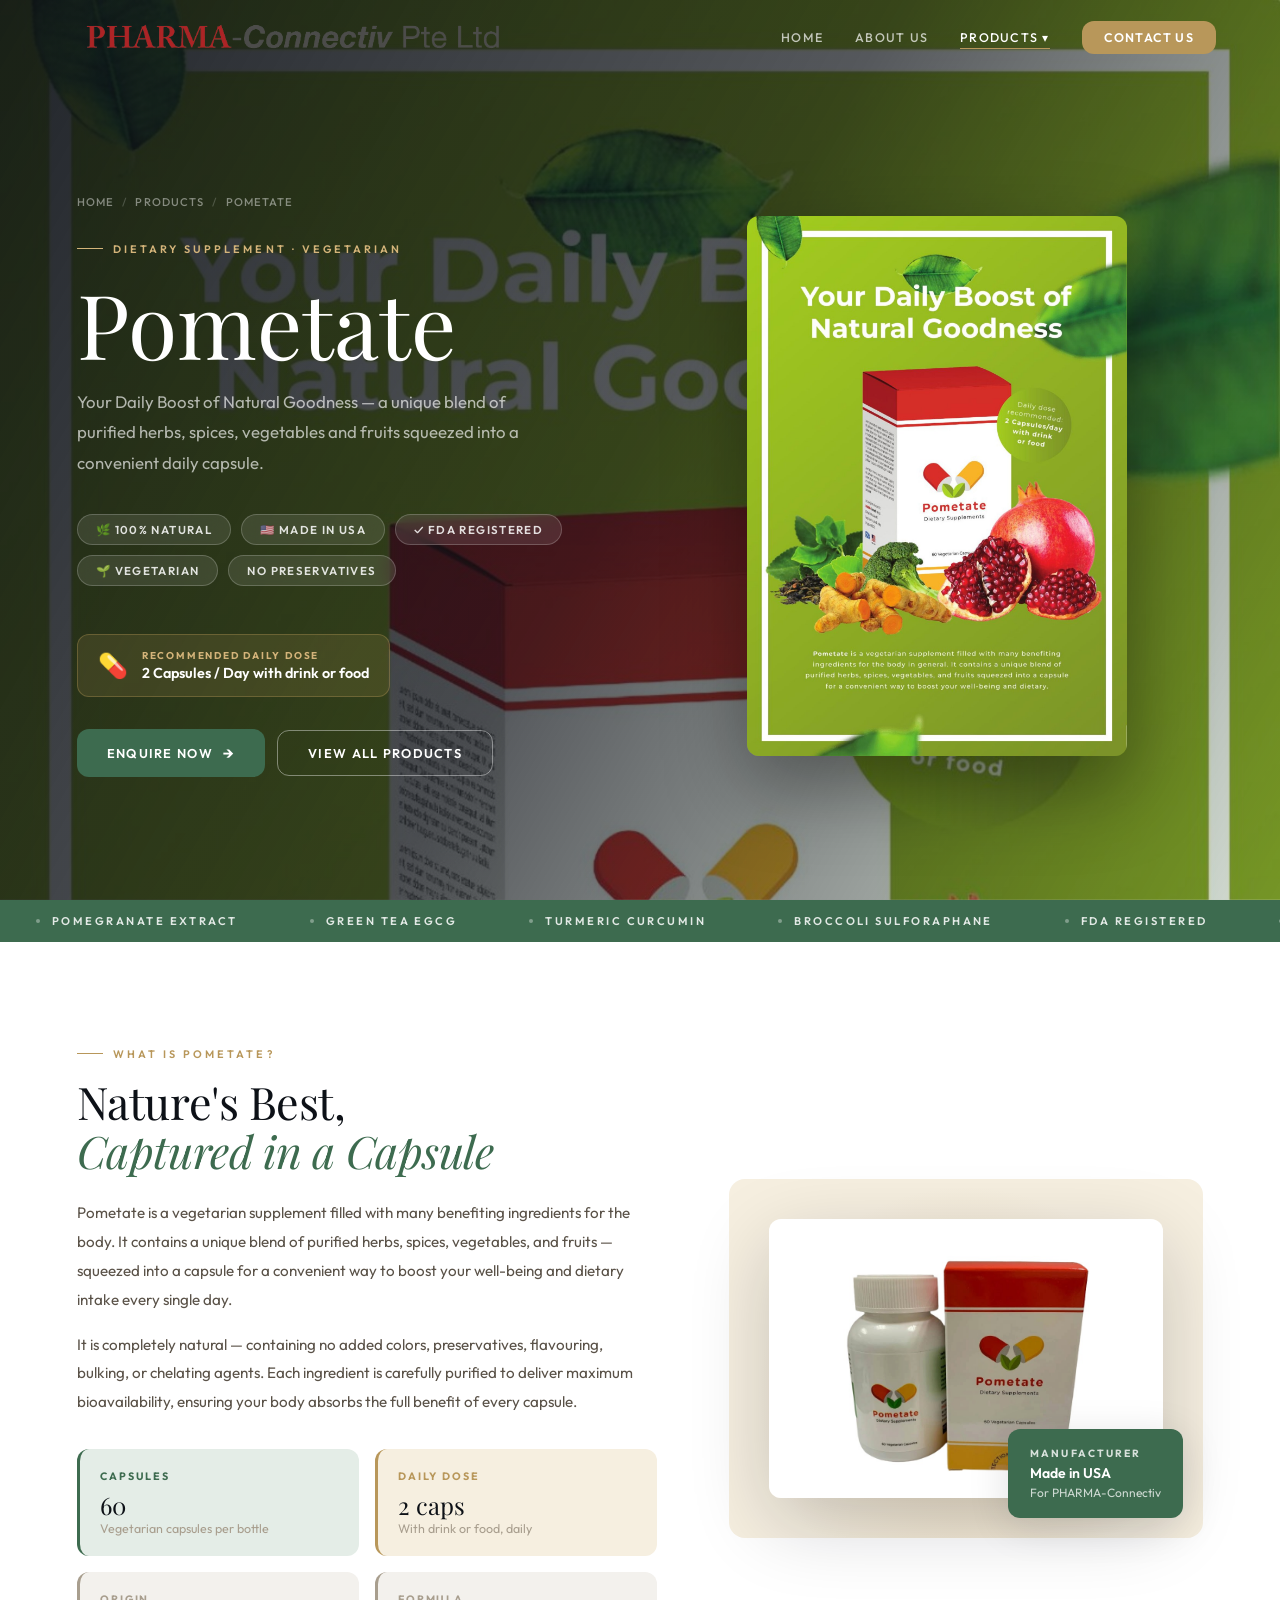
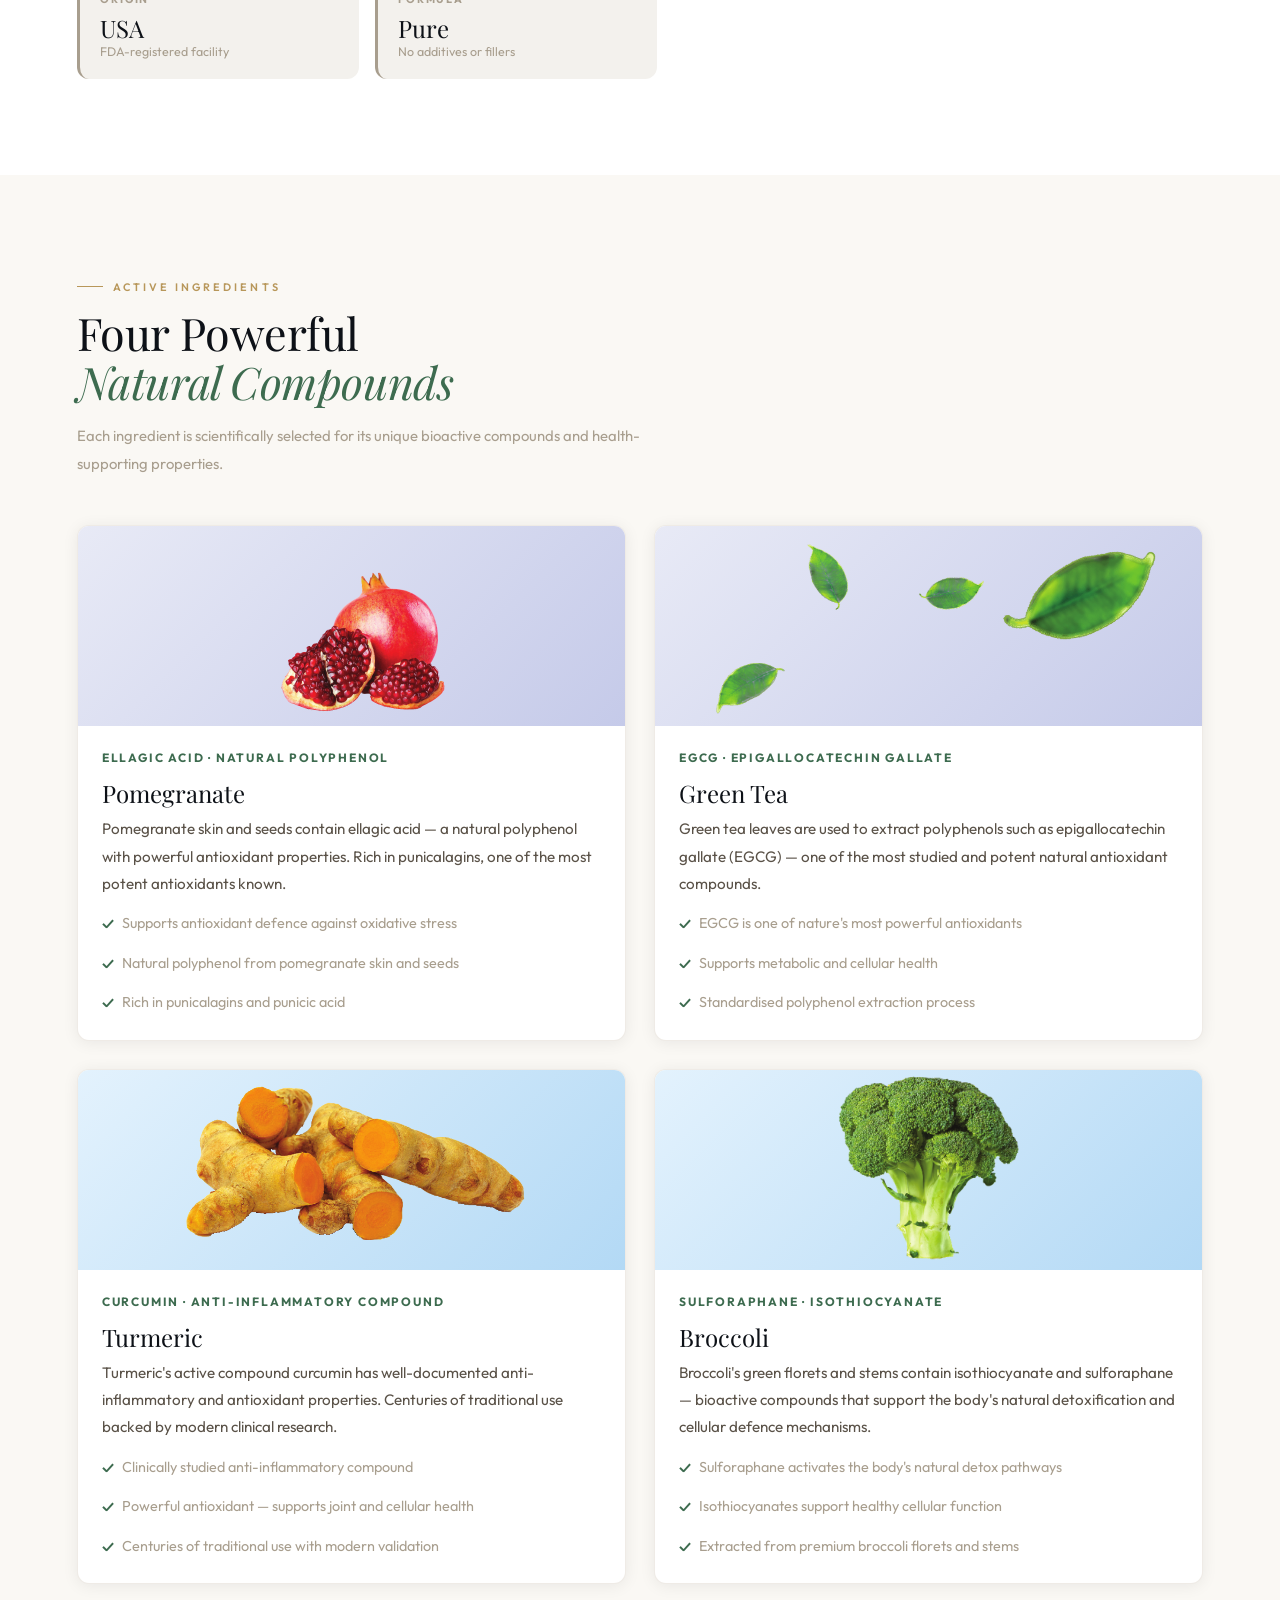
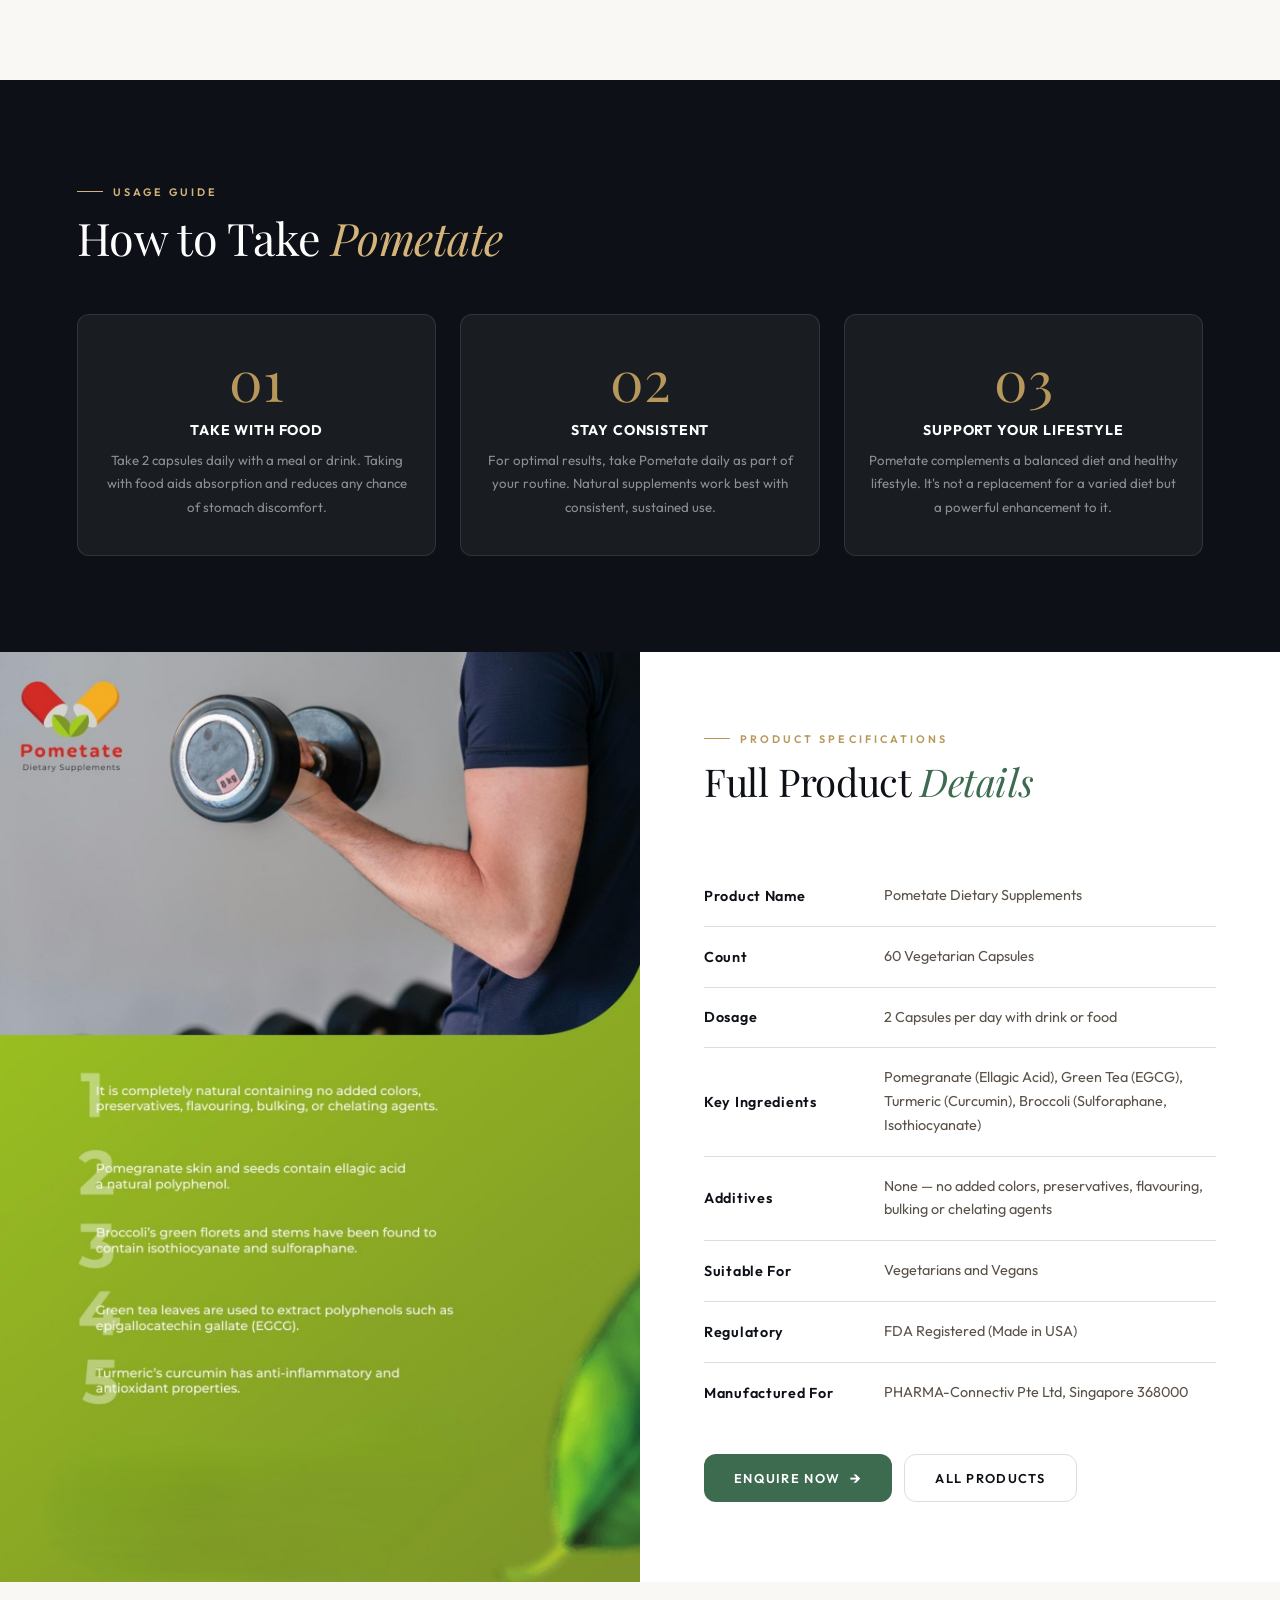
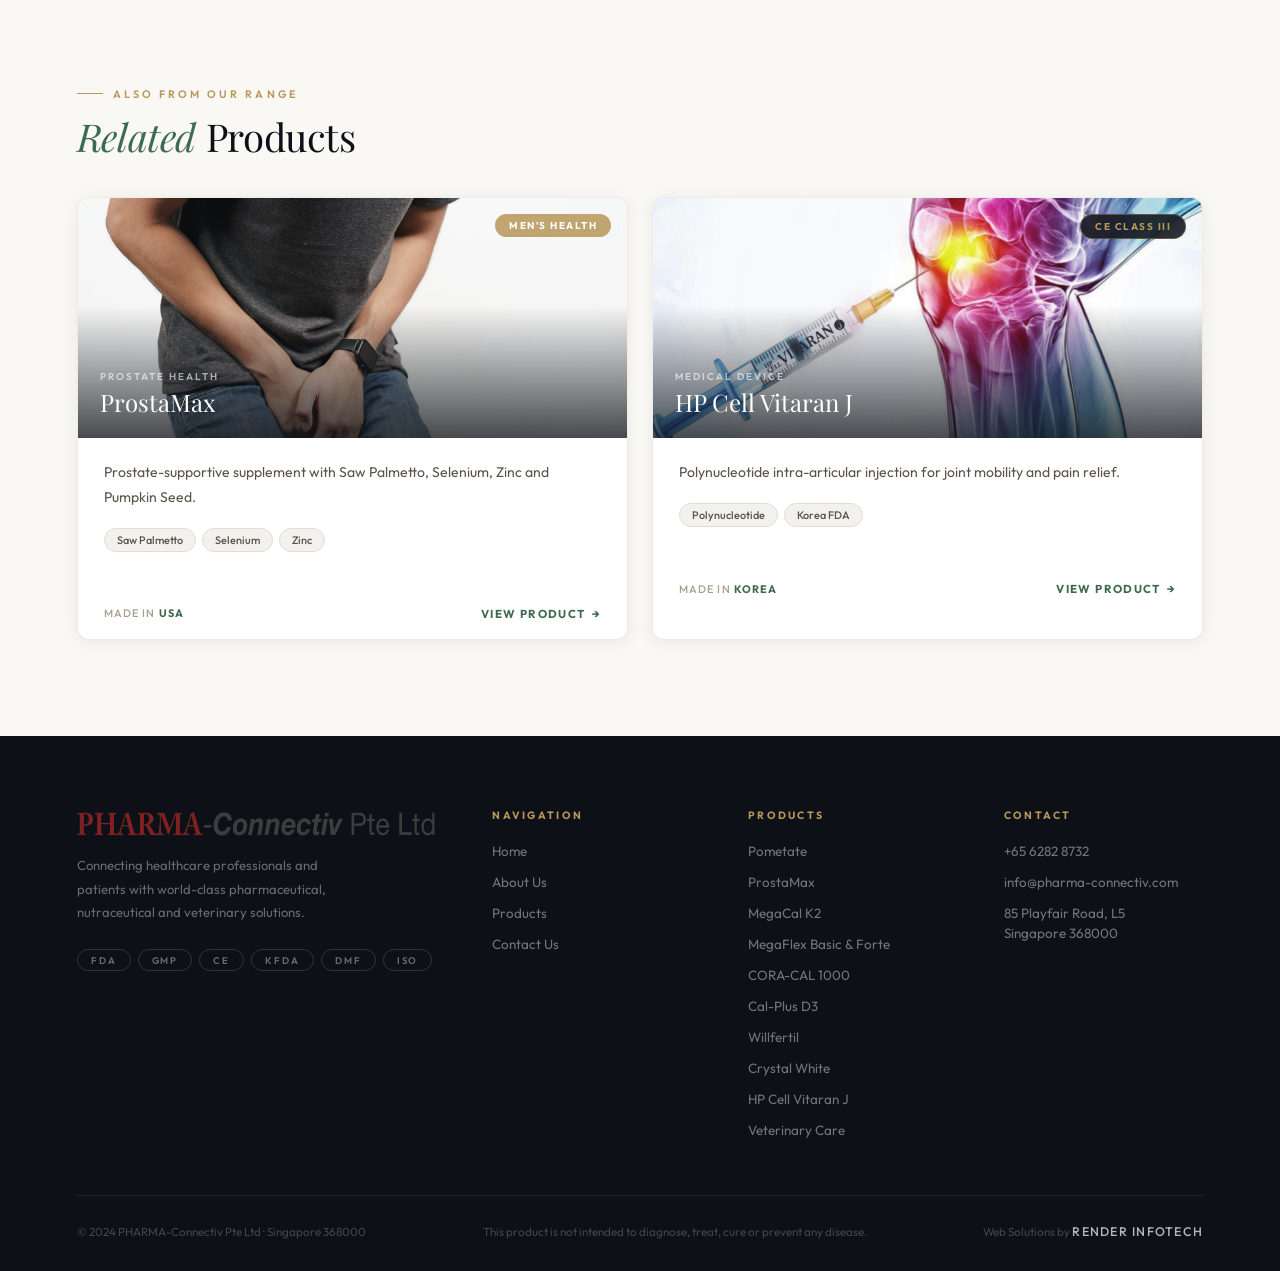
<file: pometate.html>
<!doctype html>
<html lang="en">
  <head>
    <meta charset="UTF-8" />
    <meta name="viewport" content="width=device-width,initial-scale=1" />
    <title>Pometate — Dietary Supplement | PHARMA-Connectiv</title>
    <link rel="stylesheet" href="css/styles.css" />
    <style>
      /* ── PRODUCT HERO ── */
      .prod-hero {
        padding-top: 72px;
        position: relative;
        min-height: 100vh;
        display: flex;
        align-items: center;
        overflow: hidden;
      }
      .prod-hero-bg {
        position: absolute;
        inset: 0;
        width: 100%;
        height: 100%;
        object-fit: cover;
        object-position: center top;
        transform: scale(1.04);
        animation: hzoom 12s ease-out forwards;
      }
      @keyframes hzoom {
        to {
          transform: scale(1);
        }
      }
      .prod-hero-overlay {
        position: absolute;
        inset: 0;
        background: linear-gradient(
          120deg,
          rgba(13, 17, 23, 0.92) 0%,
          rgba(13, 17, 23, 0.7) 50%,
          rgba(45, 90, 39, 0.2) 100%
        );
      }
      .prod-hero-content {
        position: relative;
        z-index: 2;
        padding: 80px 6%;
        display: grid;
        grid-template-columns: 1fr 1fr;
        gap: 60px;
        align-items: center;
        width: 100%;
      }
      .phc-left .eyebrow {
        margin-bottom: 22px;
      }
      .phc-left h1 {
        font-family: "Playfair Display", serif;
        font-size: clamp(3.5rem, 7vw, 6rem);
        font-weight: 400;
        color: #fff;
        line-height: 1;
        margin-bottom: 20px;
      }
      .phc-left .tagline {
        font-size: 1.05rem;
        color: rgba(255, 255, 255, 0.65);
        line-height: 1.8;
        max-width: 480px;
        margin-bottom: 36px;
      }
      .phc-pills {
        display: flex;
        flex-wrap: wrap;
        gap: 10px;
        margin-bottom: 40px;
      }
      .phc-pill {
        padding: 7px 18px;
        border-radius: 100px;
        background: rgba(255, 255, 255, 0.1);
        border: 1px solid rgba(255, 255, 255, 0.2);
        backdrop-filter: blur(8px);
        font-size: 0.72rem;
        letter-spacing: 0.12em;
        text-transform: uppercase;
        font-weight: 600;
        color: rgba(255, 255, 255, 0.85);
      }
      .phc-right {
        display: flex;
        justify-content: center;
        align-items: center;
      }
      .product-box-img {
        width: 100%;
        max-width: 380px;
        border-radius: 12px;
        box-shadow: 0 32px 80px rgba(0, 0, 0, 0.4);
        animation: floatup 1s 0.4s both;
      }
      @keyframes floatup {
        from {
          opacity: 0;
          transform: translateY(30px);
        }
        to {
          opacity: 1;
          transform: none;
        }
      }
      .hero-dosage {
        display: inline-flex;
        align-items: center;
        gap: 14px;
        margin-top: 8px;
        background: rgba(184, 151, 90, 0.15);
        border: 1px solid rgba(184, 151, 90, 0.35);
        border-radius: var(--r);
        padding: 14px 20px;
      }
      .hd-icon {
        font-size: 1.5rem;
      }
      .hd-text-label {
        font-size: 0.62rem;
        letter-spacing: 0.18em;
        text-transform: uppercase;
        font-weight: 700;
        color: var(--gold-light);
      }
      .hd-text-value {
        font-size: 0.9rem;
        font-weight: 600;
        color: #fff;
        margin-top: 2px;
      }

      /* ── INGREDIENTS DEEP DIVE ── */
      .ingredient-showcase {
        display: grid;
        grid-template-columns: repeat(2, 1fr);
        gap: 28px;
      }
      .ingr-card {
        border-radius: 12px;
        overflow: hidden;
        background: var(--white);
        box-shadow: var(--shadow-sm);
        border: 1px solid var(--border);
        transition:
          transform 0.3s,
          box-shadow 0.3s;
      }
      .ingr-card:hover {
        transform: translateY(-5px);
        box-shadow: var(--shadow-md);
      }
      .ingr-img {
        height: 200px;
        position: relative;
        overflow: hidden;
      }
      .ingr-img img {
        width: 100%;
        height: 100%;
        object-fit: contain;
        transition: transform 0.5s;
      }
      .ingr-card:hover .ingr-img img {
        transform: scale(1.05);
      }
      .ingr-body {
        padding: 24px;
      }
      .ingr-name {
        font-family: "Playfair Display", serif;
        font-size: 1.5rem;
        font-weight: 400;
        color: var(--ink);
        margin-bottom: 6px;
      }
      .ingr-compound {
        font-size: 0.75rem;
        letter-spacing: 0.15em;
        text-transform: uppercase;
        font-weight: 700;
        color: var(--sage);
        margin-bottom: 12px;
      }
      .ingr-desc {
        font-size: 0.95rem;
        line-height: 1.8;
        color: var(--grey-4);
      }
      .ingr-benefit {
        margin-top: 14px;
        display: flex;
        align-items: flex-start;
        gap: 8px;
        font-size: 0.9rem;
        color: var(--grey-3);
        line-height: 1.7;
      }
      .ingr-benefit::before {
        content: "✓";
        color: var(--sage);
        font-weight: 700;
        flex-shrink: 0;
        margin-top: 1px;
      }

      /* ── HOW IT WORKS ── */
      .hiw-grid {
        display: grid;
        grid-template-columns: repeat(3, 1fr);
        gap: 24px;
        margin-top: 52px;
      }
      .hiw-step {
        text-align: center;
        padding: 36px 24px;
        background: var(--white);
        border-radius: 12px;
        border: 1px solid var(--border);
      }
      .hiw-num {
        font-family: "Playfair Display", serif;
        font-size: 3.5rem;
        font-weight: 400;
        color: var(--grey-2);
        line-height: 1;
        margin-bottom: 14px;
      }
      .hiw-title {
        font-size: 0.88rem;
        font-weight: 700;
        color: var(--ink);
        letter-spacing: 0.06em;
        margin-bottom: 10px;
        text-transform: uppercase;
      }
      .hiw-desc {
        font-size: 0.83rem;
        line-height: 1.75;
        color: var(--grey-3);
      }

      /* ── SPECS TABLE ── */
      .specs-table {
        width: 100%;
        border-collapse: collapse;
        margin-top: 40px;
      }
      .specs-table tr {
        border-bottom: 1px solid var(--grey-2);
      }
      .specs-table tr:last-child {
        border-bottom: none;
      }
      .specs-table td {
        padding: 18px 0;
        font-size: 0.9rem;
      }
      .specs-table td:first-child {
        font-weight: 600;
        color: var(--ink);
        width: 180px;
        letter-spacing: 0.05em;
      }
      .specs-table td:last-child {
        color: var(--grey-4);
        line-height: 1.65;
      }

      /* ── SPLIT VISUAL ── */
      .split-section {
        display: grid;
        grid-template-columns: 1fr 1fr;
        gap: 0;
        min-height: 500px;
      }
      .split-img {
        position: relative;
        overflow: hidden;
      }
      .split-img img {
        width: 100%;
        height: 100%;
        object-fit: cover;
      }
      .split-text {
        padding: 80px 64px;
        display: flex;
        flex-direction: column;
        justify-content: center;
      }
      .split-text h2 {
        font-size: clamp(1.9rem, 3vw, 2.7rem);
        margin: 14px 0 24px;
      }
      .split-text p {
        font-size: 0.93rem;
        line-height: 1.9;
        color: var(--grey-4);
        margin-bottom: 16px;
      }

      /* ── RELATED ── */
      .related-grid {
        display: grid;
        grid-template-columns: 1fr 1fr;
        gap: 24px;
        margin-top: 40px;
      }

      @media (max-width: 900px) {
        .prod-hero-content {
          grid-template-columns: 1fr;
        }
        .phc-right {
          display: none;
        }
        .ingredient-showcase {
          grid-template-columns: 1fr;
        }
        .hiw-grid {
          grid-template-columns: 1fr;
        }
        .split-section {
          grid-template-columns: 1fr;
        }
        .split-img {
          min-height: 320px;
        }
        .split-text {
          padding: 52px 32px;
        }
        .related-grid {
          grid-template-columns: 1fr;
        }
      }
      @media (max-width: 600px) {
        .phc-left h1 {
          font-size: 2.4rem;
        }
        .prod-hero-content {
          padding: 60px 5% 40px;
        }
        .split-text {
          padding: 40px 20px;
        }
      }
    </style>
  </head>
  <body>
    <nav id="navbar">
      <a
        href="index.html"
        class="nav-logo"
        aria-label="PHARMA-Connectiv Pte Ltd"
      >
        <img
          src="assets/images/logo-new.png"
          alt="PHARMA-Connectiv Pte Ltd"
          height="36"
        />
        <!-- <div class="nav-logo-main">PHARMA<span>-Connectiv</span></div>
        <div class="nav-logo-sub">Pte Ltd · Singapore</div> -->
      </a>
      <ul class="nav-links">
        <li><a href="index.html">Home</a></li>
        <li><a href="about.html">About Us</a></li>
        <li class="nav-has-drop">
          <a href="products.html" class="active">Products ▾</a>
          <div class="nav-drop">
            <a href="products.html"
              ><span class="nav-drop-icon">💊</span>All Products</a
            ><a href="pometate.html"
              ><span class="nav-drop-icon">🌿</span>Pometate</a
            ><a href="prostamax.html"
              ><span class="nav-drop-icon">🛡️</span>ProstaMax</a
            ><a href="megacal.html"
              ><span class="nav-drop-icon">🦴</span>MegaCal K2</a
            >
            <a href="megaflex.html"
              ><span class="nav-drop-icon">🔩</span>MegaFlex Basic &amp;
              Forte</a
            >
            <a href="coracal.html"
              ><span class="nav-drop-icon">🧪</span>CORA-CAL 1000</a
            >
            <a href="calplusd3.html"
              ><span class="nav-drop-icon">💧</span>Cal-Plus D3</a
            >
            <a href="willfertil.html"
              ><span class="nav-drop-icon">👫</span>Willfertil</a
            >
            <a href="crystal-white.html"
              ><span class="nav-drop-icon">✨</span>Crystal White</a
            >
            <a href="vitaran.html"
              ><span class="nav-drop-icon">💉</span>HP Cell Vitaran J</a
            >
            <a href="vetcare.html"
              ><span class="nav-drop-icon">🐾</span>Veterinary Care</a
            >
          </div>
        </li>
        <li><a href="contact.html" class="nav-cta">Contact Us</a></li>
      </ul>
      <button class="nav-toggle" id="nav-toggle">
        <span></span><span></span><span></span>
      </button>
    </nav>
    <div class="nav-drawer" id="nav-drawer">
      <a href="index.html">Home</a><a href="about.html">About Us</a
      ><a href="products.html">All Products</a
      ><a href="pometate.html">Pometate</a><a href="prostamax.html">ProstaMax</a
      ><a href="megacal.html">MegaCal K2</a>
      <a href="megaflex.html">MegaFlex Basic &amp; Forte</a
      ><a href="coracal.html">CORA-CAL 1000</a
      ><a href="calplusd3.html">Cal-Plus D3</a
      ><a href="willfertil.html">Willfertil</a>
      <a href="crystal-white.html">Crystal White</a>
      <a href="vitaran.html">HP Cell Vitaran J</a>
      <a href="vetcare.html">Veterinary Care</a>
      <a href="contact.html" class="drawer-cta">Contact Us</a>
    </div>

    <!-- PRODUCT HERO -->
    <section class="prod-hero">
      <img
        class="prod-hero-bg"
        src="assets/images/pometate-hero.jpg"
        alt="Pometate — Your Daily Boost of Natural Goodness"
      />
      <div class="prod-hero-overlay"></div>
      <div class="prod-hero-content">
        <div class="phc-left">
          <div class="breadcrumb" style="margin-bottom: 24px">
            <a href="index.html">Home</a><span class="breadcrumb-sep">/</span
            ><a href="products.html">Products</a
            ><span class="breadcrumb-sep">/</span><span>Pometate</span>
          </div>
          <div class="eyebrow light">Dietary Supplement · Vegetarian</div>
          <h1>Pometate</h1>
          <p class="tagline">
            Your Daily Boost of Natural Goodness — a unique blend of purified
            herbs, spices, vegetables and fruits squeezed into a convenient
            daily capsule.
          </p>
          <div class="phc-pills">
            <span class="phc-pill">🌿 100% Natural</span>
            <span class="phc-pill">🇺🇸 Made in USA</span>
            <span class="phc-pill">✓ FDA Registered</span>
            <span class="phc-pill">🌱 Vegetarian</span>
            <span class="phc-pill">No Preservatives</span>
          </div>
          <div class="hero-dosage">
            <div class="hd-icon">💊</div>
            <div>
              <div class="hd-text-label">Recommended Daily Dose</div>
              <div class="hd-text-value">
                2 Capsules / Day with drink or food
              </div>
            </div>
          </div>
          <div
            style="
              margin-top: 32px;
              display: flex;
              flex-wrap: wrap;
              gap: 12px;
              align-items: center;
            "
          >
            <a
              href="contact.html"
              class="btn btn-sage btn-arrow"
              style="flex-shrink: 0; min-width: max-content"
              >Enquire Now</a
            >
            <a
              href="products.html"
              class="btn btn-ghost"
              style="flex-shrink: 0; min-width: max-content"
              >View All Products</a
            >
          </div>
        </div>
        <div class="phc-right">
          <img
            class="product-box-img"
            src="assets/images/pometate-hero.jpg"
            alt="Pometate dietary supplement box — 60 vegetarian capsules"
          />
        </div>
      </div>
    </section>

    <!-- MARQUEE -->
    <div class="marquee-wrap" aria-hidden="true">
      <div class="marquee-track">
        <span class="marquee-item"
          ><span class="marquee-dot"></span>Pomegranate Extract</span
        ><span class="marquee-item"
          ><span class="marquee-dot"></span>Green Tea EGCG</span
        ><span class="marquee-item"
          ><span class="marquee-dot"></span>Turmeric Curcumin</span
        ><span class="marquee-item"
          ><span class="marquee-dot"></span>Broccoli Sulforaphane</span
        ><span class="marquee-item"
          ><span class="marquee-dot"></span>FDA Registered</span
        ><span class="marquee-item"
          ><span class="marquee-dot"></span>60 Vegetarian Capsules</span
        ><span class="marquee-item"
          ><span class="marquee-dot"></span>Made in USA</span
        >
        <span class="marquee-item"
          ><span class="marquee-dot"></span>Pomegranate Extract</span
        ><span class="marquee-item"
          ><span class="marquee-dot"></span>Green Tea EGCG</span
        ><span class="marquee-item"
          ><span class="marquee-dot"></span>Turmeric Curcumin</span
        ><span class="marquee-item"
          ><span class="marquee-dot"></span>Broccoli Sulforaphane</span
        ><span class="marquee-item"
          ><span class="marquee-dot"></span>FDA Registered</span
        ><span class="marquee-item"
          ><span class="marquee-dot"></span>60 Vegetarian Capsules</span
        ><span class="marquee-item"
          ><span class="marquee-dot"></span>Made in USA</span
        >
      </div>
    </div>

    <!-- OVERVIEW -->
    <section class="section" style="background: var(--white)">
      <div
        style="
          display: grid;
          grid-template-columns: 1.1fr 0.9fr;
          gap: 72px;
          align-items: center;
        "
      >
        <div>
          <div class="eyebrow reveal">What is Pometate?</div>
          <h2
            class="display reveal rv1"
            style="font-size: clamp(2rem, 3.5vw, 3rem); margin: 16px 0 24px"
          >
            Nature's Best,<br /><em>Captured in a Capsule</em>
          </h2>
          <p
            class="reveal rv2"
            style="
              font-size: 0.95rem;
              line-height: 1.9;
              color: var(--grey-4);
              margin-bottom: 16px;
            "
          >
            Pometate is a vegetarian supplement filled with many benefiting
            ingredients for the body. It contains a unique blend of purified
            herbs, spices, vegetables, and fruits — squeezed into a capsule for
            a convenient way to boost your well-being and dietary intake every
            single day.
          </p>
          <p
            class="reveal rv2"
            style="
              font-size: 0.95rem;
              line-height: 1.9;
              color: var(--grey-4);
              margin-bottom: 32px;
            "
          >
            It is completely natural — containing no added colors,
            preservatives, flavouring, bulking, or chelating agents. Each
            ingredient is carefully purified to deliver maximum bioavailability,
            ensuring your body absorbs the full benefit of every capsule.
          </p>
          <div
            style="display: grid; grid-template-columns: 1fr 1fr; gap: 16px"
            class="reveal rv3"
          >
            <div
              style="
                padding: 20px;
                background: var(--sage-pale);
                border-radius: var(--r);
                border-left: 3px solid var(--sage);
              "
            >
              <div
                style="
                  font-size: 0.67rem;
                  letter-spacing: 0.18em;
                  text-transform: uppercase;
                  font-weight: 700;
                  color: var(--sage);
                  margin-bottom: 6px;
                "
              >
                Capsules
              </div>
              <div
                style="
                  font-size: 1.5rem;
                  font-family: &quot;Playfair Display&quot;, serif;
                  color: var(--ink);
                  font-weight: 400;
                "
              >
                60
              </div>
              <div style="font-size: 0.78rem; color: var(--grey-3)">
                Vegetarian capsules per bottle
              </div>
            </div>
            <div
              style="
                padding: 20px;
                background: var(--gold-pale);
                border-radius: var(--r);
                border-left: 3px solid var(--gold);
              "
            >
              <div
                style="
                  font-size: 0.67rem;
                  letter-spacing: 0.18em;
                  text-transform: uppercase;
                  font-weight: 700;
                  color: var(--gold);
                  margin-bottom: 6px;
                "
              >
                Daily Dose
              </div>
              <div
                style="
                  font-size: 1.5rem;
                  font-family: &quot;Playfair Display&quot;, serif;
                  color: var(--ink);
                  font-weight: 400;
                "
              >
                2 caps
              </div>
              <div style="font-size: 0.78rem; color: var(--grey-3)">
                With drink or food, daily
              </div>
            </div>
            <div
              style="
                padding: 20px;
                background: var(--grey-1);
                border-radius: var(--r);
                border-left: 3px solid var(--grey-3);
              "
            >
              <div
                style="
                  font-size: 0.67rem;
                  letter-spacing: 0.18em;
                  text-transform: uppercase;
                  font-weight: 700;
                  color: var(--grey-3);
                  margin-bottom: 6px;
                "
              >
                Origin
              </div>
              <div
                style="
                  font-size: 1.5rem;
                  font-family: &quot;Playfair Display&quot;, serif;
                  color: var(--ink);
                  font-weight: 400;
                "
              >
                USA
              </div>
              <div style="font-size: 0.78rem; color: var(--grey-3)">
                FDA-registered facility
              </div>
            </div>
            <div
              style="
                padding: 20px;
                background: var(--grey-1);
                border-radius: var(--r);
                border-left: 3px solid var(--grey-3);
              "
            >
              <div
                style="
                  font-size: 0.67rem;
                  letter-spacing: 0.18em;
                  text-transform: uppercase;
                  font-weight: 700;
                  color: var(--grey-3);
                  margin-bottom: 6px;
                "
              >
                Formula
              </div>
              <div
                style="
                  font-size: 1.5rem;
                  font-family: &quot;Playfair Display&quot;, serif;
                  color: var(--ink);
                  font-weight: 400;
                "
              >
                Pure
              </div>
              <div style="font-size: 0.78rem; color: var(--grey-3)">
                No additives or fillers
              </div>
            </div>
          </div>
        </div>
        <div class="bg-product-wrap">
          <div class="reveal rv2" style="position: relative">
            <img
              src="assets/images/pometate-bgremoved.jpeg"
              alt="Pometate supplement detail — ingredients and benefits"
              style="
                border-radius: 12px;
                box-shadow: var(--shadow-xl);
                width: 100%;
              "
            />
            <div
              style="
                position: absolute;
                bottom: -20px;
                right: -20px;
                background: var(--sage);
                color: #fff;
                border-radius: var(--r);
                padding: 18px 22px;
                box-shadow: var(--shadow-md);
              "
            >
              <div
                style="
                  font-size: 0.65rem;
                  letter-spacing: 0.2em;
                  text-transform: uppercase;
                  font-weight: 700;
                  opacity: 0.8;
                "
              >
                Manufacturer
              </div>
              <div
                style="font-size: 0.88rem; font-weight: 600; margin-top: 4px"
              >
                Made in USA
              </div>
              <div style="font-size: 0.75rem; opacity: 0.75; margin-top: 3px">
                For PHARMA-Connectiv
              </div>
            </div>
          </div>
        </div>
      </div>
    </section>

    <!-- KEY INGREDIENTS -->
    <section class="section" style="background: var(--cream)">
      <div class="eyebrow reveal">Active Ingredients</div>
      <h2
        class="display reveal rv1"
        style="font-size: clamp(2rem, 3.5vw, 3rem); margin-top: 14px"
      >
        Four Powerful<br /><em>Natural Compounds</em>
      </h2>
      <p
        class="reveal rv2"
        style="
          font-size: 0.93rem;
          line-height: 1.85;
          color: var(--grey-3);
          max-width: 600px;
          margin-top: 16px;
          margin-bottom: 48px;
        "
      >
        Each ingredient is scientifically selected for its unique bioactive
        compounds and health-supporting properties.
      </p>
      <div class="ingredient-showcase">
        <div class="ingr-card reveal">
          <div
            class="ingr-img"
            style="background: linear-gradient(135deg, #e8eaf6, #c5cae9)"
          >
            <img
              src="assets/images/embedded/pom-bgremoved.png"
              alt="Pomegranate — source of ellagic acid"
              loading="lazy"
            />
          </div>
          <div class="ingr-body">
            <div class="ingr-compound">Ellagic Acid · Natural Polyphenol</div>
            <div class="ingr-name">Pomegranate</div>
            <p class="ingr-desc">
              Pomegranate skin and seeds contain ellagic acid — a natural
              polyphenol with powerful antioxidant properties. Rich in
              punicalagins, one of the most potent antioxidants known.
            </p>
            <div class="ingr-benefit">
              Supports antioxidant defence against oxidative stress
            </div>
            <div class="ingr-benefit">
              Natural polyphenol from pomegranate skin and seeds
            </div>
            <div class="ingr-benefit">
              Rich in punicalagins and punicic acid
            </div>
          </div>
        </div>
        <div class="ingr-card reveal rv1">
          <div
            class="ingr-img"
            style="background: linear-gradient(135deg, #e8eaf6, #c5cae9)"
          >
            <img
              src="assets/images/embedded/gt-bgremoved.png"
              alt="Green tea leaves — EGCG polyphenol extract"
              loading="lazy"
            />
          </div>
          <div class="ingr-body">
            <div class="ingr-compound">EGCG · Epigallocatechin Gallate</div>
            <div class="ingr-name">Green Tea</div>
            <p class="ingr-desc">
              Green tea leaves are used to extract polyphenols such as
              epigallocatechin gallate (EGCG) — one of the most studied and
              potent natural antioxidant compounds.
            </p>
            <div class="ingr-benefit">
              EGCG is one of nature's most powerful antioxidants
            </div>
            <div class="ingr-benefit">
              Supports metabolic and cellular health
            </div>
            <div class="ingr-benefit">
              Standardised polyphenol extraction process
            </div>
          </div>
        </div>
        <div class="ingr-card reveal">
          <div
            class="ingr-img"
            style="background: linear-gradient(135deg, #e3f2fd, #b3d9f5)"
          >
            <img
              src="assets/images/embedded/tur-bgremoved.png"
              alt="Turmeric root — curcumin anti-inflammatory"
              loading="lazy"
            />
          </div>
          <div class="ingr-body">
            <div class="ingr-compound">
              Curcumin · Anti-Inflammatory Compound
            </div>
            <div class="ingr-name">Turmeric</div>
            <p class="ingr-desc">
              Turmeric's active compound curcumin has well-documented
              anti-inflammatory and antioxidant properties. Centuries of
              traditional use backed by modern clinical research.
            </p>
            <div class="ingr-benefit">
              Clinically studied anti-inflammatory compound
            </div>
            <div class="ingr-benefit">
              Powerful antioxidant — supports joint and cellular health
            </div>
            <div class="ingr-benefit">
              Centuries of traditional use with modern validation
            </div>
          </div>
        </div>
        <div class="ingr-card reveal rv1">
          <div
            class="ingr-img"
            style="background: linear-gradient(135deg, #e3f2fd, #b3d9f5)"
          >
            <img
              src="assets/images/embedded/broc-bgremoved.png"
              alt="Broccoli — sulforaphane and isothiocyanate"
              loading="lazy"
            />
          </div>
          <div class="ingr-body">
            <div class="ingr-compound">Sulforaphane · Isothiocyanate</div>
            <div class="ingr-name">Broccoli</div>
            <p class="ingr-desc">
              Broccoli's green florets and stems contain isothiocyanate and
              sulforaphane — bioactive compounds that support the body's natural
              detoxification and cellular defence mechanisms.
            </p>
            <div class="ingr-benefit">
              Sulforaphane activates the body's natural detox pathways
            </div>
            <div class="ingr-benefit">
              Isothiocyanates support healthy cellular function
            </div>
            <div class="ingr-benefit">
              Extracted from premium broccoli florets and stems
            </div>
          </div>
        </div>
      </div>
    </section>

    <!-- HOW IT WORKS -->
    <section class="section" style="background: var(--ink)">
      <div class="eyebrow light reveal">Usage Guide</div>
      <h2
        class="display reveal rv1"
        style="
          font-size: clamp(2rem, 3.5vw, 3rem);
          color: #fff;
          margin-top: 14px;
        "
      >
        How to Take <span class="gold-em">Pometate</span>
      </h2>
      <div class="hiw-grid">
        <div
          class="hiw-step reveal"
          style="
            background: rgba(255, 255, 255, 0.05);
            border-color: rgba(255, 255, 255, 0.1);
          "
        >
          <div class="hiw-num" style="color: var(--gold)">01</div>
          <div class="hiw-title" style="color: #fff">Take With Food</div>
          <p class="hiw-desc" style="color: rgba(255, 255, 255, 0.5)">
            Take 2 capsules daily with a meal or drink. Taking with food aids
            absorption and reduces any chance of stomach discomfort.
          </p>
        </div>
        <div
          class="hiw-step reveal rv1"
          style="
            background: rgba(255, 255, 255, 0.05);
            border-color: rgba(255, 255, 255, 0.1);
          "
        >
          <div class="hiw-num" style="color: var(--gold)">02</div>
          <div class="hiw-title" style="color: #fff">Stay Consistent</div>
          <p class="hiw-desc" style="color: rgba(255, 255, 255, 0.5)">
            For optimal results, take Pometate daily as part of your routine.
            Natural supplements work best with consistent, sustained use.
          </p>
        </div>
        <div
          class="hiw-step reveal rv2"
          style="
            background: rgba(255, 255, 255, 0.05);
            border-color: rgba(255, 255, 255, 0.1);
          "
        >
          <div class="hiw-num" style="color: var(--gold)">03</div>
          <div class="hiw-title" style="color: #fff">
            Support Your Lifestyle
          </div>
          <p class="hiw-desc" style="color: rgba(255, 255, 255, 0.5)">
            Pometate complements a balanced diet and healthy lifestyle. It's not
            a replacement for a varied diet but a powerful enhancement to it.
          </p>
        </div>
      </div>
    </section>

    <!-- FULL BROCHURE VISUAL + SPECS -->
    <div class="split-section">
      <div class="split-img reveal">
        <img
          src="assets/images/pometate-detail-ad-removed.jpg"
          alt="Pometate brochure — detailed product information"
        />
      </div>
      <div class="split-text" style="background: var(--white)">
        <div class="eyebrow reveal">Product Specifications</div>
        <h2
          class="display reveal rv1"
          style="font-size: clamp(1.9rem, 3vw, 2.6rem); margin-top: 14px"
        >
          Full Product <em>Details</em>
        </h2>
        <table class="specs-table reveal rv2">
          <tr>
            <td>Product Name</td>
            <td>Pometate Dietary Supplements</td>
          </tr>
          <tr>
            <td>Count</td>
            <td>60 Vegetarian Capsules</td>
          </tr>
          <tr>
            <td>Dosage</td>
            <td>2 Capsules per day with drink or food</td>
          </tr>
          <tr>
            <td>Key Ingredients</td>
            <td>
              Pomegranate (Ellagic Acid), Green Tea (EGCG), Turmeric (Curcumin),
              Broccoli (Sulforaphane, Isothiocyanate)
            </td>
          </tr>
          <tr>
            <td>Additives</td>
            <td>
              None — no added colors, preservatives, flavouring, bulking or
              chelating agents
            </td>
          </tr>
          <tr>
            <td>Suitable For</td>
            <td>Vegetarians and Vegans</td>
          </tr>
          <tr>
            <td>Regulatory</td>
            <td>FDA Registered (Made in USA)</td>
          </tr>
          <tr>
            <td>Manufactured For</td>
            <td>PHARMA-Connectiv Pte Ltd, Singapore 368000</td>
          </tr>
        </table>
        <div
          class="reveal rv3"
          style="margin-top: 32px; display: flex; gap: 12px; flex-wrap: wrap"
        >
          <a href="contact.html" class="btn btn-sage btn-arrow">Enquire Now</a>
          <a href="products.html" class="btn btn-outline">All Products</a>
        </div>
      </div>
    </div>

    <!-- RELATED -->
    <section class="section" style="background: var(--cream)">
      <div class="eyebrow reveal">Also From Our Range</div>
      <h2
        class="display reveal rv1"
        style="font-size: clamp(1.9rem, 3vw, 2.6rem); margin-top: 14px"
      >
        <em>Related</em> Products
      </h2>
      <div class="related-grid">
        <a href="prostamax.html" class="pcard reveal rv1">
          <div class="pcard-img">
            <img
              src="assets/images/prostamax-hero-clean.jpg"
              alt="ProstaMax"
              loading="lazy"
            />
            <div class="pcard-gradient"></div>
            <span class="pcard-badge badge-amber">Men's Health</span>
            <div class="pcard-overlay-text">
              <div class="pcard-cat">Prostate Health</div>
              <div class="pcard-name">ProstaMax</div>
            </div>
          </div>
          <div class="pcard-body">
            <p>
              Prostate-supportive supplement with Saw Palmetto, Selenium, Zinc
              and Pumpkin Seed.
            </p>
            <div class="tag-row">
              <span class="tag">Saw Palmetto</span
              ><span class="tag">Selenium</span><span class="tag">Zinc</span>
            </div>
          </div>
          <div class="pcard-foot">
            <div class="pcard-origin">Made in <strong>USA</strong></div>
            <span class="pcard-link">View Product</span>
          </div>
        </a>
        <a href="vitaran.html" class="pcard reveal rv2">
          <div class="pcard-img">
            <img
              src="assets/images/home-banner-wide.jpg"
              alt="HP Cell Vitaran J"
              loading="lazy"
            />
            <div class="pcard-gradient"></div>
            <span class="pcard-badge badge-navy">CE Class III</span>
            <div class="pcard-overlay-text">
              <div class="pcard-cat">Medical Device</div>
              <div class="pcard-name">HP Cell Vitaran J</div>
            </div>
          </div>
          <div class="pcard-body">
            <p>
              Polynucleotide intra-articular injection for joint mobility and
              pain relief.
            </p>
            <div class="tag-row">
              <span class="tag">Polynucleotide</span
              ><span class="tag">Korea FDA</span>
            </div>
          </div>
          <div class="pcard-foot">
            <div class="pcard-origin">Made in <strong>Korea</strong></div>
            <span class="pcard-link">View Product</span>
          </div>
        </a>
      </div>
    </section>

    <footer>
      <div class="footer-top">
        <div>
          <!-- <div class="f-brand-name">PHARMA<span>-Connectiv</span></div> -->
          <img
            src="assets/images/footer-logo-new.png"
            alt="PHARMA-Connectiv Pte Ltd"
            class="f-logo-img"
          />
          <p class="f-brand-desc">
            Connecting healthcare professionals and patients with world-class
            pharmaceutical, nutraceutical and veterinary solutions.
          </p>
          <div class="f-certs">
            <span class="f-cert">FDA</span><span class="f-cert">GMP</span
            ><span class="f-cert">CE</span><span class="f-cert">KFDA</span
            ><span class="f-cert">DMF</span><span class="f-cert">ISO</span>
          </div>
        </div>
        <div class="fcol">
          <h5>Navigation</h5>
          <ul>
            <li><a href="index.html">Home</a></li>
            <li><a href="about.html">About Us</a></li>
            <li><a href="products.html">Products</a></li>
            <li><a href="contact.html">Contact Us</a></li>
          </ul>
        </div>
        <div class="fcol">
          <h5>Products</h5>
          <ul>
            <li><a href="pometate.html">Pometate</a></li>
            <li><a href="prostamax.html">ProstaMax</a></li>
            <li><a href="megacal.html">MegaCal K2</a></li>
            <li><a href="megaflex.html">MegaFlex Basic &amp; Forte</a></li>
            <li><a href="coracal.html">CORA-CAL 1000</a></li>
            <li><a href="calplusd3.html">Cal-Plus D3</a></li>
            <li><a href="willfertil.html">Willfertil</a></li>
            <li><a href="crystal-white.html">Crystal White</a></li>
            <li><a href="vitaran.html">HP Cell Vitaran J</a></li>
            <li><a href="vetcare.html">Veterinary Care</a></li>
          </ul>
        </div>
        <div class="fcol">
          <h5>Contact</h5>
          <ul>
            <li><a href="tel:+6562828732">+65 6282 8732</a></li>
            <li>
              <a href="mailto:info@pharma-connectiv.com"
                >info@pharma-connectiv.com</a
              >
            </li>
            <li>
              <a href="#">85 Playfair Road, L5<br />Singapore 368000</a>
            </li>
          </ul>
        </div>
      </div>
      <div class="footer-bottom nav-links">
        <p>© 2024 PHARMA-Connectiv Pte Ltd · Singapore 368000</p>
        <p>
          This product is not intended to diagnose, treat, cure or prevent any
          disease.
        </p>
        <p>
          Web Solutions by
          <a href="https://www.renderinfotech.com/" target="_blank"
            >Render Infotech</a
          >
        </p>
      </div>
    </footer>
    <script src="js/main.js"></script>
  </body>
</html>
</file>
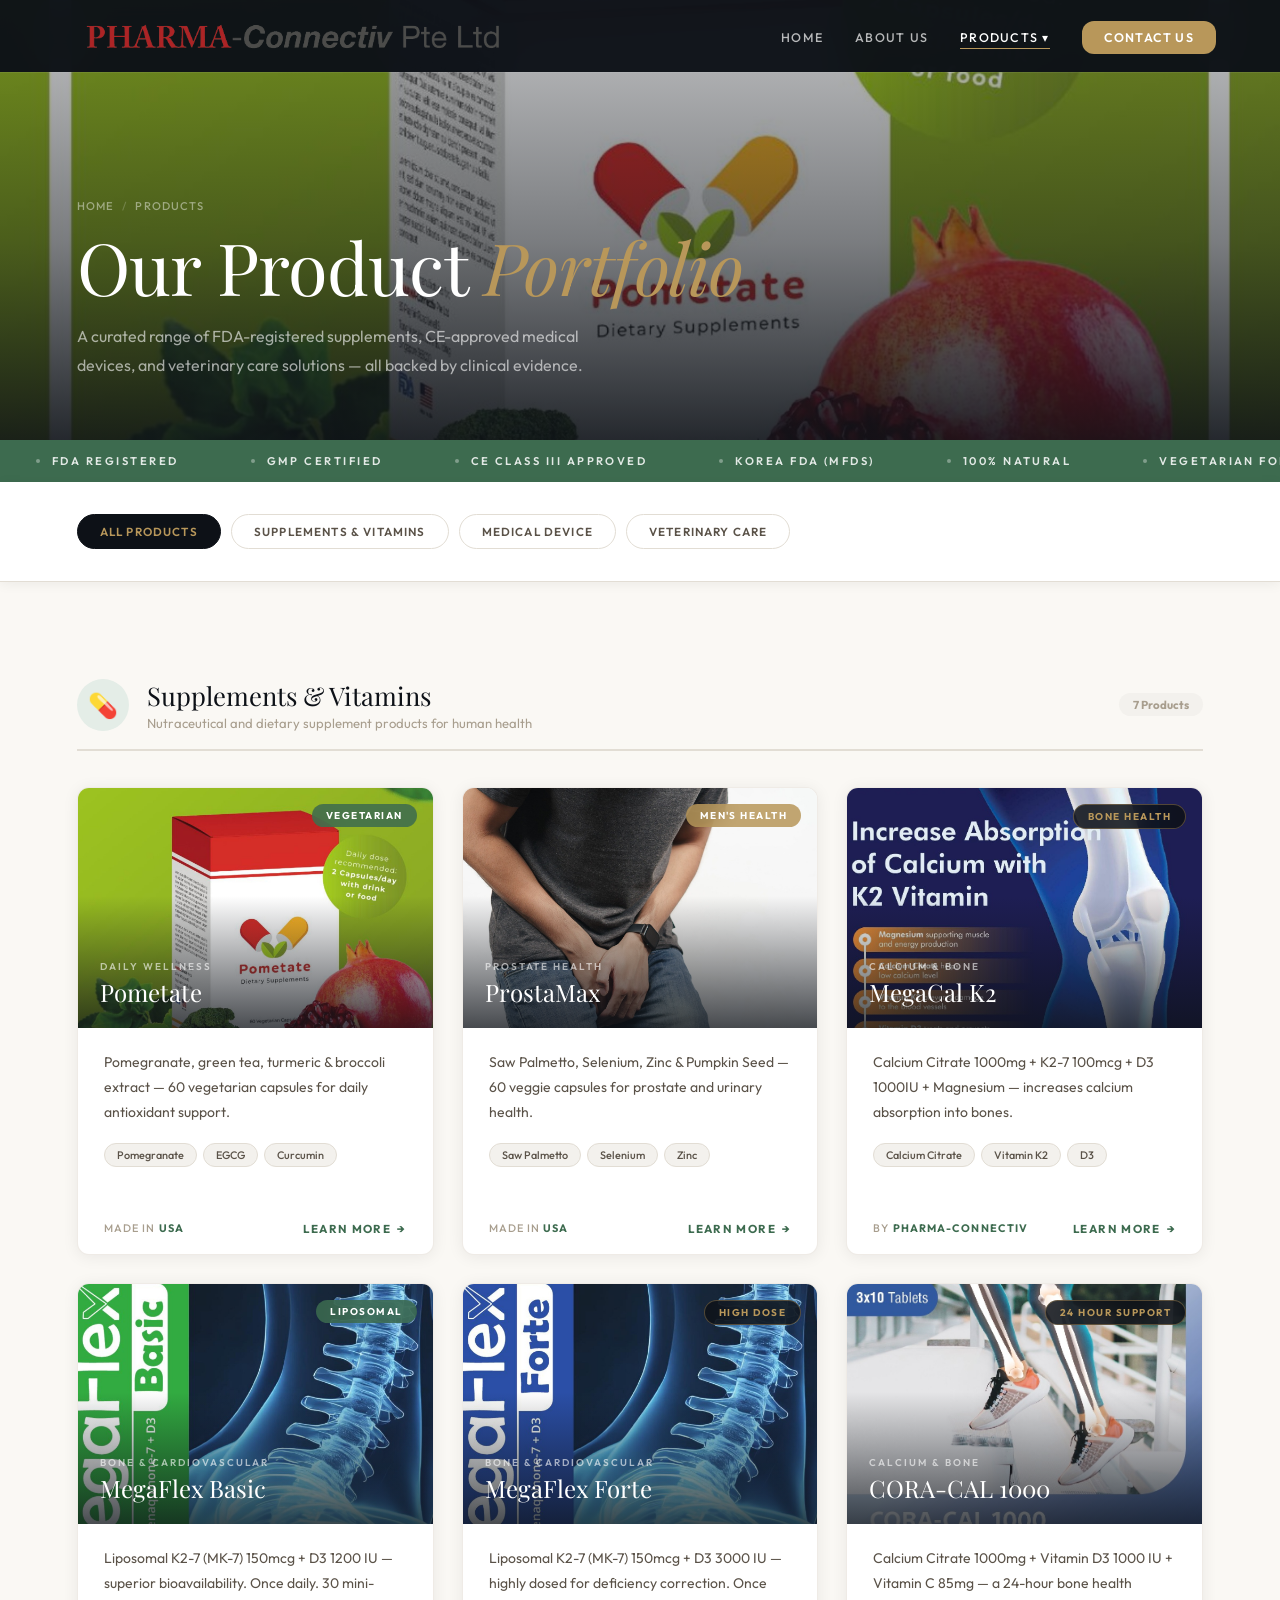
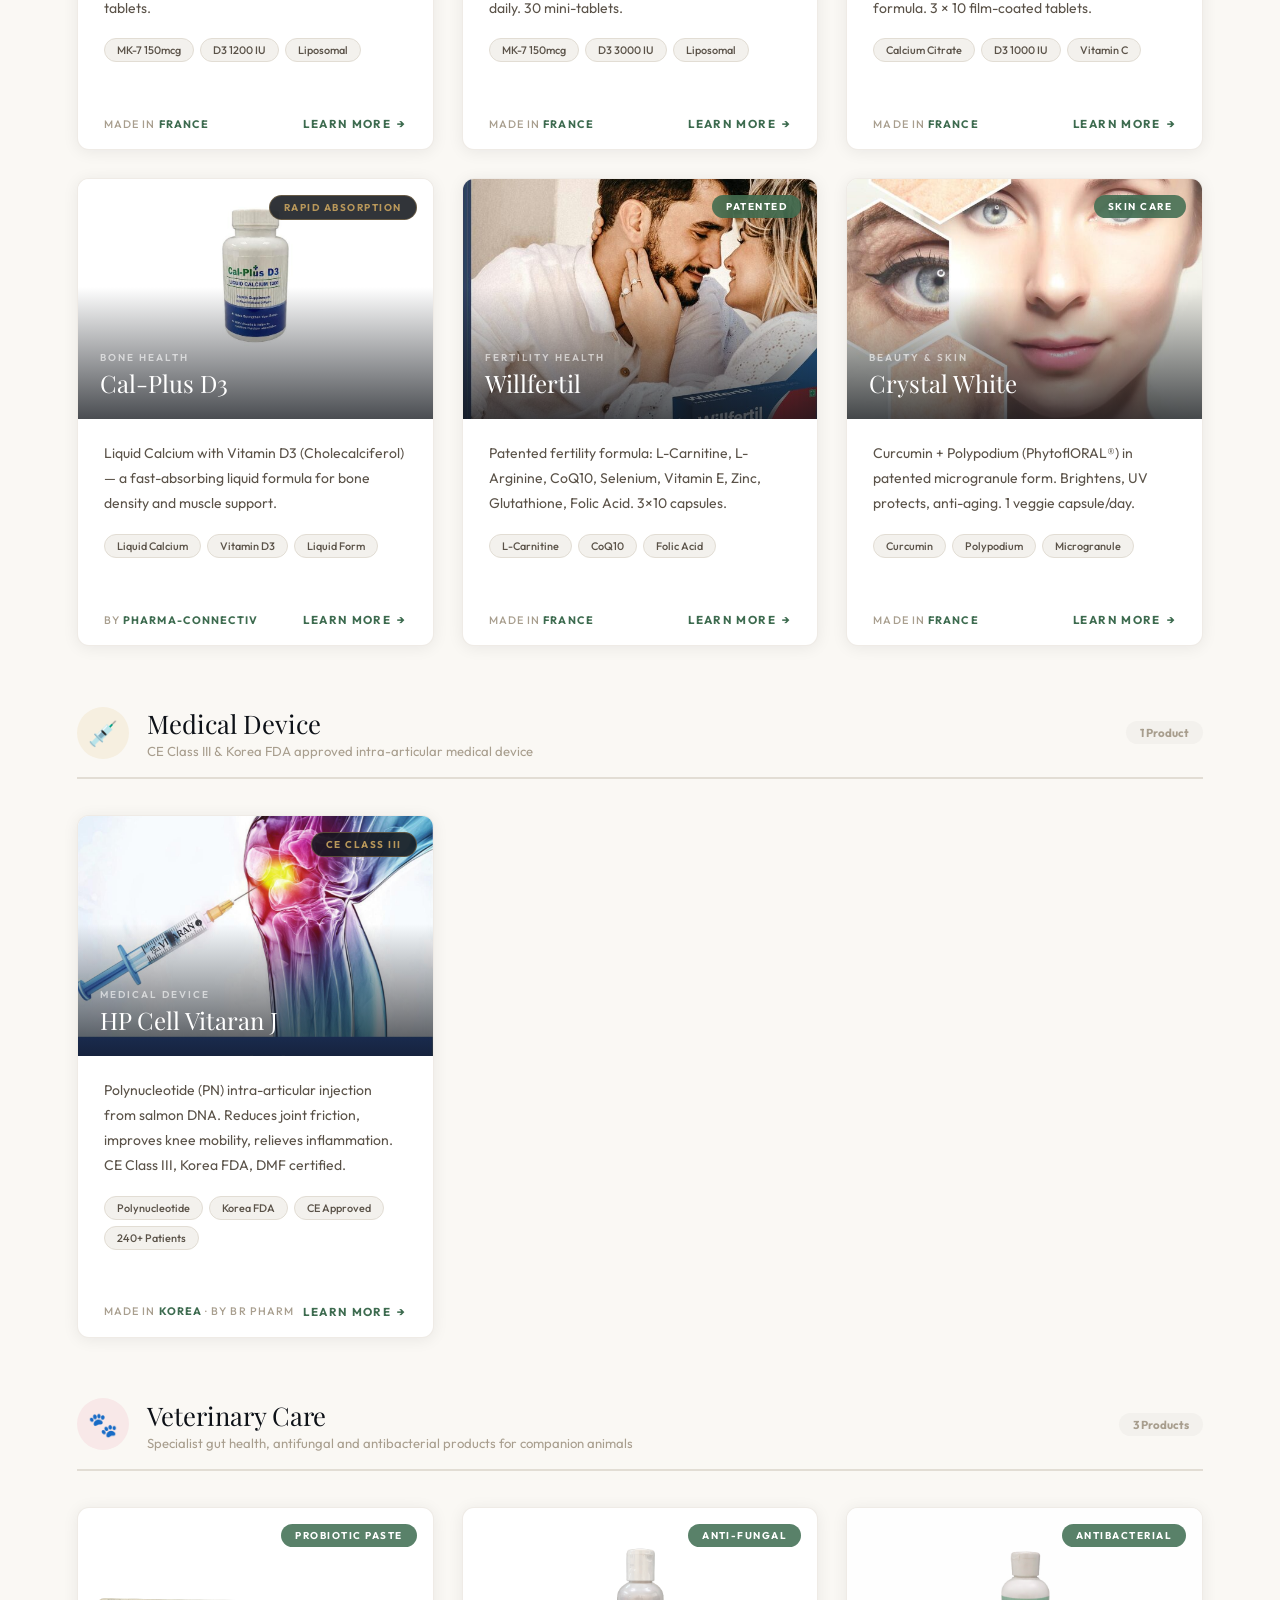
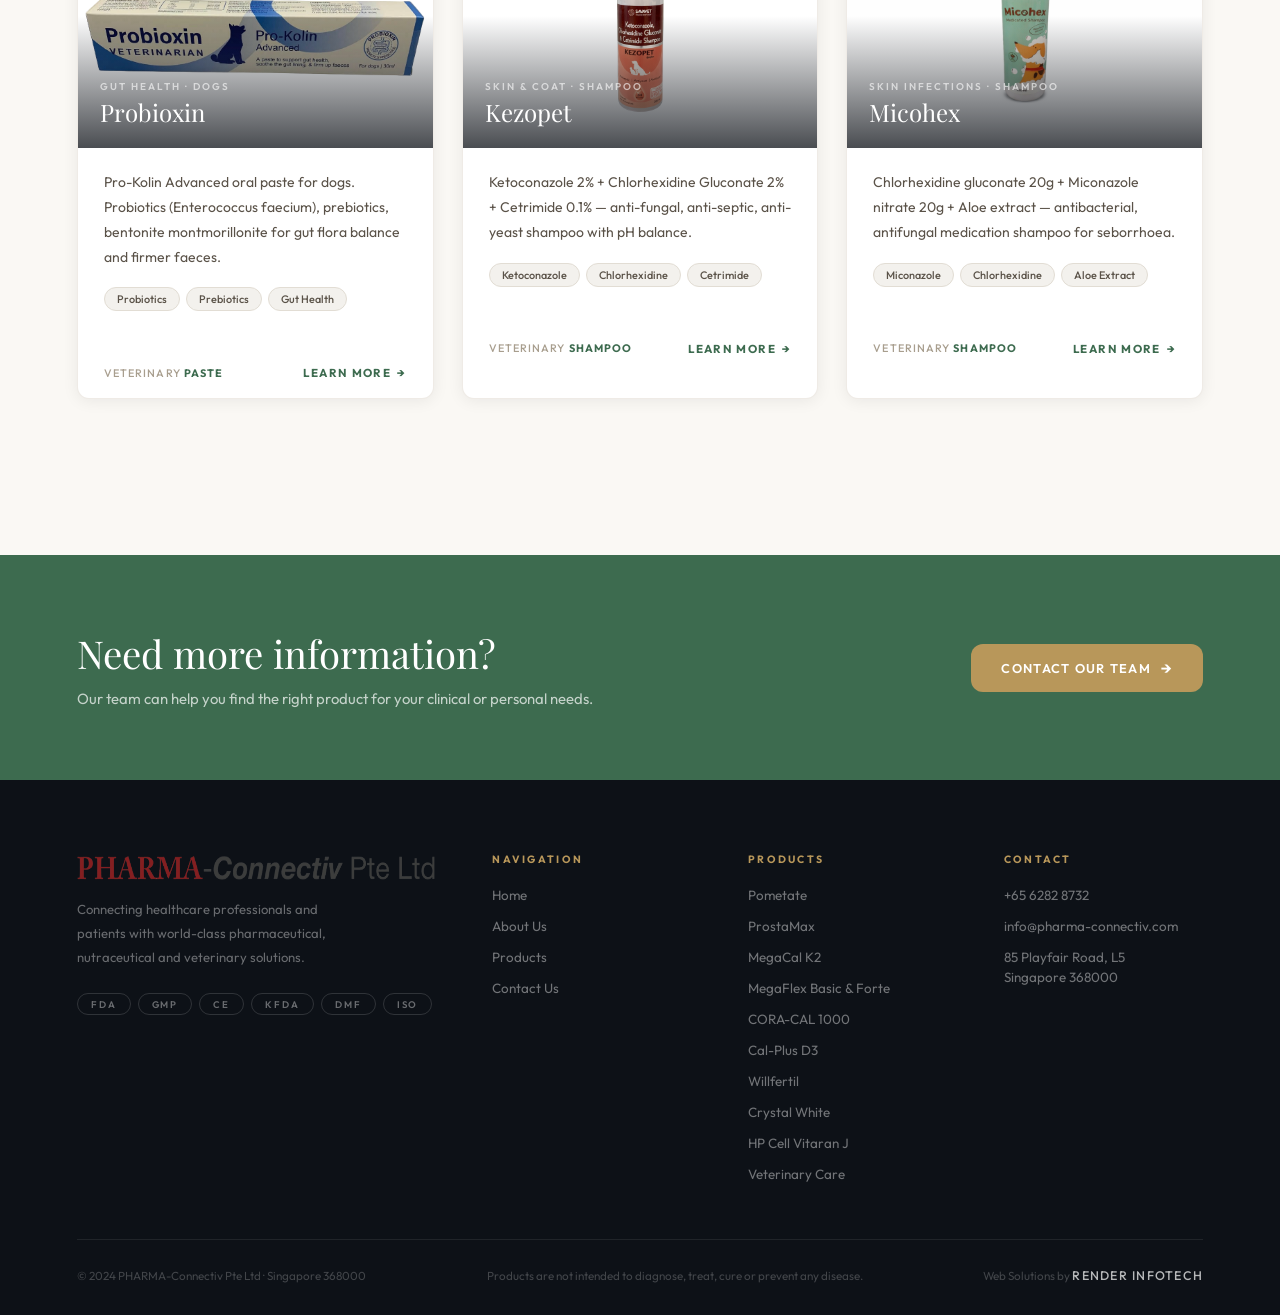
<file: products.html>
<!doctype html>
<html lang="en">
  <head>
    <meta charset="UTF-8" />
    <meta name="viewport" content="width=device-width,initial-scale=1" />
    <title>Products — PHARMA-Connectiv Pte Ltd</title>
    <link rel="stylesheet" href="css/styles.css" />
    <style>
      .filter-bar {
        /* display: flex;
        gap: 8px;
        flex-wrap: wrap;
        margin-bottom: 52px; */
        display: flex;
        flex-wrap: wrap;
        gap: 10px;
        padding: 32px 6%;
        background: var(--white);
        border-bottom: 1px solid var(--grey-2);
        position: sticky;
        top: 72px;
        z-index: 10;
        box-shadow: 0 2px 12px rgba(0, 0, 0, 0.06);
      }
      .fbtn {
        padding: 9px 22px;
        border-radius: 100px;
        border: 1.5px solid var(--grey-2);
        font-size: 0.73rem;
        letter-spacing: 0.1em;
        text-transform: uppercase;
        font-weight: 600;
        background: transparent;
        color: var(--grey-4);
        transition: all 0.25s;
        font-family: "Outfit", sans-serif;
      }
      .fbtn.active,
      .fbtn:hover {
        background: var(--ink);
        color: var(--gold);
        border-color: var(--ink);
      }
      .cat-section {
        scroll-margin-top: 160px;
        margin-bottom: 60px;
      }
      .cat-header {
        display: flex;
        align-items: center;
        gap: 18px;
        margin-bottom: 36px;
        padding-bottom: 18px;
        border-bottom: 2px solid var(--grey-2);
      }
      .cat-icon {
        width: 52px;
        height: 52px;
        border-radius: 50%;
        display: flex;
        align-items: center;
        justify-content: center;
        font-size: 1.5rem;
        flex-shrink: 0;
      }
      .ci-sage {
        background: var(--sage-pale);
      }
      .ci-gold {
        background: var(--gold-pale);
      }
      .ci-red {
        background: #f8e8e8;
      }
      .cat-title {
        font-family: "Playfair Display", serif;
        font-size: 1.6rem;
        font-weight: 400;
        color: var(--ink);
      }
      .cat-desc {
        font-size: 0.82rem;
        color: var(--grey-3);
        margin-top: 3px;
      }
      .product-count {
        margin-left: auto;
        padding: 4px 14px;
        border-radius: 100px;
        background: var(--grey-1);
        font-size: 0.72rem;
        font-weight: 700;
        color: var(--grey-3);
      }
      .hidden {
        display: none !important;
      }
      @media (max-width: 600px) {
        .filter-bar {
          /* gap: 6px; */
          padding: 20px 5%;
        }
      }
    </style>
  </head>
  <body>
    <nav id="navbar" class="solid">
      <a
        href="index.html"
        class="nav-logo"
        aria-label="PHARMA-Connectiv Pte Ltd"
      >
        <img
          src="assets/images/logo-new.png"
          alt="PHARMA-Connectiv Pte Ltd"
          height="36"
        />
        <!-- <div class="nav-logo-main">PHARMA<span>-Connectiv</span></div>
        <div class="nav-logo-sub">Pte Ltd · Singapore</div> -->
      </a>
      <ul class="nav-links">
        <li><a href="index.html">Home</a></li>
        <li><a href="about.html">About Us</a></li>
        <li class="nav-has-drop">
          <a href="products.html" class="active">Products ▾</a>
          <div class="nav-drop">
            <a href="products.html"
              ><span class="nav-drop-icon">💊</span>All Products</a
            ><a href="pometate.html"
              ><span class="nav-drop-icon">🌿</span>Pometate</a
            ><a href="prostamax.html"
              ><span class="nav-drop-icon">🛡️</span>ProstaMax</a
            ><a href="megacal.html"
              ><span class="nav-drop-icon">🦴</span>MegaCal K2</a
            >
            <a href="megaflex.html"
              ><span class="nav-drop-icon">🔩</span>MegaFlex Basic &amp;
              Forte</a
            >
            <a href="coracal.html"
              ><span class="nav-drop-icon">🧪</span>CORA-CAL 1000</a
            >
            <a href="calplusd3.html"
              ><span class="nav-drop-icon">💧</span>Cal-Plus D3</a
            >
            <a href="willfertil.html"
              ><span class="nav-drop-icon">👫</span>Willfertil</a
            >
            <a href="crystal-white.html"
              ><span class="nav-drop-icon">✨</span>Crystal White</a
            >
            <a href="vitaran.html"
              ><span class="nav-drop-icon">💉</span>HP Cell Vitaran J</a
            >
            <a href="vetcare.html"
              ><span class="nav-drop-icon">🐾</span>Veterinary Care</a
            >
          </div>
        </li>
        <li><a href="contact.html" class="nav-cta">Contact Us</a></li>
      </ul>
      <button class="nav-toggle" id="nav-toggle">
        <span></span><span></span><span></span>
      </button>
    </nav>
    <div class="nav-drawer" id="nav-drawer">
      <a href="index.html">Home</a><a href="about.html">About Us</a
      ><a href="products.html">All Products</a
      ><a href="pometate.html">Pometate</a><a href="prostamax.html">ProstaMax</a
      ><a href="megacal.html">MegaCal K2</a>
      <a href="megaflex.html">MegaFlex Basic &amp; Forte</a
      ><a href="coracal.html">CORA-CAL 1000</a
      ><a href="calplusd3.html">Cal-Plus D3</a
      ><a href="willfertil.html">Willfertil</a>
      <a href="crystal-white.html">Crystal White</a>
      <a href="vitaran.html">HP Cell Vitaran J</a>
      <a href="vetcare.html">Veterinary Care</a>
      <a href="contact.html" class="drawer-cta">Contact Us</a>
    </div>

    <div class="page-hero">
      <img
        class="page-hero-img"
        src="assets/images/pometate-hero.jpg"
        alt="PHARMA-Connectiv products"
      />
      <div class="page-hero-overlay"></div>
      <div class="page-hero-content">
        <div class="breadcrumb">
          <a href="index.html">Home</a><span class="breadcrumb-sep">/</span
          ><span>Products</span>
        </div>
        <h1 class="display" style="font-size: clamp(2.5rem, 6vw, 4.5rem)">
          Our Product <em style="color: var(--gold)">Portfolio</em>
        </h1>
        <p>
          A curated range of FDA-registered supplements, CE-approved medical
          devices, and veterinary care solutions — all backed by clinical
          evidence.
        </p>
      </div>
    </div>

    <div class="marquee-wrap" aria-hidden="true">
      <div class="marquee-track">
        <span class="marquee-item"
          ><span class="marquee-dot"></span>FDA Registered</span
        ><span class="marquee-item"
          ><span class="marquee-dot"></span>GMP Certified</span
        ><span class="marquee-item"
          ><span class="marquee-dot"></span>CE Class III Approved</span
        ><span class="marquee-item"
          ><span class="marquee-dot"></span>Korea FDA (MFDS)</span
        ><span class="marquee-item"
          ><span class="marquee-dot"></span>100% Natural</span
        ><span class="marquee-item"
          ><span class="marquee-dot"></span>Vegetarian Formulas</span
        ><span class="marquee-item"
          ><span class="marquee-dot"></span>Clinically Tested</span
        >
        <span class="marquee-item"
          ><span class="marquee-dot"></span>FDA Registered</span
        ><span class="marquee-item"
          ><span class="marquee-dot"></span>GMP Certified</span
        ><span class="marquee-item"
          ><span class="marquee-dot"></span>CE Class III Approved</span
        ><span class="marquee-item"
          ><span class="marquee-dot"></span>Korea FDA (MFDS)</span
        ><span class="marquee-item"
          ><span class="marquee-dot"></span>100% Natural</span
        ><span class="marquee-item"
          ><span class="marquee-dot"></span>Vegetarian Formulas</span
        ><span class="marquee-item"
          ><span class="marquee-dot"></span>Clinically Tested</span
        >
      </div>
    </div>

    <div class="filter-bar">
      <button class="fbtn active" onclick="filter('all', this)">
        All Products
      </button>
      <button class="fbtn" onclick="filter('supplements', this)">
        Supplements &amp; Vitamins
      </button>
      <button class="fbtn" onclick="filter('medical', this)">
        Medical Device
      </button>
      <button class="fbtn" onclick="filter('veterinary', this)">
        Veterinary Care
      </button>
    </div>

    <section class="section" style="background: var(--cream)">
      <!-- SUPPLEMENTS -->
      <div class="cat-section" id="cat-supplements" data-cat="supplements">
        <div class="cat-header">
          <div class="cat-icon ci-sage">💊</div>
          <div>
            <div class="cat-title">Supplements &amp; Vitamins</div>
            <div class="cat-desc">
              Nutraceutical and dietary supplement products for human health
            </div>
          </div>
          <span class="product-count">7 Products</span>
        </div>
        <div class="products-grid">
          <a href="pometate.html" class="pcard reveal">
            <div class="pcard-img">
              <img
                src="assets/images/home-pometate-wide.jpg"
                alt="Pometate supplement"
                loading="lazy"
              />
              <div class="pcard-gradient"></div>
              <span class="pcard-badge badge-green">Vegetarian</span>
              <div class="pcard-overlay-text">
                <div class="pcard-cat">Daily Wellness</div>
                <div class="pcard-name">Pometate</div>
              </div>
            </div>
            <div class="pcard-body">
              <p>
                Pomegranate, green tea, turmeric &amp; broccoli extract — 60
                vegetarian capsules for daily antioxidant support.
              </p>
              <div class="tag-row">
                <span class="tag">Pomegranate</span><span class="tag">EGCG</span
                ><span class="tag">Curcumin</span>
              </div>
            </div>
            <div class="pcard-foot">
              <div class="pcard-origin">Made in <strong>USA</strong></div>
              <span class="pcard-link">Learn More</span>
            </div>
          </a>
          <a href="prostamax.html" class="pcard reveal rv1">
            <div class="pcard-img">
              <img
                src="assets/images/prostamax-hero-clean.jpg"
                alt="ProstaMax prostate health"
                loading="lazy"
              />
              <div class="pcard-gradient"></div>
              <span class="pcard-badge badge-amber">Men's Health</span>
              <div class="pcard-overlay-text">
                <div class="pcard-cat">Prostate Health</div>
                <div class="pcard-name">ProstaMax</div>
              </div>
            </div>
            <div class="pcard-body">
              <p>
                Saw Palmetto, Selenium, Zinc &amp; Pumpkin Seed — 60 veggie
                capsules for prostate and urinary health.
              </p>
              <div class="tag-row">
                <span class="tag">Saw Palmetto</span
                ><span class="tag">Selenium</span><span class="tag">Zinc</span>
              </div>
            </div>
            <div class="pcard-foot">
              <div class="pcard-origin">Made in <strong>USA</strong></div>
              <span class="pcard-link">Learn More</span>
            </div>
          </a>
          <a href="megacal.html" class="pcard reveal rv2">
            <div class="pcard-img">
              <img
                src="assets/images/megacal-prod.jpg"
                alt="MegaCal K2 bone health"
                loading="lazy"
              />
              <div class="pcard-gradient"></div>
              <span class="pcard-badge badge-navy">Bone Health</span>
              <div class="pcard-overlay-text">
                <div class="pcard-cat">Calcium &amp; Bone</div>
                <div class="pcard-name">MegaCal K2</div>
              </div>
            </div>
            <div class="pcard-body">
              <p>
                Calcium Citrate 1000mg + K2-7 100mcg + D3 1000IU + Magnesium —
                increases calcium absorption into bones.
              </p>
              <div class="tag-row">
                <span class="tag">Calcium Citrate</span
                ><span class="tag">Vitamin K2</span><span class="tag">D3</span>
              </div>
            </div>
            <div class="pcard-foot">
              <div class="pcard-origin">
                By <strong>PHARMA-Connectiv</strong>
              </div>
              <span class="pcard-link">Learn More</span>
            </div>
          </a>
          <a href="megaflex.html" class="pcard reveal">
            <div class="pcard-img">
              <img
                src="assets/images/megaflex-basic-hero.jpg"
                alt="MegaFlex Basic K2 D3"
                loading="lazy"
              />
              <div class="pcard-gradient"></div>
              <span class="pcard-badge badge-green">Liposomal</span>
              <div class="pcard-overlay-text">
                <div class="pcard-cat">Bone &amp; Cardiovascular</div>
                <div class="pcard-name">MegaFlex Basic</div>
              </div>
            </div>
            <div class="pcard-body">
              <p>
                Liposomal K2-7 (MK-7) 150mcg + D3 1200 IU — superior
                bioavailability. Once daily. 30 mini-tablets.
              </p>
              <div class="tag-row">
                <span class="tag">MK-7 150mcg</span
                ><span class="tag">D3 1200 IU</span
                ><span class="tag">Liposomal</span>
              </div>
            </div>
            <div class="pcard-foot">
              <div class="pcard-origin">Made in <strong>France</strong></div>
              <span class="pcard-link">Learn More</span>
            </div>
          </a>
          <a href="megaflex.html#forte" class="pcard reveal rv1">
            <div class="pcard-img">
              <img
                src="assets/images/megaflex-forte-hero.jpg"
                alt="MegaFlex Forte high dose D3"
                loading="lazy"
              />
              <div class="pcard-gradient"></div>
              <span class="pcard-badge badge-navy">High Dose</span>
              <div class="pcard-overlay-text">
                <div class="pcard-cat">Bone &amp; Cardiovascular</div>
                <div class="pcard-name">MegaFlex Forte</div>
              </div>
            </div>
            <div class="pcard-body">
              <p>
                Liposomal K2-7 (MK-7) 150mcg + D3 3000 IU — highly dosed for
                deficiency correction. Once daily. 30 mini-tablets.
              </p>
              <div class="tag-row">
                <span class="tag">MK-7 150mcg</span
                ><span class="tag">D3 3000 IU</span
                ><span class="tag">Liposomal</span>
              </div>
            </div>
            <div class="pcard-foot">
              <div class="pcard-origin">Made in <strong>France</strong></div>
              <span class="pcard-link">Learn More</span>
            </div>
          </a>
          <a href="coracal.html" class="pcard reveal rv1">
            <div class="pcard-img">
              <img
                src="assets/images/coracal-card.jpg"
                alt="CORA-CAL 1000 calcium supplement"
                loading="lazy"
              />
              <div class="pcard-gradient"></div>
              <span class="pcard-badge badge-navy">24 Hour Support</span>
              <div class="pcard-overlay-text">
                <div class="pcard-cat">Calcium &amp; Bone</div>
                <div class="pcard-name">CORA-CAL 1000</div>
              </div>
            </div>
            <div class="pcard-body">
              <p>
                Calcium Citrate 1000mg + Vitamin D3 1000 IU + Vitamin C 85mg — a
                24-hour bone health formula. 3 × 10 film-coated tablets.
              </p>
              <div class="tag-row">
                <span class="tag">Calcium Citrate</span
                ><span class="tag">D3 1000 IU</span
                ><span class="tag">Vitamin C</span>
              </div>
            </div>
            <div class="pcard-foot">
              <div class="pcard-origin">Made in <strong>France</strong></div>
              <span class="pcard-link">Learn More</span>
            </div>
          </a>
          <a href="calplusd3.html" class="pcard reveal rv1">
            <div class="pcard-img">
              <img
                src="assets/images/calplusd3-card.jpg"
                alt="Cal-Plus D3 liquid calcium"
                loading="lazy"
              />
              <div class="pcard-gradient"></div>
              <span class="pcard-badge badge-navy">Rapid Absorption</span>
              <div class="pcard-overlay-text">
                <div class="pcard-cat">Bone Health</div>
                <div class="pcard-name">Cal-Plus D3</div>
              </div>
            </div>
            <div class="pcard-body">
              <p>
                Liquid Calcium with Vitamin D3 (Cholecalciferol) — a
                fast-absorbing liquid formula for bone density and muscle
                support.
              </p>
              <div class="tag-row">
                <span class="tag">Liquid Calcium</span
                ><span class="tag">Vitamin D3</span
                ><span class="tag">Liquid Form</span>
              </div>
            </div>
            <div class="pcard-foot">
              <div class="pcard-origin">
                By <strong>PHARMA-Connectiv</strong>
              </div>
              <span class="pcard-link">Learn More</span>
            </div>
          </a>
          <a href="willfertil.html" class="pcard reveal rv2">
            <div class="pcard-img">
              <img
                src="assets/images/willfertil-card.jpg"
                alt="Willfertil fertility supplement"
                loading="lazy"
              />
              <div class="pcard-gradient"></div>
              <span class="pcard-badge badge-green">Patented</span>
              <div class="pcard-overlay-text">
                <div class="pcard-cat">Fertility Health</div>
                <div class="pcard-name">Willfertil</div>
              </div>
            </div>
            <div class="pcard-body">
              <p>
                Patented fertility formula: L-Carnitine, L-Arginine, CoQ10,
                Selenium, Vitamin E, Zinc, Glutathione, Folic Acid. 3×10
                capsules.
              </p>
              <div class="tag-row">
                <span class="tag">L-Carnitine</span
                ><span class="tag">CoQ10</span
                ><span class="tag">Folic Acid</span>
              </div>
            </div>
            <div class="pcard-foot">
              <div class="pcard-origin">Made in <strong>France</strong></div>
              <span class="pcard-link">Learn More</span>
            </div>
          </a>
          <a href="crystal-white.html" class="pcard reveal">
            <div class="pcard-img">
              <img
                src="assets/images/crystal-white-card.jpg"
                alt="Crystal White skin brightening"
                loading="lazy"
              />
              <div class="pcard-gradient"></div>
              <span class="pcard-badge badge-green">Skin Care</span>
              <div class="pcard-overlay-text">
                <div class="pcard-cat">Beauty &amp; Skin</div>
                <div class="pcard-name">Crystal White</div>
              </div>
            </div>
            <div class="pcard-body">
              <p>
                Curcumin + Polypodium (PhytoflORAL®) in patented microgranule
                form. Brightens, UV protects, anti-aging. 1 veggie capsule/day.
              </p>
              <div class="tag-row">
                <span class="tag">Curcumin</span
                ><span class="tag">Polypodium</span
                ><span class="tag">Microgranule</span>
              </div>
            </div>
            <div class="pcard-foot">
              <div class="pcard-origin">Made in <strong>France</strong></div>
              <span class="pcard-link">Learn More</span>
            </div>
          </a>
        </div>
      </div>

      <!-- <div style="height: 60px"></div> -->

      <!-- MEDICAL DEVICE -->
      <div class="cat-section" id="cat-medical" data-cat="medical">
        <div class="cat-header">
          <div class="cat-icon ci-gold">💉</div>
          <div>
            <div class="cat-title">Medical Device</div>
            <div class="cat-desc">
              CE Class III &amp; Korea FDA approved intra-articular medical
              device
            </div>
          </div>
          <span class="product-count">1 Product</span>
        </div>
        <div class="products-grid">
          <a href="vitaran.html" class="pcard reveal">
            <div class="pcard-img">
              <img
                src="assets/images/vitaran-knee-crop.jpg"
                alt="HP Cell Vitaran J joint injection"
                loading="lazy"
              />
              <div class="pcard-gradient"></div>
              <span class="pcard-badge badge-navy">CE Class III</span>
              <div class="pcard-overlay-text">
                <div class="pcard-cat">Medical Device</div>
                <div class="pcard-name">HP Cell Vitaran J</div>
              </div>
            </div>
            <div class="pcard-body">
              <p>
                Polynucleotide (PN) intra-articular injection from salmon DNA.
                Reduces joint friction, improves knee mobility, relieves
                inflammation. CE Class III, Korea FDA, DMF certified.
              </p>
              <div class="tag-row">
                <span class="tag">Polynucleotide</span
                ><span class="tag">Korea FDA</span
                ><span class="tag">CE Approved</span
                ><span class="tag">240+ Patients</span>
              </div>
            </div>
            <div class="pcard-foot">
              <div class="pcard-origin">
                Made in <strong>Korea</strong> · by BR PHARM
              </div>
              <span class="pcard-link">Learn More</span>
            </div>
          </a>
        </div>
      </div>

      <!-- <div style="height: 60px"></div> -->

      <!-- VETERINARY -->
      <div class="cat-section" id="cat-veterinary" data-cat="veterinary">
        <div class="cat-header">
          <div class="cat-icon ci-red">🐾</div>
          <div>
            <div class="cat-title">Veterinary Care</div>
            <div class="cat-desc">
              Specialist gut health, antifungal and antibacterial products for
              companion animals
            </div>
          </div>
          <span class="product-count">3 Products</span>
        </div>
        <div class="products-grid">
          <a href="vetcare.html#probioxin" class="pcard reveal">
            <div class="pcard-img">
              <img
                src="assets/images/probioxin-bgremoved-tilt.png"
                alt="Probioxin"
                loading="lazy"
              />
              <div class="pcard-gradient"></div>
              <span class="pcard-badge badge-green">Probiotic Paste</span>
              <div class="pcard-overlay-text">
                <div class="pcard-cat">Gut Health · Dogs</div>
                <div class="pcard-name">Probioxin</div>
              </div>
            </div>
            <div class="pcard-body">
              <p>
                Pro-Kolin Advanced oral paste for dogs. Probiotics (Enterococcus
                faecium), prebiotics, bentonite montmorillonite for gut flora
                balance and firmer faeces.
              </p>
              <div class="tag-row">
                <span class="tag">Probiotics</span
                ><span class="tag">Prebiotics</span
                ><span class="tag">Gut Health</span>
              </div>
            </div>
            <div class="pcard-foot">
              <div class="pcard-origin">Veterinary <strong>Paste</strong></div>
              <span class="pcard-link">Learn More</span>
            </div>
          </a>
          <a href="vetcare.html#kezopet" class="pcard reveal rv1">
            <div class="pcard-img">
              <img
                src="assets/images/kezopet-card.png"
                alt="Kezopet"
                loading="lazy"
              />
              <div class="pcard-gradient"></div>
              <span class="pcard-badge badge-green">Anti-fungal</span>
              <div class="pcard-overlay-text">
                <div class="pcard-cat">Skin &amp; Coat · Shampoo</div>
                <div class="pcard-name">Kezopet</div>
              </div>
            </div>
            <div class="pcard-body">
              <p>
                Ketoconazole 2% + Chlorhexidine Gluconate 2% + Cetrimide 0.1% —
                anti-fungal, anti-septic, anti-yeast shampoo with pH balance.
              </p>
              <div class="tag-row">
                <span class="tag">Ketoconazole</span
                ><span class="tag">Chlorhexidine</span
                ><span class="tag">Cetrimide</span>
              </div>
            </div>
            <div class="pcard-foot">
              <div class="pcard-origin">
                Veterinary <strong>Shampoo</strong>
              </div>
              <span class="pcard-link">Learn More</span>
            </div>
          </a>
          <a href="vetcare.html#micohex" class="pcard reveal rv2">
            <div class="pcard-img">
              <img
                src="assets/images/micohex-card.png"
                alt="Micohex"
                loading="lazy"
              />
              <div class="pcard-gradient"></div>
              <span class="pcard-badge badge-green">Antibacterial</span>
              <div class="pcard-overlay-text">
                <div class="pcard-cat">Skin Infections · Shampoo</div>
                <div class="pcard-name">Micohex</div>
              </div>
            </div>
            <div class="pcard-body">
              <p>
                Chlorhexidine gluconate 20g + Miconazole nitrate 20g + Aloe
                extract — antibacterial, antifungal medication shampoo for
                seborrhoea.
              </p>
              <div class="tag-row">
                <span class="tag">Miconazole</span
                ><span class="tag">Chlorhexidine</span
                ><span class="tag">Aloe Extract</span>
              </div>
            </div>
            <div class="pcard-foot">
              <div class="pcard-origin">
                Veterinary <strong>Shampoo</strong>
              </div>
              <span class="pcard-link">Learn More</span>
            </div>
          </a>
        </div>
      </div>
    </section>

    <!-- CTA -->
    <section
      style="
        background: var(--sage);
        padding: 72px 6%;
        display: flex;
        align-items: center;
        justify-content: space-between;
        flex-wrap: wrap;
        gap: 28px;
      "
    >
      <div>
        <h2
          style="
            font-family: &quot;Playfair Display&quot;, serif;
            font-size: clamp(1.8rem, 3vw, 2.4rem);
            font-weight: 400;
            color: #fff;
          "
        >
          Need more information?
        </h2>
        <p
          style="
            font-size: 0.93rem;
            color: rgba(255, 255, 255, 0.7);
            margin-top: 10px;
          "
        >
          Our team can help you find the right product for your clinical or
          personal needs.
        </p>
      </div>
      <a href="contact.html" class="btn btn-gold btn-arrow">Contact Our Team</a>
    </section>

    <footer>
      <div class="footer-top">
        <div>
          <!-- <div class="f-brand-name">PHARMA<span>-Connectiv</span></div> -->
          <img
            src="assets/images/footer-logo-new.png"
            alt="PHARMA-Connectiv Pte Ltd"
            class="f-logo-img"
          />
          <p class="f-brand-desc">
            Connecting healthcare professionals and patients with world-class
            pharmaceutical, nutraceutical and veterinary solutions.
          </p>
          <div class="f-certs">
            <span class="f-cert">FDA</span><span class="f-cert">GMP</span
            ><span class="f-cert">CE</span><span class="f-cert">KFDA</span
            ><span class="f-cert">DMF</span><span class="f-cert">ISO</span>
          </div>
        </div>
        <div class="fcol">
          <h5>Navigation</h5>
          <ul>
            <li><a href="index.html">Home</a></li>
            <li><a href="about.html">About Us</a></li>
            <li><a href="products.html">Products</a></li>
            <li><a href="contact.html">Contact Us</a></li>
          </ul>
        </div>
        <div class="fcol">
          <h5>Products</h5>
          <ul>
            <li><a href="pometate.html">Pometate</a></li>
            <li><a href="prostamax.html">ProstaMax</a></li>
            <li><a href="megacal.html">MegaCal K2</a></li>
            <li><a href="megaflex.html">MegaFlex Basic &amp; Forte</a></li>
            <li><a href="coracal.html">CORA-CAL 1000</a></li>
            <li><a href="calplusd3.html">Cal-Plus D3</a></li>
            <li><a href="willfertil.html">Willfertil</a></li>
            <li><a href="crystal-white.html">Crystal White</a></li>
            <li><a href="vitaran.html">HP Cell Vitaran J</a></li>
            <li><a href="vetcare.html">Veterinary Care</a></li>
          </ul>
        </div>
        <div class="fcol">
          <h5>Contact</h5>
          <ul>
            <li><a href="tel:+6562828732">+65 6282 8732</a></li>
            <li>
              <a href="mailto:info@pharma-connectiv.com"
                >info@pharma-connectiv.com</a
              >
            </li>
            <li>
              <a href="#">85 Playfair Road, L5<br />Singapore 368000</a>
            </li>
          </ul>
        </div>
      </div>
      <div class="footer-bottom nav-links">
        <p>© 2024 PHARMA-Connectiv Pte Ltd · Singapore 368000</p>
        <p>
          Products are not intended to diagnose, treat, cure or prevent any
          disease.
        </p>
        <p>
          Web Solutions by
          <a href="https://www.renderinfotech.com/" target="_blank"
            >Render Infotech</a
          >
        </p>
      </div>
    </footer>
    <script src="js/main.js"></script>
    <script>
      function filter(cat, btn) {
        document
          .querySelectorAll(".fbtn")
          .forEach((b) => b.classList.remove("active"));
        btn.classList.add("active");
        document.querySelectorAll(".cat-section").forEach((r) => {
          r.style.display =
            cat === "all" || r.dataset.cat === cat ? "block" : "none";
        });
      }
    </script>
  </body>
</html>
</file>
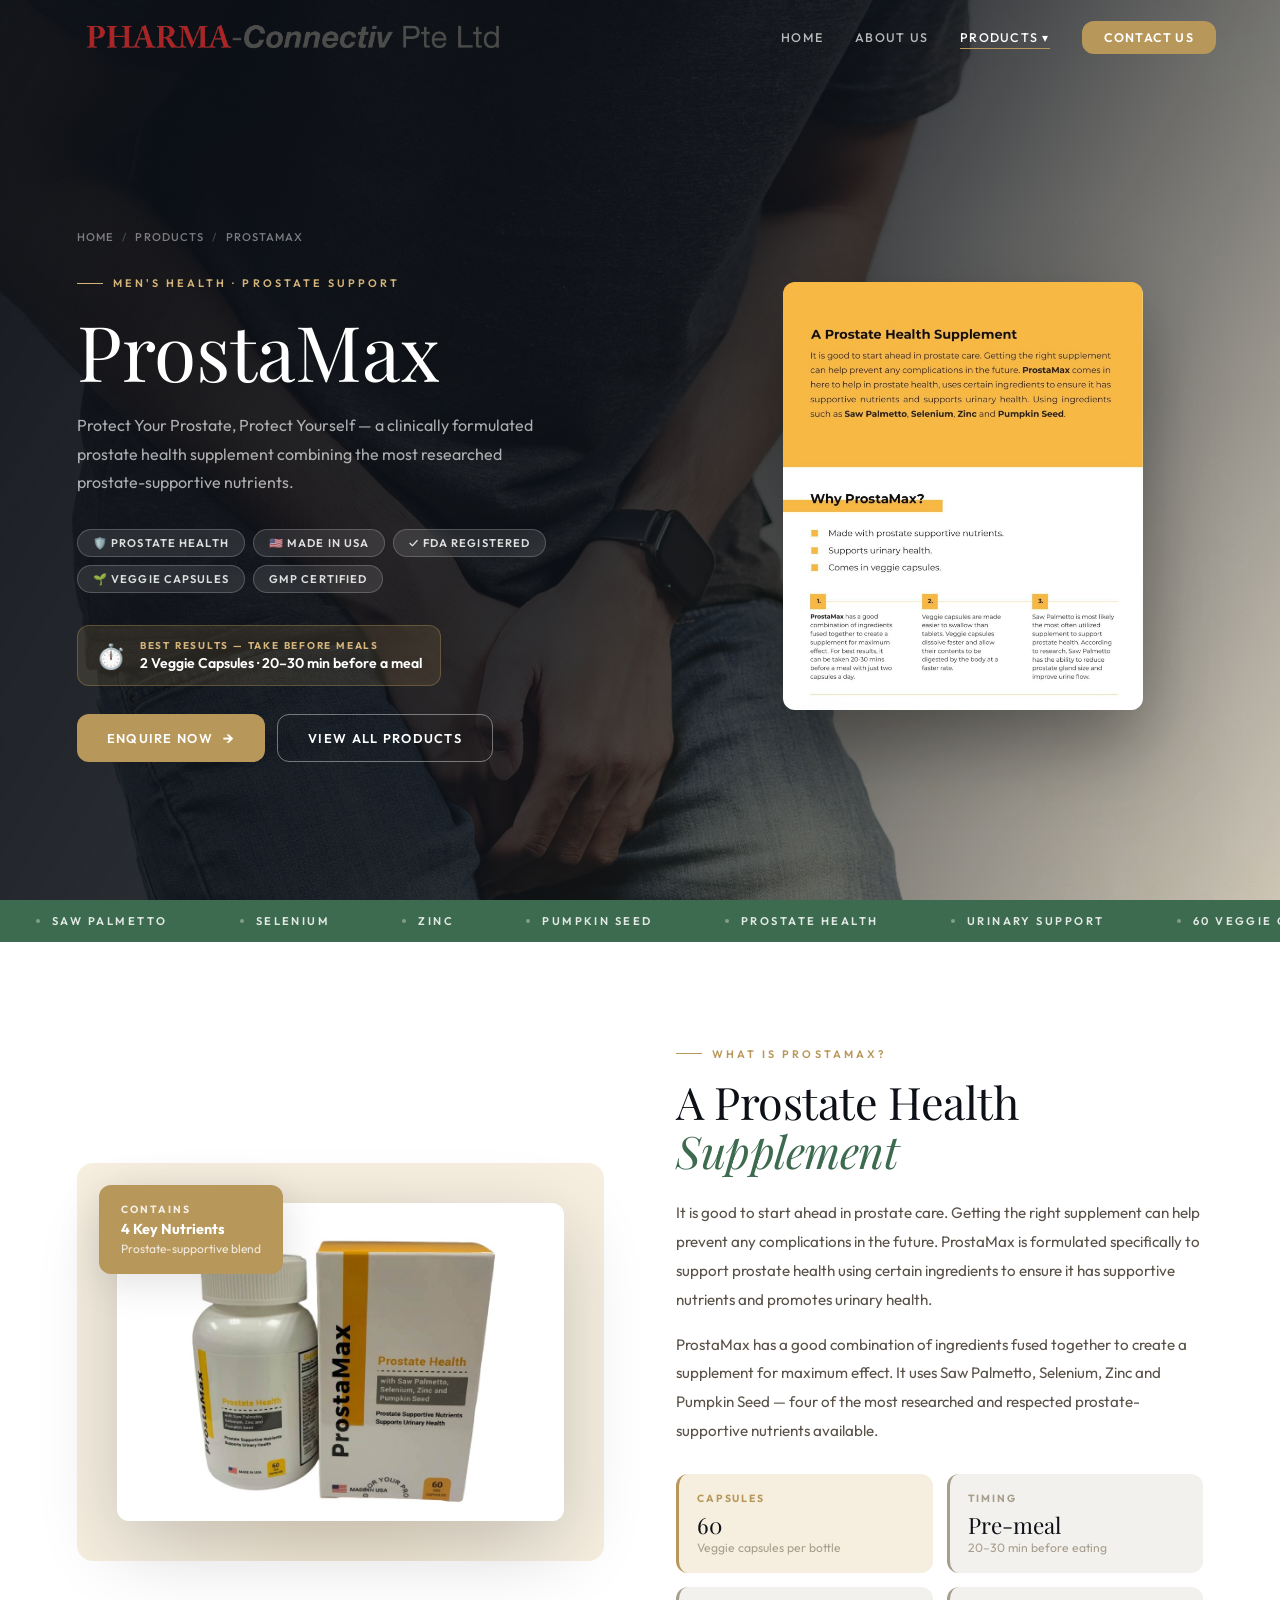
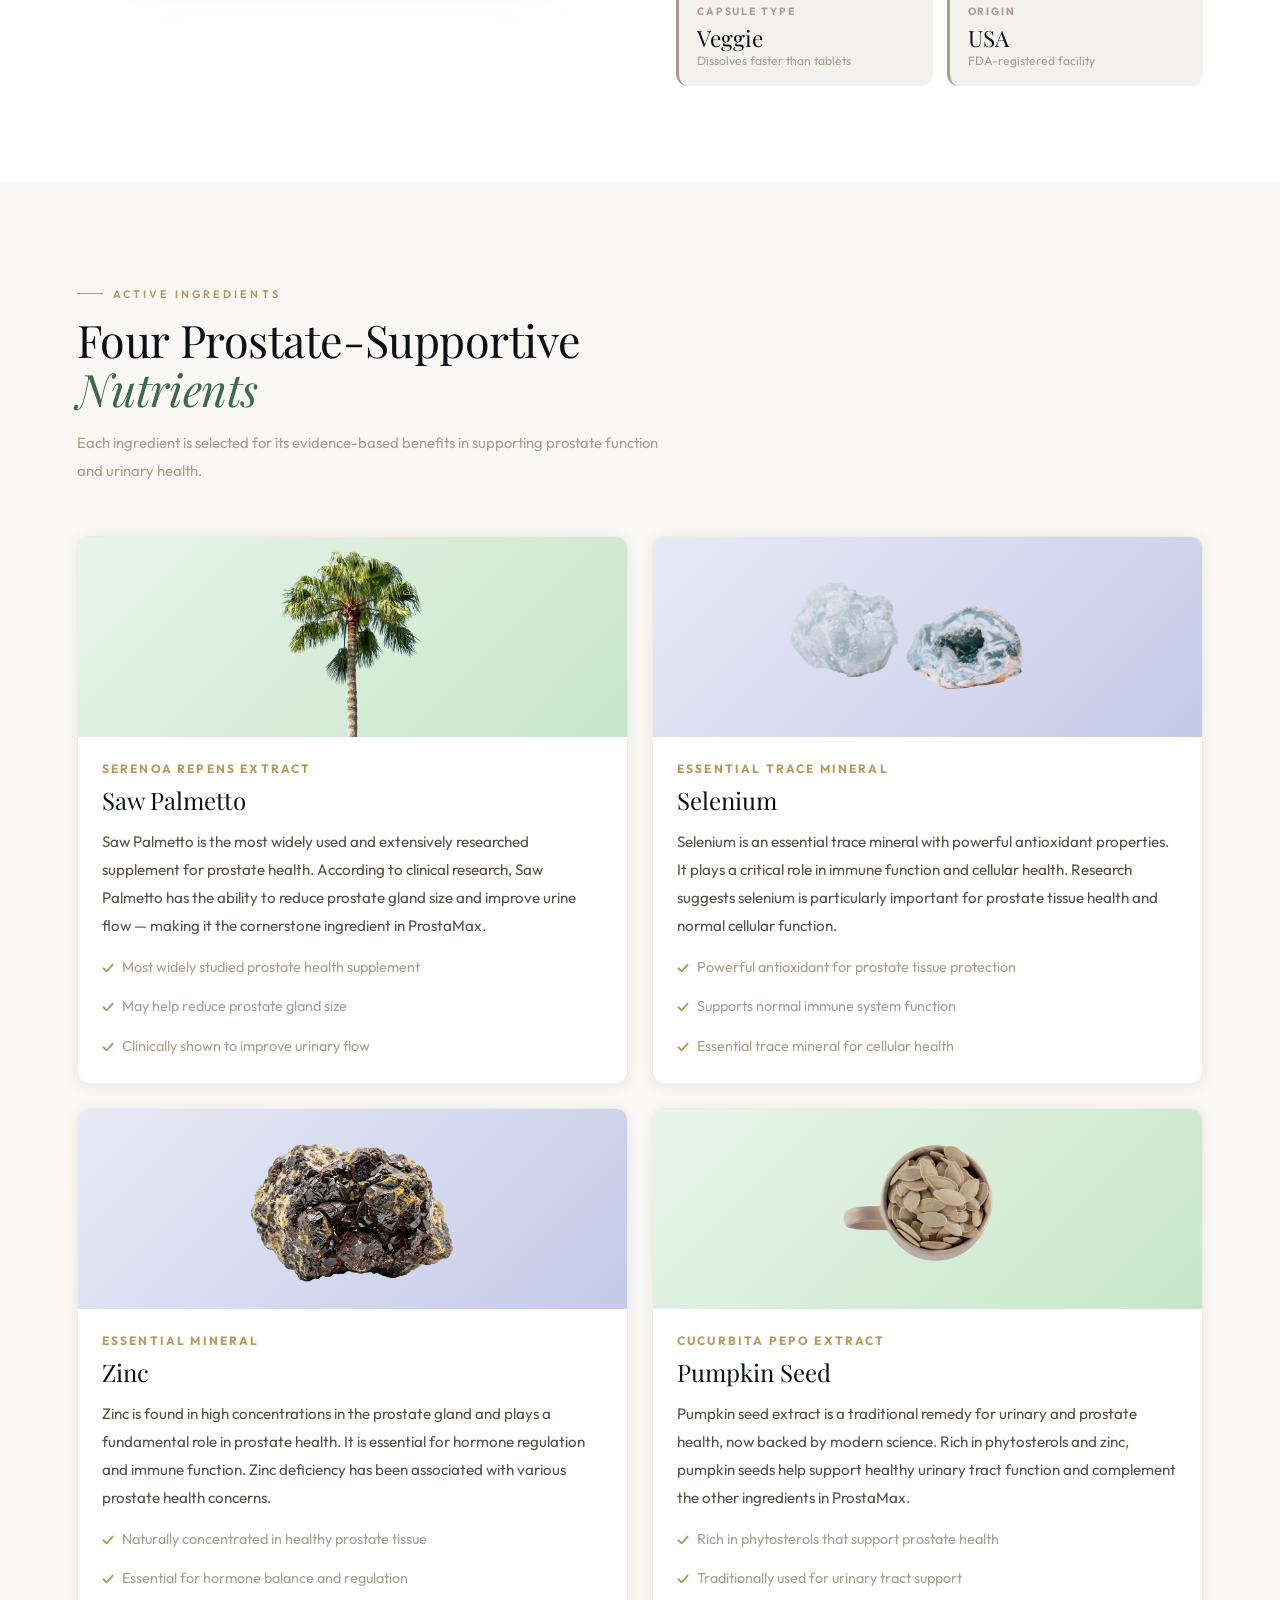
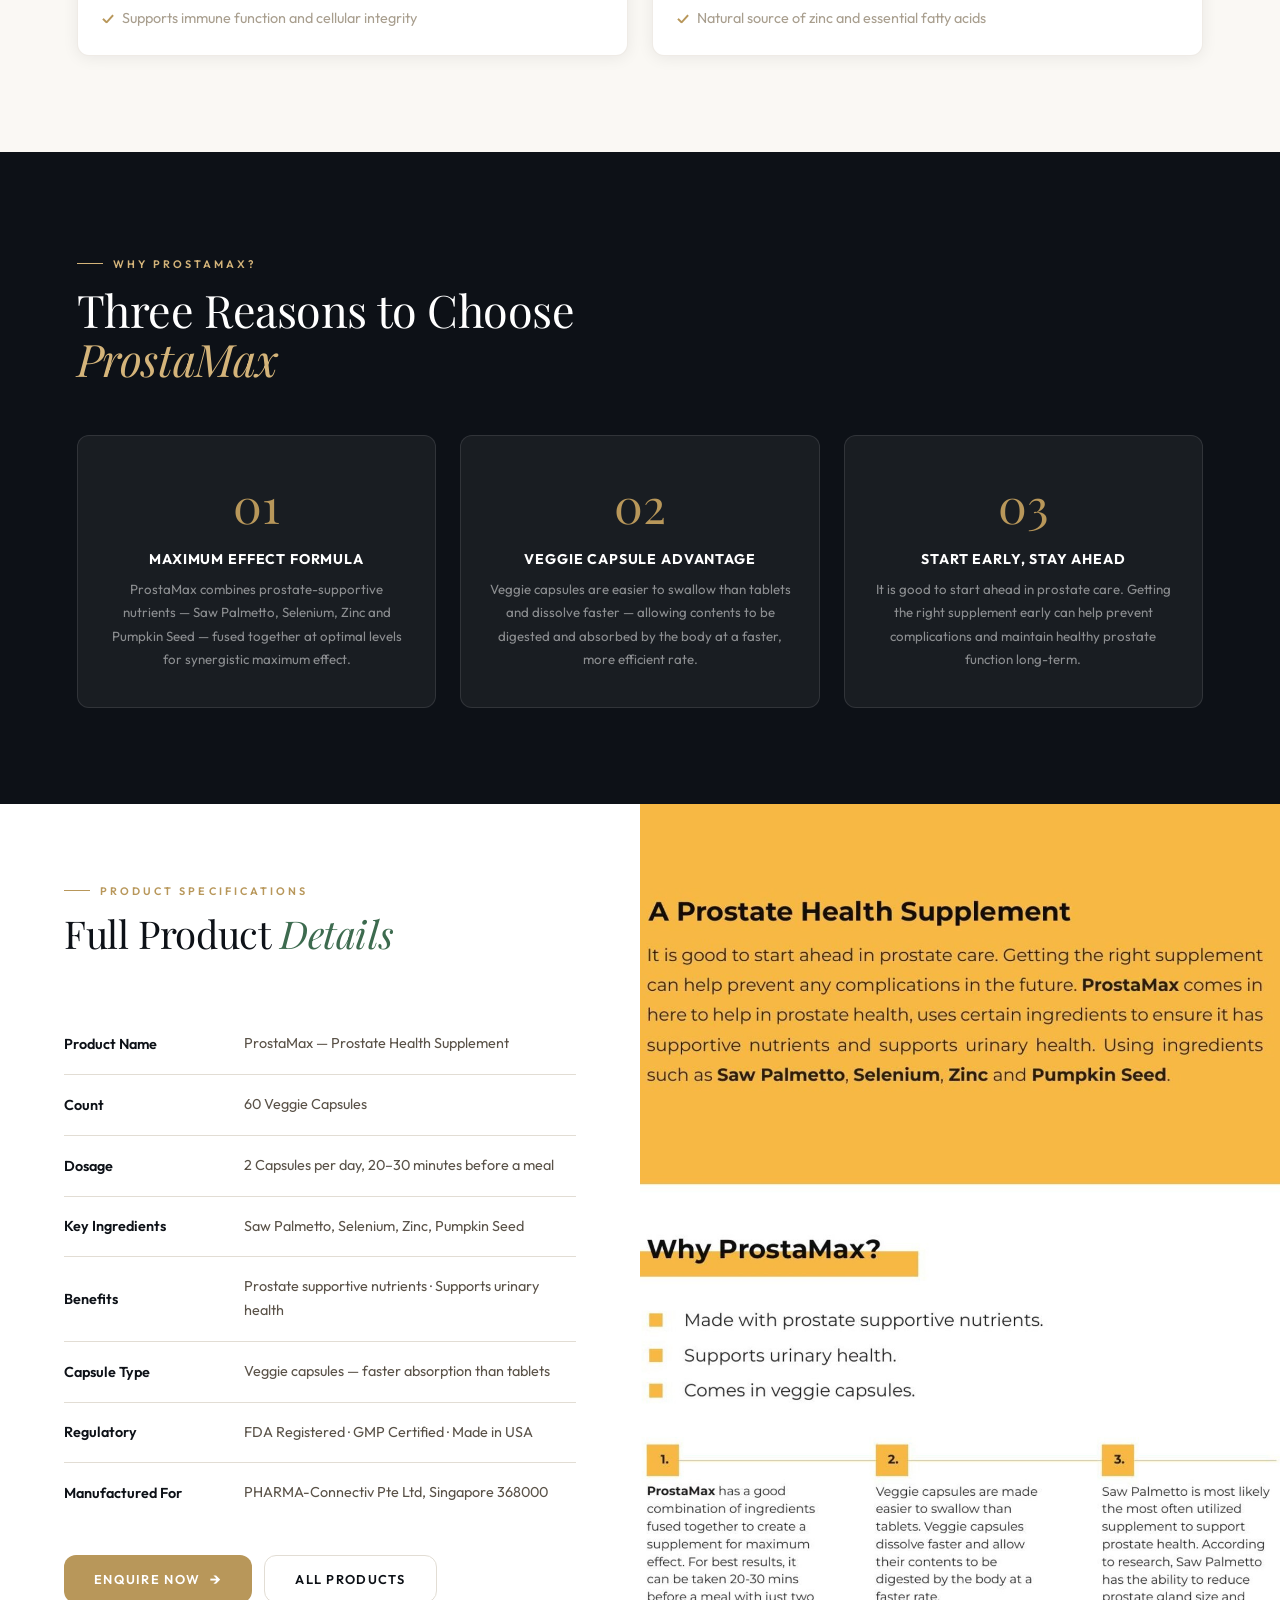
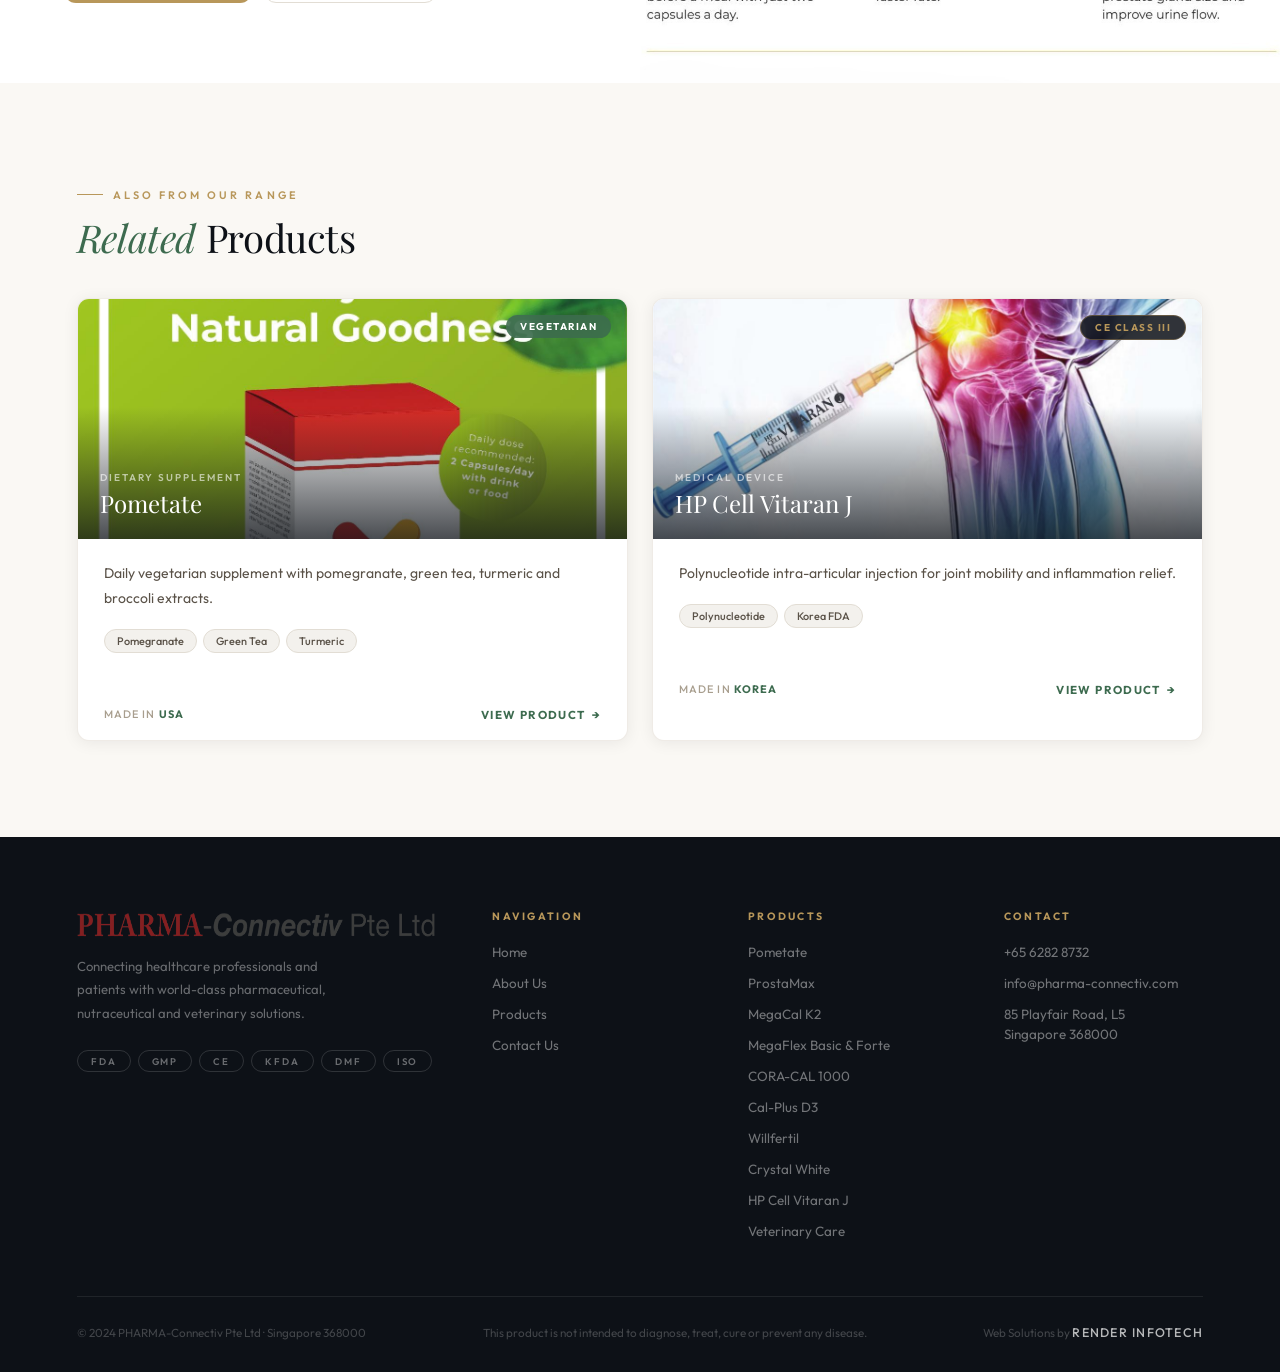
<file: prostamax.html>
<!doctype html>
<html lang="en">
  <head>
    <meta charset="UTF-8" />
    <meta name="viewport" content="width=device-width,initial-scale=1" />
    <title>ProstaMax — Prostate Health Supplement | PHARMA-Connectiv</title>
    <link rel="stylesheet" href="css/styles.css" />
    <style>
      .prod-hero {
        padding-top: 72px;
        position: relative;
        min-height: 100vh;
        display: flex;
        align-items: center;
        overflow: hidden;
      }
      .prod-hero-bg {
        position: absolute;
        inset: 0;
        width: 100%;
        height: 100%;
        object-fit: cover;
        object-position: center 25%;
        transform: scale(1.04);
        animation: hzoom 12s ease-out forwards;
      }
      @keyframes hzoom {
        to {
          transform: scale(1);
        }
      }
      .prod-hero-overlay {
        position: absolute;
        inset: 0;
        background: linear-gradient(
          120deg,
          rgba(13, 17, 23, 0.97) 0%,
          rgba(13, 17, 23, 0.85) 50%,
          rgba(100, 70, 10, 0.25) 100%
        );
      }
      .prod-hero-content {
        position: relative;
        z-index: 2;
        padding: 80px 6% 60px;
        display: grid;
        grid-template-columns: 1.1fr 0.9fr;
        gap: 60px;
        align-items: center;
        width: 100%;
      }
      .phc-left h1 {
        font-family: "Playfair Display", serif;
        font-size: clamp(2.8rem, 6vw, 5.5rem);
        font-weight: 400;
        color: #fff;
        line-height: 1.05;
        margin: 20px 0;
      }
      .tagline {
        font-size: 1rem;
        color: rgba(255, 255, 255, 0.65);
        line-height: 1.8;
        max-width: 480px;
        margin-bottom: 32px;
      }
      .phc-pills {
        display: flex;
        flex-wrap: wrap;
        gap: 8px;
        margin-bottom: 32px;
      }
      .phc-pill {
        padding: 6px 15px;
        border-radius: 100px;
        background: rgba(255, 255, 255, 0.1);
        border: 1px solid rgba(255, 255, 255, 0.2);
        backdrop-filter: blur(8px);
        font-size: 0.7rem;
        letter-spacing: 0.1em;
        text-transform: uppercase;
        font-weight: 600;
        color: rgba(255, 255, 255, 0.85);
      }
      .phc-pill.gold {
        background: rgba(184, 151, 90, 0.2);
        border-color: rgba(184, 151, 90, 0.4);
        color: var(--gold-light);
      }
      .phc-right {
        display: flex;
        justify-content: center;
      }
      .product-box-img {
        width: 100%;
        max-width: 360px;
        border-radius: 12px;
        box-shadow: 0 32px 80px rgba(0, 0, 0, 0.4);
        animation: floatup 1s 0.4s both;
      }
      @keyframes floatup {
        from {
          opacity: 0;
          transform: translateY(30px);
        }
        to {
          opacity: 1;
          transform: none;
        }
      }
      .hero-dosage {
        display: inline-flex;
        align-items: center;
        gap: 14px;
        background: rgba(184, 151, 90, 0.15);
        border: 1px solid rgba(184, 151, 90, 0.35);
        border-radius: var(--r);
        padding: 13px 18px;
        flex-wrap: wrap;
      }
      .hd-label {
        font-size: 0.62rem;
        letter-spacing: 0.18em;
        text-transform: uppercase;
        font-weight: 700;
        color: var(--gold-light);
      }
      .hd-value {
        font-size: 0.88rem;
        font-weight: 600;
        color: #fff;
        margin-top: 2px;
      }
      .phc-cta-row {
        display: flex;
        flex-wrap: wrap;
        gap: 12px;
        margin-top: 28px;
      }
      .phc-cta-row .btn {
        flex-shrink: 0;
        min-width: max-content;
      }

      /* Ingredient boxes */
      .ingr-4 {
        display: grid;
        grid-template-columns: repeat(2, 1fr);
        gap: 24px;
        margin-top: 52px;
      }
      .ingr-box {
        /* padding: 32px 28px; */
        overflow: hidden;
        border-radius: 12px;
        border: 1px solid var(--border);
        background: var(--white);
        transition:
          transform 0.3s,
          box-shadow 0.3s;
        box-shadow: var(--shadow-sm);
      }
      .ingr-box:hover {
        transform: translateY(-5px);
        box-shadow: var(--shadow-md);
      }
      .ingr-img {
        height: 200px;
        position: relative;
        overflow: hidden;
      }
      .ingr-img img {
        width: 100%;
        height: 100%;
        object-fit: contain;
        transition: transform 0.5s;
      }
      .ingr-box:hover .ingr-img img {
        transform: scale(1.05);
      }
      .ingr-body {
        padding: 24px;
      }
      .ib-icon {
        font-size: 2.2rem;
        margin-bottom: 16px;
      }
      .ib-compound {
        font-size: 0.75rem;
        letter-spacing: 0.18em;
        text-transform: uppercase;
        font-weight: 700;
        color: var(--gold);
        margin-bottom: 8px;
      }
      .ib-name {
        font-family: "Playfair Display", serif;
        font-size: 1.5rem;
        font-weight: 400;
        color: var(--ink);
        margin-bottom: 12px;
      }
      .ib-desc {
        font-size: 0.95rem;
        line-height: 1.85;
        color: var(--grey-4);
      }
      .ib-benefit {
        margin-top: 14px;
        font-size: 0.9rem;
        color: var(--grey-3);
        line-height: 1.7;
        display: flex;
        align-items: flex-start;
        gap: 8px;
      }
      .ib-benefit::before {
        content: "✓";
        color: var(--gold);
        font-weight: 700;
        flex-shrink: 0;
        margin-top: 1px;
      }

      /* Why capsules */
      .why-grid {
        display: grid;
        grid-template-columns: repeat(3, 1fr);
        gap: 24px;
        margin-top: 52px;
      }
      .why-card {
        padding: 36px 26px;
        border-radius: 12px;
        background: rgba(255, 255, 255, 0.05);
        border: 1px solid rgba(255, 255, 255, 0.1);
        text-align: center;
      }
      .why-num {
        font-family: "Playfair Display", serif;
        font-size: 3rem;
        font-weight: 400;
        color: var(--gold);
        margin-bottom: 14px;
      }
      .why-title {
        font-size: 0.88rem;
        font-weight: 700;
        color: #fff;
        text-transform: uppercase;
        letter-spacing: 0.06em;
        margin-bottom: 10px;
      }
      .why-desc {
        font-size: 0.83rem;
        line-height: 1.75;
        color: rgba(255, 255, 255, 0.5);
      }

      /* Split */
      .split-section {
        display: grid;
        grid-template-columns: 1fr 1fr;
        gap: 0;
        min-height: 500px;
      }
      .split-img {
        position: relative;
        overflow: hidden;
      }
      .split-img img {
        width: 100%;
        height: 100%;
        object-fit: cover;
      }
      .split-text {
        padding: 80px 64px;
        display: flex;
        flex-direction: column;
        justify-content: center;
      }
      .split-text h2 {
        font-size: clamp(1.9rem, 3vw, 2.7rem);
        margin: 14px 0 24px;
      }
      .split-text p {
        font-size: 0.93rem;
        line-height: 1.9;
        color: var(--grey-4);
        margin-bottom: 16px;
      }

      /* Specs */
      .specs-table {
        width: 100%;
        border-collapse: collapse;
        margin-top: 36px;
      }
      .specs-table tr {
        border-bottom: 1px solid var(--grey-2);
      }
      .specs-table tr:last-child {
        border-bottom: none;
      }
      .specs-table td {
        padding: 18px 0;
        font-size: 0.9rem;
      }
      .specs-table td:first-child {
        font-weight: 600;
        color: var(--ink);
        width: 180px;
      }
      .specs-table td:last-child {
        color: var(--grey-4);
        line-height: 1.65;
      }

      /* Related */
      .related-grid {
        display: grid;
        grid-template-columns: 1fr 1fr;
        gap: 24px;
        margin-top: 40px;
      }

      @media (max-width: 900px) {
        .prod-hero-content {
          grid-template-columns: 1fr;
        }
        .phc-right {
          display: none;
        }
        .ingr-4 {
          grid-template-columns: 1fr;
        }
        .why-grid {
          grid-template-columns: 1fr;
        }
        .split-section {
          grid-template-columns: 1fr;
        }
        .split-img {
          min-height: 320px;
        }
        .split-text {
          padding: 52px 32px;
        }
        .related-grid {
          grid-template-columns: 1fr;
        }
      }
      @media (max-width: 600px) {
        .phc-left h1 {
          font-size: 2.4rem;
        }
        .tagline {
          font-size: 0.9rem;
        }
        .phc-cta-row {
          flex-direction: column;
        }
        .phc-cta-row .btn {
          width: 100%;
          justify-content: center;
        }
        .hero-dosage {
          flex-direction: column;
          align-items: flex-start;
          gap: 10px;
        }
      }
    </style>
  </head>
  <body>
    <nav id="navbar">
      <a
        href="index.html"
        class="nav-logo"
        aria-label="PHARMA-Connectiv Pte Ltd"
      >
        <img
          src="assets/images/logo-new.png"
          alt="PHARMA-Connectiv Pte Ltd"
          height="36"
        />
        <!-- <div class="nav-logo-main">PHARMA<span>-Connectiv</span></div>
        <div class="nav-logo-sub">Pte Ltd · Singapore</div> -->
      </a>
      <ul class="nav-links">
        <li><a href="index.html">Home</a></li>
        <li><a href="about.html">About Us</a></li>
        <li class="nav-has-drop">
          <a href="products.html" class="active">Products ▾</a>
          <div class="nav-drop">
            <a href="products.html"
              ><span class="nav-drop-icon">💊</span>All Products</a
            ><a href="pometate.html"
              ><span class="nav-drop-icon">🌿</span>Pometate</a
            ><a href="prostamax.html"
              ><span class="nav-drop-icon">🛡️</span>ProstaMax</a
            ><a href="megacal.html"
              ><span class="nav-drop-icon">🦴</span>MegaCal K2</a
            >
            <a href="megaflex.html"
              ><span class="nav-drop-icon">🔩</span>MegaFlex Basic &amp;
              Forte</a
            >
            <a href="coracal.html"
              ><span class="nav-drop-icon">🧪</span>CORA-CAL 1000</a
            >
            <a href="calplusd3.html"
              ><span class="nav-drop-icon">💧</span>Cal-Plus D3</a
            >
            <a href="willfertil.html"
              ><span class="nav-drop-icon">👫</span>Willfertil</a
            >
            <a href="crystal-white.html"
              ><span class="nav-drop-icon">✨</span>Crystal White</a
            >
            <a href="vitaran.html"
              ><span class="nav-drop-icon">💉</span>HP Cell Vitaran J</a
            >
            <a href="vetcare.html"
              ><span class="nav-drop-icon">🐾</span>Veterinary Care</a
            >
          </div>
        </li>
        <li><a href="contact.html" class="nav-cta">Contact Us</a></li>
      </ul>
      <button class="nav-toggle" id="nav-toggle">
        <span></span><span></span><span></span>
      </button>
    </nav>
    <div class="nav-drawer" id="nav-drawer">
      <a href="index.html">Home</a><a href="about.html">About Us</a
      ><a href="products.html">All Products</a
      ><a href="pometate.html">Pometate</a><a href="prostamax.html">ProstaMax</a
      ><a href="megacal.html">MegaCal K2</a>
      <a href="megaflex.html">MegaFlex Basic &amp; Forte</a
      ><a href="coracal.html">CORA-CAL 1000</a
      ><a href="calplusd3.html">Cal-Plus D3</a
      ><a href="willfertil.html">Willfertil</a>
      <a href="crystal-white.html">Crystal White</a>
      <a href="vitaran.html">HP Cell Vitaran J</a>
      <a href="vetcare.html">Veterinary Care</a>
      <a href="contact.html" class="drawer-cta">Contact Us</a>
    </div>

    <!-- HERO -->
    <section class="prod-hero">
      <img
        class="prod-hero-bg"
        src="assets/images/prostamax-hero-clean.jpg"
        alt="ProstaMax — Protect Your Prostate, Protect Yourself"
      />
      <div class="prod-hero-overlay"></div>
      <div class="prod-hero-content">
        <div class="phc-left">
          <div class="breadcrumb" style="margin-bottom: 24px">
            <a href="index.html">Home</a><span class="breadcrumb-sep">/</span
            ><a href="products.html">Products</a
            ><span class="breadcrumb-sep">/</span><span>ProstaMax</span>
          </div>
          <div class="eyebrow light">Men's Health · Prostate Support</div>
          <h1>ProstaMax</h1>
          <p class="tagline">
            Protect Your Prostate, Protect Yourself — a clinically formulated
            prostate health supplement combining the most researched
            prostate-supportive nutrients.
          </p>
          <div class="phc-pills">
            <span class="phc-pill">🛡️ Prostate Health</span>
            <span class="phc-pill">🇺🇸 Made in USA</span>
            <span class="phc-pill">✓ FDA Registered</span>
            <span class="phc-pill">🌱 Veggie Capsules</span>
            <span class="phc-pill">GMP Certified</span>
          </div>
          <div class="hero-dosage">
            <div style="font-size: 1.5rem; flex-shrink: 0">⏱️</div>
            <div>
              <div class="hd-label">Best Results — Take Before Meals</div>
              <div class="hd-value">
                2 Veggie Capsules · 20–30 min before a meal
              </div>
            </div>
          </div>
          <div class="phc-cta-row">
            <a href="contact.html" class="btn btn-gold btn-arrow"
              >Enquire Now</a
            >
            <a href="products.html" class="btn btn-ghost">View All Products</a>
          </div>
        </div>
        <div class="phc-right">
          <img
            class="product-box-img"
            src="assets/images/prostamax-detail-ad-removed.jpg"
            alt="ProstaMax — prostate health supplement for men"
          />
        </div>
      </div>
    </section>

    <!-- MARQUEE -->
    <div class="marquee-wrap" aria-hidden="true">
      <div class="marquee-track">
        <span class="marquee-item"
          ><span class="marquee-dot"></span>Saw Palmetto</span
        ><span class="marquee-item"
          ><span class="marquee-dot"></span>Selenium</span
        ><span class="marquee-item"><span class="marquee-dot"></span>Zinc</span
        ><span class="marquee-item"
          ><span class="marquee-dot"></span>Pumpkin Seed</span
        ><span class="marquee-item"
          ><span class="marquee-dot"></span>Prostate Health</span
        ><span class="marquee-item"
          ><span class="marquee-dot"></span>Urinary Support</span
        ><span class="marquee-item"
          ><span class="marquee-dot"></span>60 Veggie Capsules</span
        ><span class="marquee-item"
          ><span class="marquee-dot"></span>Made in USA</span
        >
        <span class="marquee-item"
          ><span class="marquee-dot"></span>Saw Palmetto</span
        ><span class="marquee-item"
          ><span class="marquee-dot"></span>Selenium</span
        ><span class="marquee-item"><span class="marquee-dot"></span>Zinc</span
        ><span class="marquee-item"
          ><span class="marquee-dot"></span>Pumpkin Seed</span
        ><span class="marquee-item"
          ><span class="marquee-dot"></span>Prostate Health</span
        ><span class="marquee-item"
          ><span class="marquee-dot"></span>Urinary Support</span
        ><span class="marquee-item"
          ><span class="marquee-dot"></span>60 Veggie Capsules</span
        ><span class="marquee-item"
          ><span class="marquee-dot"></span>Made in USA</span
        >
      </div>
    </div>

    <!-- OVERVIEW -->
    <section class="section" style="background: var(--white)">
      <div
        style="
          display: grid;
          grid-template-columns: 1fr 1fr;
          gap: 72px;
          align-items: center;
        "
      >
        <div class="bg-product-wrap">
          <div class="reveal rv1" style="position: relative">
            <img
              src="assets/images/prostamax-bgremoved.jpeg"
              alt="ProstaMax — prostate health supplement details and why choose it"
              style="
                border-radius: 12px;
                box-shadow: var(--shadow-xl);
                width: 100%;
              "
            />
            <div
              style="
                position: absolute;
                top: -18px;
                left: -18px;
                background: var(--gold);
                color: #fff;
                border-radius: var(--r);
                padding: 18px 22px;
                box-shadow: var(--shadow-md);
              "
            >
              <div
                style="
                  font-size: 0.65rem;
                  letter-spacing: 0.2em;
                  text-transform: uppercase;
                  font-weight: 700;
                  opacity: 0.85;
                "
              >
                Contains
              </div>
              <div style="font-size: 0.9rem; font-weight: 700; margin-top: 4px">
                4 Key Nutrients
              </div>
              <div style="font-size: 0.75rem; opacity: 0.8; margin-top: 3px">
                Prostate-supportive blend
              </div>
            </div>
          </div>
        </div>
        <div>
          <div class="eyebrow reveal">What is ProstaMax?</div>
          <h2
            class="display reveal rv1"
            style="font-size: clamp(2rem, 3.5vw, 3rem); margin: 16px 0 24px"
          >
            A Prostate Health<br /><em>Supplement</em>
          </h2>
          <p
            class="reveal rv2"
            style="
              font-size: 0.95rem;
              line-height: 1.9;
              color: var(--grey-4);
              margin-bottom: 16px;
            "
          >
            It is good to start ahead in prostate care. Getting the right
            supplement can help prevent any complications in the future.
            ProstaMax is formulated specifically to support prostate health
            using certain ingredients to ensure it has supportive nutrients and
            promotes urinary health.
          </p>
          <p
            class="reveal rv2"
            style="
              font-size: 0.95rem;
              line-height: 1.9;
              color: var(--grey-4);
              margin-bottom: 28px;
            "
          >
            ProstaMax has a good combination of ingredients fused together to
            create a supplement for maximum effect. It uses Saw Palmetto,
            Selenium, Zinc and Pumpkin Seed — four of the most researched and
            respected prostate-supportive nutrients available.
          </p>
          <div
            style="display: grid; grid-template-columns: 1fr 1fr; gap: 14px"
            class="reveal rv3"
          >
            <div
              style="
                padding: 18px;
                background: var(--gold-pale);
                border-radius: var(--r);
                border-left: 3px solid var(--gold);
              "
            >
              <div
                style="
                  font-size: 0.65rem;
                  letter-spacing: 0.18em;
                  text-transform: uppercase;
                  font-weight: 700;
                  color: var(--gold);
                  margin-bottom: 5px;
                "
              >
                Capsules
              </div>
              <div
                style="
                  font-size: 1.4rem;
                  font-family: &quot;Playfair Display&quot;, serif;
                  color: var(--ink);
                "
              >
                60
              </div>
              <div style="font-size: 0.76rem; color: var(--grey-3)">
                Veggie capsules per bottle
              </div>
            </div>
            <div
              style="
                padding: 18px;
                background: var(--grey-1);
                border-radius: var(--r);
                border-left: 3px solid var(--grey-3);
              "
            >
              <div
                style="
                  font-size: 0.65rem;
                  letter-spacing: 0.18em;
                  text-transform: uppercase;
                  font-weight: 700;
                  color: var(--grey-3);
                  margin-bottom: 5px;
                "
              >
                Timing
              </div>
              <div
                style="
                  font-size: 1.4rem;
                  font-family: &quot;Playfair Display&quot;, serif;
                  color: var(--ink);
                "
              >
                Pre-meal
              </div>
              <div style="font-size: 0.76rem; color: var(--grey-3)">
                20–30 min before eating
              </div>
            </div>
            <div
              style="
                padding: 18px;
                background: var(--grey-1);
                border-radius: var(--r);
                border-left: 3px solid var(--grey-3);
              "
            >
              <div
                style="
                  font-size: 0.65rem;
                  letter-spacing: 0.18em;
                  text-transform: uppercase;
                  font-weight: 700;
                  color: var(--grey-3);
                  margin-bottom: 5px;
                "
              >
                Capsule Type
              </div>
              <div
                style="
                  font-size: 1.4rem;
                  font-family: &quot;Playfair Display&quot;, serif;
                  color: var(--ink);
                "
              >
                Veggie
              </div>
              <div style="font-size: 0.76rem; color: var(--grey-3)">
                Dissolves faster than tablets
              </div>
            </div>
            <div
              style="
                padding: 18px;
                background: var(--grey-1);
                border-radius: var(--r);
                border-left: 3px solid var(--grey-3);
              "
            >
              <div
                style="
                  font-size: 0.65rem;
                  letter-spacing: 0.18em;
                  text-transform: uppercase;
                  font-weight: 700;
                  color: var(--grey-3);
                  margin-bottom: 5px;
                "
              >
                Origin
              </div>
              <div
                style="
                  font-size: 1.4rem;
                  font-family: &quot;Playfair Display&quot;, serif;
                  color: var(--ink);
                "
              >
                USA
              </div>
              <div style="font-size: 0.76rem; color: var(--grey-3)">
                FDA-registered facility
              </div>
            </div>
          </div>
        </div>
      </div>
    </section>

    <!-- KEY INGREDIENTS -->
    <section class="section" style="background: var(--cream)">
      <div class="eyebrow reveal">Active Ingredients</div>
      <h2
        class="display reveal rv1"
        style="font-size: clamp(2rem, 3.5vw, 3rem); margin-top: 14px"
      >
        Four Prostate-Supportive<br /><em>Nutrients</em>
      </h2>
      <p
        class="reveal rv2"
        style="
          font-size: 0.93rem;
          line-height: 1.85;
          color: var(--grey-3);
          max-width: 600px;
          margin-top: 16px;
        "
      >
        Each ingredient is selected for its evidence-based benefits in
        supporting prostate function and urinary health.
      </p>
      <div class="ingr-4">
        <div class="ingr-box reveal">
          <!-- <div class="ib-icon">🌴</div> -->
          <div
            class="ingr-img"
            style="background: linear-gradient(135deg, #e8f5e9, #c8e6c9)"
          >
            <img
              src="assets/images/embedded/saw-palmetto.png"
              alt="Saw Palmetto"
              loading="lazy"
            />
          </div>
          <div class="ingr-body">
            <div class="ib-compound">Serenoa Repens Extract</div>
            <div class="ib-name">Saw Palmetto</div>
            <p class="ib-desc">
              Saw Palmetto is the most widely used and extensively researched
              supplement for prostate health. According to clinical research,
              Saw Palmetto has the ability to reduce prostate gland size and
              improve urine flow — making it the cornerstone ingredient in
              ProstaMax.
            </p>
            <div class="ib-benefit">
              Most widely studied prostate health supplement
            </div>
            <div class="ib-benefit">May help reduce prostate gland size</div>
            <div class="ib-benefit">
              Clinically shown to improve urinary flow
            </div>
          </div>
        </div>
        <div class="ingr-box reveal rv1">
          <!-- <div class="ib-icon">⚗️</div> -->
          <div
            class="ingr-img"
            style="background: linear-gradient(135deg, #e8eaf6, #c5cae9)"
          >
            <img
              src="assets/images/embedded/selenium.png"
              alt="Selenium"
              loading="lazy"
            />
          </div>
          <div class="ingr-body">
            <div class="ib-compound">Essential Trace Mineral</div>
            <div class="ib-name">Selenium</div>
            <p class="ib-desc">
              Selenium is an essential trace mineral with powerful antioxidant
              properties. It plays a critical role in immune function and
              cellular health. Research suggests selenium is particularly
              important for prostate tissue health and normal cellular function.
            </p>
            <div class="ib-benefit">
              Powerful antioxidant for prostate tissue protection
            </div>
            <div class="ib-benefit">Supports normal immune system function</div>
            <div class="ib-benefit">
              Essential trace mineral for cellular health
            </div>
          </div>
        </div>
        <div class="ingr-box reveal">
          <!-- <div class="ib-icon">🔩</div> -->
          <div
            class="ingr-img"
            style="background: linear-gradient(135deg, #e8eaf6, #c5cae9)"
          >
            <img
              src="assets/images/embedded/zinc.png"
              alt="Zinc"
              loading="lazy"
            />
          </div>
          <div class="ingr-body">
            <div class="ib-compound">Essential Mineral</div>
            <div class="ib-name">Zinc</div>
            <p class="ib-desc">
              Zinc is found in high concentrations in the prostate gland and
              plays a fundamental role in prostate health. It is essential for
              hormone regulation and immune function. Zinc deficiency has been
              associated with various prostate health concerns.
            </p>
            <div class="ib-benefit">
              Naturally concentrated in healthy prostate tissue
            </div>
            <div class="ib-benefit">
              Essential for hormone balance and regulation
            </div>
            <div class="ib-benefit">
              Supports immune function and cellular integrity
            </div>
          </div>
        </div>
        <div class="ingr-box reveal rv1">
          <!-- <div class="ib-icon">🎃</div> -->
          <div
            class="ingr-img"
            style="background: linear-gradient(135deg, #e8f5e9, #c8e6c9)"
          >
            <img
              src="assets/images/embedded/pumpkin-seeds.png"
              alt="Pumpkin Seeds"
              loading="lazy"
            />
          </div>
          <div class="ingr-body">
            <div class="ib-compound">Cucurbita Pepo Extract</div>
            <div class="ib-name">Pumpkin Seed</div>
            <p class="ib-desc">
              Pumpkin seed extract is a traditional remedy for urinary and
              prostate health, now backed by modern science. Rich in
              phytosterols and zinc, pumpkin seeds help support healthy urinary
              tract function and complement the other ingredients in ProstaMax.
            </p>
            <div class="ib-benefit">
              Rich in phytosterols that support prostate health
            </div>
            <div class="ib-benefit">
              Traditionally used for urinary tract support
            </div>
            <div class="ib-benefit">
              Natural source of zinc and essential fatty acids
            </div>
          </div>
        </div>
      </div>
    </section>

    <!-- WHY VEGGIE CAPSULES (dark) -->
    <section class="section" style="background: var(--ink)">
      <div class="eyebrow light reveal">Why ProstaMax?</div>
      <h2
        class="display reveal rv1"
        style="
          font-size: clamp(2rem, 3.5vw, 3rem);
          color: #fff;
          margin-top: 14px;
        "
      >
        Three Reasons to Choose<br /><span class="gold-em">ProstaMax</span>
      </h2>
      <div class="why-grid">
        <div class="why-card reveal">
          <div class="why-num">01</div>
          <div class="why-title">Maximum Effect Formula</div>
          <p class="why-desc">
            ProstaMax combines prostate-supportive nutrients — Saw Palmetto,
            Selenium, Zinc and Pumpkin Seed — fused together at optimal levels
            for synergistic maximum effect.
          </p>
        </div>
        <div class="why-card reveal rv1">
          <div class="why-num">02</div>
          <div class="why-title">Veggie Capsule Advantage</div>
          <p class="why-desc">
            Veggie capsules are easier to swallow than tablets and dissolve
            faster — allowing contents to be digested and absorbed by the body
            at a faster, more efficient rate.
          </p>
        </div>
        <div class="why-card reveal rv2">
          <div class="why-num">03</div>
          <div class="why-title">Start Early, Stay Ahead</div>
          <p class="why-desc">
            It is good to start ahead in prostate care. Getting the right
            supplement early can help prevent complications and maintain healthy
            prostate function long-term.
          </p>
        </div>
      </div>
    </section>

    <!-- BROCHURE VISUAL + SPECS -->
    <div class="split-section">
      <div class="split-text" style="background: var(--white)">
        <div class="eyebrow reveal">Product Specifications</div>
        <h2
          class="display reveal rv1"
          style="font-size: clamp(1.9rem, 3vw, 2.6rem); margin-top: 14px"
        >
          Full Product <em>Details</em>
        </h2>
        <table class="specs-table reveal rv2">
          <tr>
            <td>Product Name</td>
            <td>ProstaMax — Prostate Health Supplement</td>
          </tr>
          <tr>
            <td>Count</td>
            <td>60 Veggie Capsules</td>
          </tr>
          <tr>
            <td>Dosage</td>
            <td>2 Capsules per day, 20–30 minutes before a meal</td>
          </tr>
          <tr>
            <td>Key Ingredients</td>
            <td>Saw Palmetto, Selenium, Zinc, Pumpkin Seed</td>
          </tr>
          <tr>
            <td>Benefits</td>
            <td>Prostate supportive nutrients · Supports urinary health</td>
          </tr>
          <tr>
            <td>Capsule Type</td>
            <td>Veggie capsules — faster absorption than tablets</td>
          </tr>
          <tr>
            <td>Regulatory</td>
            <td>FDA Registered · GMP Certified · Made in USA</td>
          </tr>
          <tr>
            <td>Manufactured For</td>
            <td>PHARMA-Connectiv Pte Ltd, Singapore 368000</td>
          </tr>
        </table>
        <div
          class="reveal rv3"
          style="margin-top: 32px; display: flex; gap: 12px; flex-wrap: wrap"
        >
          <a href="contact.html" class="btn btn-gold btn-arrow">Enquire Now</a>
          <a href="products.html" class="btn btn-outline">All Products</a>
        </div>
      </div>
      <div class="split-img reveal">
        <img
          src="assets/images/prostamax-detail-ad-removed.jpg"
          alt="ProstaMax supplement details — why choose ProstaMax"
        />
      </div>
    </div>

    <!-- RELATED -->
    <section class="section" style="background: var(--cream)">
      <div class="eyebrow reveal">Also From Our Range</div>
      <h2
        class="display reveal rv1"
        style="font-size: clamp(1.9rem, 3vw, 2.6rem); margin-top: 14px"
      >
        <em>Related</em> Products
      </h2>
      <div class="related-grid">
        <a href="pometate.html" class="pcard reveal rv1">
          <div class="pcard-img">
            <img
              src="assets/images/pometate-product-crop.jpg"
              alt="Pometate"
              loading="lazy"
            />
            <div class="pcard-gradient"></div>
            <span class="pcard-badge badge-green">Vegetarian</span>
            <div class="pcard-overlay-text">
              <div class="pcard-cat">Dietary Supplement</div>
              <div class="pcard-name">Pometate</div>
            </div>
          </div>
          <div class="pcard-body">
            <p>
              Daily vegetarian supplement with pomegranate, green tea, turmeric
              and broccoli extracts.
            </p>
            <div class="tag-row">
              <span class="tag">Pomegranate</span
              ><span class="tag">Green Tea</span
              ><span class="tag">Turmeric</span>
            </div>
          </div>
          <div class="pcard-foot">
            <div class="pcard-origin">Made in <strong>USA</strong></div>
            <span class="pcard-link">View Product</span>
          </div>
        </a>
        <a href="vitaran.html" class="pcard reveal rv2">
          <div class="pcard-img">
            <img
              src="assets/images/vitaran-knee-crop.jpg"
              alt="HP Cell Vitaran J"
              loading="lazy"
            />
            <div class="pcard-gradient"></div>
            <span class="pcard-badge badge-navy">CE Class III</span>
            <div class="pcard-overlay-text">
              <div class="pcard-cat">Medical Device</div>
              <div class="pcard-name">HP Cell Vitaran J</div>
            </div>
          </div>
          <div class="pcard-body">
            <p>
              Polynucleotide intra-articular injection for joint mobility and
              inflammation relief.
            </p>
            <div class="tag-row">
              <span class="tag">Polynucleotide</span
              ><span class="tag">Korea FDA</span>
            </div>
          </div>
          <div class="pcard-foot">
            <div class="pcard-origin">Made in <strong>Korea</strong></div>
            <span class="pcard-link">View Product</span>
          </div>
        </a>
      </div>
    </section>

    <footer>
      <div class="footer-top">
        <div>
          <!-- <div class="f-brand-name">PHARMA<span>-Connectiv</span></div> -->
          <img
            src="assets/images/footer-logo-new.png"
            alt="PHARMA-Connectiv Pte Ltd"
            class="f-logo-img"
          />
          <p class="f-brand-desc">
            Connecting healthcare professionals and patients with world-class
            pharmaceutical, nutraceutical and veterinary solutions.
          </p>
          <div class="f-certs">
            <span class="f-cert">FDA</span><span class="f-cert">GMP</span
            ><span class="f-cert">CE</span><span class="f-cert">KFDA</span
            ><span class="f-cert">DMF</span><span class="f-cert">ISO</span>
          </div>
        </div>
        <div class="fcol">
          <h5>Navigation</h5>
          <ul>
            <li><a href="index.html">Home</a></li>
            <li><a href="about.html">About Us</a></li>
            <li><a href="products.html">Products</a></li>
            <li><a href="contact.html">Contact Us</a></li>
          </ul>
        </div>
        <div class="fcol">
          <h5>Products</h5>
          <ul>
            <li><a href="pometate.html">Pometate</a></li>
            <li><a href="prostamax.html">ProstaMax</a></li>
            <li><a href="megacal.html">MegaCal K2</a></li>
            <li><a href="megaflex.html">MegaFlex Basic &amp; Forte</a></li>
            <li><a href="coracal.html">CORA-CAL 1000</a></li>
            <li><a href="calplusd3.html">Cal-Plus D3</a></li>
            <li><a href="willfertil.html">Willfertil</a></li>
            <li><a href="crystal-white.html">Crystal White</a></li>
            <li><a href="vitaran.html">HP Cell Vitaran J</a></li>
            <li><a href="vetcare.html">Veterinary Care</a></li>
          </ul>
        </div>
        <div class="fcol">
          <h5>Contact</h5>
          <ul>
            <li><a href="tel:+6562828732">+65 6282 8732</a></li>
            <li>
              <a href="mailto:info@pharma-connectiv.com"
                >info@pharma-connectiv.com</a
              >
            </li>
            <li>
              <a href="#">85 Playfair Road, L5<br />Singapore 368000</a>
            </li>
          </ul>
        </div>
      </div>
      <div class="footer-bottom nav-links">
        <p>© 2024 PHARMA-Connectiv Pte Ltd · Singapore 368000</p>
        <p>
          This product is not intended to diagnose, treat, cure or prevent any
          disease.
        </p>
        <p>
          Web Solutions by
          <a href="https://www.renderinfotech.com/" target="_blank"
            >Render Infotech</a
          >
        </p>
      </div>
    </footer>
    <script src="js/main.js"></script>
  </body>
</html>
</file>
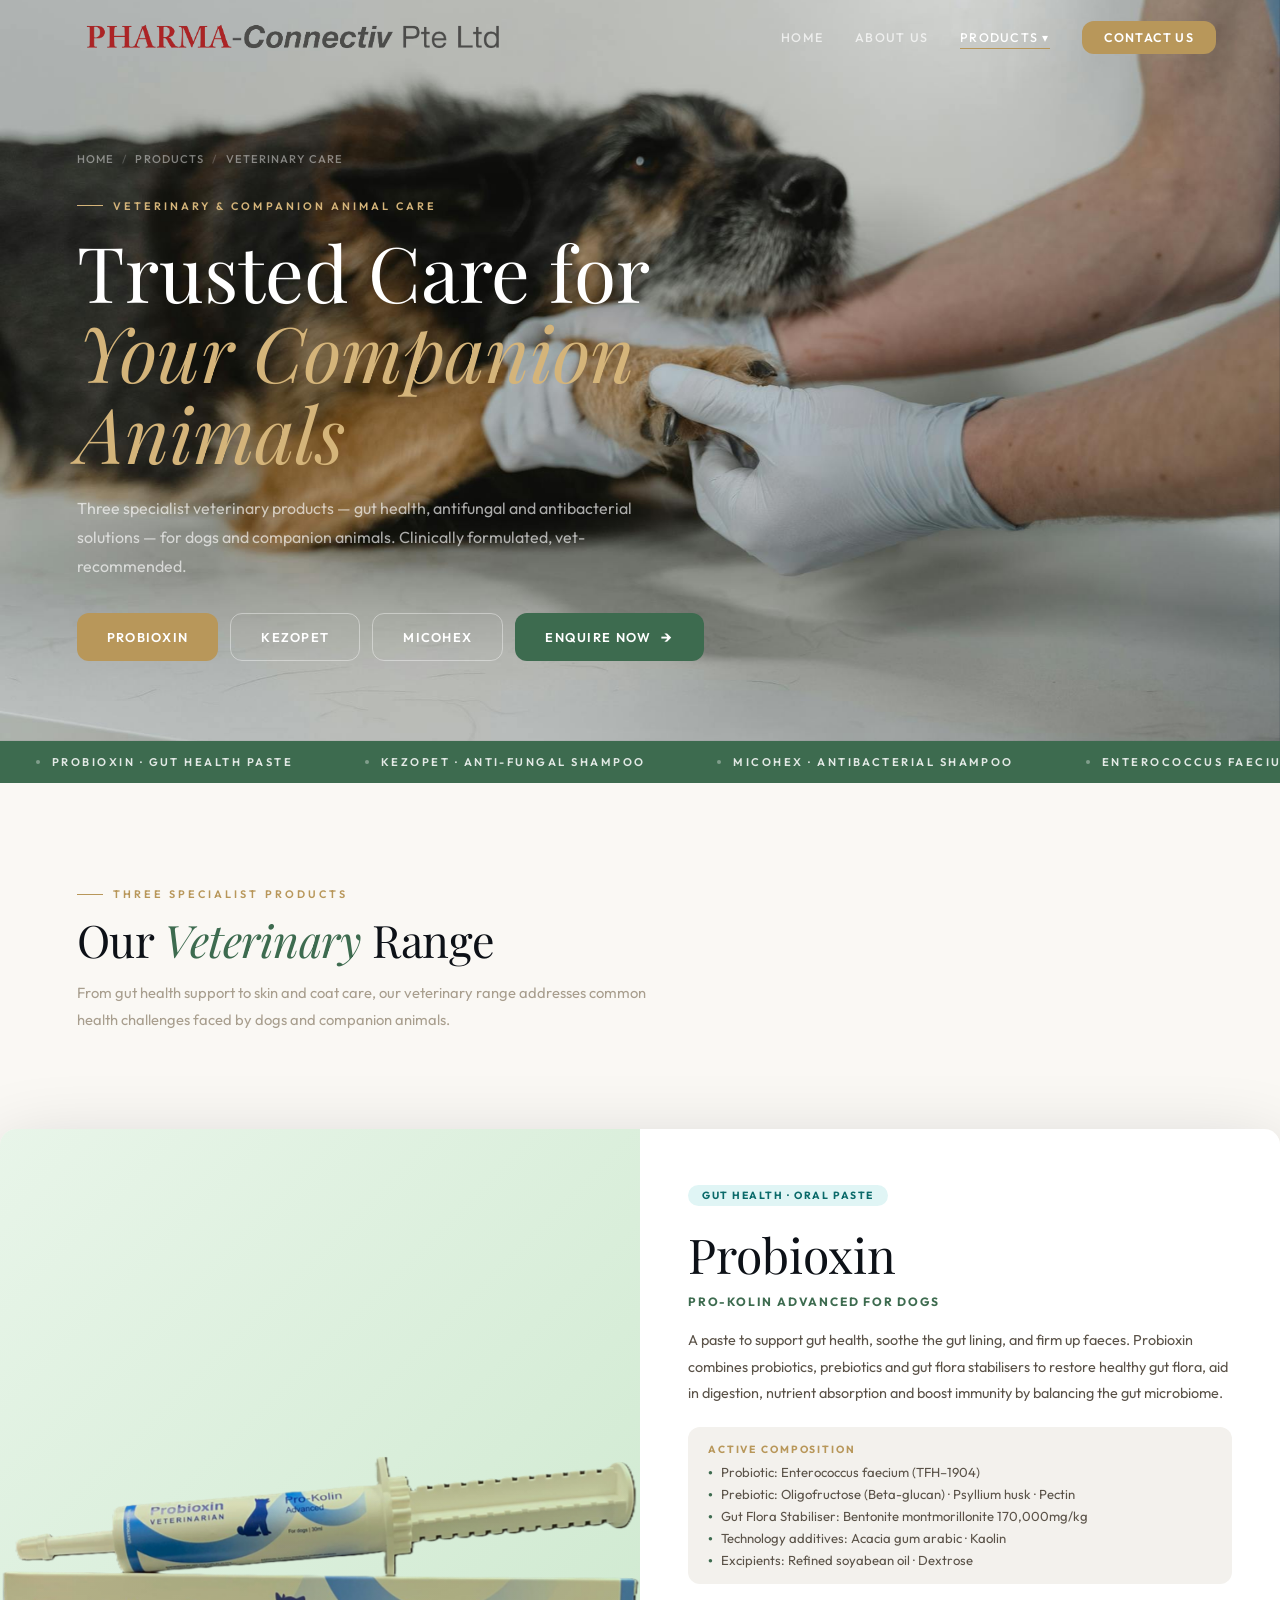
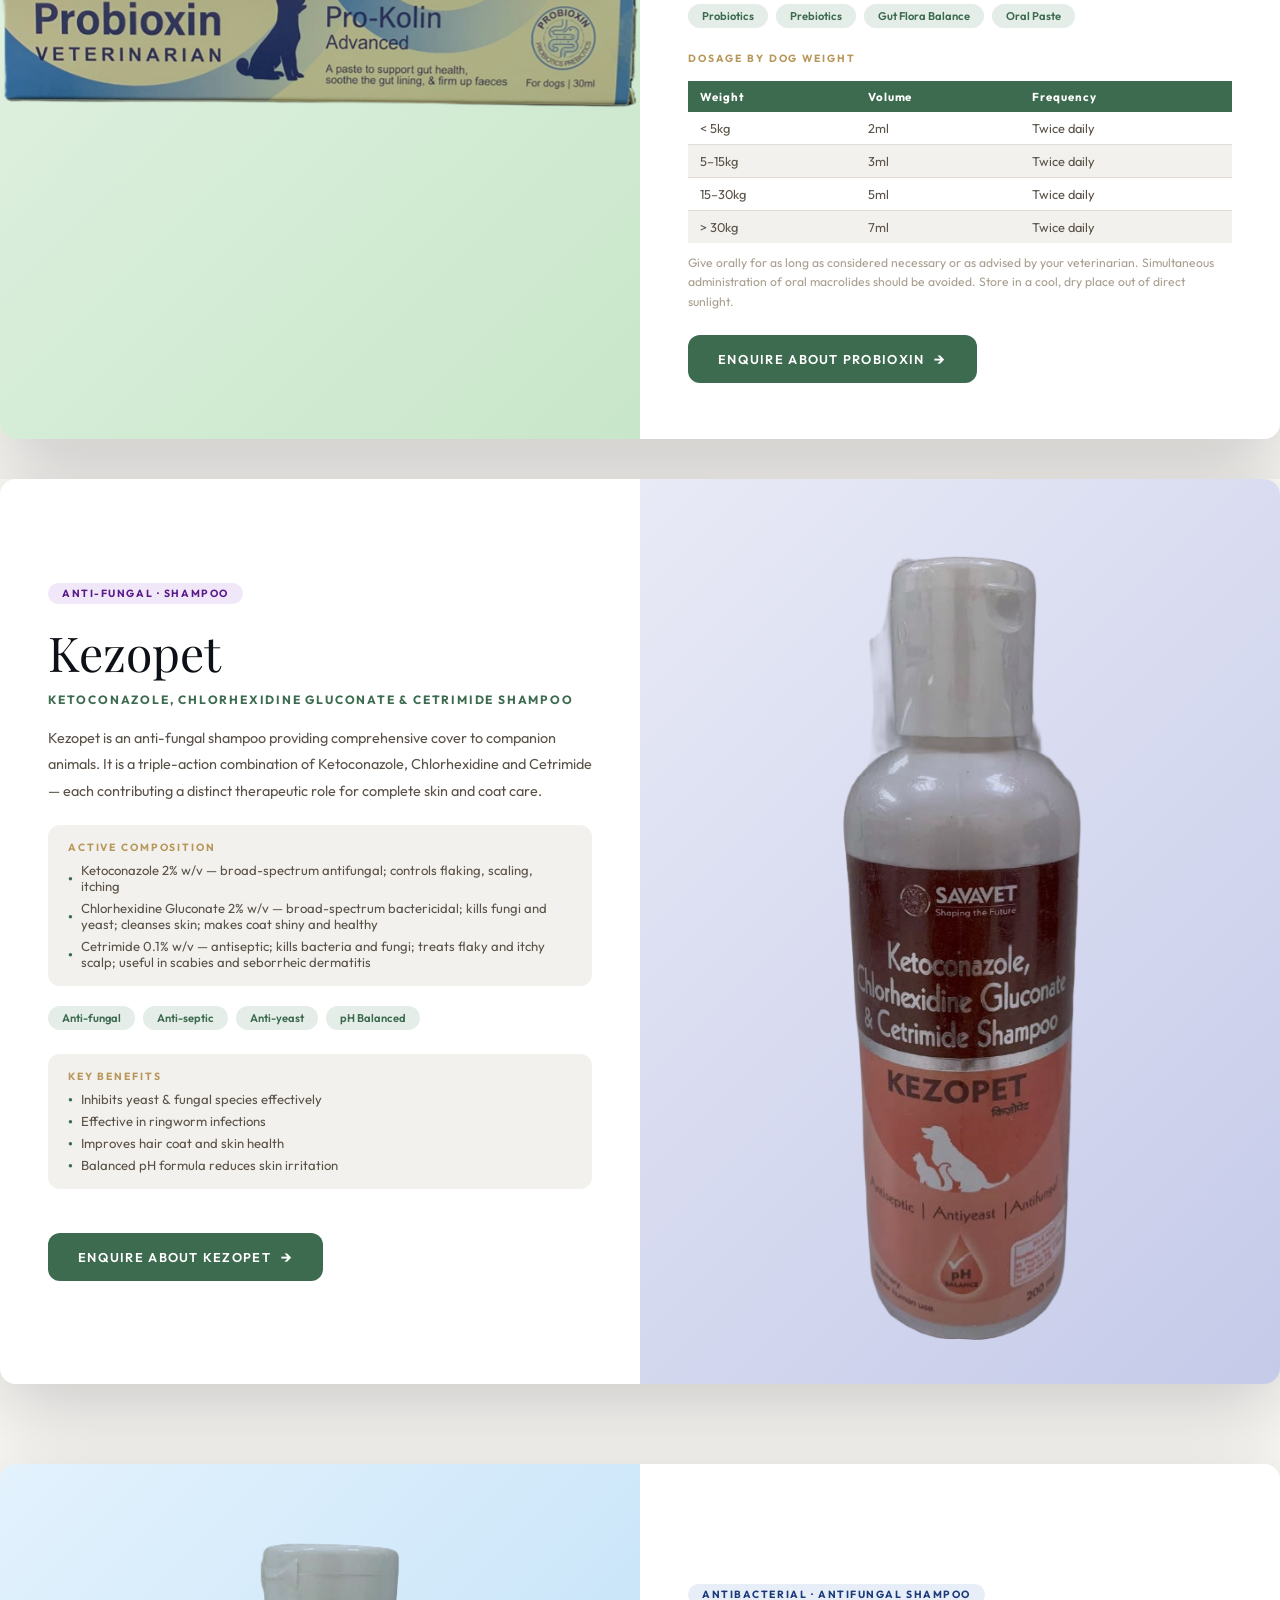
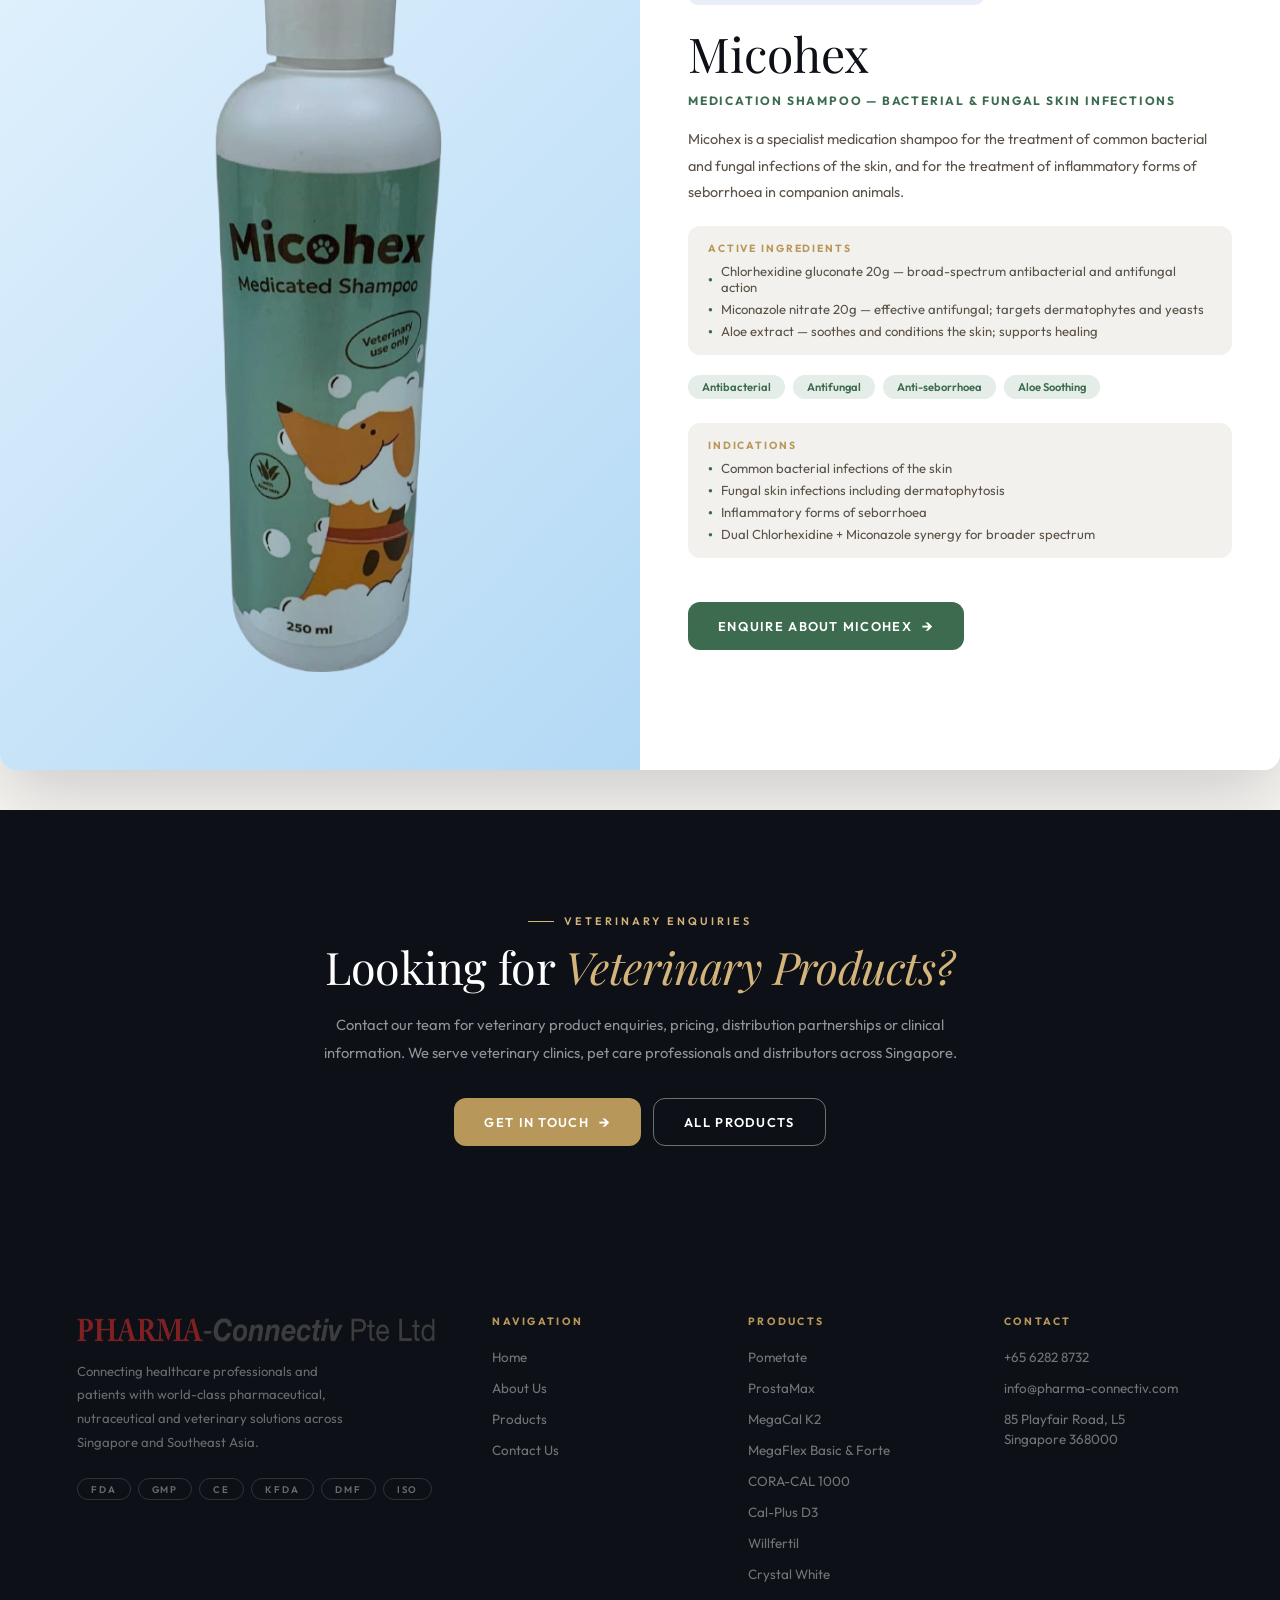
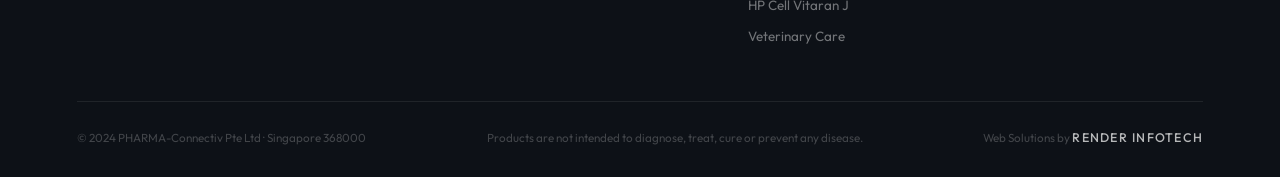
<file: vetcare.html>
<!doctype html>
<html lang="en">
  <head>
    <meta charset="UTF-8" />
    <meta name="viewport" content="width=device-width,initial-scale=1" />
    <title>
      Veterinary Care — Probioxin, Kezopet, Micohex | PHARMA-Connectiv Singapore
    </title>
    <meta
      name="description"
      content="Veterinary care products from PHARMA-Connectiv: Probioxin gut health paste for dogs, Kezopet anti-fungal shampoo, Micohex antibacterial shampoo. Singapore."
    />
    <meta
      name="keywords"
      content="Probioxin Singapore, Kezopet pet shampoo, Micohex antifungal pet, veterinary supplements Singapore, dog gut health probiotics"
    />
    <link rel="stylesheet" href="css/styles.css" />
    <style>
      .vet-hero {
        padding-top: 72px;
        background: linear-gradient(135deg, #0d1117 0%, #1a2a3a 100%);
        min-height: 60vh;
        display: flex;
        align-items: center;
        position: relative;
        overflow: hidden;
      }
      .vet-hero::before {
        content: "";
        position: absolute;
        inset: 0;
        background:
          repeating-linear-gradient(
            90deg,
            rgba(184, 151, 90, 0.03) 0,
            rgba(184, 151, 90, 0.03) 1px,
            transparent 1px,
            transparent 80px
          ),
          repeating-linear-gradient(
            0deg,
            rgba(184, 151, 90, 0.03) 0,
            rgba(184, 151, 90, 0.03) 1px,
            transparent 1px,
            transparent 80px
          );
      }
      .vet-hero-inner {
        position: relative;
        z-index: 1;
        padding: 80px 6%;
      }
      .prod-hero-bg {
        position: absolute;
        inset: 0;
        width: 100%;
        height: 100%;
        object-fit: cover;
        transform: scale(1.04);
        animation: hzoom 12s ease-out forwards;
      }
      @keyframes hzoom {
        to {
          transform: scale(1);
        }
      }
      .product-section {
        scroll-margin-top: 100px;
      }
      .prod-card {
        display: grid;
        grid-template-columns: 1fr 1fr;
        min-height: 500px;
        border-radius: 16px;
        overflow: hidden;
        box-shadow: var(--shadow-xl);
        margin-bottom: 40px;
      }
      .prod-card.reverse {
        direction: rtl;
      }
      .prod-card.reverse > * {
        direction: ltr;
      }
      .pc-img {
        position: relative;
        overflow: hidden;
        background: var(--grey-1);
        display: flex;
        align-items: center;
        justify-content: center;
        font-size: 6rem;
      }
      .pc-img img {
        width: 100%;
        height: 100%;
        object-fit: cover;
        mix-blend-mode: multiply;
      }
      .pc-text {
        padding: 56px 48px;
        display: flex;
        flex-direction: column;
        justify-content: center;
        background: var(--white);
      }
      .pc-badge {
        display: inline-flex;
        align-items: center;
        gap: 6px;
        padding: 4px 14px;
        border-radius: 100px;
        font-size: 0.65rem;
        letter-spacing: 0.15em;
        text-transform: uppercase;
        font-weight: 700;
        margin-bottom: 16px;
        width: fit-content;
      }
      .badge-teal {
        background: #e0f5f5;
        color: #0a6a6a;
      }
      .badge-purple {
        background: #f0e8f8;
        color: #5a1a8a;
      }
      .badge-blue {
        background: #e8eef8;
        color: #1a3a7a;
      }
      .pc-title {
        font-family: "Playfair Display", serif;
        font-size: clamp(2rem, 4vw, 3rem);
        font-weight: 400;
        color: var(--ink);
        margin-bottom: 8px;
      }
      .pc-sub {
        font-size: 0.75rem;
        letter-spacing: 0.15em;
        text-transform: uppercase;
        font-weight: 700;
        color: var(--sage);
        margin-bottom: 18px;
      }
      .pc-desc {
        font-size: 0.9rem;
        line-height: 1.85;
        color: var(--grey-4);
        margin-bottom: 20px;
      }
      .pc-comp {
        background: var(--grey-1);
        border-radius: var(--r);
        padding: 16px 20px;
        margin-bottom: 20px;
      }
      .pc-comp-title {
        font-size: 0.65rem;
        letter-spacing: 0.18em;
        text-transform: uppercase;
        font-weight: 700;
        color: var(--gold);
        margin-bottom: 8px;
      }
      .pc-comp-items {
        display: flex;
        flex-direction: column;
        gap: 6px;
      }
      .pc-ci {
        display: flex;
        align-items: center;
        gap: 8px;
        font-size: 0.82rem;
        color: var(--grey-4);
      }
      .pc-ci::before {
        content: "●";
        color: var(--sage);
        font-size: 0.5rem;
        flex-shrink: 0;
      }
      .pc-features {
        display: flex;
        flex-wrap: wrap;
        gap: 8px;
        margin-bottom: 24px;
      }
      .pc-feat {
        padding: 5px 14px;
        background: var(--sage-pale);
        border-radius: 100px;
        font-size: 0.7rem;
        font-weight: 600;
        color: var(--sage);
      }
      .dosage-table {
        width: 100%;
        border-collapse: collapse;
        margin-top: 8px;
      }
      .dosage-table th {
        background: var(--sage);
        color: #fff;
        padding: 8px 12px;
        font-size: 0.72rem;
        letter-spacing: 0.08em;
        text-align: left;
      }
      .dosage-table td {
        padding: 8px 12px;
        font-size: 0.8rem;
        border-bottom: 1px solid var(--grey-2);
        color: var(--grey-4);
      }
      .dosage-table tr:last-child td {
        border-bottom: none;
      }
      .dosage-table tr:nth-child(even) td {
        background: var(--grey-1);
      }
      @media (max-width: 900px) {
        .prod-card,
        .prod-card.reverse {
          grid-template-columns: 1fr;
          direction: ltr;
        }
        .pc-img {
          min-height: 260px;
        }
        .pc-text {
          padding: 40px 28px;
        }
      }
    </style>
  </head>
  <body>
    <nav id="navbar">
      <a
        href="index.html"
        class="nav-logo"
        aria-label="PHARMA-Connectiv Pte Ltd"
      >
        <img
          src="assets/images/logo-new.png"
          alt="PHARMA-Connectiv Pte Ltd"
          height="36"
        />
      </a>
      <ul class="nav-links">
        <li><a href="index.html">Home</a></li>
        <li><a href="about.html">About Us</a></li>
        <li class="nav-has-drop">
          <a href="products.html" class="active">Products &#9662;</a>
          <div class="nav-drop">
            <a href="products.html"
              ><span class="nav-drop-icon">&#128138;</span>All Products</a
            >
            <a href="pometate.html"
              ><span class="nav-drop-icon">&#127807;</span>Pometate</a
            >
            <a href="prostamax.html"
              ><span class="nav-drop-icon">&#128737;</span>ProstaMax</a
            >
            <a href="megacal.html"
              ><span class="nav-drop-icon">&#129460;</span>MegaCal K2</a
            >
            <a href="megaflex.html"
              ><span class="nav-drop-icon">&#128297;</span>MegaFlex Basic &amp;
              Forte</a
            >
            <a href="coracal.html"
              ><span class="nav-drop-icon">🧪</span>CORA-CAL 1000</a
            >
            <a href="calplusd3.html"
              ><span class="nav-drop-icon">💧</span>Cal-Plus D3</a
            >
            <a href="willfertil.html"
              ><span class="nav-drop-icon">&#128107;</span>Willfertil</a
            >
            <a href="crystal-white.html"
              ><span class="nav-drop-icon">&#10024;</span>Crystal White</a
            >
            <a href="vitaran.html"
              ><span class="nav-drop-icon">&#128137;</span>HP Cell Vitaran J</a
            >
            <a href="vetcare.html"
              ><span class="nav-drop-icon">&#128062;</span>Veterinary Care</a
            >
          </div>
        </li>
        <li><a href="contact.html" class="nav-cta">Contact Us</a></li>
      </ul>
      <button class="nav-toggle" id="nav-toggle" aria-label="Menu">
        <span></span><span></span><span></span>
      </button>
    </nav>
    <div class="nav-drawer" id="nav-drawer">
      <a href="index.html">Home</a><a href="about.html">About Us</a>
      <a href="products.html">All Products</a
      ><a href="pometate.html">Pometate</a>
      <a href="prostamax.html">ProstaMax</a
      ><a href="megacal.html">MegaCal K2</a>
      <a href="megaflex.html">MegaFlex Basic &amp; Forte</a
      ><a href="coracal.html">CORA-CAL 1000</a
      ><a href="calplusd3.html">Cal-Plus D3</a
      ><a href="willfertil.html">Willfertil</a>
      <a href="crystal-white.html">Crystal White</a
      ><a href="vitaran.html">HP Cell Vitaran J</a>
      <a href="vetcare.html">Veterinary Care</a>
      <a href="contact.html" class="drawer-cta">Contact Us</a>
    </div>

    <!-- HERO -->
    <section class="vet-hero">
      <img
        class="prod-hero-bg"
        src="assets/images/vet-care-hero.jpg"
        alt="Vetcare"
      />
      <div class="vet-hero-inner">
        <div class="breadcrumb" style="margin-bottom: 24px">
          <a href="index.html">Home</a><span class="breadcrumb-sep">/</span
          ><a href="products.html">Products</a
          ><span class="breadcrumb-sep">/</span><span>Veterinary Care</span>
        </div>
        <div class="eyebrow light">Veterinary &amp; Companion Animal Care</div>
        <h1
          style="
            font-family: &quot;Playfair Display&quot;, serif;
            font-size: clamp(2.6rem, 6vw, 5rem);
            font-weight: 400;
            color: #fff;
            line-height: 1.05;
            margin: 18px 0 22px;
            max-width: 700px;
          "
        >
          Trusted Care for<br /><em style="color: var(--gold-light)"
            >Your Companion Animals</em
          >
        </h1>
        <p
          style="
            font-size: 1rem;
            line-height: 1.8;
            color: rgba(255, 255, 255, 0.65);
            max-width: 560px;
            margin-bottom: 32px;
          "
        >
          Three specialist veterinary products — gut health, antifungal and
          antibacterial solutions — for dogs and companion animals. Clinically
          formulated, vet-recommended.
        </p>
        <div style="display: flex; flex-wrap: wrap; gap: 12px">
          <a
            href="#probioxin"
            class="btn btn-gold"
            style="min-width: max-content"
            >Probioxin</a
          >
          <a
            href="#kezopet"
            class="btn btn-ghost"
            style="min-width: max-content"
            >Kezopet</a
          >
          <a
            href="#micohex"
            class="btn btn-ghost"
            style="min-width: max-content"
            >Micohex</a
          >
          <a
            href="contact.html"
            class="btn btn-sage btn-arrow"
            style="min-width: max-content"
            >Enquire Now</a
          >
        </div>
      </div>
    </section>

    <div class="marquee-wrap" aria-hidden="true">
      <div class="marquee-track">
        <span class="marquee-item"
          ><span class="marquee-dot"></span>Probioxin · Gut Health Paste</span
        >
        <span class="marquee-item"
          ><span class="marquee-dot"></span>Kezopet · Anti-fungal Shampoo</span
        >
        <span class="marquee-item"
          ><span class="marquee-dot"></span>Micohex · Antibacterial
          Shampoo</span
        >
        <span class="marquee-item"
          ><span class="marquee-dot"></span>Enterococcus faecium Probiotic</span
        >
        <span class="marquee-item"
          ><span class="marquee-dot"></span>Ketoconazole 2%</span
        >
        <span class="marquee-item"
          ><span class="marquee-dot"></span>Chlorhexidine Gluconate</span
        >
        <span class="marquee-item"
          ><span class="marquee-dot"></span>Companion Animal Care</span
        >
        <span class="marquee-item"
          ><span class="marquee-dot"></span>Vet Recommended</span
        >
        <span class="marquee-item"
          ><span class="marquee-dot"></span>Probioxin · Gut Health Paste</span
        >
        <span class="marquee-item"
          ><span class="marquee-dot"></span>Kezopet · Anti-fungal Shampoo</span
        >
        <span class="marquee-item"
          ><span class="marquee-dot"></span>Micohex · Antibacterial
          Shampoo</span
        >
        <span class="marquee-item"
          ><span class="marquee-dot"></span>Enterococcus faecium Probiotic</span
        >
        <span class="marquee-item"
          ><span class="marquee-dot"></span>Ketoconazole 2%</span
        >
      </div>
    </div>

    <!-- PRODUCTS -->
    <section class="section" style="background: var(--cream)">
      <div class="eyebrow reveal">Three Specialist Products</div>
      <h2
        class="display reveal rv1"
        style="font-size: clamp(2rem, 3.5vw, 3rem); margin-top: 14px"
      >
        Our <em>Veterinary</em> Range
      </h2>
      <p
        class="reveal rv2"
        style="
          font-size: 0.92rem;
          color: var(--grey-3);
          line-height: 1.85;
          max-width: 600px;
          margin-top: 14px;
        "
      >
        From gut health support to skin and coat care, our veterinary range
        addresses common health challenges faced by dogs and companion animals.
      </p>
    </section>

    <!-- PROBIOXIN -->
    <div id="probioxin" class="product-section">
      <div class="prod-card">
        <div
          class="pc-img"
          style="background: linear-gradient(135deg, #e8f5e9, #c8e6c9)"
        >
          <!-- <span>🦴</span> -->
          <img
            src="assets/images/probioxin-new.png"
            alt="Probioxin"
            style="height: auto !important"
          />
        </div>
        <div class="pc-text">
          <span class="pc-badge badge-teal">Gut Health · Oral Paste</span>
          <div class="pc-title">Probioxin</div>
          <div class="pc-sub">Pro-Kolin Advanced for Dogs</div>
          <p class="pc-desc">
            A paste to support gut health, soothe the gut lining, and firm up
            faeces. Probioxin combines probiotics, prebiotics and gut flora
            stabilisers to restore healthy gut flora, aid in digestion, nutrient
            absorption and boost immunity by balancing the gut microbiome.
          </p>
          <div class="pc-comp">
            <div class="pc-comp-title">Active Composition</div>
            <div class="pc-comp-items">
              <div class="pc-ci">
                Probiotic: Enterococcus faecium (TFH–1904)
              </div>
              <div class="pc-ci">
                Prebiotic: Oligofructose (Beta-glucan) · Psyllium husk · Pectin
              </div>
              <div class="pc-ci">
                Gut Flora Stabiliser: Bentonite montmorillonite 170,000mg/kg
              </div>
              <div class="pc-ci">
                Technology additives: Acacia gum arabic · Kaolin
              </div>
              <div class="pc-ci">
                Excipients: Refined soyabean oil · Dextrose
              </div>
            </div>
          </div>
          <div class="pc-features">
            <span class="pc-feat">Probiotics</span
            ><span class="pc-feat">Prebiotics</span>
            <span class="pc-feat">Gut Flora Balance</span
            ><span class="pc-feat">Oral Paste</span>
          </div>
          <div
            class="pc-comp-title"
            style="
              margin-bottom: 8px;
              font-size: 0.65rem;
              letter-spacing: 0.18em;
              text-transform: uppercase;
              font-weight: 700;
              color: var(--gold);
            "
          >
            Dosage by Dog Weight
          </div>
          <table class="dosage-table">
            <thead>
              <tr>
                <th>Weight</th>
                <th>Volume</th>
                <th>Frequency</th>
              </tr>
            </thead>
            <tbody>
              <tr>
                <td>&lt; 5kg</td>
                <td>2ml</td>
                <td>Twice daily</td>
              </tr>
              <tr>
                <td>5–15kg</td>
                <td>3ml</td>
                <td>Twice daily</td>
              </tr>
              <tr>
                <td>15–30kg</td>
                <td>5ml</td>
                <td>Twice daily</td>
              </tr>
              <tr>
                <td>&gt; 30kg</td>
                <td>7ml</td>
                <td>Twice daily</td>
              </tr>
            </tbody>
          </table>
          <p
            style="
              font-size: 0.76rem;
              color: var(--grey-3);
              margin-top: 10px;
              line-height: 1.6;
            "
          >
            Give orally for as long as considered necessary or as advised by
            your veterinarian. Simultaneous administration of oral macrolides
            should be avoided. Store in a cool, dry place out of direct
            sunlight.
          </p>
          <div style="margin-top: 24px">
            <a href="contact.html" class="btn btn-sage btn-arrow"
              >Enquire About Probioxin</a
            >
          </div>
        </div>
      </div>
    </div>

    <!-- KEZOPET -->
    <div
      id="kezopet"
      class="product-section"
      style="background: var(--cream); padding: 0 0 40px"
    >
      <div class="prod-card reverse">
        <div
          class="pc-img"
          style="background: linear-gradient(135deg, #e8eaf6, #c5cae9)"
        >
          <!-- <span>🛁</span> -->
          <img src="assets/images/kezopet-bgremoved.png" alt="Kezopet" />
        </div>
        <div class="pc-text">
          <span class="pc-badge badge-purple">Anti-fungal · Shampoo</span>
          <div class="pc-title">Kezopet</div>
          <div class="pc-sub">
            Ketoconazole, Chlorhexidine Gluconate &amp; Cetrimide Shampoo
          </div>
          <p class="pc-desc">
            Kezopet is an anti-fungal shampoo providing comprehensive cover to
            companion animals. It is a triple-action combination of
            Ketoconazole, Chlorhexidine and Cetrimide — each contributing a
            distinct therapeutic role for complete skin and coat care.
          </p>
          <div class="pc-comp">
            <div class="pc-comp-title">Active Composition</div>
            <div class="pc-comp-items">
              <div class="pc-ci">
                Ketoconazole 2% w/v — broad-spectrum antifungal; controls
                flaking, scaling, itching
              </div>
              <div class="pc-ci">
                Chlorhexidine Gluconate 2% w/v — broad-spectrum bactericidal;
                kills fungi and yeast; cleanses skin; makes coat shiny and
                healthy
              </div>
              <div class="pc-ci">
                Cetrimide 0.1% w/v — antiseptic; kills bacteria and fungi;
                treats flaky and itchy scalp; useful in scabies and seborrheic
                dermatitis
              </div>
            </div>
          </div>
          <div class="pc-features">
            <span class="pc-feat">Anti-fungal</span
            ><span class="pc-feat">Anti-septic</span>
            <span class="pc-feat">Anti-yeast</span
            ><span class="pc-feat">pH Balanced</span>
          </div>
          <div class="pc-comp">
            <div class="pc-comp-title">Key Benefits</div>
            <div class="pc-comp-items">
              <div class="pc-ci">
                Inhibits yeast &amp; fungal species effectively
              </div>
              <div class="pc-ci">Effective in ringworm infections</div>
              <div class="pc-ci">Improves hair coat and skin health</div>
              <div class="pc-ci">
                Balanced pH formula reduces skin irritation
              </div>
            </div>
          </div>
          <div style="margin-top: 24px">
            <a href="contact.html" class="btn btn-sage btn-arrow"
              >Enquire About Kezopet</a
            >
          </div>
        </div>
      </div>
    </div>

    <!-- MICOHEX -->
    <div id="micohex" class="product-section">
      <div class="prod-card">
        <div
          class="pc-img"
          style="background: linear-gradient(135deg, #e3f2fd, #b3d9f5)"
        >
          <!-- <span>🧴</span> -->
          <img src="assets/images/micohex-bgremoved.png" alt="Micohex" />
        </div>
        <div class="pc-text">
          <span class="pc-badge badge-blue"
            >Antibacterial · Antifungal Shampoo</span
          >
          <div class="pc-title">Micohex</div>
          <div class="pc-sub">
            Medication Shampoo — Bacterial &amp; Fungal Skin Infections
          </div>
          <p class="pc-desc">
            Micohex is a specialist medication shampoo for the treatment of
            common bacterial and fungal infections of the skin, and for the
            treatment of inflammatory forms of seborrhoea in companion animals.
          </p>
          <div class="pc-comp">
            <div class="pc-comp-title">Active Ingredients</div>
            <div class="pc-comp-items">
              <div class="pc-ci">
                Chlorhexidine gluconate 20g — broad-spectrum antibacterial and
                antifungal action
              </div>
              <div class="pc-ci">
                Miconazole nitrate 20g — effective antifungal; targets
                dermatophytes and yeasts
              </div>
              <div class="pc-ci">
                Aloe extract — soothes and conditions the skin; supports healing
              </div>
            </div>
          </div>
          <div class="pc-features">
            <span class="pc-feat">Antibacterial</span
            ><span class="pc-feat">Antifungal</span>
            <span class="pc-feat">Anti-seborrhoea</span
            ><span class="pc-feat">Aloe Soothing</span>
          </div>
          <div class="pc-comp">
            <div class="pc-comp-title">Indications</div>
            <div class="pc-comp-items">
              <div class="pc-ci">Common bacterial infections of the skin</div>
              <div class="pc-ci">
                Fungal skin infections including dermatophytosis
              </div>
              <div class="pc-ci">Inflammatory forms of seborrhoea</div>
              <div class="pc-ci">
                Dual Chlorhexidine + Miconazole synergy for broader spectrum
              </div>
            </div>
          </div>
          <div style="margin-top: 24px">
            <a href="contact.html" class="btn btn-sage btn-arrow"
              >Enquire About Micohex</a
            >
          </div>
        </div>
      </div>
    </div>

    <!-- CONTACT CTA -->
    <section class="section" style="background: var(--ink)">
      <div style="text-align: center; max-width: 640px; margin: 0 auto">
        <div class="eyebrow light reveal" style="justify-content: center">
          Veterinary Enquiries
        </div>
        <h2
          class="display reveal rv1"
          style="
            font-size: clamp(2rem, 3.5vw, 3rem);
            color: #fff;
            margin-top: 14px;
          "
        >
          Looking for
          <em style="color: var(--gold-light)">Veterinary Products?</em>
        </h2>
        <p
          class="reveal rv2"
          style="
            font-size: 0.92rem;
            line-height: 1.85;
            color: rgba(255, 255, 255, 0.55);
            margin: 20px 0 32px;
          "
        >
          Contact our team for veterinary product enquiries, pricing,
          distribution partnerships or clinical information. We serve veterinary
          clinics, pet care professionals and distributors across Singapore.
        </p>
        <div
          class="reveal rv3"
          style="
            display: flex;
            justify-content: center;
            flex-wrap: wrap;
            gap: 12px;
          "
        >
          <a
            href="contact.html"
            class="btn btn-gold btn-arrow"
            style="min-width: max-content"
            >Get in Touch</a
          >
          <a
            href="products.html"
            class="btn btn-ghost"
            style="min-width: max-content"
            >All Products</a
          >
        </div>
      </div>
    </section>

    <footer>
      <div class="footer-top">
        <div>
          <img
            src="assets/images/footer-logo-new.png"
            alt="PHARMA-Connectiv Pte Ltd"
            class="f-logo-img"
          />
          <p class="f-brand-desc">
            Connecting healthcare professionals and patients with world-class
            pharmaceutical, nutraceutical and veterinary solutions across
            Singapore and Southeast Asia.
          </p>
          <div class="f-certs">
            <span class="f-cert">FDA</span><span class="f-cert">GMP</span
            ><span class="f-cert">CE</span><span class="f-cert">KFDA</span
            ><span class="f-cert">DMF</span><span class="f-cert">ISO</span>
          </div>
        </div>
        <div class="fcol">
          <h5>Navigation</h5>
          <ul>
            <li><a href="index.html">Home</a></li>
            <li><a href="about.html">About Us</a></li>
            <li><a href="products.html">Products</a></li>
            <li><a href="contact.html">Contact Us</a></li>
          </ul>
        </div>
        <div class="fcol">
          <h5>Products</h5>
          <ul>
            <li><a href="pometate.html">Pometate</a></li>
            <li><a href="prostamax.html">ProstaMax</a></li>
            <li><a href="megacal.html">MegaCal K2</a></li>
            <li><a href="megaflex.html">MegaFlex Basic &amp; Forte</a></li>
            <li><a href="coracal.html">CORA-CAL 1000</a></li>
            <li><a href="calplusd3.html">Cal-Plus D3</a></li>
            <li><a href="willfertil.html">Willfertil</a></li>
            <li><a href="crystal-white.html">Crystal White</a></li>
            <li><a href="vitaran.html">HP Cell Vitaran J</a></li>
            <li><a href="vetcare.html">Veterinary Care</a></li>
          </ul>
        </div>
        <div class="fcol">
          <h5>Contact</h5>
          <ul>
            <li><a href="tel:+6562828732">+65 6282 8732</a></li>
            <li>
              <a href="mailto:info@pharma-connectiv.com"
                >info@pharma-connectiv.com</a
              >
            </li>
            <li>
              <a href="contact.html"
                >85 Playfair Road, L5<br />Singapore 368000</a
              >
            </li>
          </ul>
        </div>
      </div>
      <div class="footer-bottom nav-links">
        <p>&copy; 2024 PHARMA-Connectiv Pte Ltd &middot; Singapore 368000</p>
        <p>
          Products are not intended to diagnose, treat, cure or prevent any
          disease.
        </p>
        <p>
          Web Solutions by
          <a href="https://www.renderinfotech.com/" target="_blank"
            >Render Infotech</a
          >
        </p>
      </div>
    </footer>
    <script src="js/main.js"></script>
  </body>
</html>
</file>
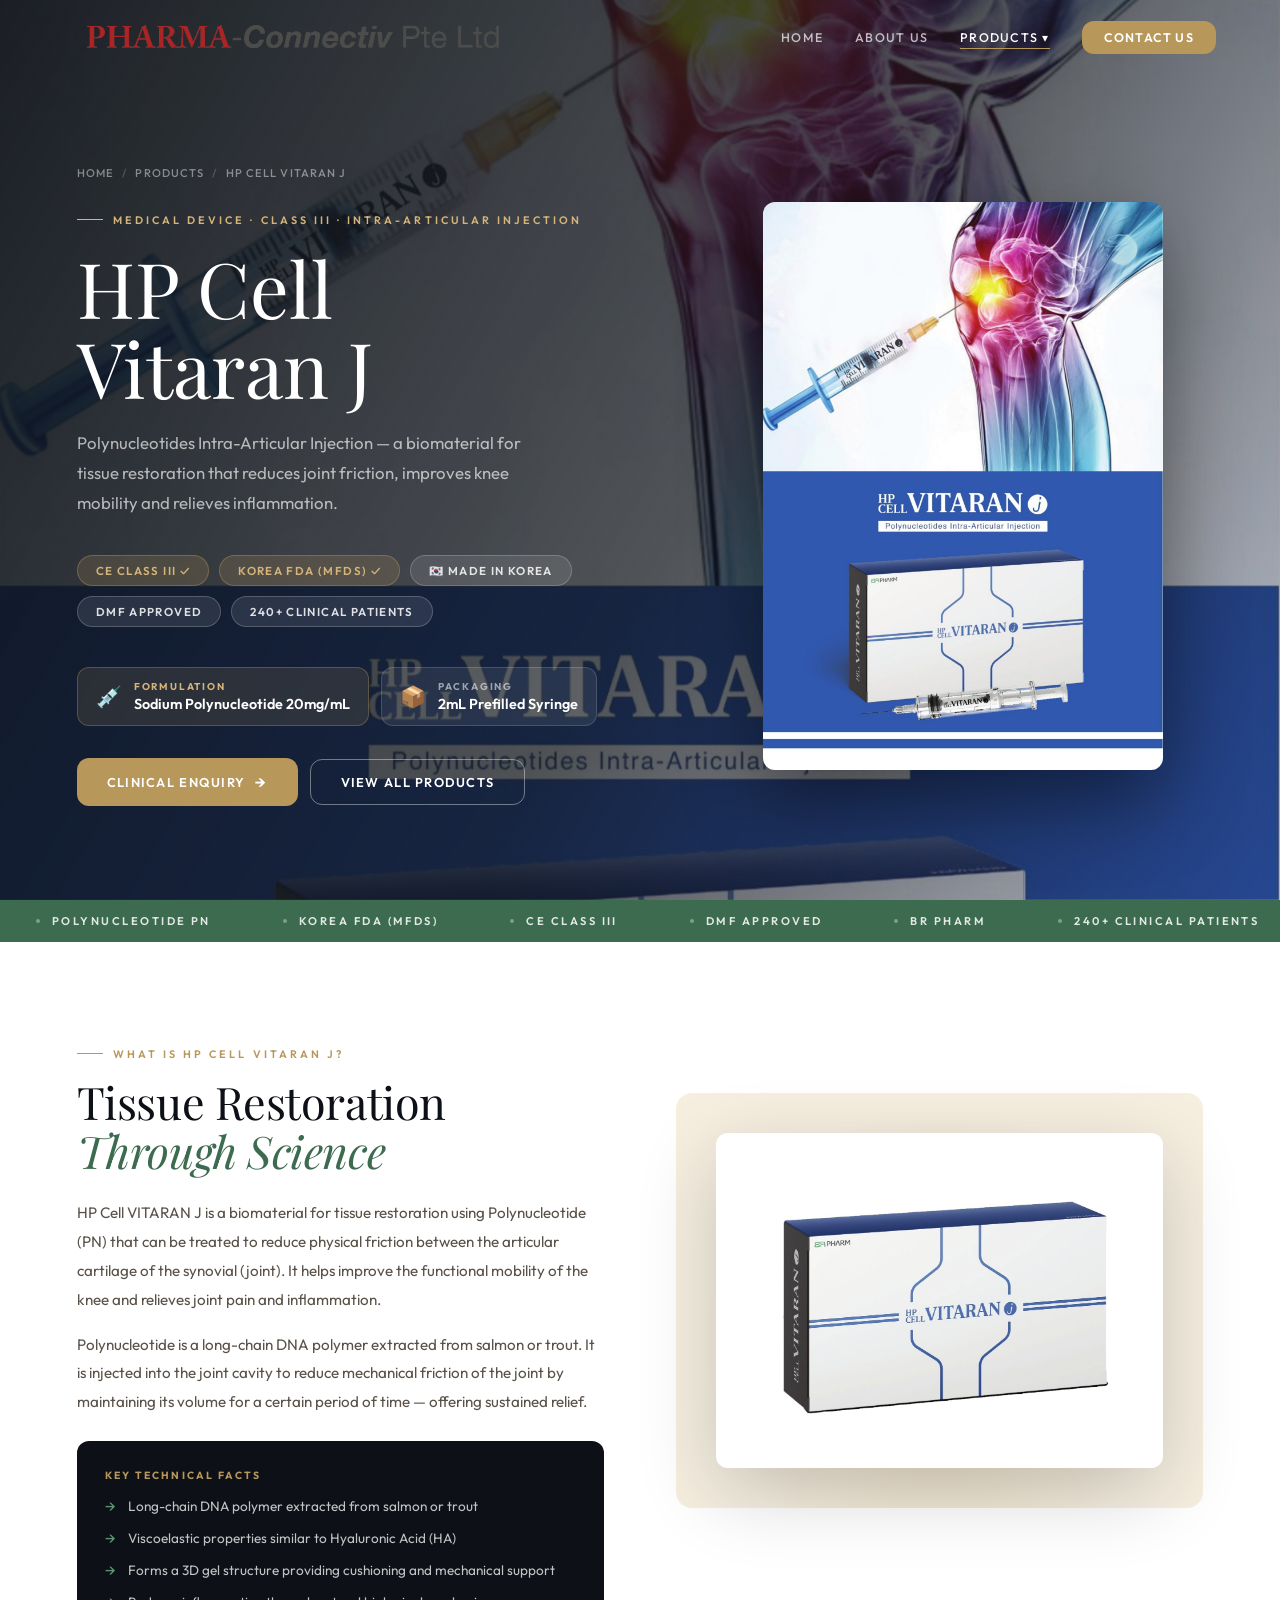
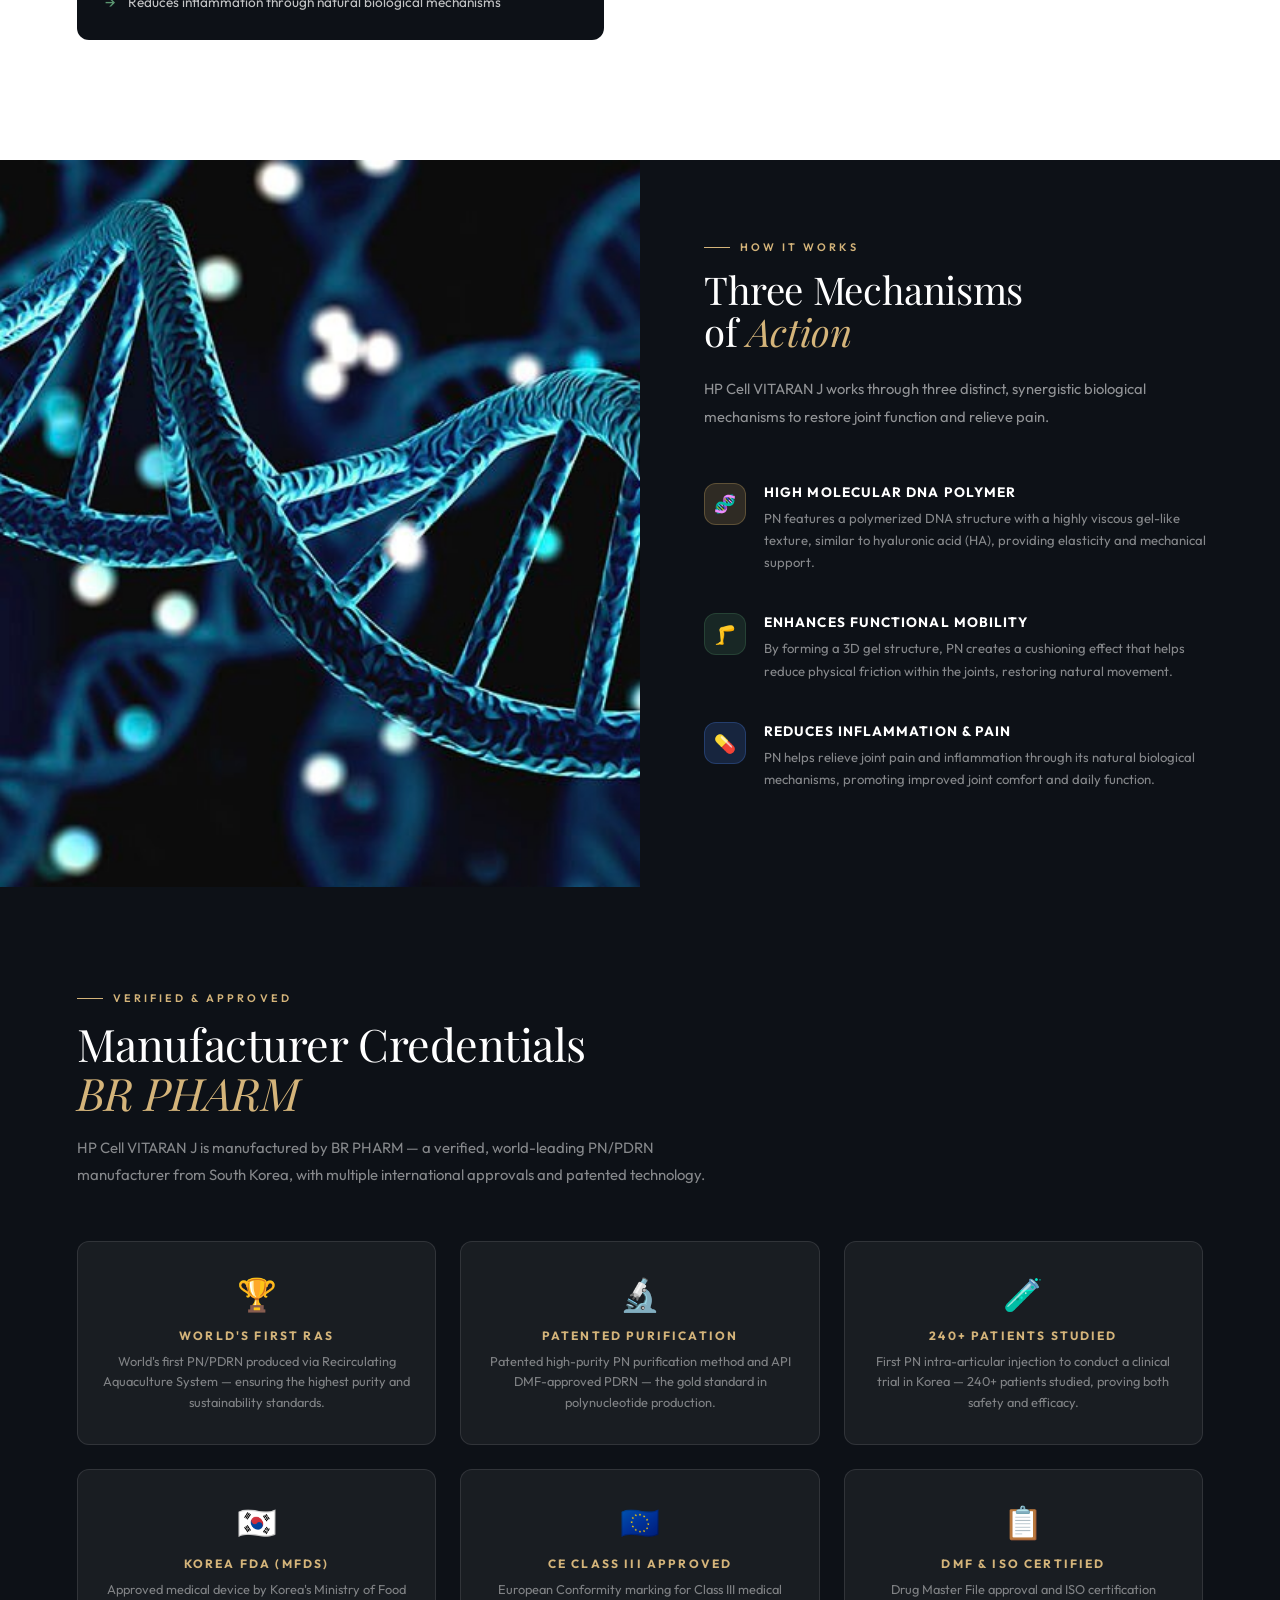
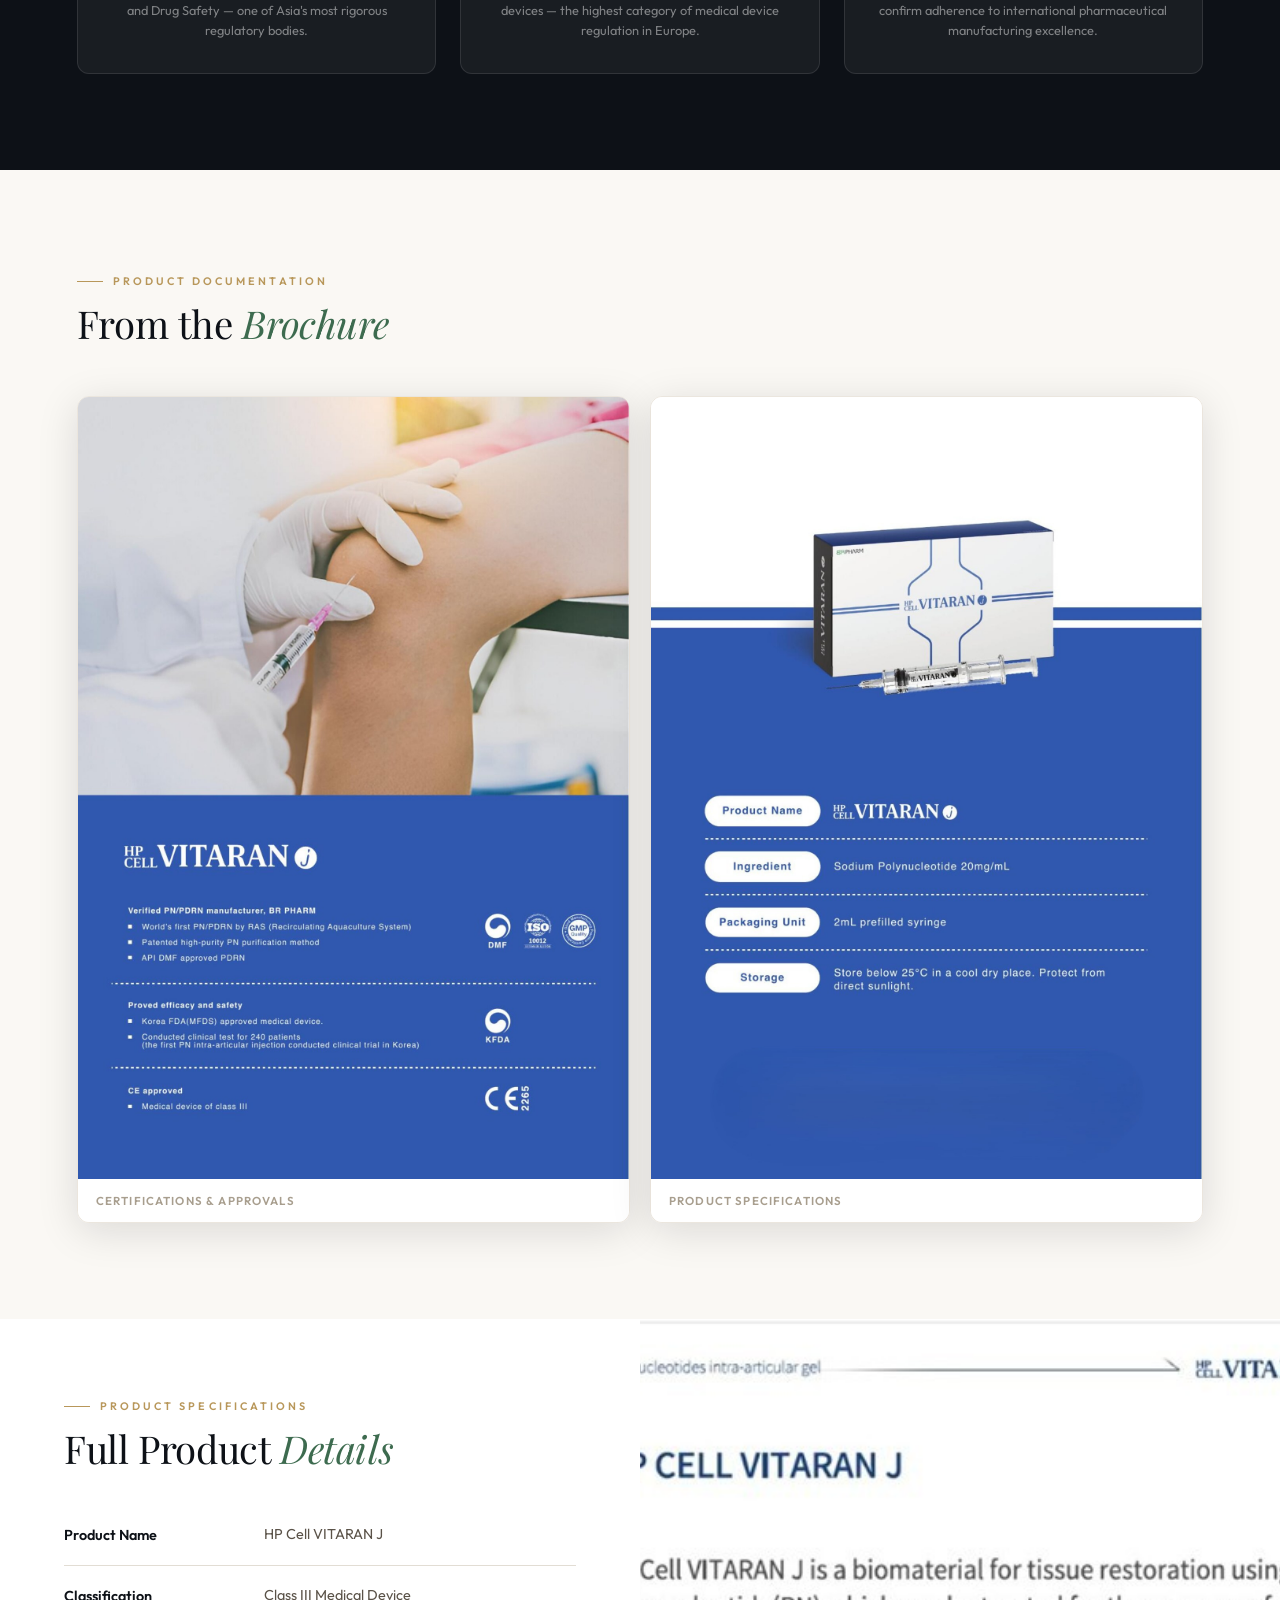
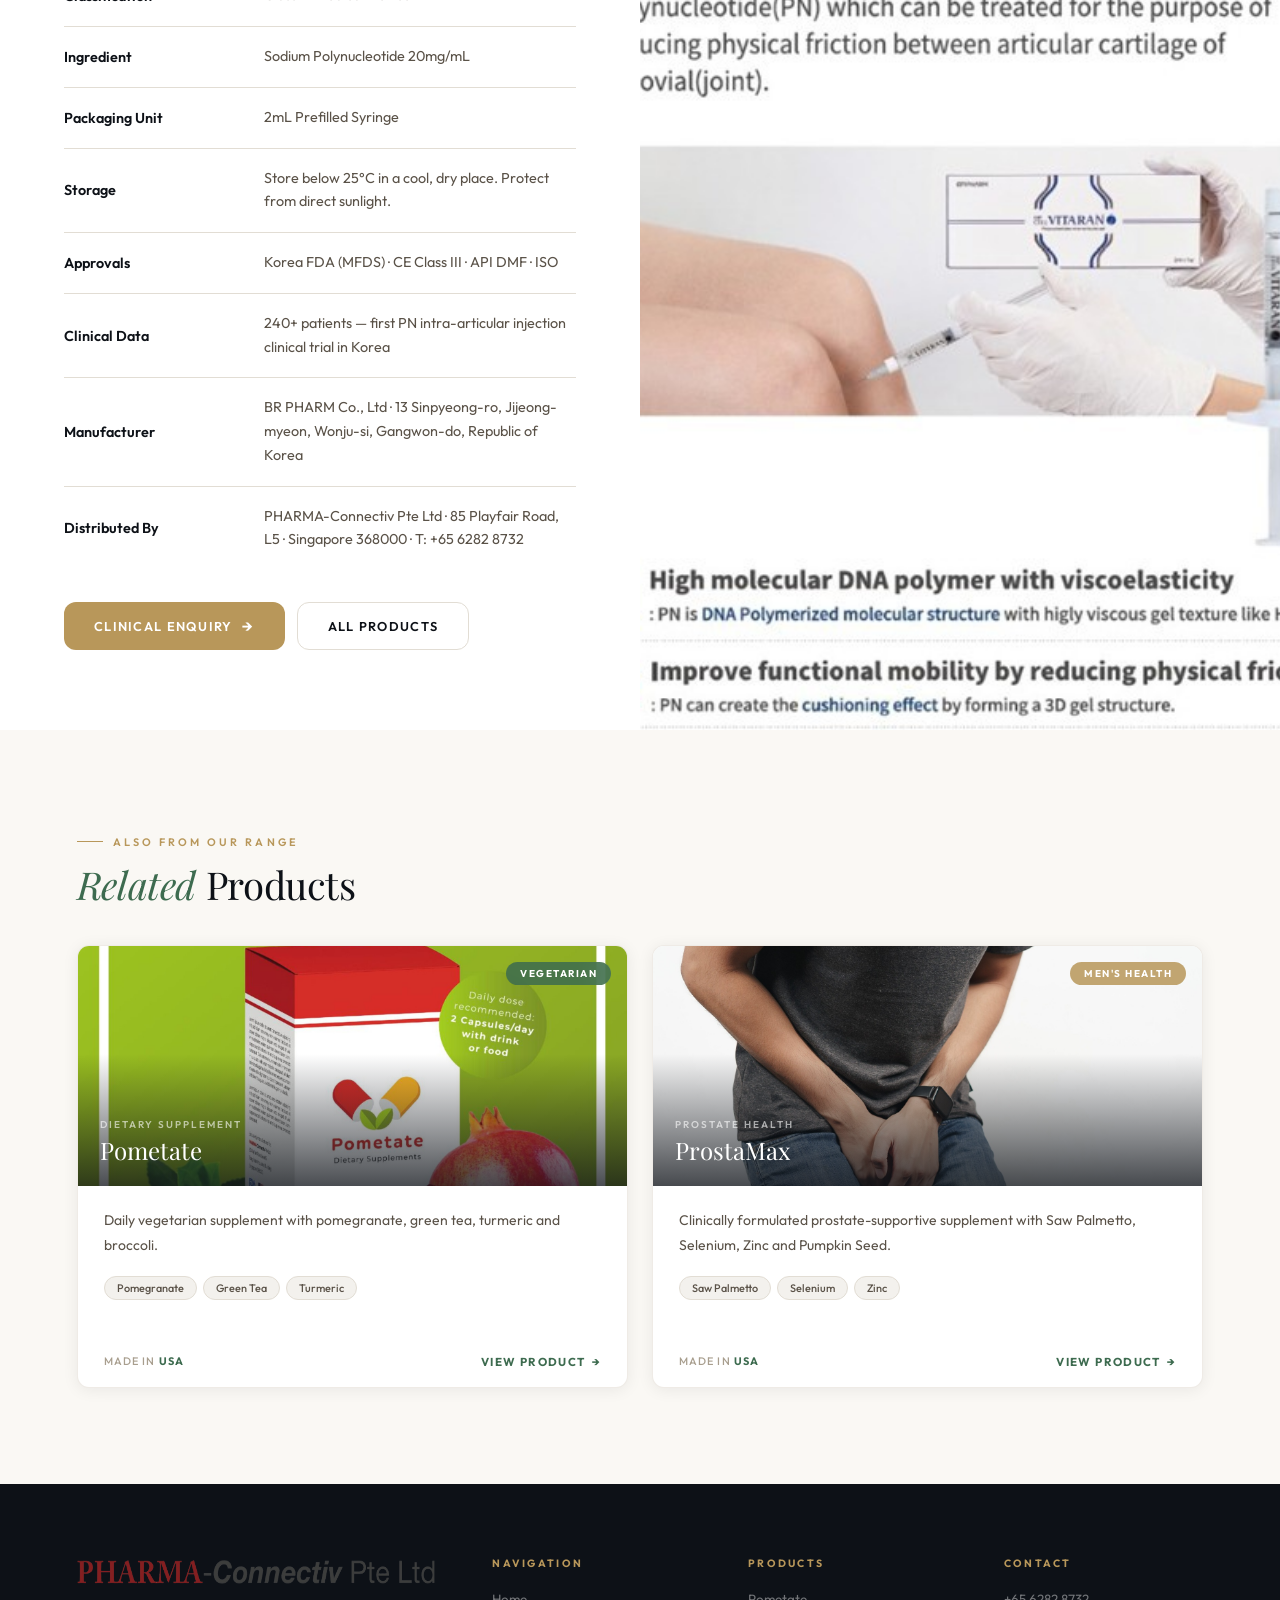
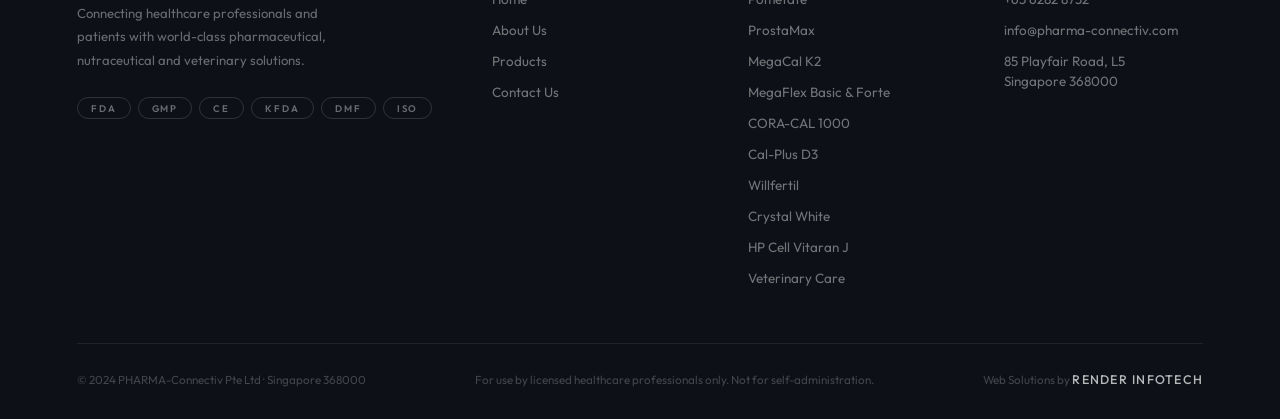
<file: vitaran.html>
<!doctype html>
<html lang="en">
  <head>
    <meta charset="UTF-8" />
    <meta name="viewport" content="width=device-width,initial-scale=1" />
    <title>
      HP Cell Vitaran J — Polynucleotide Injection | PHARMA-Connectiv
    </title>
    <link rel="stylesheet" href="css/styles.css" />
    <style>
      .prod-hero {
        padding-top: 72px;
        position: relative;
        min-height: 100vh;
        display: flex;
        align-items: center;
        overflow: hidden;
      }
      .prod-hero-bg {
        position: absolute;
        inset: 0;
        width: 100%;
        height: 100%;
        object-fit: cover;
        object-position: center 30%;
        transform: scale(1.04);
        animation: hzoom 12s ease-out forwards;
      }
      @keyframes hzoom {
        to {
          transform: scale(1);
        }
      }
      .prod-hero-overlay {
        position: absolute;
        inset: 0;
        background: linear-gradient(
          120deg,
          rgba(13, 17, 23, 0.94) 0%,
          rgba(13, 17, 23, 0.72) 55%,
          rgba(10, 22, 60, 0.25) 100%
        );
      }
      .prod-hero-content {
        position: relative;
        z-index: 2;
        padding: 80px 6%;
        display: grid;
        grid-template-columns: 1.1fr 0.9fr;
        gap: 60px;
        align-items: center;
        width: 100%;
      }
      .phc-left h1 {
        font-family: "Playfair Display", serif;
        font-size: clamp(2.8rem, 6vw, 5.2rem);
        font-weight: 400;
        color: #fff;
        line-height: 1.05;
        margin: 20px 0;
      }
      .tagline {
        font-size: 1.05rem;
        color: rgba(255, 255, 255, 0.65);
        line-height: 1.8;
        max-width: 480px;
        margin-bottom: 36px;
      }
      .phc-pills {
        display: flex;
        flex-wrap: wrap;
        gap: 10px;
        margin-bottom: 40px;
      }
      .phc-pill {
        padding: 7px 18px;
        border-radius: 100px;
        background: rgba(255, 255, 255, 0.1);
        border: 1px solid rgba(255, 255, 255, 0.2);
        backdrop-filter: blur(8px);
        font-size: 0.72rem;
        letter-spacing: 0.12em;
        text-transform: uppercase;
        font-weight: 600;
        color: rgba(255, 255, 255, 0.85);
      }
      .phc-pill.gold {
        background: rgba(184, 151, 90, 0.2);
        border-color: rgba(184, 151, 90, 0.4);
        color: var(--gold-light);
      }
      .phc-right {
        display: flex;
        justify-content: center;
      }
      .product-box-img {
        width: 100%;
        max-width: 400px;
        border-radius: 12px;
        box-shadow: 0 32px 80px rgba(0, 0, 0, 0.45);
        animation: floatup 1s 0.4s both;
      }
      @keyframes floatup {
        from {
          opacity: 0;
          transform: translateY(30px);
        }
        to {
          opacity: 1;
          transform: none;
        }
      }

      /* PN Science section */
      .pn-grid {
        display: grid;
        grid-template-columns: 1fr 1fr;
        gap: 0;
        min-height: 580px;
      }
      .pn-img {
        position: relative;
        overflow: hidden;
      }
      .pn-img img {
        width: 100%;
        height: 100%;
        object-fit: cover;
      }
      .pn-text {
        padding: 80px 64px;
        display: flex;
        flex-direction: column;
        justify-content: center;
        background: var(--ink);
      }
      .pn-text h2 {
        font-size: clamp(1.9rem, 3vw, 2.7rem);
        color: #fff;
        margin: 14px 0 22px;
      }
      .pn-text p {
        font-size: 0.92rem;
        line-height: 1.9;
        color: rgba(255, 255, 255, 0.55);
        margin-bottom: 16px;
      }

      /* 3 features */
      .feat-grid {
        display: grid;
        grid-template-columns: repeat(3, 1fr);
        gap: 2px;
        margin-top: 52px;
        background: var(--grey-2);
        border-radius: 12px;
        overflow: hidden;
      }
      .feat {
        padding: 36px 28px;
        background: var(--white);
        text-align: center;
        transition: background 0.3s;
      }
      .feat:hover {
        background: var(--grey-1);
      }
      .feat-icon {
        font-size: 2.2rem;
        margin-bottom: 16px;
      }
      .feat-num {
        font-family: "Playfair Display", serif;
        font-size: 2.5rem;
        font-weight: 400;
        color: var(--grey-2);
        line-height: 1;
        margin-bottom: 14px;
      }
      .feat-title {
        font-size: 0.85rem;
        font-weight: 700;
        color: var(--ink);
        text-transform: uppercase;
        letter-spacing: 0.08em;
        margin-bottom: 10px;
      }
      .feat-desc {
        font-size: 0.83rem;
        line-height: 1.75;
        color: var(--grey-3);
      }

      /* Certs strip */
      .cert-strip {
        display: grid;
        grid-template-columns: repeat(3, 1fr);
        gap: 24px;
        margin-top: 52px;
      }
      .cert-box {
        padding: 32px 24px;
        border-radius: var(--r);
        border: 1px solid rgba(255, 255, 255, 0.1);
        background: rgba(255, 255, 255, 0.05);
        text-align: center;
      }
      .cert-box-icon {
        font-size: 2rem;
        margin-bottom: 14px;
      }
      .cert-box-name {
        font-size: 0.75rem;
        letter-spacing: 0.18em;
        text-transform: uppercase;
        font-weight: 700;
        color: var(--gold-light);
        margin-bottom: 8px;
      }
      .cert-box-desc {
        font-size: 0.8rem;
        color: rgba(255, 255, 255, 0.45);
        line-height: 1.6;
      }

      /* Specs table */
      .specs-table {
        width: 100%;
        border-collapse: collapse;
        margin-top: 36px;
      }
      .specs-table tr {
        border-bottom: 1px solid var(--grey-2);
      }
      .specs-table tr:last-child {
        border-bottom: none;
      }
      .specs-table td {
        padding: 18px 0;
        font-size: 0.9rem;
      }
      .specs-table td:first-child {
        font-weight: 600;
        color: var(--ink);
        width: 200px;
      }
      .specs-table td:last-child {
        color: var(--grey-4);
        line-height: 1.65;
      }

      /* Brochure pages */
      .brochure-pages {
        display: grid;
        grid-template-columns: repeat(2, 1fr);
        gap: 20px;
        margin-top: 52px;
      }
      .brochure-page {
        border-radius: 12px;
        overflow: hidden;
        box-shadow: var(--shadow-md);
        border: 1px solid var(--border);
        transition: transform 0.3s;
      }
      .brochure-page:hover {
        transform: translateY(-4px);
      }
      .brochure-page img {
        width: 100%;
        display: block;
      }
      .bp-label {
        padding: 14px 18px;
        background: var(--white);
        font-size: 0.72rem;
        letter-spacing: 0.1em;
        text-transform: uppercase;
        font-weight: 600;
        color: var(--grey-3);
      }

      /* Split */
      .split-section {
        display: grid;
        grid-template-columns: 1fr 1fr;
        gap: 0;
        min-height: 500px;
      }
      .split-img {
        position: relative;
        overflow: hidden;
      }
      .split-img img {
        width: 100%;
        height: 100%;
        object-fit: cover;
      }
      .split-text {
        padding: 80px 64px;
        display: flex;
        flex-direction: column;
        justify-content: center;
      }

      /* Related */
      .related-grid {
        display: grid;
        grid-template-columns: 1fr 1fr;
        gap: 24px;
        margin-top: 40px;
      }

      @media (max-width: 900px) {
        .prod-hero-content {
          grid-template-columns: 1fr;
        }
        .phc-right {
          display: none;
        }
        .pn-grid {
          grid-template-columns: 1fr;
        }
        .pn-img {
          min-height: 340px;
        }
        .pn-text {
          padding: 52px 32px;
        }
        .feat-grid {
          grid-template-columns: 1fr 1fr;
        }
        .cert-strip {
          grid-template-columns: 1fr 1fr;
        }
        .split-section {
          grid-template-columns: 1fr;
        }
        .split-img {
          min-height: 320px;
        }
        .split-text {
          padding: 52px 32px;
        }
        .related-grid {
          grid-template-columns: 1fr;
        }
        .brochure-pages {
          grid-template-columns: 1fr;
        }
      }
      @media (max-width: 600px) {
        .feat-grid {
          grid-template-columns: 1fr;
        }
        .cert-strip {
          grid-template-columns: 1fr;
        }
        .phc-left h1 {
          font-size: 2.4rem;
        }
      }
    </style>
  </head>
  <body>
    <nav id="navbar">
      <a
        href="index.html"
        class="nav-logo"
        aria-label="PHARMA-Connectiv Pte Ltd"
      >
        <img
          src="assets/images/logo-new.png"
          alt="PHARMA-Connectiv Pte Ltd"
          height="36"
        />
        <!-- <div class="nav-logo-main">PHARMA<span>-Connectiv</span></div>
        <div class="nav-logo-sub">Pte Ltd · Singapore</div> -->
      </a>
      <ul class="nav-links">
        <li><a href="index.html">Home</a></li>
        <li><a href="about.html">About Us</a></li>
        <li class="nav-has-drop">
          <a href="products.html" class="active">Products ▾</a>
          <div class="nav-drop">
            <a href="products.html"
              ><span class="nav-drop-icon">💊</span>All Products</a
            ><a href="pometate.html"
              ><span class="nav-drop-icon">🌿</span>Pometate</a
            ><a href="prostamax.html"
              ><span class="nav-drop-icon">🛡️</span>ProstaMax</a
            ><a href="megacal.html"
              ><span class="nav-drop-icon">🦴</span>MegaCal K2</a
            >
            <a href="megaflex.html"
              ><span class="nav-drop-icon">🔩</span>MegaFlex Basic &amp;
              Forte</a
            >
            <a href="coracal.html"
              ><span class="nav-drop-icon">🧪</span>CORA-CAL 1000</a
            >
            <a href="calplusd3.html"
              ><span class="nav-drop-icon">💧</span>Cal-Plus D3</a
            >
            <a href="willfertil.html"
              ><span class="nav-drop-icon">👫</span>Willfertil</a
            >
            <a href="crystal-white.html"
              ><span class="nav-drop-icon">✨</span>Crystal White</a
            >
            <a href="vitaran.html"
              ><span class="nav-drop-icon">💉</span>HP Cell Vitaran J</a
            >
            <a href="vetcare.html"
              ><span class="nav-drop-icon">🐾</span>Veterinary Care</a
            >
          </div>
        </li>
        <li><a href="contact.html" class="nav-cta">Contact Us</a></li>
      </ul>
      <button class="nav-toggle" id="nav-toggle">
        <span></span><span></span><span></span>
      </button>
    </nav>
    <div class="nav-drawer" id="nav-drawer">
      <a href="index.html">Home</a><a href="about.html">About Us</a
      ><a href="products.html">All Products</a
      ><a href="pometate.html">Pometate</a><a href="prostamax.html">ProstaMax</a
      ><a href="megacal.html">MegaCal K2</a>
      <a href="megaflex.html">MegaFlex Basic &amp; Forte</a
      ><a href="coracal.html">CORA-CAL 1000</a
      ><a href="calplusd3.html">Cal-Plus D3</a
      ><a href="willfertil.html">Willfertil</a>
      <a href="crystal-white.html">Crystal White</a>
      <a href="vitaran.html">HP Cell Vitaran J</a>
      <a href="vetcare.html">Veterinary Care</a>
      <a href="contact.html" class="drawer-cta">Contact Us</a>
    </div>

    <!-- HERO -->
    <section class="prod-hero">
      <img
        class="prod-hero-bg"
        src="assets/images/vitaran-hero.jpg"
        alt="HP Cell Vitaran J — Polynucleotides Intra-Articular Injection"
      />
      <div class="prod-hero-overlay"></div>
      <div class="prod-hero-content">
        <div class="phc-left">
          <div class="breadcrumb" style="margin-bottom: 24px">
            <a href="index.html">Home</a><span class="breadcrumb-sep">/</span
            ><a href="products.html">Products</a
            ><span class="breadcrumb-sep">/</span><span>HP Cell Vitaran J</span>
          </div>
          <div class="eyebrow light">
            Medical Device · Class III · Intra-Articular Injection
          </div>
          <h1>HP Cell<br />Vitaran J</h1>
          <p class="tagline">
            Polynucleotides Intra-Articular Injection — a biomaterial for tissue
            restoration that reduces joint friction, improves knee mobility and
            relieves inflammation.
          </p>
          <div class="phc-pills">
            <span class="phc-pill gold">CE Class III ✓</span>
            <span class="phc-pill gold">Korea FDA (MFDS) ✓</span>
            <span class="phc-pill">🇰🇷 Made in Korea</span>
            <span class="phc-pill">DMF Approved</span>
            <span class="phc-pill">240+ Clinical Patients</span>
          </div>
          <div
            style="display: flex; gap: 12px; flex-wrap: wrap; margin-top: 8px"
          >
            <div
              style="
                display: inline-flex;
                align-items: center;
                gap: 12px;
                background: rgba(184, 151, 90, 0.15);
                border: 1px solid rgba(184, 151, 90, 0.35);
                border-radius: var(--r);
                padding: 12px 18px;
              "
            >
              <span style="font-size: 1.3rem">💉</span>
              <div>
                <div
                  style="
                    font-size: 0.62rem;
                    letter-spacing: 0.18em;
                    text-transform: uppercase;
                    font-weight: 700;
                    color: var(--gold-light);
                  "
                >
                  Formulation
                </div>
                <div
                  style="
                    font-size: 0.9rem;
                    font-weight: 600;
                    color: #fff;
                    margin-top: 2px;
                  "
                >
                  Sodium Polynucleotide 20mg/mL
                </div>
              </div>
            </div>
            <div
              style="
                display: inline-flex;
                align-items: center;
                gap: 12px;
                background: rgba(255, 255, 255, 0.08);
                border: 1px solid rgba(255, 255, 255, 0.15);
                border-radius: var(--r);
                padding: 12px 18px;
              "
            >
              <span style="font-size: 1.3rem">📦</span>
              <div>
                <div
                  style="
                    font-size: 0.62rem;
                    letter-spacing: 0.18em;
                    text-transform: uppercase;
                    font-weight: 700;
                    color: rgba(255, 255, 255, 0.55);
                  "
                >
                  Packaging
                </div>
                <div
                  style="
                    font-size: 0.9rem;
                    font-weight: 600;
                    color: #fff;
                    margin-top: 2px;
                  "
                >
                  2mL Prefilled Syringe
                </div>
              </div>
            </div>
          </div>
          <div
            style="
              margin-top: 32px;
              display: flex;
              flex-wrap: wrap;
              gap: 12px;
              align-items: center;
            "
          >
            <a
              href="contact.html"
              class="btn btn-gold btn-arrow"
              style="flex-shrink: 0; min-width: max-content"
              >Clinical Enquiry</a
            >
            <a
              href="products.html"
              class="btn btn-ghost"
              style="flex-shrink: 0; min-width: max-content"
              >View All Products</a
            >
          </div>
        </div>
        <div class="phc-right">
          <img
            class="product-box-img"
            src="assets/images/vitaran-hero.jpg"
            alt="HP Cell Vitaran J — prefilled syringe and packaging"
          />
        </div>
      </div>
    </section>

    <!-- MARQUEE -->
    <div class="marquee-wrap" aria-hidden="true">
      <div class="marquee-track">
        <span class="marquee-item"
          ><span class="marquee-dot"></span>Polynucleotide PN</span
        ><span class="marquee-item"
          ><span class="marquee-dot"></span>Korea FDA (MFDS)</span
        ><span class="marquee-item"
          ><span class="marquee-dot"></span>CE Class III</span
        ><span class="marquee-item"
          ><span class="marquee-dot"></span>DMF Approved</span
        ><span class="marquee-item"
          ><span class="marquee-dot"></span>BR PHARM</span
        ><span class="marquee-item"
          ><span class="marquee-dot"></span>240+ Clinical Patients</span
        ><span class="marquee-item"
          ><span class="marquee-dot"></span>Joint Pain Relief</span
        ><span class="marquee-item"
          ><span class="marquee-dot"></span>RAS Technology</span
        >
        <span class="marquee-item"
          ><span class="marquee-dot"></span>Polynucleotide PN</span
        ><span class="marquee-item"
          ><span class="marquee-dot"></span>Korea FDA (MFDS)</span
        ><span class="marquee-item"
          ><span class="marquee-dot"></span>CE Class III</span
        ><span class="marquee-item"
          ><span class="marquee-dot"></span>DMF Approved</span
        ><span class="marquee-item"
          ><span class="marquee-dot"></span>BR PHARM</span
        ><span class="marquee-item"
          ><span class="marquee-dot"></span>240+ Clinical Patients</span
        ><span class="marquee-item"
          ><span class="marquee-dot"></span>Joint Pain Relief</span
        ><span class="marquee-item"
          ><span class="marquee-dot"></span>RAS Technology</span
        >
      </div>
    </div>

    <!-- WHAT IS VITARAN J -->
    <section class="section" style="background: var(--white)">
      <div
        style="
          display: grid;
          grid-template-columns: 1fr 1fr;
          gap: 72px;
          align-items: start;
        "
      >
        <div>
          <div class="eyebrow reveal">What is HP Cell Vitaran J?</div>
          <h2
            class="display reveal rv1"
            style="font-size: clamp(2rem, 3.5vw, 3rem); margin: 16px 0 24px"
          >
            Tissue Restoration<br /><em>Through Science</em>
          </h2>
          <p
            class="reveal rv2"
            style="
              font-size: 0.95rem;
              line-height: 1.9;
              color: var(--grey-4);
              margin-bottom: 16px;
            "
          >
            HP Cell VITARAN J is a biomaterial for tissue restoration using
            Polynucleotide (PN) that can be treated to reduce physical friction
            between the articular cartilage of the synovial (joint). It helps
            improve the functional mobility of the knee and relieves joint pain
            and inflammation.
          </p>
          <p
            class="reveal rv2"
            style="
              font-size: 0.95rem;
              line-height: 1.9;
              color: var(--grey-4);
              margin-bottom: 24px;
            "
          >
            Polynucleotide is a long-chain DNA polymer extracted from salmon or
            trout. It is injected into the joint cavity to reduce mechanical
            friction of the joint by maintaining its volume for a certain period
            of time — offering sustained relief.
          </p>
          <div
            class="reveal rv3"
            style="
              background: var(--ink);
              border-radius: 12px;
              padding: 28px;
              margin-bottom: 24px;
            "
          >
            <div
              style="
                font-size: 0.65rem;
                letter-spacing: 0.2em;
                text-transform: uppercase;
                font-weight: 700;
                color: var(--gold);
                margin-bottom: 14px;
              "
            >
              Key Technical Facts
            </div>
            <div style="display: grid; gap: 12px">
              <div style="display: flex; gap: 12px; align-items: center">
                <span style="color: var(--sage-light); font-size: 1rem">→</span
                ><span
                  style="font-size: 0.85rem; color: rgba(255, 255, 255, 0.75)"
                  >Long-chain DNA polymer extracted from salmon or trout</span
                >
              </div>
              <div style="display: flex; gap: 12px; align-items: center">
                <span style="color: var(--sage-light); font-size: 1rem">→</span
                ><span
                  style="font-size: 0.85rem; color: rgba(255, 255, 255, 0.75)"
                  >Viscoelastic properties similar to Hyaluronic Acid (HA)</span
                >
              </div>
              <div style="display: flex; gap: 12px; align-items: center">
                <span style="color: var(--sage-light); font-size: 1rem">→</span
                ><span
                  style="font-size: 0.85rem; color: rgba(255, 255, 255, 0.75)"
                  >Forms a 3D gel structure providing cushioning and mechanical
                  support</span
                >
              </div>
              <div style="display: flex; gap: 12px; align-items: center">
                <span style="color: var(--sage-light); font-size: 1rem">→</span
                ><span
                  style="font-size: 0.85rem; color: rgba(255, 255, 255, 0.75)"
                  >Reduces inflammation through natural biological
                  mechanisms</span
                >
              </div>
            </div>
          </div>
        </div>
        <div class="bg-product-wrap" style="margin-top: 55px">
          <div class="reveal rv2" style="position: relative">
            <img
              src="assets/images/vitaran-bgremoved.jpeg"
              alt="HP Cell Vitaran J — polynucleotide science detail"
              style="
                border-radius: 12px;
                box-shadow: var(--shadow-xl);
                width: 100%;
              "
            />
          </div>
          <!-- <div class="reveal rv3" style="position: relative">
            <img
              src="assets/images/vitaran-specs.jpg"
              alt="HP Cell Vitaran J — product specifications and packaging"
              style="
                border-radius: 12px;
                box-shadow: var(--shadow-md);
                width: 100%;
              "
            />
          </div> -->
        </div>
      </div>
    </section>

    <!-- 3 FEATURES (dark bg with brochure photo) -->
    <div class="pn-grid">
      <div class="pn-img reveal">
        <img
          src="assets/images/vitaran-knee.jpg"
          alt="HP Cell Vitaran J — knee joint injection procedure"
          loading="lazy"
        />
      </div>
      <div class="pn-text">
        <div class="eyebrow light reveal">How It Works</div>
        <h2 class="display reveal rv1">
          Three Mechanisms<br />of <span class="gold-em">Action</span>
        </h2>
        <p class="reveal rv2">
          HP Cell VITARAN J works through three distinct, synergistic biological
          mechanisms to restore joint function and relieve pain.
        </p>
        <div
          style="
            margin-top: 36px;
            display: flex;
            flex-direction: column;
            gap: 24px;
          "
        >
          <div
            class="reveal rv1"
            style="display: flex; gap: 18px; align-items: flex-start"
          >
            <div
              style="
                width: 42px;
                height: 42px;
                background: rgba(184, 151, 90, 0.2);
                border: 1px solid rgba(184, 151, 90, 0.35);
                border-radius: var(--r);
                display: flex;
                align-items: center;
                justify-content: center;
                font-size: 1.1rem;
                flex-shrink: 0;
              "
            >
              🧬
            </div>
            <div>
              <div
                style="
                  font-size: 0.85rem;
                  font-weight: 700;
                  color: #fff;
                  margin-bottom: 6px;
                  text-transform: uppercase;
                  letter-spacing: 0.08em;
                "
              >
                High Molecular DNA Polymer
              </div>
              <p
                style="
                  font-size: 0.82rem;
                  line-height: 1.7;
                  color: rgba(255, 255, 255, 0.5);
                "
              >
                PN features a polymerized DNA structure with a highly viscous
                gel-like texture, similar to hyaluronic acid (HA), providing
                elasticity and mechanical support.
              </p>
            </div>
          </div>
          <div
            class="reveal rv2"
            style="display: flex; gap: 18px; align-items: flex-start"
          >
            <div
              style="
                width: 42px;
                height: 42px;
                background: rgba(61, 107, 79, 0.25);
                border: 1px solid rgba(61, 107, 79, 0.4);
                border-radius: var(--r);
                display: flex;
                align-items: center;
                justify-content: center;
                font-size: 1.1rem;
                flex-shrink: 0;
              "
            >
              🦵
            </div>
            <div>
              <div
                style="
                  font-size: 0.85rem;
                  font-weight: 700;
                  color: #fff;
                  margin-bottom: 6px;
                  text-transform: uppercase;
                  letter-spacing: 0.08em;
                "
              >
                Enhances Functional Mobility
              </div>
              <p
                style="
                  font-size: 0.82rem;
                  line-height: 1.7;
                  color: rgba(255, 255, 255, 0.5);
                "
              >
                By forming a 3D gel structure, PN creates a cushioning effect
                that helps reduce physical friction within the joints, restoring
                natural movement.
              </p>
            </div>
          </div>
          <div
            class="reveal rv3"
            style="display: flex; gap: 18px; align-items: flex-start"
          >
            <div
              style="
                width: 42px;
                height: 42px;
                background: rgba(59, 100, 180, 0.25);
                border: 1px solid rgba(59, 100, 180, 0.4);
                border-radius: var(--r);
                display: flex;
                align-items: center;
                justify-content: center;
                font-size: 1.1rem;
                flex-shrink: 0;
              "
            >
              💊
            </div>
            <div>
              <div
                style="
                  font-size: 0.85rem;
                  font-weight: 700;
                  color: #fff;
                  margin-bottom: 6px;
                  text-transform: uppercase;
                  letter-spacing: 0.08em;
                "
              >
                Reduces Inflammation &amp; Pain
              </div>
              <p
                style="
                  font-size: 0.82rem;
                  line-height: 1.7;
                  color: rgba(255, 255, 255, 0.5);
                "
              >
                PN helps relieve joint pain and inflammation through its natural
                biological mechanisms, promoting improved joint comfort and
                daily function.
              </p>
            </div>
          </div>
        </div>
      </div>
    </div>

    <!-- CERTIFICATIONS (dark) -->
    <section class="section" style="background: var(--ink)">
      <div class="eyebrow light reveal">Verified &amp; Approved</div>
      <h2
        class="display reveal rv1"
        style="
          font-size: clamp(2rem, 3.5vw, 3rem);
          color: #fff;
          margin-top: 14px;
        "
      >
        Manufacturer Credentials<br /><span class="gold-em">BR PHARM</span>
      </h2>
      <p
        class="reveal rv2"
        style="
          font-size: 0.93rem;
          line-height: 1.85;
          color: rgba(255, 255, 255, 0.5);
          max-width: 640px;
          margin-top: 16px;
        "
      >
        HP Cell VITARAN J is manufactured by BR PHARM — a verified,
        world-leading PN/PDRN manufacturer from South Korea, with multiple
        international approvals and patented technology.
      </p>
      <div class="cert-strip">
        <div class="cert-box reveal">
          <div class="cert-box-icon">🏆</div>
          <div class="cert-box-name">World's First RAS</div>
          <p class="cert-box-desc">
            World's first PN/PDRN produced via Recirculating Aquaculture System
            — ensuring the highest purity and sustainability standards.
          </p>
        </div>
        <div class="cert-box reveal rv1">
          <div class="cert-box-icon">🔬</div>
          <div class="cert-box-name">Patented Purification</div>
          <p class="cert-box-desc">
            Patented high-purity PN purification method and API DMF-approved
            PDRN — the gold standard in polynucleotide production.
          </p>
        </div>
        <div class="cert-box reveal rv2">
          <div class="cert-box-icon">🧪</div>
          <div class="cert-box-name">240+ Patients Studied</div>
          <p class="cert-box-desc">
            First PN intra-articular injection to conduct a clinical trial in
            Korea — 240+ patients studied, proving both safety and efficacy.
          </p>
        </div>
        <div class="cert-box reveal">
          <div class="cert-box-icon">🇰🇷</div>
          <div class="cert-box-name">Korea FDA (MFDS)</div>
          <p class="cert-box-desc">
            Approved medical device by Korea's Ministry of Food and Drug Safety
            — one of Asia's most rigorous regulatory bodies.
          </p>
        </div>
        <div class="cert-box reveal rv1">
          <div class="cert-box-icon">🇪🇺</div>
          <div class="cert-box-name">CE Class III Approved</div>
          <p class="cert-box-desc">
            European Conformity marking for Class III medical devices — the
            highest category of medical device regulation in Europe.
          </p>
        </div>
        <div class="cert-box reveal rv2">
          <div class="cert-box-icon">📋</div>
          <div class="cert-box-name">DMF &amp; ISO Certified</div>
          <p class="cert-box-desc">
            Drug Master File approval and ISO certification confirm adherence to
            international pharmaceutical manufacturing excellence.
          </p>
        </div>
      </div>
    </section>

    <!-- BROCHURE IMAGE GALLERY -->
    <section class="section" style="background: var(--cream)">
      <div class="eyebrow reveal">Product Documentation</div>
      <h2
        class="display reveal rv1"
        style="font-size: clamp(1.9rem, 3vw, 2.6rem); margin-top: 14px"
      >
        From the <em>Brochure</em>
      </h2>
      <div class="brochure-pages">
        <div class="brochure-page reveal rv1">
          <img
            src="assets/images/vitaran-certs.jpg"
            alt="Vitaran J — certifications and manufacturer credentials"
          />
          <div class="bp-label">Certifications &amp; Approvals</div>
        </div>
        <div class="brochure-page reveal rv2">
          <img
            src="assets/images/vitaran-specs-ad-removed.jpg"
            alt="Vitaran J — full product specifications"
          />
          <div class="bp-label">Product Specifications</div>
        </div>
      </div>
    </section>

    <!-- FULL SPECS -->
    <div class="split-section">
      <div class="split-text" style="background: var(--white)">
        <div class="eyebrow reveal">Product Specifications</div>
        <h2
          class="display reveal rv1"
          style="font-size: clamp(1.9rem, 3vw, 2.6rem); margin-top: 14px"
        >
          Full Product <em>Details</em>
        </h2>
        <table class="specs-table reveal rv2">
          <tr>
            <td>Product Name</td>
            <td>HP Cell VITARAN J</td>
          </tr>
          <tr>
            <td>Classification</td>
            <td>Class III Medical Device</td>
          </tr>
          <tr>
            <td>Ingredient</td>
            <td>Sodium Polynucleotide 20mg/mL</td>
          </tr>
          <tr>
            <td>Packaging Unit</td>
            <td>2mL Prefilled Syringe</td>
          </tr>
          <tr>
            <td>Storage</td>
            <td>
              Store below 25°C in a cool, dry place. Protect from direct
              sunlight.
            </td>
          </tr>
          <tr>
            <td>Approvals</td>
            <td>Korea FDA (MFDS) · CE Class III · API DMF · ISO</td>
          </tr>
          <tr>
            <td>Clinical Data</td>
            <td>
              240+ patients — first PN intra-articular injection clinical trial
              in Korea
            </td>
          </tr>
          <tr>
            <td>Manufacturer</td>
            <td>
              BR PHARM Co., Ltd · 13 Sinpyeong-ro, Jijeong-myeon, Wonju-si,
              Gangwon-do, Republic of Korea
            </td>
          </tr>
          <tr>
            <td>Distributed By</td>
            <td>
              PHARMA-Connectiv Pte Ltd · 85 Playfair Road, L5 · Singapore 368000
              · T: +65 6282 8732
            </td>
          </tr>
        </table>
        <div
          class="reveal rv3"
          style="margin-top: 32px; display: flex; gap: 12px; flex-wrap: wrap"
        >
          <a href="contact.html" class="btn btn-gold btn-arrow"
            >Clinical Enquiry</a
          >
          <a href="products.html" class="btn btn-outline">All Products</a>
        </div>
      </div>
      <div class="split-img reveal">
        <img
          src="assets/images/vitaran-prod-details.jpg"
          alt="HP Cell Vitaran J — knee injection procedure"
        />
      </div>
    </div>

    <!-- RELATED -->
    <section class="section" style="background: var(--cream)">
      <div class="eyebrow reveal">Also From Our Range</div>
      <h2
        class="display reveal rv1"
        style="font-size: clamp(1.9rem, 3vw, 2.6rem); margin-top: 14px"
      >
        <em>Related</em> Products
      </h2>
      <div class="related-grid">
        <a href="pometate.html" class="pcard reveal rv1">
          <div class="pcard-img">
            <img
              src="assets/images/home-pometate-wide.jpg"
              alt="Pometate"
              loading="lazy"
            />
            <div class="pcard-gradient"></div>
            <span class="pcard-badge badge-green">Vegetarian</span>
            <div class="pcard-overlay-text">
              <div class="pcard-cat">Dietary Supplement</div>
              <div class="pcard-name">Pometate</div>
            </div>
          </div>
          <div class="pcard-body">
            <p>
              Daily vegetarian supplement with pomegranate, green tea, turmeric
              and broccoli.
            </p>
            <div class="tag-row">
              <span class="tag">Pomegranate</span
              ><span class="tag">Green Tea</span
              ><span class="tag">Turmeric</span>
            </div>
          </div>
          <div class="pcard-foot">
            <div class="pcard-origin">Made in <strong>USA</strong></div>
            <span class="pcard-link">View Product</span>
          </div>
        </a>
        <a href="prostamax.html" class="pcard reveal rv2">
          <div class="pcard-img">
            <img
              src="assets/images/prostamax-hero-clean.jpg"
              alt="ProstaMax"
              loading="lazy"
            />
            <div class="pcard-gradient"></div>
            <span class="pcard-badge badge-amber">Men's Health</span>
            <div class="pcard-overlay-text">
              <div class="pcard-cat">Prostate Health</div>
              <div class="pcard-name">ProstaMax</div>
            </div>
          </div>
          <div class="pcard-body">
            <p>
              Clinically formulated prostate-supportive supplement with Saw
              Palmetto, Selenium, Zinc and Pumpkin Seed.
            </p>
            <div class="tag-row">
              <span class="tag">Saw Palmetto</span
              ><span class="tag">Selenium</span><span class="tag">Zinc</span>
            </div>
          </div>
          <div class="pcard-foot">
            <div class="pcard-origin">Made in <strong>USA</strong></div>
            <span class="pcard-link">View Product</span>
          </div>
        </a>
      </div>
    </section>

    <footer>
      <div class="footer-top">
        <div>
          <!-- <div class="f-brand-name">PHARMA<span>-Connectiv</span></div> -->
          <img
            src="assets/images/footer-logo-new.png"
            alt="PHARMA-Connectiv Pte Ltd"
            class="f-logo-img"
          />
          <p class="f-brand-desc">
            Connecting healthcare professionals and patients with world-class
            pharmaceutical, nutraceutical and veterinary solutions.
          </p>
          <div class="f-certs">
            <span class="f-cert">FDA</span><span class="f-cert">GMP</span
            ><span class="f-cert">CE</span><span class="f-cert">KFDA</span
            ><span class="f-cert">DMF</span><span class="f-cert">ISO</span>
          </div>
        </div>
        <div class="fcol">
          <h5>Navigation</h5>
          <ul>
            <li><a href="index.html">Home</a></li>
            <li><a href="about.html">About Us</a></li>
            <li><a href="products.html">Products</a></li>
            <li><a href="contact.html">Contact Us</a></li>
          </ul>
        </div>
        <div class="fcol">
          <h5>Products</h5>
          <ul>
            <li><a href="pometate.html">Pometate</a></li>
            <li><a href="prostamax.html">ProstaMax</a></li>
            <li><a href="megacal.html">MegaCal K2</a></li>
            <li><a href="megaflex.html">MegaFlex Basic &amp; Forte</a></li>
            <li><a href="coracal.html">CORA-CAL 1000</a></li>
            <li><a href="calplusd3.html">Cal-Plus D3</a></li>
            <li><a href="willfertil.html">Willfertil</a></li>
            <li><a href="crystal-white.html">Crystal White</a></li>
            <li><a href="vitaran.html">HP Cell Vitaran J</a></li>
            <li><a href="vetcare.html">Veterinary Care</a></li>
          </ul>
        </div>
        <div class="fcol">
          <h5>Contact</h5>
          <ul>
            <li><a href="tel:+6562828732">+65 6282 8732</a></li>
            <li>
              <a href="mailto:info@pharma-connectiv.com"
                >info@pharma-connectiv.com</a
              >
            </li>
            <li>
              <a href="#">85 Playfair Road, L5<br />Singapore 368000</a>
            </li>
          </ul>
        </div>
      </div>
      <div class="footer-bottom nav-links">
        <p>© 2024 PHARMA-Connectiv Pte Ltd · Singapore 368000</p>
        <p>
          For use by licensed healthcare professionals only. Not for
          self-administration.
        </p>
        <p>
          Web Solutions by
          <a href="https://www.renderinfotech.com/" target="_blank"
            >Render Infotech</a
          >
        </p>
      </div>
    </footer>
    <script src="js/main.js"></script>
  </body>
</html>
</file>
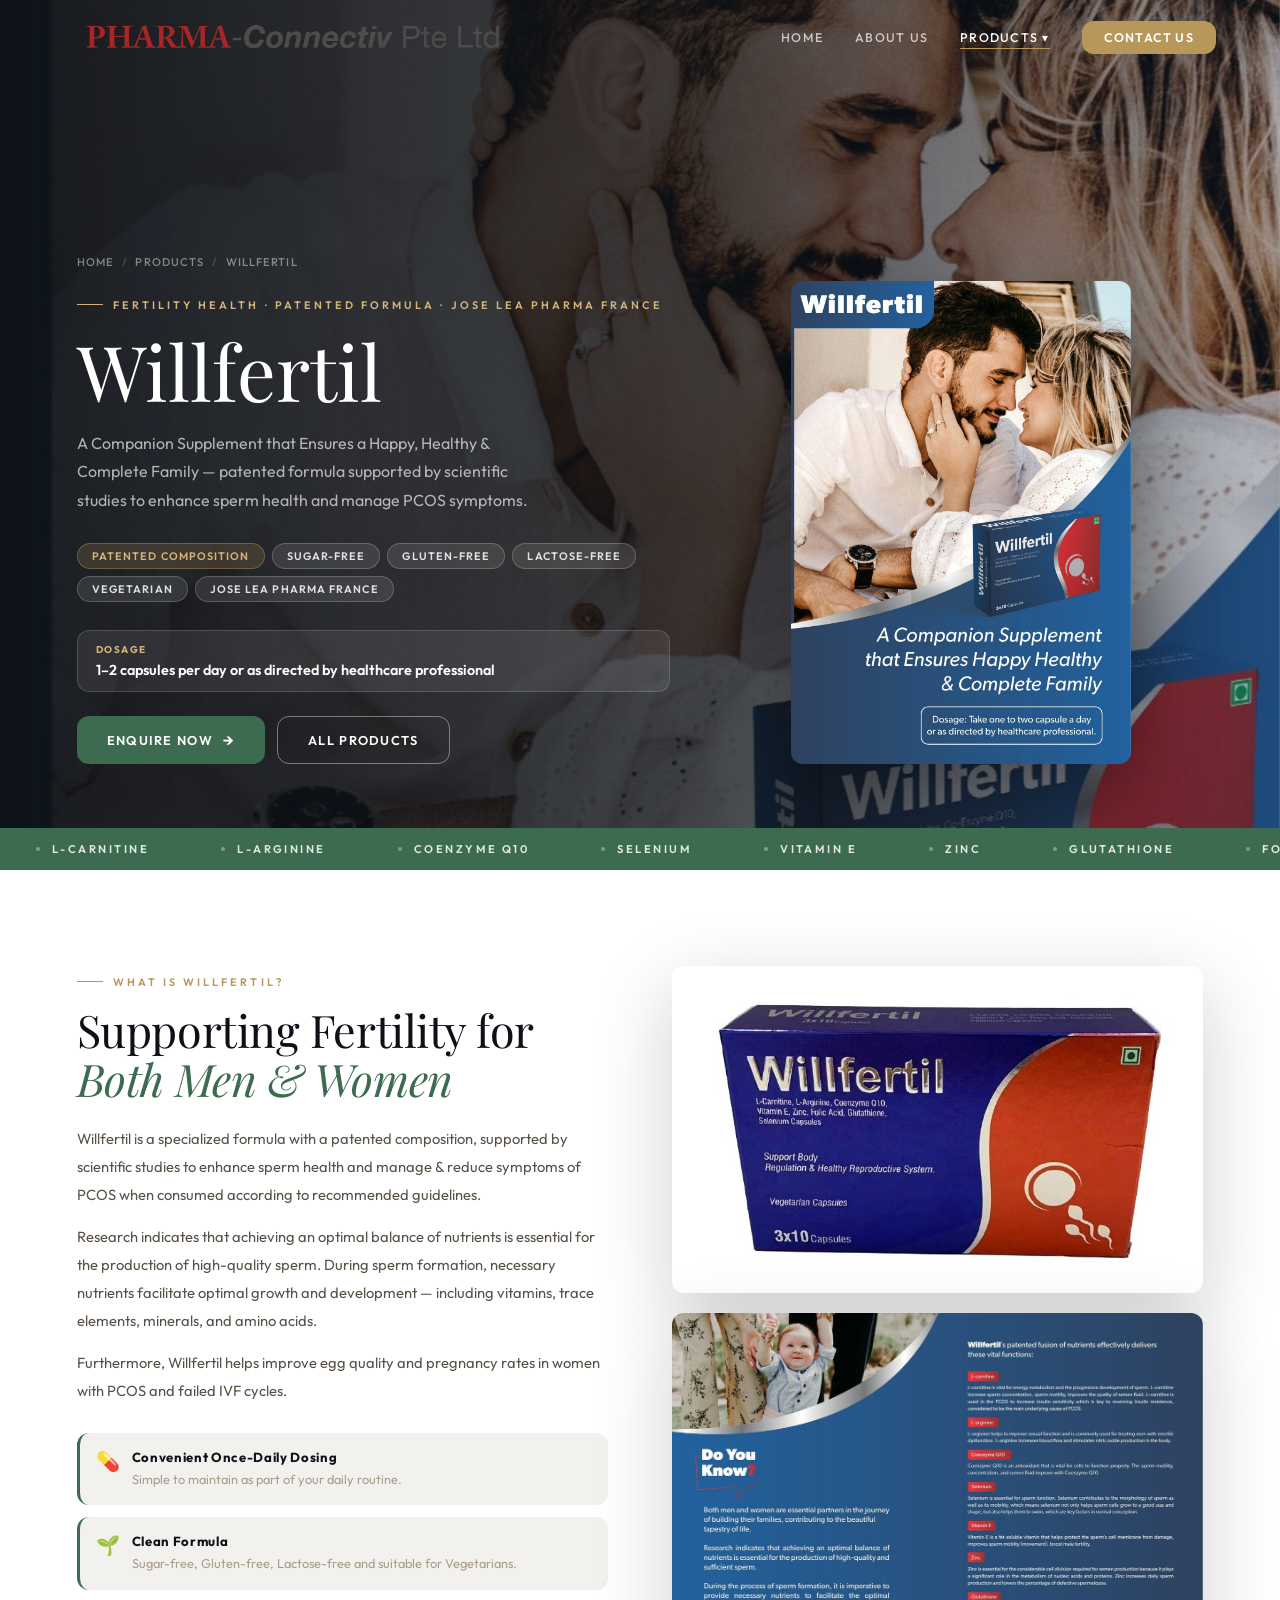
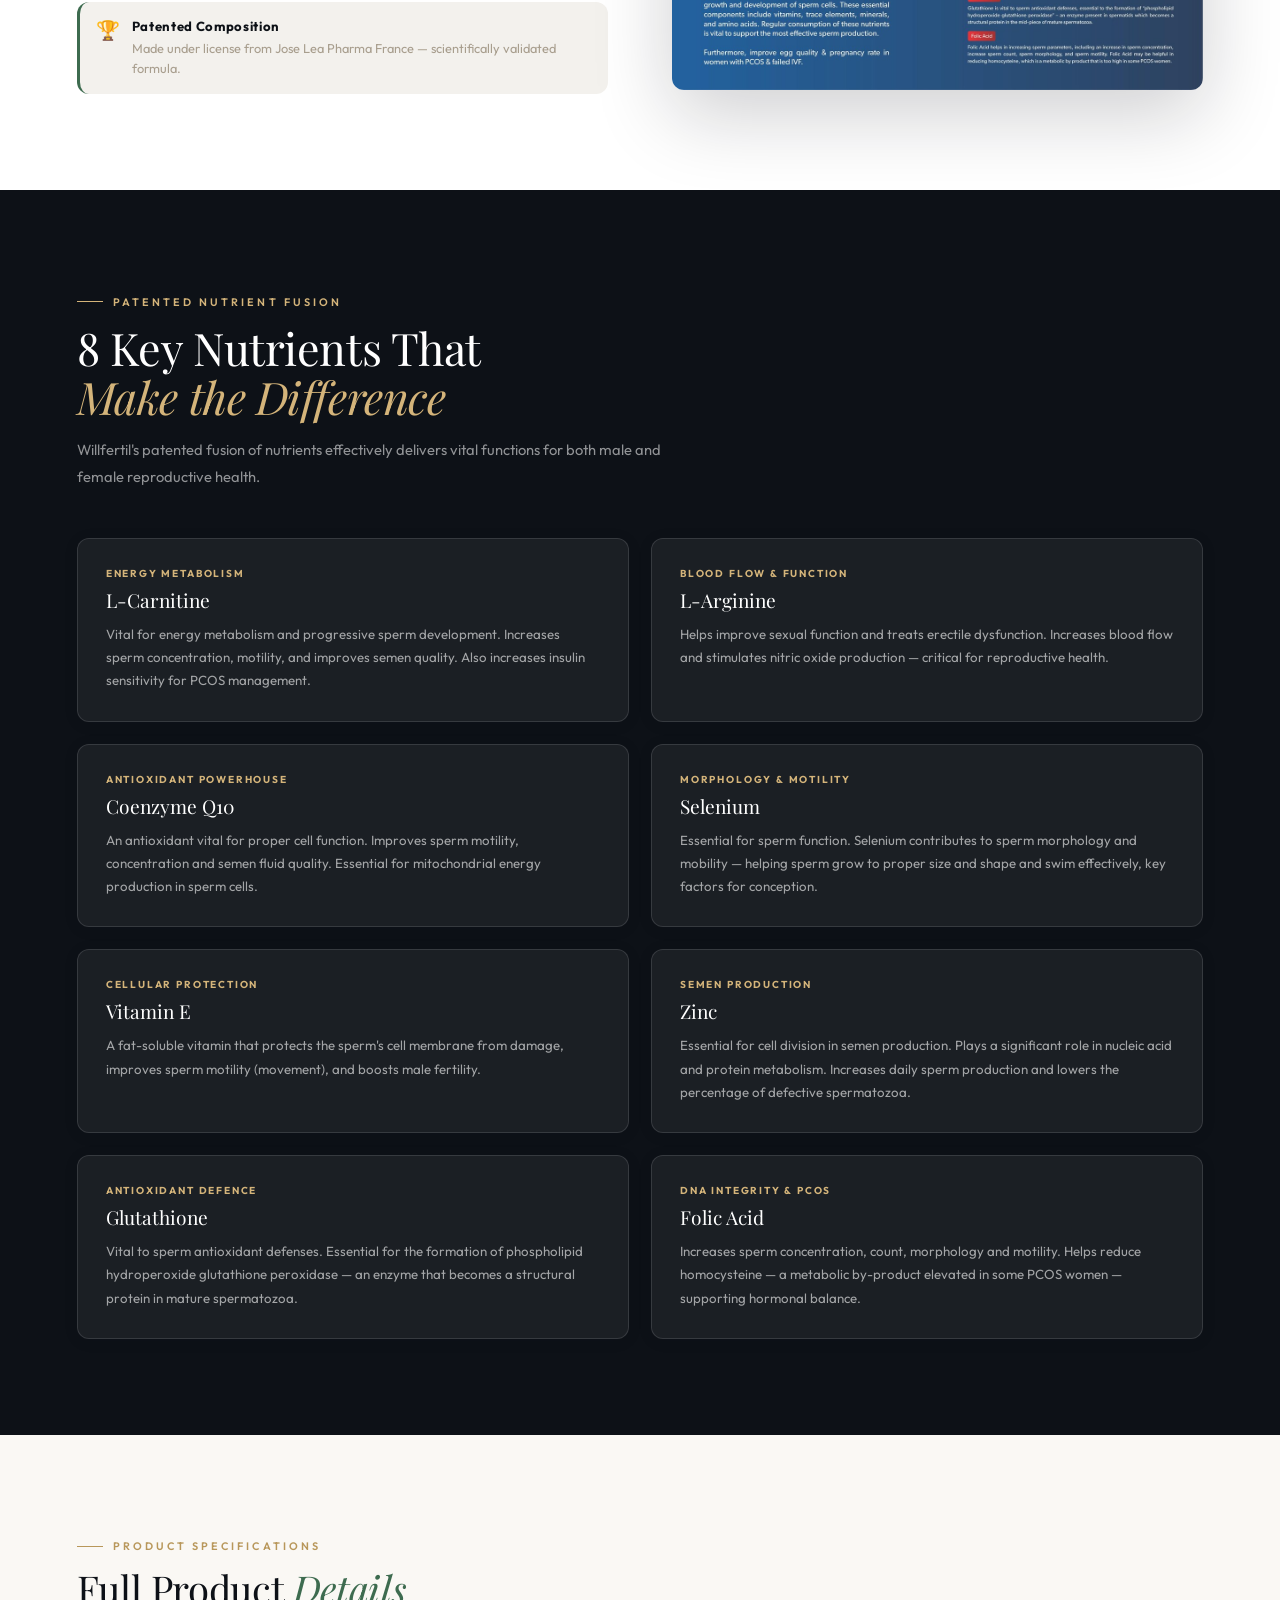
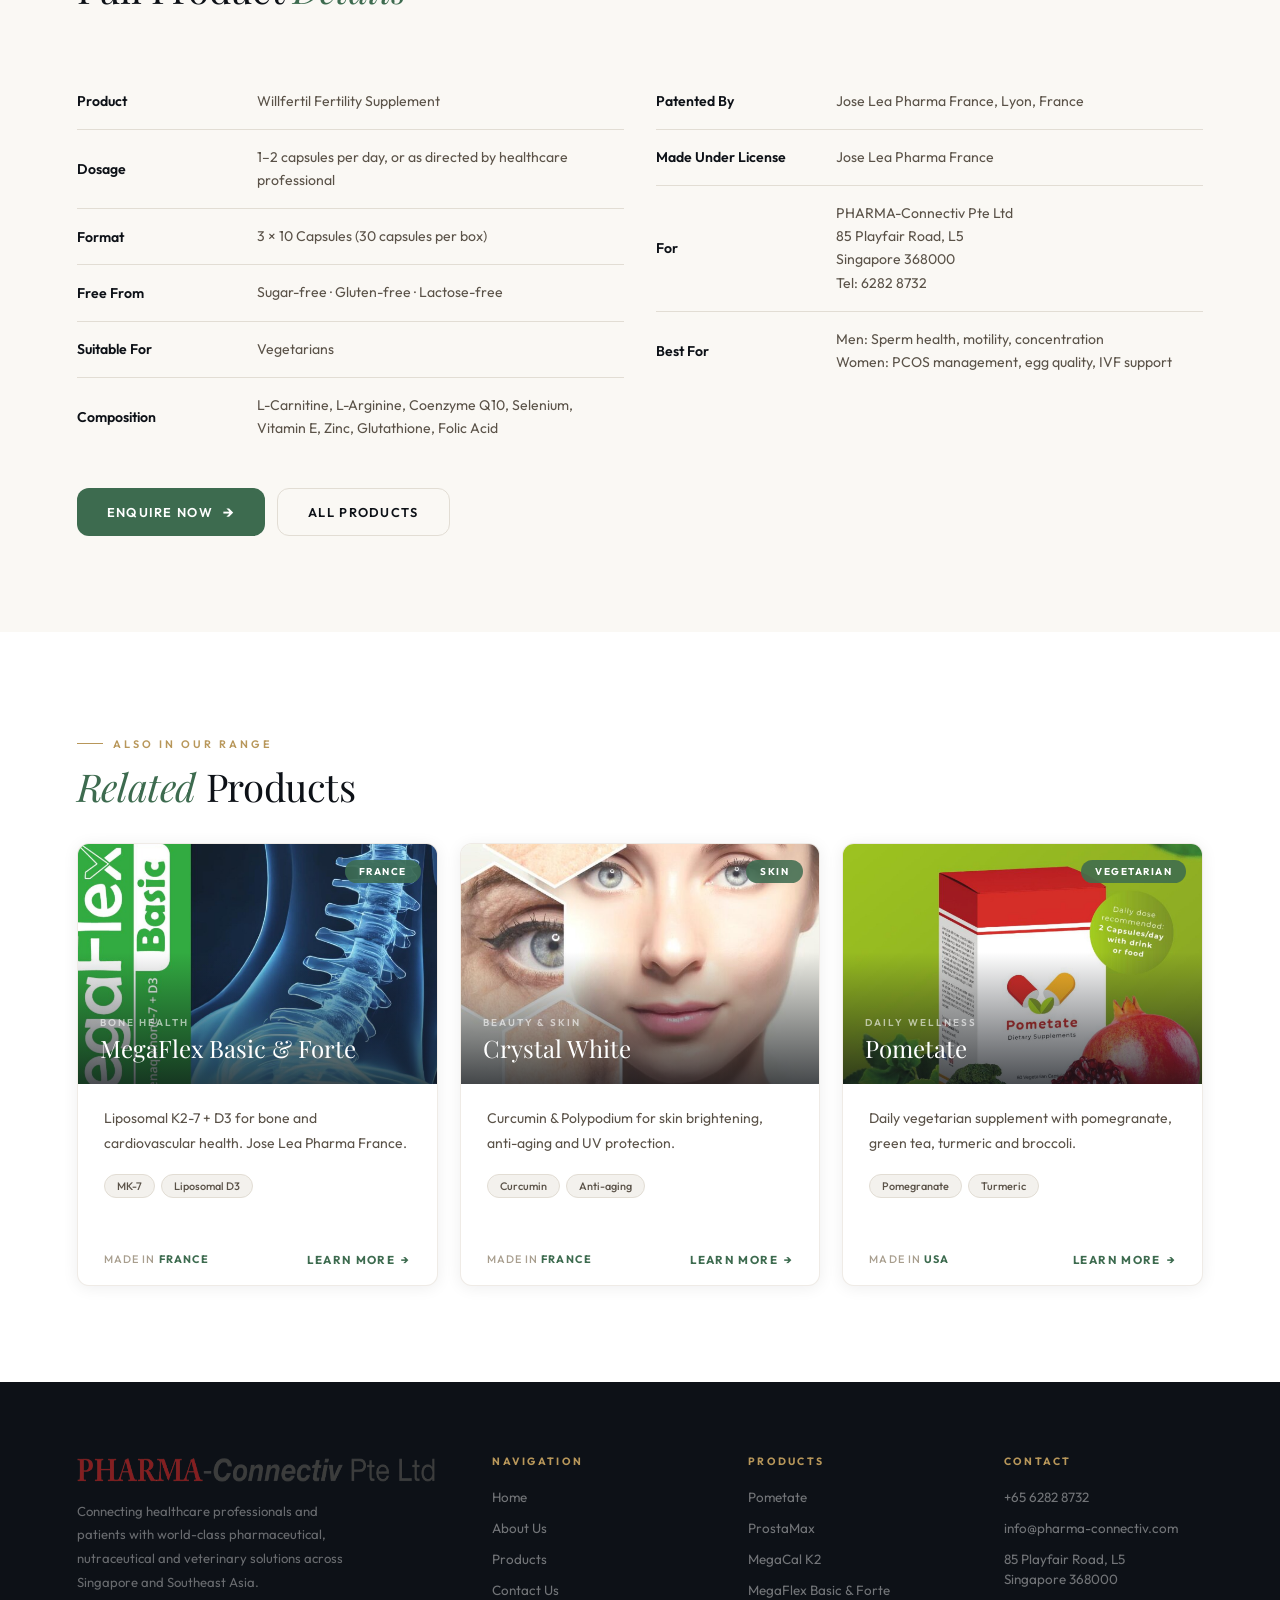
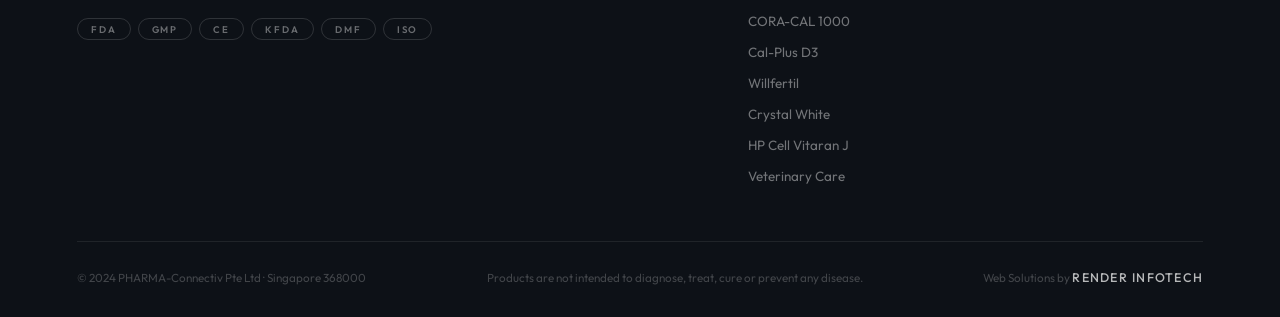
<file: willfertil.html>
<!doctype html>
<html lang="en">
  <head>
    <meta charset="UTF-8" />
    <meta name="viewport" content="width=device-width,initial-scale=1" />
    <title>
      Willfertil — Fertility Supplement | PHARMA-Connectiv Singapore
    </title>
    <meta
      name="description"
      content="Willfertil — patented fertility formula supporting sperm health and PCOS management. L-Carnitine, L-Arginine, CoQ10, Selenium, Zinc, Vitamin E, Folic Acid, Glutathione. Made by Jose Lea Pharma France."
    />
    <link rel="stylesheet" href="css/styles.css" />
    <style>
      .prod-hero {
        padding-top: 72px;
        position: relative;
        min-height: 92vh;
        display: flex;
        align-items: flex-end;
        overflow: hidden;
      }
      .prod-hero-bg {
        position: absolute;
        inset: 0;
        width: 100%;
        height: 100%;
        object-fit: cover;
        transform: scale(1.04);
        animation: hzoom 12s ease-out forwards;
      }
      @keyframes hzoom {
        to {
          transform: scale(1);
        }
      }
      .prod-hero-overlay {
        position: absolute;
        inset: 0;
      }
      .prod-hero-content {
        position: relative;
        z-index: 2;
        padding: 0 6% 64px;
        width: 100%;
        display: grid;
        grid-template-columns: 1.1fr 0.9fr;
        gap: 48px;
        align-items: end;
      }
      .phc-left h1 {
        font-family: "Playfair Display", serif;
        font-size: clamp(2.8rem, 6vw, 5rem);
        font-weight: 400;
        color: #fff;
        line-height: 1.05;
        margin: 18px 0;
      }
      .tagline {
        font-size: 1rem;
        color: rgba(255, 255, 255, 0.65);
        line-height: 1.8;
        max-width: 480px;
        margin-bottom: 28px;
      }
      .phc-pills {
        display: flex;
        flex-wrap: wrap;
        gap: 7px;
        margin-bottom: 28px;
      }
      .phc-pill {
        padding: 5px 14px;
        border-radius: 100px;
        background: rgba(255, 255, 255, 0.1);
        border: 1px solid rgba(255, 255, 255, 0.2);
        backdrop-filter: blur(8px);
        font-size: 0.68rem;
        letter-spacing: 0.1em;
        text-transform: uppercase;
        font-weight: 600;
        color: rgba(255, 255, 255, 0.85);
      }
      .phc-pill.gold {
        background: rgba(184, 151, 90, 0.2);
        border-color: rgba(184, 151, 90, 0.4);
        color: var(--gold-light);
      }
      .phc-right {
        display: flex;
        justify-content: center;
        align-items: flex-end;
      }
      .product-box-img {
        width: 100%;
        max-width: 340px;
        border-radius: 12px;
        box-shadow: 0 32px 80px rgba(0, 0, 0, 0.4);
        animation: floatup 1s 0.4s both;
      }
      @keyframes floatup {
        from {
          opacity: 0;
          transform: translateY(24px);
        }
        to {
          opacity: 1;
          transform: none;
        }
      }
      .phc-cta-row {
        display: flex;
        flex-wrap: wrap;
        gap: 12px;
        margin-top: 24px;
      }
      .phc-cta-row .btn {
        flex-shrink: 0;
        min-width: max-content;
      }
      .ingr-grid {
        display: grid;
        grid-template-columns: repeat(2, 1fr);
        gap: 22px;
        margin-top: 48px;
      }
      .ingr-card {
        background: var(--white);
        border-radius: var(--r);
        padding: 28px;
        border: 1px solid var(--border);
        box-shadow: var(--shadow-sm);
        transition:
          transform 0.3s,
          box-shadow 0.3s;
      }
      .ingr-card:hover {
        transform: translateY(-4px);
        box-shadow: var(--shadow-md);
      }
      .ingr-icon {
        font-size: 2rem;
        margin-bottom: 12px;
      }
      .ingr-compound {
        font-size: 0.63rem;
        letter-spacing: 0.18em;
        text-transform: uppercase;
        font-weight: 700;
        color: var(--gold);
        margin-bottom: 7px;
      }
      .ingr-name {
        font-family: "Playfair Display", serif;
        font-size: 1.2rem;
        font-weight: 400;
        color: var(--ink);
        margin-bottom: 10px;
      }
      .ingr-desc {
        font-size: 0.83rem;
        line-height: 1.75;
        color: var(--grey-4);
      }
      .ingr-benefit {
        margin-top: 12px;
        font-size: 0.8rem;
        color: var(--grey-3);
        line-height: 1.6;
        display: flex;
        align-items: flex-start;
        gap: 7px;
      }
      .ingr-benefit::before {
        content: "✓";
        color: var(--sage);
        font-weight: 700;
        flex-shrink: 0;
      }
      .split-sec {
        display: grid;
        grid-template-columns: 1fr 1fr;
        min-height: 480px;
      }
      .split-img {
        overflow: hidden;
        position: relative;
      }
      .split-img img {
        width: 100%;
        height: 100%;
        object-fit: cover;
      }
      .split-text {
        padding: 72px 56px;
        display: flex;
        flex-direction: column;
        justify-content: center;
      }
      .split-text p {
        font-size: 0.92rem;
        line-height: 1.9;
        color: var(--grey-4);
        margin-bottom: 14px;
      }
      .specs-table {
        width: 100%;
        border-collapse: collapse;
        margin-top: 28px;
      }
      .specs-table tr {
        border-bottom: 1px solid var(--grey-2);
      }
      .specs-table tr:last-child {
        border-bottom: none;
      }
      .specs-table td {
        padding: 16px 0;
        font-size: 0.88rem;
      }
      .specs-table td:first-child {
        font-weight: 600;
        color: var(--ink);
        width: 180px;
      }
      .specs-table td:last-child {
        color: var(--grey-4);
        line-height: 1.65;
      }
      .related-grid {
        display: grid;
        grid-template-columns: repeat(3, 1fr);
        gap: 22px;
        margin-top: 36px;
      }
      .hiw-grid {
        display: grid;
        grid-template-columns: repeat(3, 1fr);
        gap: 20px;
        margin-top: 44px;
      }
      .hiw-card {
        padding: 32px 24px;
        background: rgba(255, 255, 255, 0.05);
        border: 1px solid rgba(255, 255, 255, 0.1);
        border-radius: var(--r);
        text-align: center;
      }
      .hiw-num {
        font-family: "Playfair Display", serif;
        font-size: 2.8rem;
        font-weight: 400;
        color: var(--gold);
        margin-bottom: 12px;
      }
      .hiw-title {
        font-size: 0.82rem;
        font-weight: 700;
        color: #fff;
        text-transform: uppercase;
        letter-spacing: 0.08em;
        margin-bottom: 8px;
      }
      .hiw-desc {
        font-size: 0.8rem;
        line-height: 1.7;
        color: rgba(255, 255, 255, 0.5);
      }
      @media (max-width: 900px) {
        .prod-hero-content {
          grid-template-columns: 1fr;
          padding-bottom: 48px;
        }
        .phc-right {
          display: none;
        }
        .ingr-grid {
          grid-template-columns: 1fr;
        }
        .split-sec {
          grid-template-columns: 1fr;
        }
        .split-img {
          min-height: 300px;
        }
        .split-text {
          padding: 48px 28px;
        }
        .related-grid {
          grid-template-columns: 1fr 1fr;
        }
        .hiw-grid {
          grid-template-columns: 1fr;
        }
      }
      @media (max-width: 600px) {
        .related-grid {
          grid-template-columns: 1fr;
        }
        .phc-left h1 {
          font-size: 2.4rem;
        }
        .phc-cta-row {
          flex-direction: column;
        }
        .phc-cta-row .btn {
          width: 100%;
          justify-content: center;
        }
      }
      .prod-hero-overlay {
        background: linear-gradient(
          to right,
          rgba(13, 17, 23, 0.95) 0%,
          rgba(13, 17, 23, 0.78) 55%,
          rgba(20, 30, 60, 0.3) 100%
        );
      }
      .benefit-list {
        display: flex;
        flex-direction: column;
        gap: 12px;
        margin-top: 28px;
      }
      .bl-item {
        display: flex;
        align-items: flex-start;
        gap: 12px;
        padding: 16px;
        background: var(--grey-1);
        border-radius: var(--r);
        border-left: 3px solid var(--sage);
      }
      .bl-icon {
        font-size: 1.2rem;
        flex-shrink: 0;
      }
      .bl-text h4 {
        font-size: 0.82rem;
        font-weight: 700;
        color: var(--ink);
        margin-bottom: 4px;
        letter-spacing: 0.05em;
      }
      .bl-text p {
        font-size: 0.8rem;
        color: var(--grey-3);
        line-height: 1.6;
      }
    </style>
  </head>
  <body>
    <nav id="navbar">
      <a
        href="index.html"
        class="nav-logo"
        aria-label="PHARMA-Connectiv Pte Ltd"
      >
        <img
          src="assets/images/logo-new.png"
          alt="PHARMA-Connectiv Pte Ltd"
          height="36"
        />
      </a>
      <ul class="nav-links">
        <li><a href="index.html">Home</a></li>
        <li><a href="about.html">About Us</a></li>
        <li class="nav-has-drop">
          <a href="products.html" class="active">Products ▾</a>
          <div class="nav-drop">
            <a href="products.html"
              ><span class="nav-drop-icon">💊</span>All Products</a
            >
            <a href="pometate.html"
              ><span class="nav-drop-icon">🌿</span>Pometate</a
            >
            <a href="prostamax.html"
              ><span class="nav-drop-icon">🛡️</span>ProstaMax</a
            >
            <a href="megacal.html"
              ><span class="nav-drop-icon">🦴</span>MegaCal K2</a
            >
            <a href="megaflex.html"
              ><span class="nav-drop-icon">🔩</span>MegaFlex Basic &amp;
              Forte</a
            >
            <a href="coracal.html"
              ><span class="nav-drop-icon">🧪</span>CORA-CAL 1000</a
            >
            <a href="calplusd3.html"
              ><span class="nav-drop-icon">💧</span>Cal-Plus D3</a
            >
            <a href="willfertil.html"
              ><span class="nav-drop-icon">👫</span>Willfertil</a
            >
            <a href="crystal-white.html"
              ><span class="nav-drop-icon">✨</span>Crystal White</a
            >
            <a href="vitaran.html"
              ><span class="nav-drop-icon">💉</span>HP Cell Vitaran J</a
            >
            <a href="vetcare.html"
              ><span class="nav-drop-icon">🐾</span>Veterinary Care</a
            >
          </div>
        </li>
        <li><a href="contact.html" class="nav-cta">Contact Us</a></li>
      </ul>
      <button class="nav-toggle" id="nav-toggle" aria-label="Menu">
        <span></span><span></span><span></span>
      </button>
    </nav>
    <div class="nav-drawer" id="nav-drawer">
      <a href="index.html">Home</a><a href="about.html">About Us</a
      ><a href="products.html">All Products</a>
      <a href="pometate.html">Pometate</a><a href="prostamax.html">ProstaMax</a
      ><a href="megacal.html">MegaCal K2</a> <a href="megaflex.html">MegaFlex</a
      ><a href="coracal.html">CORA-CAL 1000</a
      ><a href="calplusd3.html">Cal-Plus D3</a
      ><a href="willfertil.html">Willfertil</a>
      <a href="crystal-white.html">Crystal White</a
      ><a href="vitaran.html">HP Cell Vitaran J</a>
      <a href="vetcare.html">Veterinary Care</a>
      <a href="contact.html" class="drawer-cta">Contact Us</a>
    </div>

    <section class="prod-hero">
      <img
        class="prod-hero-bg"
        src="assets/images/willfertil-hero.jpg"
        alt="Willfertil — A Companion Supplement for Happy Healthy &amp; Complete Family"
      />
      <div class="prod-hero-overlay"></div>
      <div class="prod-hero-content">
        <div class="phc-left">
          <div class="breadcrumb" style="margin-bottom: 20px">
            <a href="index.html">Home</a><span class="breadcrumb-sep">/</span
            ><a href="products.html">Products</a
            ><span class="breadcrumb-sep">/</span><span>Willfertil</span>
          </div>
          <div class="eyebrow light">
            Fertility Health · Patented Formula · Jose Lea Pharma France
          </div>
          <h1>Willfertil</h1>
          <p class="tagline">
            A Companion Supplement that Ensures a Happy, Healthy &amp; Complete
            Family — patented formula supported by scientific studies to enhance
            sperm health and manage PCOS symptoms.
          </p>
          <div class="phc-pills">
            <span class="phc-pill gold">Patented Composition</span>
            <span class="phc-pill">Sugar-free</span>
            <span class="phc-pill">Gluten-free</span>
            <span class="phc-pill">Lactose-free</span>
            <span class="phc-pill">Vegetarian</span>
            <span class="phc-pill">Jose Lea Pharma France</span>
          </div>
          <div
            style="
              background: rgba(255, 255, 255, 0.08);
              border: 1px solid rgba(255, 255, 255, 0.15);
              border-radius: var(--r);
              padding: 12px 18px;
              margin-bottom: 24px;
            "
          >
            <div
              style="
                font-size: 0.62rem;
                letter-spacing: 0.15em;
                text-transform: uppercase;
                font-weight: 700;
                color: var(--gold-light);
                margin-bottom: 5px;
              "
            >
              Dosage
            </div>
            <div style="font-size: 0.9rem; font-weight: 600; color: #fff">
              1–2 capsules per day or as directed by healthcare professional
            </div>
          </div>
          <div class="phc-cta-row">
            <a href="contact.html" class="btn btn-sage btn-arrow"
              >Enquire Now</a
            >
            <a href="products.html" class="btn btn-ghost">All Products</a>
          </div>
        </div>
        <div class="phc-right">
          <img
            class="product-box-img"
            src="assets/images/willfertil-1-cropped.jpg"
            alt="Willfertil supplement box — 3x10 capsules"
          />
        </div>
      </div>
    </section>

    <div class="marquee-wrap" aria-hidden="true">
      <div class="marquee-track">
        <span class="marquee-item"
          ><span class="marquee-dot"></span>L-Carnitine</span
        >
        <span class="marquee-item"
          ><span class="marquee-dot"></span>L-Arginine</span
        >
        <span class="marquee-item"
          ><span class="marquee-dot"></span>Coenzyme Q10</span
        >
        <span class="marquee-item"
          ><span class="marquee-dot"></span>Selenium</span
        >
        <span class="marquee-item"
          ><span class="marquee-dot"></span>Vitamin E</span
        >
        <span class="marquee-item"><span class="marquee-dot"></span>Zinc</span>
        <span class="marquee-item"
          ><span class="marquee-dot"></span>Glutathione</span
        >
        <span class="marquee-item"
          ><span class="marquee-dot"></span>Folic Acid</span
        >
        <span class="marquee-item"
          ><span class="marquee-dot"></span>Sperm Health</span
        >
        <span class="marquee-item"
          ><span class="marquee-dot"></span>PCOS Management</span
        >
        <span class="marquee-item"
          ><span class="marquee-dot"></span>Patented Formula</span
        >
        <span class="marquee-item"
          ><span class="marquee-dot"></span>L-Carnitine</span
        >
        <span class="marquee-item"
          ><span class="marquee-dot"></span>L-Arginine</span
        >
        <span class="marquee-item"
          ><span class="marquee-dot"></span>Coenzyme Q10</span
        >
        <span class="marquee-item"
          ><span class="marquee-dot"></span>Selenium</span
        >
        <span class="marquee-item"
          ><span class="marquee-dot"></span>Vitamin E</span
        >
        <span class="marquee-item"><span class="marquee-dot"></span>Zinc</span>
        <span class="marquee-item"
          ><span class="marquee-dot"></span>Glutathione</span
        >
        <span class="marquee-item"
          ><span class="marquee-dot"></span>Folic Acid</span
        >
      </div>
    </div>

    <!-- OVERVIEW -->
    <section class="section" style="background: var(--white)">
      <div
        style="
          display: grid;
          grid-template-columns: 1fr 1fr;
          gap: 64px;
          align-items: start;
        "
      >
        <div>
          <div class="eyebrow reveal">What is Willfertil?</div>
          <h2
            class="display reveal rv1"
            style="font-size: clamp(2rem, 3.5vw, 3rem); margin: 16px 0 22px"
          >
            Supporting Fertility for<br /><em>Both Men &amp; Women</em>
          </h2>
          <p
            class="reveal rv2"
            style="
              font-size: 0.92rem;
              line-height: 1.9;
              color: var(--grey-4);
              margin-bottom: 14px;
            "
          >
            Willfertil is a specialized formula with a patented composition,
            supported by scientific studies to enhance sperm health and manage
            &amp; reduce symptoms of PCOS when consumed according to recommended
            guidelines.
          </p>
          <p
            class="reveal rv2"
            style="
              font-size: 0.92rem;
              line-height: 1.9;
              color: var(--grey-4);
              margin-bottom: 14px;
            "
          >
            Research indicates that achieving an optimal balance of nutrients is
            essential for the production of high-quality sperm. During sperm
            formation, necessary nutrients facilitate optimal growth and
            development — including vitamins, trace elements, minerals, and
            amino acids.
          </p>
          <p
            class="reveal rv2"
            style="font-size: 0.92rem; line-height: 1.9; color: var(--grey-4)"
          >
            Furthermore, Willfertil helps improve egg quality and pregnancy
            rates in women with PCOS and failed IVF cycles.
          </p>
          <div class="benefit-list reveal rv3">
            <div class="bl-item">
              <div class="bl-icon">💊</div>
              <div class="bl-text">
                <h4>Convenient Once-Daily Dosing</h4>
                <p>Simple to maintain as part of your daily routine.</p>
              </div>
            </div>
            <div class="bl-item">
              <div class="bl-icon">🌱</div>
              <div class="bl-text">
                <h4>Clean Formula</h4>
                <p>
                  Sugar-free, Gluten-free, Lactose-free and suitable for
                  Vegetarians.
                </p>
              </div>
            </div>
            <div class="bl-item">
              <div class="bl-icon">🏆</div>
              <div class="bl-text">
                <h4>Patented Composition</h4>
                <p>
                  Made under license from Jose Lea Pharma France —
                  scientifically validated formula.
                </p>
              </div>
            </div>
          </div>
        </div>
        <div>
          <div
            class="reveal rv2"
            style="position: relative; margin-bottom: 20px"
          >
            <img
              src="assets/images/willfertil-bgremoved.jpeg"
              alt="Willfertil — ingredients and benefits for sperm health and PCOS"
              style="
                border-radius: 12px;
                box-shadow: var(--shadow-xl);
                width: 100%;
              "
            />
          </div>
          <div class="reveal rv3" style="position: relative">
            <img
              src="assets/images/willfertil-detail.jpg"
              alt="Willfertil — ingredients and benefits for sperm health and PCOS"
              style="
                border-radius: 12px;
                box-shadow: var(--shadow-xl);
                width: 100%;
              "
            />
          </div>
        </div>
      </div>
    </section>

    <!-- KEY INGREDIENTS (dark) -->
    <section class="section" style="background: var(--ink)">
      <div class="eyebrow light reveal">Patented Nutrient Fusion</div>
      <h2
        class="display reveal rv1"
        style="
          font-size: clamp(2rem, 3.5vw, 3rem);
          color: #fff;
          margin-top: 14px;
        "
      >
        8 Key Nutrients That<br /><span class="gold-em"
          >Make the Difference</span
        >
      </h2>
      <p
        class="reveal rv2"
        style="
          font-size: 0.92rem;
          color: rgba(255, 255, 255, 0.55);
          line-height: 1.85;
          max-width: 620px;
          margin-top: 14px;
        "
      >
        Willfertil's patented fusion of nutrients effectively delivers vital
        functions for both male and female reproductive health.
      </p>
      <div class="ingr-grid" style="margin-top: 48px">
        <div
          class="ingr-card reveal"
          style="
            background: rgba(255, 255, 255, 0.06);
            border-color: rgba(255, 255, 255, 0.12);
          "
        >
          <div class="ingr-compound" style="color: var(--gold-light)">
            Energy Metabolism
          </div>
          <div class="ingr-name" style="color: #fff">L-Carnitine</div>
          <p class="ingr-desc" style="color: rgba(255, 255, 255, 0.6)">
            Vital for energy metabolism and progressive sperm development.
            Increases sperm concentration, motility, and improves semen quality.
            Also increases insulin sensitivity for PCOS management.
          </p>
        </div>
        <div
          class="ingr-card reveal rv1"
          style="
            background: rgba(255, 255, 255, 0.06);
            border-color: rgba(255, 255, 255, 0.12);
          "
        >
          <div class="ingr-compound" style="color: var(--gold-light)">
            Blood Flow &amp; Function
          </div>
          <div class="ingr-name" style="color: #fff">L-Arginine</div>
          <p class="ingr-desc" style="color: rgba(255, 255, 255, 0.6)">
            Helps improve sexual function and treats erectile dysfunction.
            Increases blood flow and stimulates nitric oxide production —
            critical for reproductive health.
          </p>
        </div>
        <div
          class="ingr-card reveal"
          style="
            background: rgba(255, 255, 255, 0.06);
            border-color: rgba(255, 255, 255, 0.12);
          "
        >
          <div class="ingr-compound" style="color: var(--gold-light)">
            Antioxidant Powerhouse
          </div>
          <div class="ingr-name" style="color: #fff">Coenzyme Q10</div>
          <p class="ingr-desc" style="color: rgba(255, 255, 255, 0.6)">
            An antioxidant vital for proper cell function. Improves sperm
            motility, concentration and semen fluid quality. Essential for
            mitochondrial energy production in sperm cells.
          </p>
        </div>
        <div
          class="ingr-card reveal rv1"
          style="
            background: rgba(255, 255, 255, 0.06);
            border-color: rgba(255, 255, 255, 0.12);
          "
        >
          <div class="ingr-compound" style="color: var(--gold-light)">
            Morphology &amp; Motility
          </div>
          <div class="ingr-name" style="color: #fff">Selenium</div>
          <p class="ingr-desc" style="color: rgba(255, 255, 255, 0.6)">
            Essential for sperm function. Selenium contributes to sperm
            morphology and mobility — helping sperm grow to proper size and
            shape and swim effectively, key factors for conception.
          </p>
        </div>
        <div
          class="ingr-card reveal"
          style="
            background: rgba(255, 255, 255, 0.06);
            border-color: rgba(255, 255, 255, 0.12);
          "
        >
          <div class="ingr-compound" style="color: var(--gold-light)">
            Cellular Protection
          </div>
          <div class="ingr-name" style="color: #fff">Vitamin E</div>
          <p class="ingr-desc" style="color: rgba(255, 255, 255, 0.6)">
            A fat-soluble vitamin that protects the sperm's cell membrane from
            damage, improves sperm motility (movement), and boosts male
            fertility.
          </p>
        </div>
        <div
          class="ingr-card reveal rv1"
          style="
            background: rgba(255, 255, 255, 0.06);
            border-color: rgba(255, 255, 255, 0.12);
          "
        >
          <div class="ingr-compound" style="color: var(--gold-light)">
            Semen Production
          </div>
          <div class="ingr-name" style="color: #fff">Zinc</div>
          <p class="ingr-desc" style="color: rgba(255, 255, 255, 0.6)">
            Essential for cell division in semen production. Plays a significant
            role in nucleic acid and protein metabolism. Increases daily sperm
            production and lowers the percentage of defective spermatozoa.
          </p>
        </div>
        <div
          class="ingr-card reveal"
          style="
            background: rgba(255, 255, 255, 0.06);
            border-color: rgba(255, 255, 255, 0.12);
          "
        >
          <div class="ingr-compound" style="color: var(--gold-light)">
            Antioxidant Defence
          </div>
          <div class="ingr-name" style="color: #fff">Glutathione</div>
          <p class="ingr-desc" style="color: rgba(255, 255, 255, 0.6)">
            Vital to sperm antioxidant defenses. Essential for the formation of
            phospholipid hydroperoxide glutathione peroxidase — an enzyme that
            becomes a structural protein in mature spermatozoa.
          </p>
        </div>
        <div
          class="ingr-card reveal rv1"
          style="
            background: rgba(255, 255, 255, 0.06);
            border-color: rgba(255, 255, 255, 0.12);
          "
        >
          <div class="ingr-compound" style="color: var(--gold-light)">
            DNA Integrity &amp; PCOS
          </div>
          <div class="ingr-name" style="color: #fff">Folic Acid</div>
          <p class="ingr-desc" style="color: rgba(255, 255, 255, 0.6)">
            Increases sperm concentration, count, morphology and motility. Helps
            reduce homocysteine — a metabolic by-product elevated in some PCOS
            women — supporting hormonal balance.
          </p>
        </div>
      </div>
    </section>

    <!-- SPECS -->
    <section class="section" style="background: var(--cream)">
      <div class="eyebrow reveal">Product Specifications</div>
      <h2
        class="display reveal rv1"
        style="font-size: clamp(1.9rem, 3vw, 2.6rem); margin-top: 14px"
      >
        Full Product <em>Details</em>
      </h2>
      <div
        style="
          display: grid;
          grid-template-columns: 1fr 1fr;
          gap: 32px;
          margin-top: 36px;
        "
        class="reveal rv2"
      >
        <div>
          <table class="specs-table">
            <tr>
              <td>Product</td>
              <td>Willfertil Fertility Supplement</td>
            </tr>
            <tr>
              <td>Dosage</td>
              <td>
                1–2 capsules per day, or as directed by healthcare professional
              </td>
            </tr>
            <tr>
              <td>Format</td>
              <td>3 × 10 Capsules (30 capsules per box)</td>
            </tr>
            <tr>
              <td>Free From</td>
              <td>Sugar-free · Gluten-free · Lactose-free</td>
            </tr>
            <tr>
              <td>Suitable For</td>
              <td>Vegetarians</td>
            </tr>
            <tr>
              <td>Composition</td>
              <td>
                L-Carnitine, L-Arginine, Coenzyme Q10, Selenium, Vitamin E,
                Zinc, Glutathione, Folic Acid
              </td>
            </tr>
          </table>
        </div>
        <div>
          <table class="specs-table">
            <tr>
              <td>Patented By</td>
              <td>Jose Lea Pharma France, Lyon, France</td>
            </tr>
            <tr>
              <td>Made Under License</td>
              <td>Jose Lea Pharma France</td>
            </tr>
            <tr>
              <td>For</td>
              <td>
                PHARMA-Connectiv Pte Ltd<br />85 Playfair Road, L5<br />Singapore
                368000<br />Tel: 6282 8732
              </td>
            </tr>
            <tr>
              <td>Best For</td>
              <td>
                Men: Sperm health, motility, concentration<br />Women: PCOS
                management, egg quality, IVF support
              </td>
            </tr>
          </table>
        </div>
      </div>
      <div
        class="reveal rv3"
        style="margin-top: 32px; display: flex; gap: 12px; flex-wrap: wrap"
      >
        <a href="contact.html" class="btn btn-sage btn-arrow">Enquire Now</a>
        <a href="products.html" class="btn btn-outline">All Products</a>
      </div>
    </section>

    <!-- RELATED -->
    <section class="section" style="background: var(--white)">
      <div class="eyebrow reveal">Also in Our Range</div>
      <h2
        class="display reveal rv1"
        style="font-size: clamp(1.9rem, 3vw, 2.6rem); margin-top: 14px"
      >
        <em>Related</em> Products
      </h2>
      <div class="related-grid">
        <a href="megaflex.html" class="pcard reveal"
          ><div class="pcard-img">
            <img
              src="assets/images/megaflex-basic-hero.jpg"
              alt="MegaFlex"
              loading="lazy"
            />
            <div class="pcard-gradient"></div>
            <span class="pcard-badge badge-green">France</span>
            <div class="pcard-overlay-text">
              <div class="pcard-cat">Bone Health</div>
              <div class="pcard-name">MegaFlex Basic &amp; Forte</div>
            </div>
          </div>
          <div class="pcard-body">
            <p>
              Liposomal K2-7 + D3 for bone and cardiovascular health. Jose Lea
              Pharma France.
            </p>
            <div class="tag-row">
              <span class="tag">MK-7</span><span class="tag">Liposomal D3</span>
            </div>
          </div>
          <div class="pcard-foot">
            <div class="pcard-origin">Made in <strong>France</strong></div>
            <span class="pcard-link">Learn More</span>
          </div></a
        >
        <a href="crystal-white.html" class="pcard reveal rv1"
          ><div class="pcard-img">
            <img
              src="assets/images/crystal-white-card.jpg"
              alt="Crystal White"
              loading="lazy"
            />
            <div class="pcard-gradient"></div>
            <span class="pcard-badge badge-green">Skin</span>
            <div class="pcard-overlay-text">
              <div class="pcard-cat">Beauty &amp; Skin</div>
              <div class="pcard-name">Crystal White</div>
            </div>
          </div>
          <div class="pcard-body">
            <p>
              Curcumin &amp; Polypodium for skin brightening, anti-aging and UV
              protection.
            </p>
            <div class="tag-row">
              <span class="tag">Curcumin</span
              ><span class="tag">Anti-aging</span>
            </div>
          </div>
          <div class="pcard-foot">
            <div class="pcard-origin">Made in <strong>France</strong></div>
            <span class="pcard-link">Learn More</span>
          </div></a
        >
        <a href="pometate.html" class="pcard reveal rv2"
          ><div class="pcard-img">
            <img
              src="assets/images/home-pometate-wide.jpg"
              alt="Pometate"
              loading="lazy"
            />
            <div class="pcard-gradient"></div>
            <span class="pcard-badge badge-green">Vegetarian</span>
            <div class="pcard-overlay-text">
              <div class="pcard-cat">Daily Wellness</div>
              <div class="pcard-name">Pometate</div>
            </div>
          </div>
          <div class="pcard-body">
            <p>
              Daily vegetarian supplement with pomegranate, green tea, turmeric
              and broccoli.
            </p>
            <div class="tag-row">
              <span class="tag">Pomegranate</span
              ><span class="tag">Turmeric</span>
            </div>
          </div>
          <div class="pcard-foot">
            <div class="pcard-origin">Made in <strong>USA</strong></div>
            <span class="pcard-link">Learn More</span>
          </div></a
        >
      </div>
    </section>

    <footer>
      <div class="footer-top">
        <div>
          <img
            src="assets/images/footer-logo-new.png"
            alt="PHARMA-Connectiv Pte Ltd"
            class="f-logo-img"
          />
          <p class="f-brand-desc">
            Connecting healthcare professionals and patients with world-class
            pharmaceutical, nutraceutical and veterinary solutions across
            Singapore and Southeast Asia.
          </p>
          <div class="f-certs">
            <span class="f-cert">FDA</span><span class="f-cert">GMP</span
            ><span class="f-cert">CE</span><span class="f-cert">KFDA</span
            ><span class="f-cert">DMF</span><span class="f-cert">ISO</span>
          </div>
        </div>
        <div class="fcol">
          <h5>Navigation</h5>
          <ul>
            <li><a href="index.html">Home</a></li>
            <li><a href="about.html">About Us</a></li>
            <li><a href="products.html">Products</a></li>
            <li><a href="contact.html">Contact Us</a></li>
          </ul>
        </div>
        <div class="fcol">
          <h5>Products</h5>
          <ul>
            <li><a href="pometate.html">Pometate</a></li>
            <li><a href="prostamax.html">ProstaMax</a></li>
            <li><a href="megacal.html">MegaCal K2</a></li>
            <li><a href="megaflex.html">MegaFlex Basic &amp; Forte</a></li>
            <li><a href="coracal.html">CORA-CAL 1000</a></li>
            <li><a href="calplusd3.html">Cal-Plus D3</a></li>
            <li><a href="willfertil.html">Willfertil</a></li>
            <li><a href="crystal-white.html">Crystal White</a></li>
            <li><a href="vitaran.html">HP Cell Vitaran J</a></li>
            <li><a href="vetcare.html">Veterinary Care</a></li>
          </ul>
        </div>
        <div class="fcol">
          <h5>Contact</h5>
          <ul>
            <li><a href="tel:+6562828732">+65 6282 8732</a></li>
            <li>
              <a href="mailto:info@pharma-connectiv.com"
                >info@pharma-connectiv.com</a
              >
            </li>
            <li>
              <a href="contact.html"
                >85 Playfair Road, L5<br />Singapore 368000</a
              >
            </li>
          </ul>
        </div>
      </div>
      <div class="footer-bottom nav-links">
        <p>&copy; 2024 PHARMA-Connectiv Pte Ltd &middot; Singapore 368000</p>
        <p>
          Products are not intended to diagnose, treat, cure or prevent any
          disease.
        </p>
        <p>
          Web Solutions by
          <a href="https://www.renderinfotech.com/" target="_blank"
            >Render Infotech</a
          >
        </p>
      </div>
    </footer>
    <script src="js/main.js"></script>
  </body>
</html>
</file>
<file: css/styles.css>
/* ================================================================
   PHARMA-Connectiv · Shared Stylesheet
   ================================================================ */
@import url("https://fonts.googleapis.com/css2?family=Playfair+Display:ital,wght@0,400;0,500;0,700;1,400;1,500&family=Outfit:wght@200;300;400;500;600;700&display=swap");

:root {
  --ink: #0d1117;
  --brand-red: #8b1a1a;
  --brand-red-l: #b02020;
  --sage: #3d6b4f;
  --sage-light: #5a9470;
  --sage-pale: #e4ede7;
  --gold: #b8975a;
  --gold-light: #d4b47a;
  --gold-pale: #f6efe0;
  --cream: #faf8f4;
  --grey-1: #f3f1ed;
  --grey-2: #e2ddd4;
  --grey-3: #a89e8e;
  --grey-4: #5a5248;
  --white: #ffffff;
  --border: rgba(180, 165, 140, 0.22);
  --shadow-sm: 0 2px 16px rgba(13, 17, 23, 0.07);
  --shadow-md: 0 8px 40px rgba(13, 17, 23, 0.13);
  --shadow-xl: 0 24px 80px rgba(13, 17, 23, 0.2);
  --r: 12px;
}

*,
*::before,
*::after {
  margin: 0;
  padding: 0;
  box-sizing: border-box;
}
html {
  scroll-behavior: smooth;
}
body {
  font-family: "Outfit", sans-serif;
  background: var(--cream);
  color: var(--ink);
  overflow-x: hidden;
  -webkit-font-smoothing: antialiased;
}
img {
  display: block;
  max-width: 100%;
}
a {
  text-decoration: none;
  color: inherit;
}
button {
  cursor: pointer;
  font-family: "Outfit", sans-serif;
}

.reveal {
  opacity: 0;
  transform: translateY(36px);
  transition:
    opacity 0.7s ease,
    transform 0.7s ease;
}
.reveal.visible {
  opacity: 1;
  transform: none;
}
.rv1 {
  transition-delay: 0.1s;
}
.rv2 {
  transition-delay: 0.2s;
}
.rv3 {
  transition-delay: 0.3s;
}
.rv4 {
  transition-delay: 0.4s;
}

.eyebrow {
  display: inline-flex;
  align-items: center;
  gap: 10px;
  font-size: 0.68rem;
  letter-spacing: 0.28em;
  text-transform: uppercase;
  font-weight: 600;
  color: var(--gold);
}
.eyebrow::before {
  content: "";
  width: 26px;
  height: 1px;
  background: var(--gold);
  flex-shrink: 0;
}
.eyebrow.light {
  color: var(--gold-light);
}
.eyebrow.light::before {
  background: var(--gold-light);
}
.eyebrow.sage {
  color: var(--sage);
}
.eyebrow.sage::before {
  background: var(--sage);
}

.display {
  font-family: "Playfair Display", serif;
  font-weight: 400;
  line-height: 1.1;
  letter-spacing: -0.01em;
}
em {
  font-style: italic;
  color: var(--sage);
}
.gold-em {
  font-style: italic;
  color: var(--gold-light);
}

.btn {
  display: inline-flex;
  align-items: center;
  gap: 10px;
  padding: 14px 30px;
  border-radius: var(--r);
  font-size: 0.8rem;
  font-weight: 600;
  letter-spacing: 0.1em;
  text-transform: uppercase;
  transition: all 0.3s;
  border: none;
  white-space: nowrap;
  font-family: "Outfit", sans-serif;
}
.btn-sage {
  background: var(--sage);
  color: #fff;
}
.btn-sage:hover {
  background: var(--sage-light);
  transform: translateY(-2px);
  box-shadow: 0 8px 28px rgba(61, 107, 79, 0.35);
}
.btn-gold {
  background: var(--gold);
  color: #fff;
}
.btn-gold:hover {
  background: var(--gold-light);
  transform: translateY(-2px);
  box-shadow: 0 8px 28px rgba(184, 151, 90, 0.35);
}
.btn-outline {
  background: transparent;
  color: var(--ink);
  border: 1.5px solid var(--grey-2);
}
.btn-outline:hover {
  border-color: var(--sage);
  color: var(--sage);
}
.btn-ghost {
  background: transparent;
  color: #fff;
  border: 1.5px solid rgba(255, 255, 255, 0.4);
}
.btn-ghost:hover {
  background: rgba(255, 255, 255, 0.1);
  border-color: #fff;
}
.btn-arrow::after {
  content: "→";
  font-size: 1rem;
}

.section {
  padding: 96px 6%;
}
.section-sm {
  padding: 64px 6%;
}

/* ── NAVBAR ── */
#navbar {
  position: fixed;
  top: 0;
  left: 0;
  right: 0;
  z-index: 300;
  height: 72px;
  display: flex;
  align-items: center;
  justify-content: space-between;
  padding: 0 5%;
  transition:
    background 0.4s,
    box-shadow 0.4s;
}
#navbar.scrolled,
#navbar.solid {
  background: rgba(13, 17, 23, 0.97);
  backdrop-filter: blur(20px);
  box-shadow: 0 1px 0 rgba(255, 255, 255, 0.07);
}

.nav-logo {
  /* display: flex;
  flex-direction: column;
  line-height: 1;
  text-decoration: none; */
  display: flex;
  align-items: center;
  text-decoration: none;
  line-height: 1;
}
.nav-logo img {
  height: 90px;
  width: auto;
  /* filter: brightness(0) invert(1); */
  transition: opacity 0.3s;
}
.nav-logo img:hover {
  opacity: 0.85;
}
/* Fallback text logo */
.nav-logo-main {
  font-family: "Playfair Display", serif;
  font-size: 1.18rem;
  font-weight: 500;
  color: #fff;
}
.nav-logo-main span {
  color: var(--gold);
}
.nav-logo-sub {
  font-size: 0.58rem;
  letter-spacing: 0.24em;
  text-transform: uppercase;
  color: rgba(255, 255, 255, 0.38);
  margin-top: 3px;
}

/* Footer logo */
.f-logo-img {
  height: 32px;
  width: auto;
  /* filter: brightness(0) invert(1); */
  opacity: 0.75;
}
.f-logo-img:hover {
  opacity: 1;
}

.nav-links {
  display: flex;
  align-items: center;
  gap: 32px;
  list-style: none;
}
.nav-links a {
  font-size: 0.78rem;
  letter-spacing: 0.1em;
  text-transform: uppercase;
  font-weight: 500;
  color: rgba(255, 255, 255, 0.7);
  transition: color 0.3s;
  position: relative;
}
.nav-links a::after {
  content: "";
  position: absolute;
  bottom: -4px;
  left: 0;
  width: 0;
  height: 1.5px;
  background: var(--gold);
  transition: width 0.3s;
}
.nav-links a:hover,
.nav-links a.active {
  color: #fff;
}
.nav-links a:hover::after,
.nav-links a.active::after {
  width: 100%;
}
.nav-cta {
  padding: 9px 22px !important;
  background: var(--gold);
  border-radius: var(--r);
  color: #fff !important;
  font-weight: 600 !important;
}
.nav-cta::after {
  display: none !important;
}
.nav-cta:hover {
  background: var(--gold-light) !important;
}

.nav-has-drop {
  position: relative;
}
.nav-drop {
  display: none;
  position: absolute;
  top: 100%;
  left: -20px;
  margin-top: 16px;
  background: rgba(13, 17, 23, 0.97);
  backdrop-filter: blur(20px);
  border: 1px solid rgba(255, 255, 255, 0.1);
  border-radius: var(--r);
  padding: 10px 0;
  min-width: 230px;
  box-shadow: var(--shadow-xl);
}
.nav-has-drop:hover .nav-drop {
  display: block;
}
.nav-has-drop::after {
  content: "";
  position: absolute;
  top: 100%;
  left: -20px;
  width: calc(100% + 40px);
  height: 16px;
}
.nav-drop a {
  display: flex;
  align-items: center;
  gap: 10px;
  padding: 11px 20px;
  font-size: 0.8rem;
  letter-spacing: 0.04em;
  color: rgba(255, 255, 255, 0.68);
  transition:
    background 0.2s,
    color 0.2s;
  text-transform: none;
  font-weight: 400;
  border: none !important;
  background: transparent !important;
}
.nav-drop a::after {
  display: none !important;
}
.nav-drop a:hover {
  background: rgba(255, 255, 255, 0.06) !important;
  color: #fff !important;
}
.nav-drop-icon {
  font-size: 1rem;
  width: 22px;
  text-align: center;
}

.nav-toggle {
  display: none;
  flex-direction: column;
  gap: 5px;
  background: none;
  border: none;
  padding: 6px;
}
.nav-toggle span {
  display: block;
  width: 24px;
  height: 2px;
  background: #fff;
  border-radius: 2px;
  transition: all 0.3s;
}
.nav-toggle.open span:nth-child(1) {
  transform: rotate(45deg) translate(5px, 5px);
}
.nav-toggle.open span:nth-child(2) {
  opacity: 0;
}
.nav-toggle.open span:nth-child(3) {
  transform: rotate(-45deg) translate(5px, -5px);
}

.nav-drawer {
  display: none;
  position: fixed;
  top: 72px;
  left: 0;
  right: 0;
  bottom: 0;
  background: rgba(13, 17, 23, 0.98);
  z-index: 299;
  overflow-y: auto;
  padding: 8px 5% 48px;
  flex-direction: column;
}
.nav-drawer.open {
  display: flex;
}
.nav-drawer a {
  display: block;
  padding: 15px 0;
  font-size: 0.88rem;
  letter-spacing: 0.1em;
  text-transform: uppercase;
  font-weight: 500;
  color: rgba(255, 255, 255, 0.72);
  border-bottom: 1px solid rgba(255, 255, 255, 0.07);
  transition: color 0.2s;
}
.nav-drawer a:hover {
  color: var(--gold-light);
}
.nav-drawer .drawer-cta {
  margin-top: 24px;
  display: inline-flex;
  background: var(--gold);
  color: #fff;
  padding: 14px 28px;
  border-radius: var(--r);
  font-size: 0.8rem;
  border: none;
  text-transform: uppercase;
  font-weight: 600;
  letter-spacing: 0.1em;
  width: fit-content;
  text-decoration: none;
}

/* ── MARQUEE ── */
.marquee-wrap {
  background: var(--sage);
  overflow: hidden;
  padding: 14px 0;
}
.marquee-track {
  display: flex;
  white-space: nowrap;
  animation: marquee 30s linear infinite;
}
.marquee-item {
  display: inline-flex;
  align-items: center;
  gap: 12px;
  padding: 0 36px;
  font-size: 0.7rem;
  letter-spacing: 0.22em;
  text-transform: uppercase;
  font-weight: 600;
  color: rgba(255, 255, 255, 0.85);
}
.marquee-dot {
  width: 4px;
  height: 4px;
  border-radius: 50%;
  background: rgba(255, 255, 255, 0.35);
  flex-shrink: 0;
}
@keyframes marquee {
  from {
    transform: translateX(0);
  }
  to {
    transform: translateX(-50%);
  }
}

/* ── PAGE HERO (inner pages) ── */
.page-hero {
  padding-top: 72px;
  position: relative;
  overflow: hidden;
  min-height: 440px;
  display: flex;
  align-items: flex-end;
}
.page-hero-img {
  position: absolute;
  inset: 0;
  width: 100%;
  height: 100%;
  object-fit: cover;
}
.page-hero-overlay {
  position: absolute;
  inset: 0;
  background: linear-gradient(
    to top,
    rgba(13, 17, 23, 0.9) 0%,
    rgba(13, 17, 23, 0.55) 45%,
    rgba(13, 17, 23, 0.25) 100%
  );
}
.page-hero-content {
  position: relative;
  z-index: 2;
  padding: 0 6% 60px;
  width: 100%;
}
.page-hero-content h1 {
  color: #fff;
  margin: 14px 0 16px;
  font-family: "Playfair Display", serif;
  font-weight: 400;
}
.page-hero-content p {
  font-size: 1rem;
  line-height: 1.8;
  color: rgba(255, 255, 255, 0.6);
  max-width: 540px;
}

.breadcrumb {
  display: flex;
  align-items: center;
  gap: 8px;
  font-size: 0.7rem;
  letter-spacing: 0.1em;
  text-transform: uppercase;
  font-weight: 500;
  color: rgba(255, 255, 255, 0.45);
}
.breadcrumb a {
  color: rgba(255, 255, 255, 0.45);
  transition: color 0.2s;
}
.breadcrumb a:hover {
  color: var(--gold-light);
}
.breadcrumb-sep {
  color: rgba(255, 255, 255, 0.2);
}

/* ── PRODUCT CARDS ── */
.products-grid {
  display: grid;
  grid-template-columns: repeat(auto-fill, minmax(320px, 1fr));
  gap: 28px;
}
.pcard {
  background: var(--white);
  border-radius: 12px;
  overflow: hidden;
  box-shadow: var(--shadow-sm);
  border: 1px solid var(--border);
  transition:
    transform 0.35s cubic-bezier(0.22, 0.68, 0, 1.2),
    box-shadow 0.35s;
  cursor: pointer;
}
.pcard:hover {
  transform: translateY(-8px);
  box-shadow: var(--shadow-xl);
}
.pcard-img {
  height: 240px;
  position: relative;
  overflow: hidden;
}
.pcard-img img {
  width: 100%;
  height: 100%;
  object-fit: cover;
  transition: transform 0.6s ease;
}
.pcard:hover .pcard-img img {
  transform: scale(1.06);
}
.pcard-gradient {
  position: absolute;
  inset: 0;
  background: linear-gradient(
    to top,
    rgba(13, 17, 23, 0.75) 0%,
    transparent 55%
  );
}
.pcard-badge {
  position: absolute;
  top: 16px;
  right: 16px;
  padding: 5px 14px;
  border-radius: 100px;
  font-size: 0.62rem;
  letter-spacing: 0.15em;
  text-transform: uppercase;
  font-weight: 700;
  backdrop-filter: blur(10px);
}
.badge-green {
  background: rgba(61, 107, 79, 0.85);
  color: #fff;
}
.badge-amber {
  background: rgba(184, 151, 90, 0.85);
  color: #fff;
}
.badge-navy {
  background: rgba(13, 17, 23, 0.85);
  color: var(--gold);
  border: 1px solid rgba(184, 151, 90, 0.4);
}
.badge-teal {
  background: rgba(30, 100, 110, 0.85);
  color: #fff;
}
.pcard-overlay-text {
  position: absolute;
  bottom: 0;
  left: 0;
  right: 0;
  padding: 20px 22px;
}
.pcard-cat {
  font-size: 0.62rem;
  letter-spacing: 0.2em;
  text-transform: uppercase;
  font-weight: 600;
  color: rgba(255, 255, 255, 0.6);
  margin-bottom: 3px;
}
.pcard-name {
  font-family: "Playfair Display", serif;
  font-size: 1.5rem;
  color: #fff;
  font-weight: 400;
}
.pcard-body {
  padding: 22px 26px;
}
.pcard-body p {
  font-size: 0.875rem;
  line-height: 1.78;
  color: var(--grey-4);
  margin-bottom: 18px;
}
.tag-row {
  display: flex;
  flex-wrap: wrap;
  gap: 6px;
  margin-bottom: 18px;
}
.tag {
  padding: 4px 12px;
  border-radius: 100px;
  border: 1px solid var(--grey-2);
  background: var(--grey-1);
  font-size: 0.68rem;
  color: var(--grey-4);
  font-weight: 500;
}
.pcard-foot {
  display: flex;
  align-items: center;
  justify-content: space-between;
  padding: 14px 26px 18px;
}
.pcard-origin {
  font-size: 0.68rem;
  letter-spacing: 0.1em;
  text-transform: uppercase;
  color: var(--grey-3);
  font-weight: 500;
}
.pcard-origin strong {
  color: var(--sage);
}
.pcard-link {
  display: inline-flex;
  align-items: center;
  gap: 6px;
  font-size: 0.72rem;
  letter-spacing: 0.12em;
  text-transform: uppercase;
  font-weight: 700;
  color: var(--sage);
  background: none;
  border: none;
  font-family: "Outfit", sans-serif;
  transition:
    gap 0.2s,
    color 0.2s;
}
.pcard-link::after {
  content: "→";
}
.pcard-link:hover {
  gap: 12px;
  color: var(--sage-light);
}

/* ── FOOTER ── */
footer {
  background: var(--ink);
  padding: 72px 6% 32px;
}
.footer-top {
  display: grid;
  grid-template-columns: 1.8fr 1fr 1fr 1fr;
  gap: 56px;
  padding-bottom: 56px;
  border-bottom: 1px solid rgba(255, 255, 255, 0.08);
}
.f-brand-name {
  font-family: "Playfair Display", serif;
  font-size: 1.25rem;
  color: #fff;
}
.f-brand-name span {
  color: var(--gold);
}
.f-brand-desc {
  font-size: 0.82rem;
  line-height: 1.8;
  color: rgba(255, 255, 255, 0.38);
  margin-top: 14px;
  max-width: 270px;
}
.f-certs {
  display: flex;
  gap: 7px;
  flex-wrap: wrap;
  margin-top: 24px;
}
.f-cert {
  padding: 4px 13px;
  border-radius: 100px;
  border: 1px solid rgba(255, 255, 255, 0.14);
  font-size: 0.6rem;
  letter-spacing: 0.2em;
  color: rgba(255, 255, 255, 0.38);
  text-transform: uppercase;
  font-weight: 600;
}
.fcol h5 {
  font-size: 0.66rem;
  letter-spacing: 0.22em;
  text-transform: uppercase;
  font-weight: 700;
  color: var(--gold);
  margin-bottom: 18px;
}
.fcol ul {
  list-style: none;
  display: flex;
  flex-direction: column;
  gap: 11px;
}
.fcol a {
  font-size: 0.84rem;
  color: rgba(255, 255, 255, 0.42);
  transition: color 0.25s;
}
.fcol a:hover {
  color: rgba(255, 255, 255, 0.9);
}
.footer-bottom {
  display: flex;
  justify-content: space-between;
  align-items: center;
  padding-top: 28px;
  flex-wrap: wrap;
  gap: 12px;
}
.footer-bottom p {
  font-size: 0.73rem;
  color: rgba(255, 255, 255, 0.22);
}

/* ── RESPONSIVE ── */
@media (max-width: 1024px) {
  .footer-top {
    grid-template-columns: 1fr 1fr;
  }
}
@media (max-width: 768px) {
  .nav-links {
    display: none;
  }
  .nav-toggle {
    display: flex;
  }
  .section {
    padding: 72px 5%;
  }
  .footer-top {
    grid-template-columns: 1fr;
  }
  .products-grid {
    grid-template-columns: 1fr;
  }
}
@media (max-width: 480px) {
  .section {
    padding: 56px 4%;
  }
}

/* ================================================================
   GLOBAL OVERLAP & RESPONSIVE FIXES
   ================================================================ */

/* ── All flex button rows: never overlap ── */
.btn-row,
[style*="display:flex"][style*="gap"] {
  flex-wrap: wrap !important;
}

/* ── Product hero shared (pometate, prostamax, vitaran) ── */
.prod-hero-content {
  box-sizing: border-box;
  min-height: 0; /* avoids grid blowout on short screens */
}

/* ── Overview / split grids: collapse gracefully ── */
@media (max-width: 900px) {
  /* About page: mission grid, timeline */
  .mission-grid {
    grid-template-columns: 1fr !important;
  }
  .mission-img {
    min-height: 340px;
  }
  .mission-text {
    padding: 52px 32px !important;
  }

  /* About: 3-col values → 2-col */
  .values-grid {
    grid-template-columns: 1fr 1fr !important;
  }

  /* About: stats row → 2-col */
  .stats-row {
    grid-template-columns: 1fr 1fr !important;
  }

  /* Timeline split */
  .tl-item {
    grid-template-columns: 70px 1fr !important;
  }

  /* Certs grid */
  .certs-grid {
    grid-template-columns: 1fr 1fr !important;
  }

  /* Contact layout */
  .contact-wrap {
    grid-template-columns: 1fr !important;
  }

  /* Overview 2-col in product pages */
  [style*="grid-template-columns:1fr 1fr"] {
    grid-template-columns: 1fr !important;
  }
  [style*="grid-template-columns:1.1fr .9fr"] {
    grid-template-columns: 1fr !important;
  }

  /* Cert strip 3-col */
  .cert-strip {
    grid-template-columns: 1fr 1fr !important;
  }
  .brochure-pages {
    grid-template-columns: 1fr !important;
  }

  /* Product links / related */
  .product-links {
    grid-template-columns: 1fr 1fr !important;
  }
  .office-strip {
    grid-template-columns: 1fr !important;
  }
}

@media (max-width: 640px) {
  /* About: values → 1-col */
  .values-grid {
    grid-template-columns: 1fr !important;
  }
  .certs-grid {
    grid-template-columns: 1fr !important;
  }
  .cert-strip {
    grid-template-columns: 1fr !important;
  }
  .product-links {
    grid-template-columns: 1fr !important;
  }
  .related-grid {
    grid-template-columns: 1fr !important;
  }

  /* Contact form rows */
  .form-row {
    grid-template-columns: 1fr !important;
  }

  /* Absolute-positioned badges: prevent overflow on small screens */
  .about-badge {
    left: 16px !important;
    bottom: 16px !important;
    right: 16px !important;
    width: auto !important;
  }

  /* Spec overlay badges in product pages */
  [style*="position:absolute;top:-18px"],
  [style*="position:absolute;bottom:-20px"],
  [style*="position:absolute;top:-18px;left:-18px"] {
    position: relative !important;
    top: auto !important;
    left: auto !important;
    right: auto !important;
    bottom: auto !important;
    margin-top: 16px !important;
    display: inline-block !important;
  }

  /* Any inline flex button rows → stack on mobile */
  .phc-cta-row,
  .hero-btns {
    flex-direction: column !important;
    align-items: stretch !important;
  }
  .phc-cta-row .btn,
  .hero-btns .btn {
    width: 100% !important;
    justify-content: center !important;
  }

  /* Hero dosage pill */
  .hero-dosage {
    flex-wrap: wrap;
  }

  /* Section padding tighter on phones */
  .section {
    padding: 52px 5% !important;
  }
  .section-sm {
    padding: 40px 5% !important;
  }

  /* Nav drawer */
  .nav-drawer {
    padding: 8px 5% 56px;
  }

  /* Footer */
  footer {
    padding: 52px 5% 28px;
  }
  .footer-bottom {
    flex-direction: column;
    gap: 8px;
    text-align: center;
  }
}

/* ── Safe overflow guard ── */
html,
body {
  overflow-x: hidden;
}
img {
  max-width: 100%;
  height: auto;
}

/* Product Background changes */
.bg-product-wrap {
  position: relative;
  background: radial-gradient(
    circle at 50% 60%,
    rgba(184, 151, 90, 0.28),
    transparent 65%
  );
  background-color: var(--gold-pale);
  padding: 40px;
  border-radius: 16px;
}
</file>
